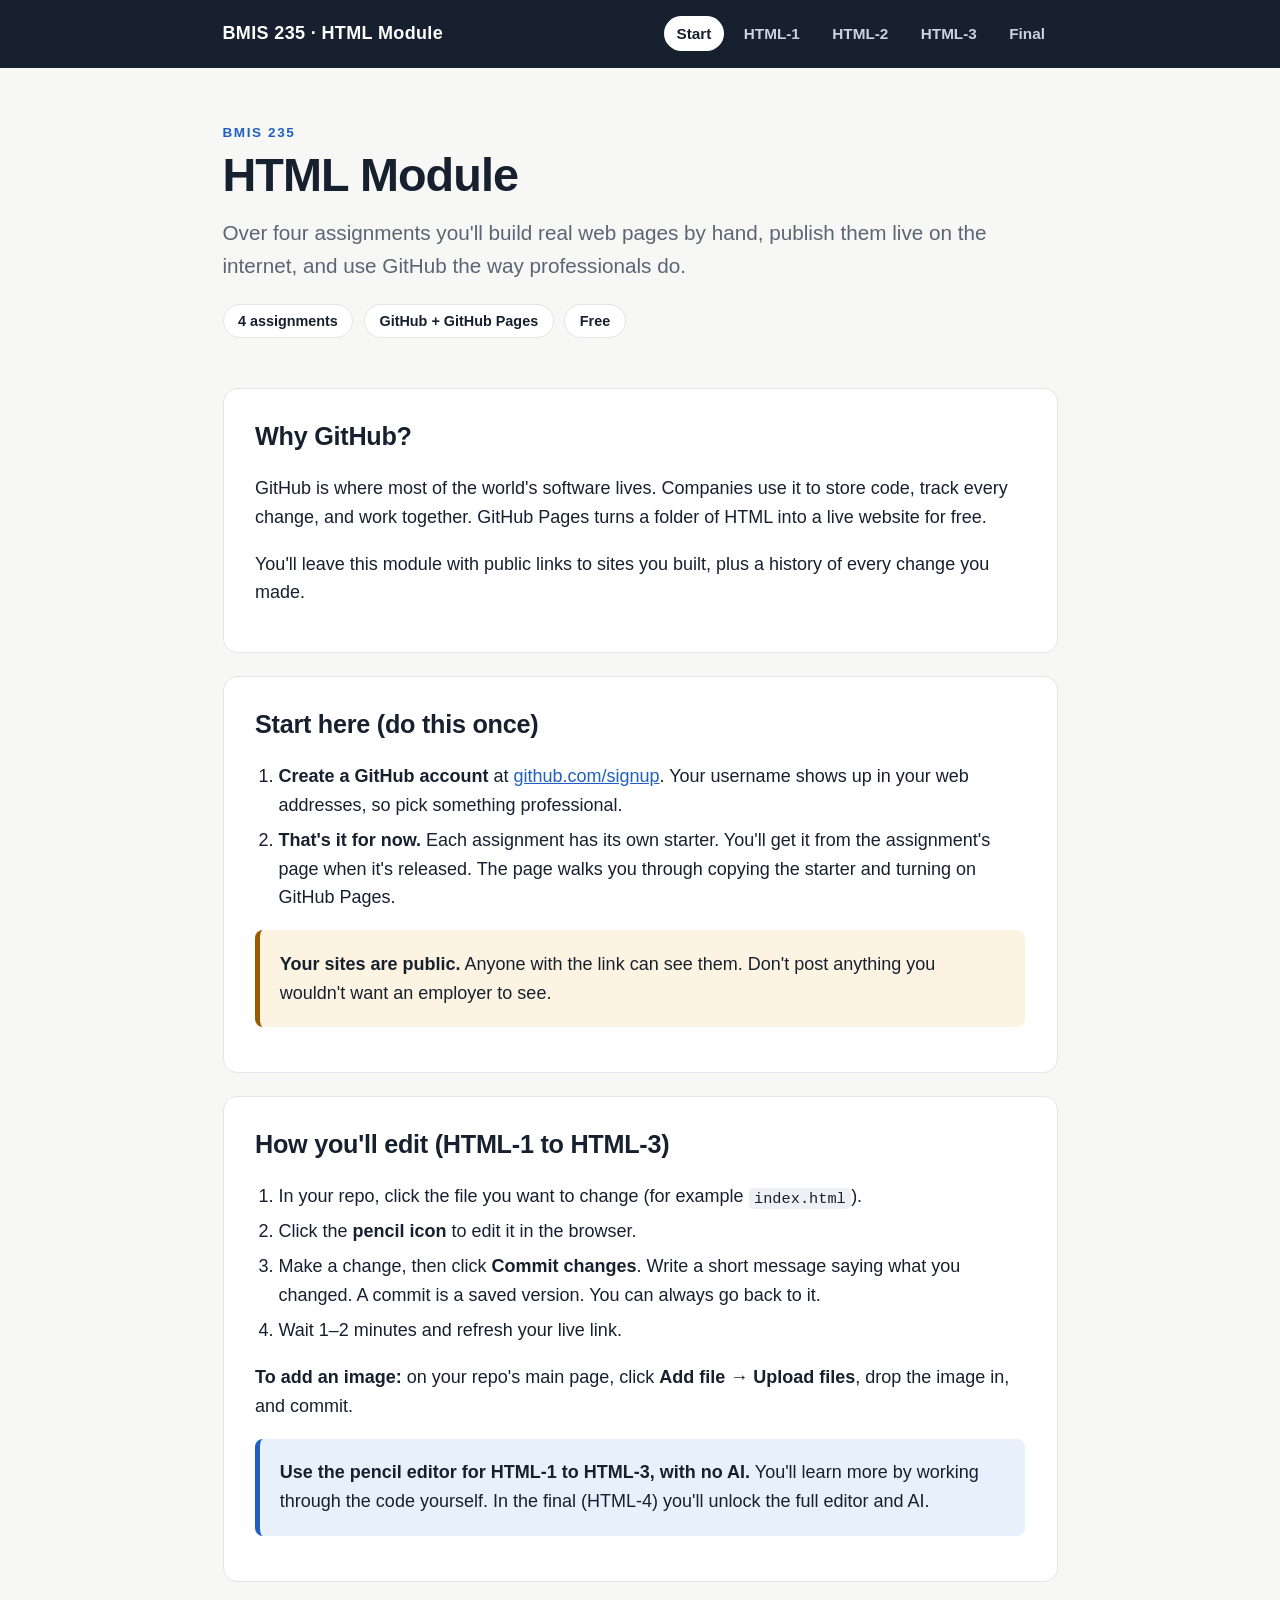
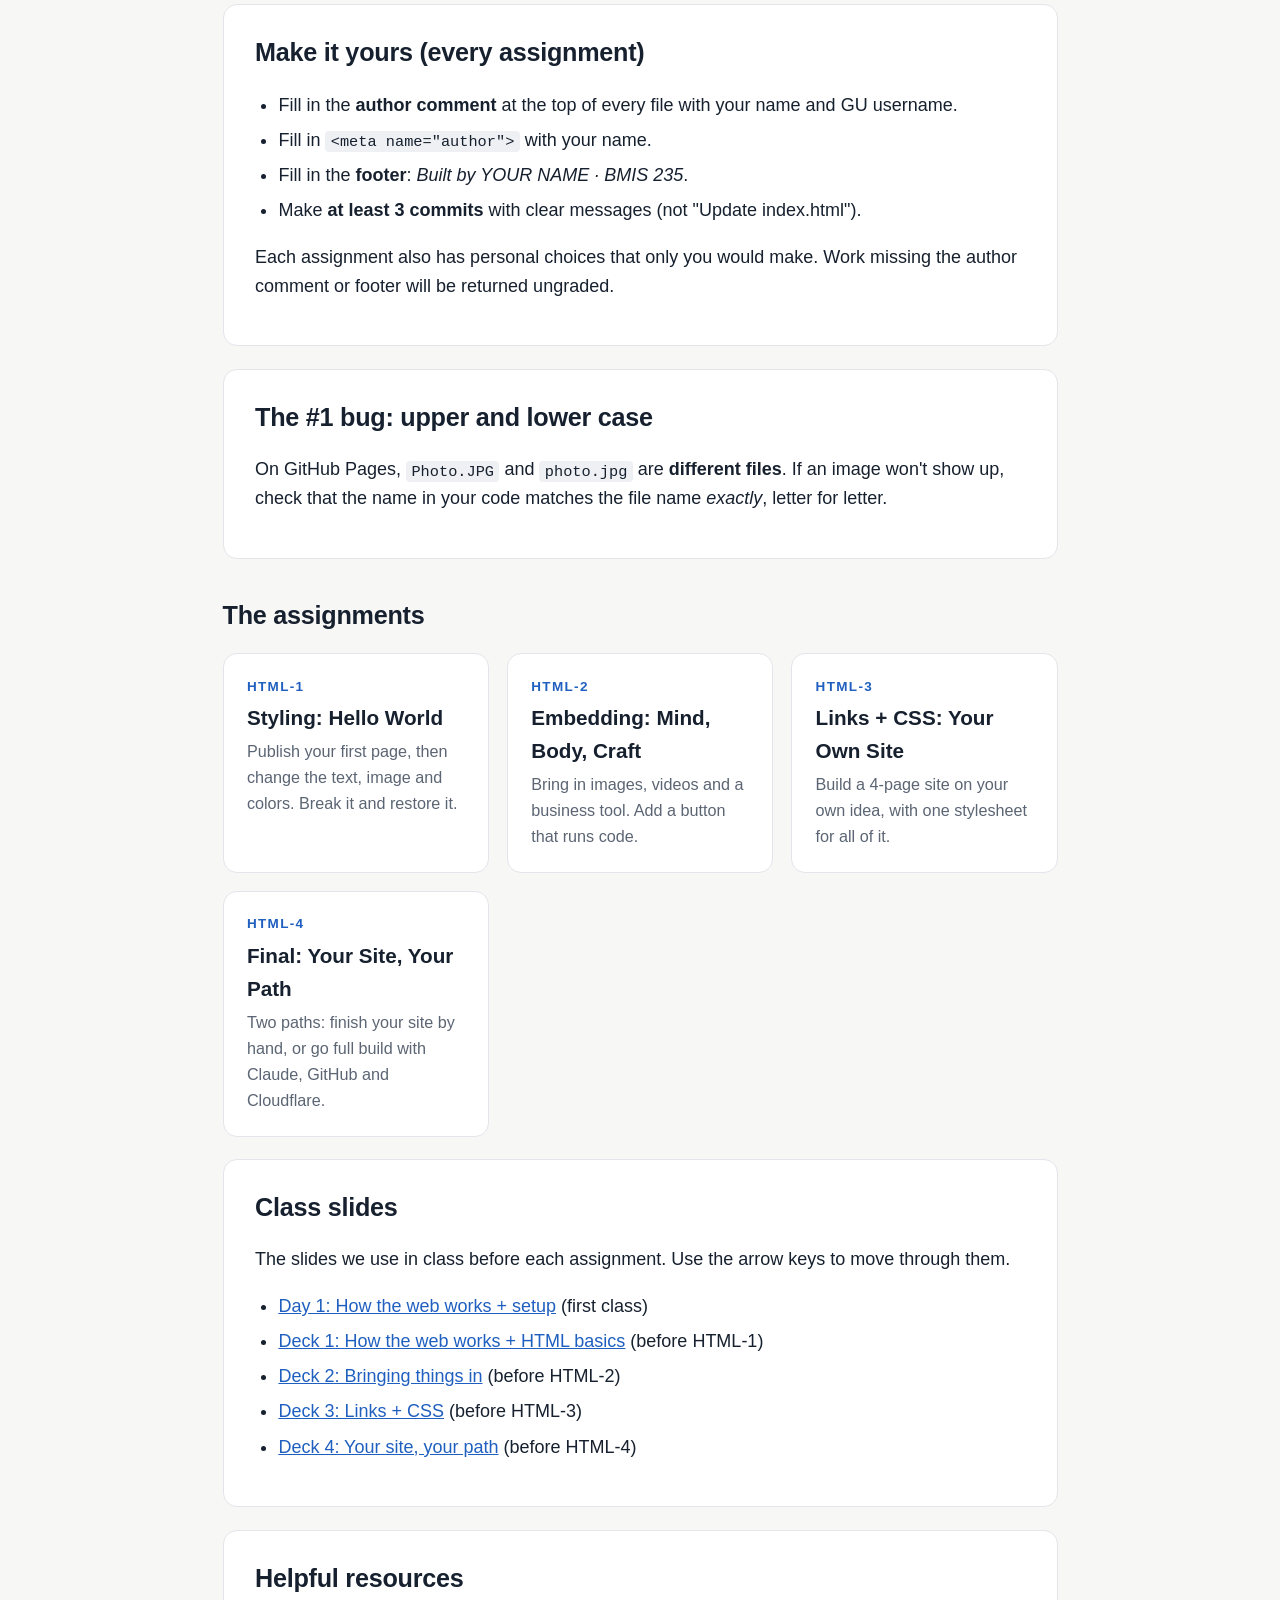
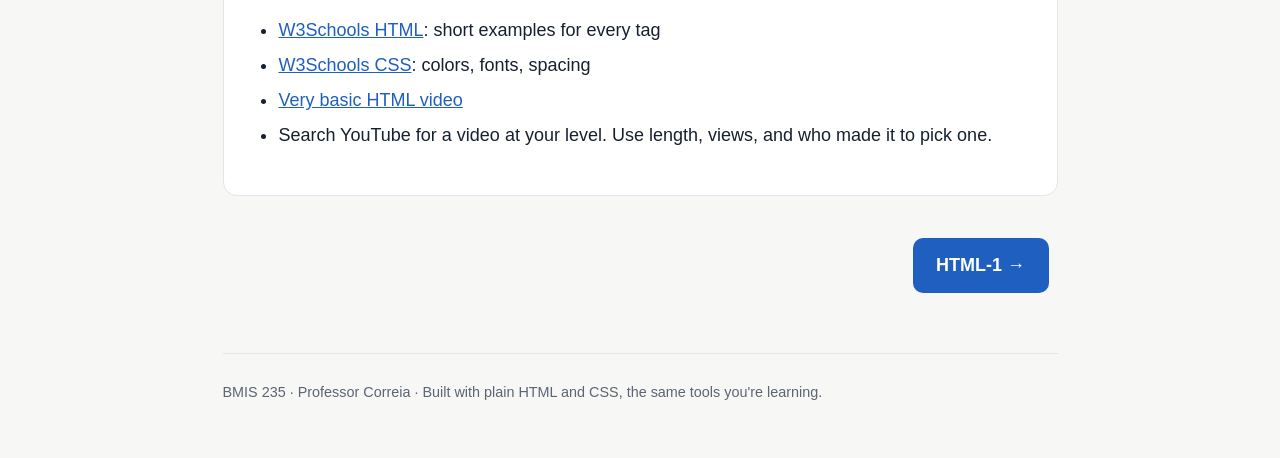
<file: index.html>
<!DOCTYPE html>
<html lang="en">
<head>
<meta charset="utf-8">
<meta name="viewport" content="width=device-width, initial-scale=1">
<meta name="author" content="John Correia">
<title>Start · BMIS 235 HTML Module</title>
<link rel="stylesheet" href="style.css">
</head>
<body>
<div class="top"><div class="wrap">
  <a class="brand" href="index.html">BMIS 235 · HTML Module</a>
  <nav class="nav"><a href="index.html" class="on">Start</a><a href="html-1.html">HTML-1</a><a href="html-2.html">HTML-2</a><a href="html-3.html">HTML-3</a><a href="html-4.html">Final</a></nav>
</div></div>
<main class="wrap">
<div class="hero">
<p class="kicker">BMIS 235</p>
<h1>HTML Module</h1>
<p class="lede">Over four assignments you'll build real web pages by hand, publish them live on the internet, and use GitHub the way professionals do.</p>
<div class="meta"><span class="pill">4 assignments</span><span class="pill">GitHub + GitHub Pages</span><span class="pill">Free</span></div>
</div><section class="block"><h2>Why GitHub?</h2><p>GitHub is where most of the world's software lives. Companies use it to store code, track every change, and work together. GitHub Pages turns a folder of HTML into a live website for free.</p>
<p>You'll leave this module with public links to sites you built, plus a history of every change you made.</p></section><section class="block"><h2>Start here (do this once)</h2><ol>
<li><strong>Create a GitHub account</strong> at <a href="https://github.com/signup">github.com/signup</a>. Your username shows up in your web addresses, so pick something professional.</li>
<li><strong>That's it for now.</strong> Each assignment has its own starter. You'll get it from the assignment's page when it's released. The page walks you through copying the starter and turning on GitHub Pages.</li>
</ol>
<div class="callout warn"><p><strong>Your sites are public.</strong> Anyone with the link can see them. Don't post anything you wouldn't want an employer to see.</p></div></section><section class="block"><h2>How you'll edit (HTML-1 to HTML-3)</h2><ol>
<li>In your repo, click the file you want to change (for example <code>index.html</code>).</li>
<li>Click the <strong>pencil icon</strong> to edit it in the browser.</li>
<li>Make a change, then click <strong>Commit changes</strong>. Write a short message saying what you changed. A commit is a saved version. You can always go back to it.</li>
<li>Wait 1–2 minutes and refresh your live link.</li>
</ol>
<p><strong>To add an image:</strong> on your repo's main page, click <strong>Add file → Upload files</strong>, drop the image in, and commit.</p>
<div class="callout"><p><strong>Use the pencil editor for HTML-1 to HTML-3, with no AI.</strong> You'll learn more by working through the code yourself. In the final (HTML-4) you'll unlock the full editor and AI.</p></div></section><section class="block"><h2>Make it yours (every assignment)</h2><ul>
<li>Fill in the <strong>author comment</strong> at the top of every file with your name and GU username.</li>
<li>Fill in <code>&lt;meta name="author"&gt;</code> with your name.</li>
<li>Fill in the <strong>footer</strong>: <em>Built by YOUR NAME · BMIS 235</em>.</li>
<li>Make <strong>at least 3 commits</strong> with clear messages (not "Update index.html").</li>
</ul><p>Each assignment also has personal choices that only you would make. Work missing the author comment or footer will be returned ungraded.</p></section><section class="block"><h2>The #1 bug: upper and lower case</h2><p>On GitHub Pages, <code>Photo.JPG</code> and <code>photo.jpg</code> are <strong>different files</strong>. If an image won't show up, check that the name in your code matches the file name <em>exactly</em>, letter for letter.</p></section><h2 style="margin-top:2rem">The assignments</h2><div class="cards"><a class="card" href="html-1.html"><div class="num">HTML-1</div><h3>Styling: Hello World</h3><p>Publish your first page, then change the text, image and colors. Break it and restore it.</p></a><a class="card" href="html-2.html"><div class="num">HTML-2</div><h3>Embedding: Mind, Body, Craft</h3><p>Bring in images, videos and a business tool. Add a button that runs code.</p></a><a class="card" href="html-3.html"><div class="num">HTML-3</div><h3>Links + CSS: Your Own Site</h3><p>Build a 4-page site on your own idea, with one stylesheet for all of it.</p></a><a class="card" href="html-4.html"><div class="num">HTML-4</div><h3>Final: Your Site, Your Path</h3><p>Two paths: finish your site by hand, or go full build with Claude, GitHub and Cloudflare.</p></a></div><section class="block"><h2>Class slides</h2><p>The slides we use in class before each assignment. Use the arrow keys to move through them.</p><ul>
<li><a href="slides/intro.html">Day 1: How the web works + setup</a> (first class)</li>
<li><a href="slides/html-1.html">Deck 1: How the web works + HTML basics</a> (before HTML-1)</li>
<li><a href="slides/html-2.html">Deck 2: Bringing things in</a> (before HTML-2)</li>
<li><a href="slides/html-3.html">Deck 3: Links + CSS</a> (before HTML-3)</li>
<li><a href="slides/html-4.html">Deck 4: Your site, your path</a> (before HTML-4)</li>
</ul></section><section class="block"><h2>Helpful resources</h2><ul>
<li><a href="https://www.w3schools.com/html/">W3Schools HTML</a>: short examples for every tag</li>
<li><a href="https://www.w3schools.com/css/">W3Schools CSS</a>: colors, fonts, spacing</li>
<li><a href="https://www.youtube.com/watch?v=it1rTvBcfRg">Very basic HTML video</a></li>
<li>Search YouTube for a video at your level. Use length, views, and who made it to pick one.</li>
</ul></section>
<div class="next"><span></span><a class="btn" href="html-1.html">HTML-1 &rarr;</a></div>
</main>
<div class="wrap"><footer>BMIS 235 · Professor Correia · Built with plain HTML and CSS, the same tools you're learning.</footer></div>
</body>
</html>
</file>
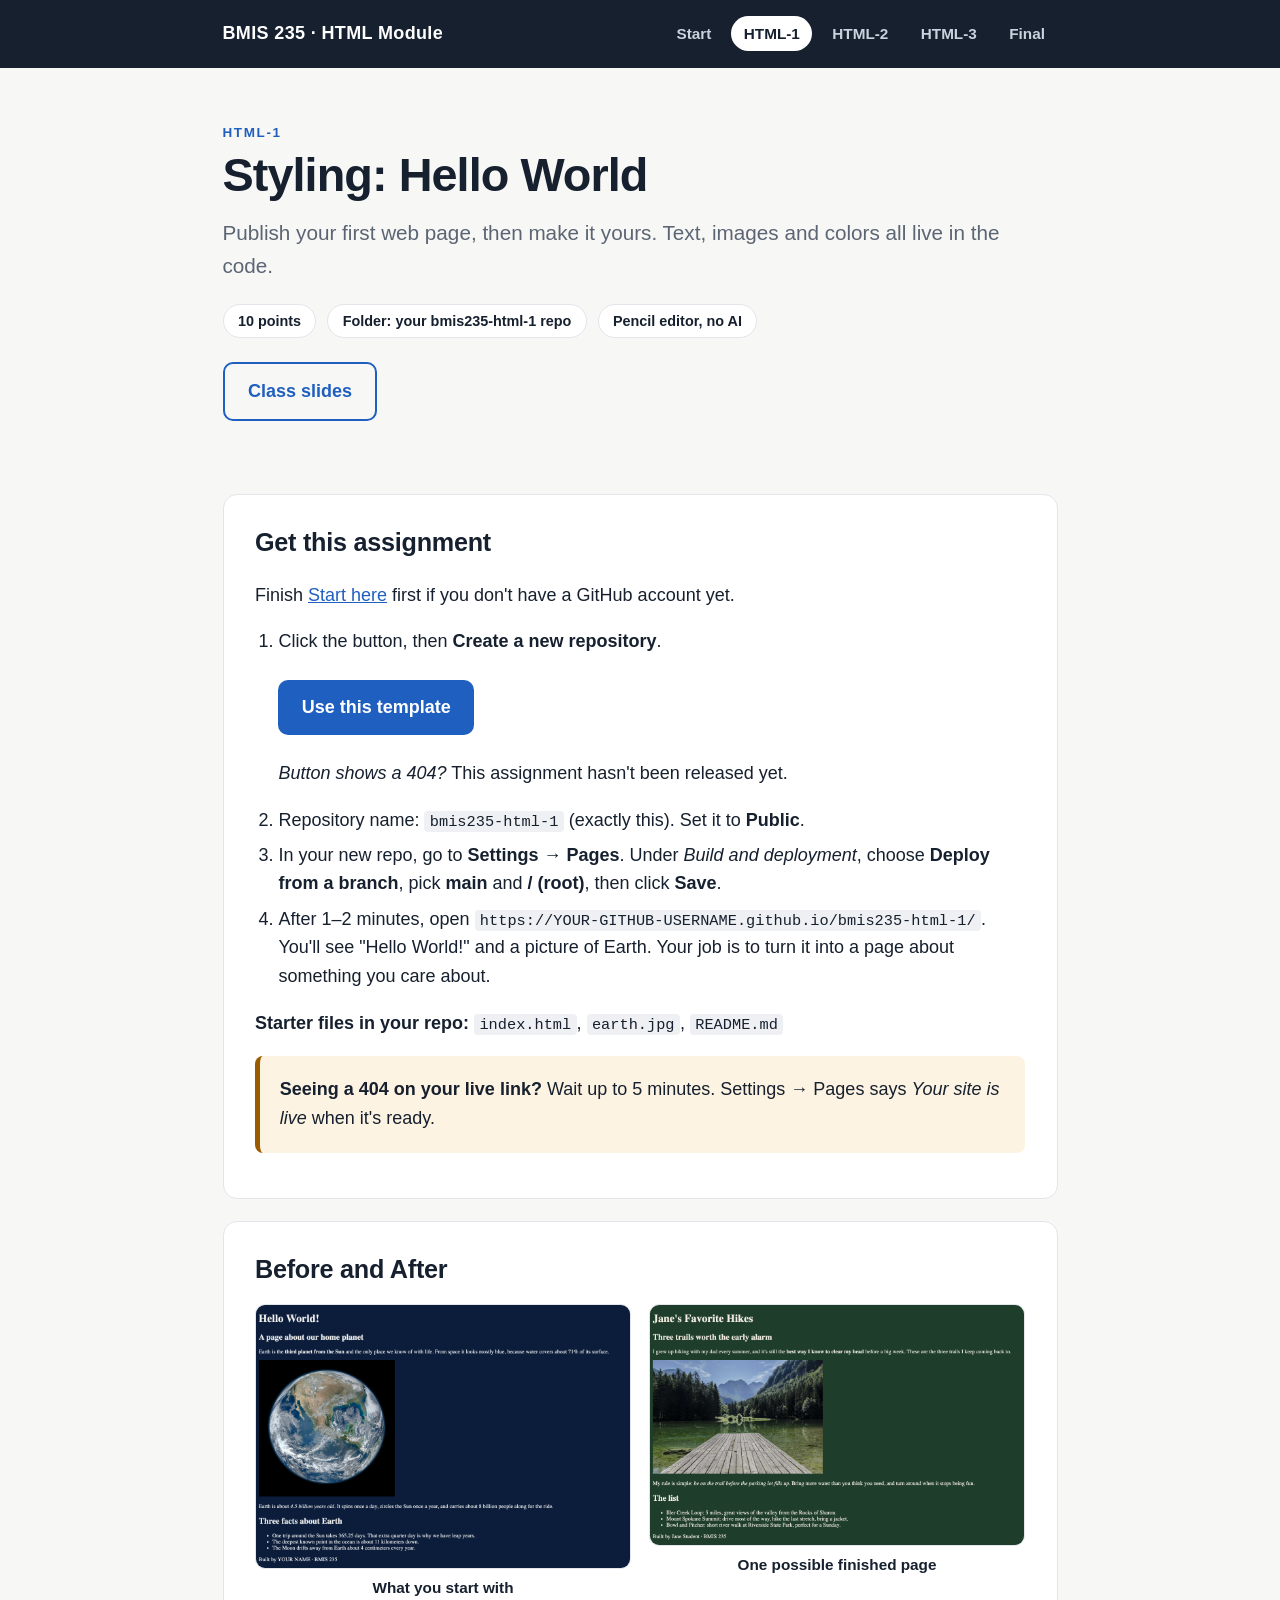
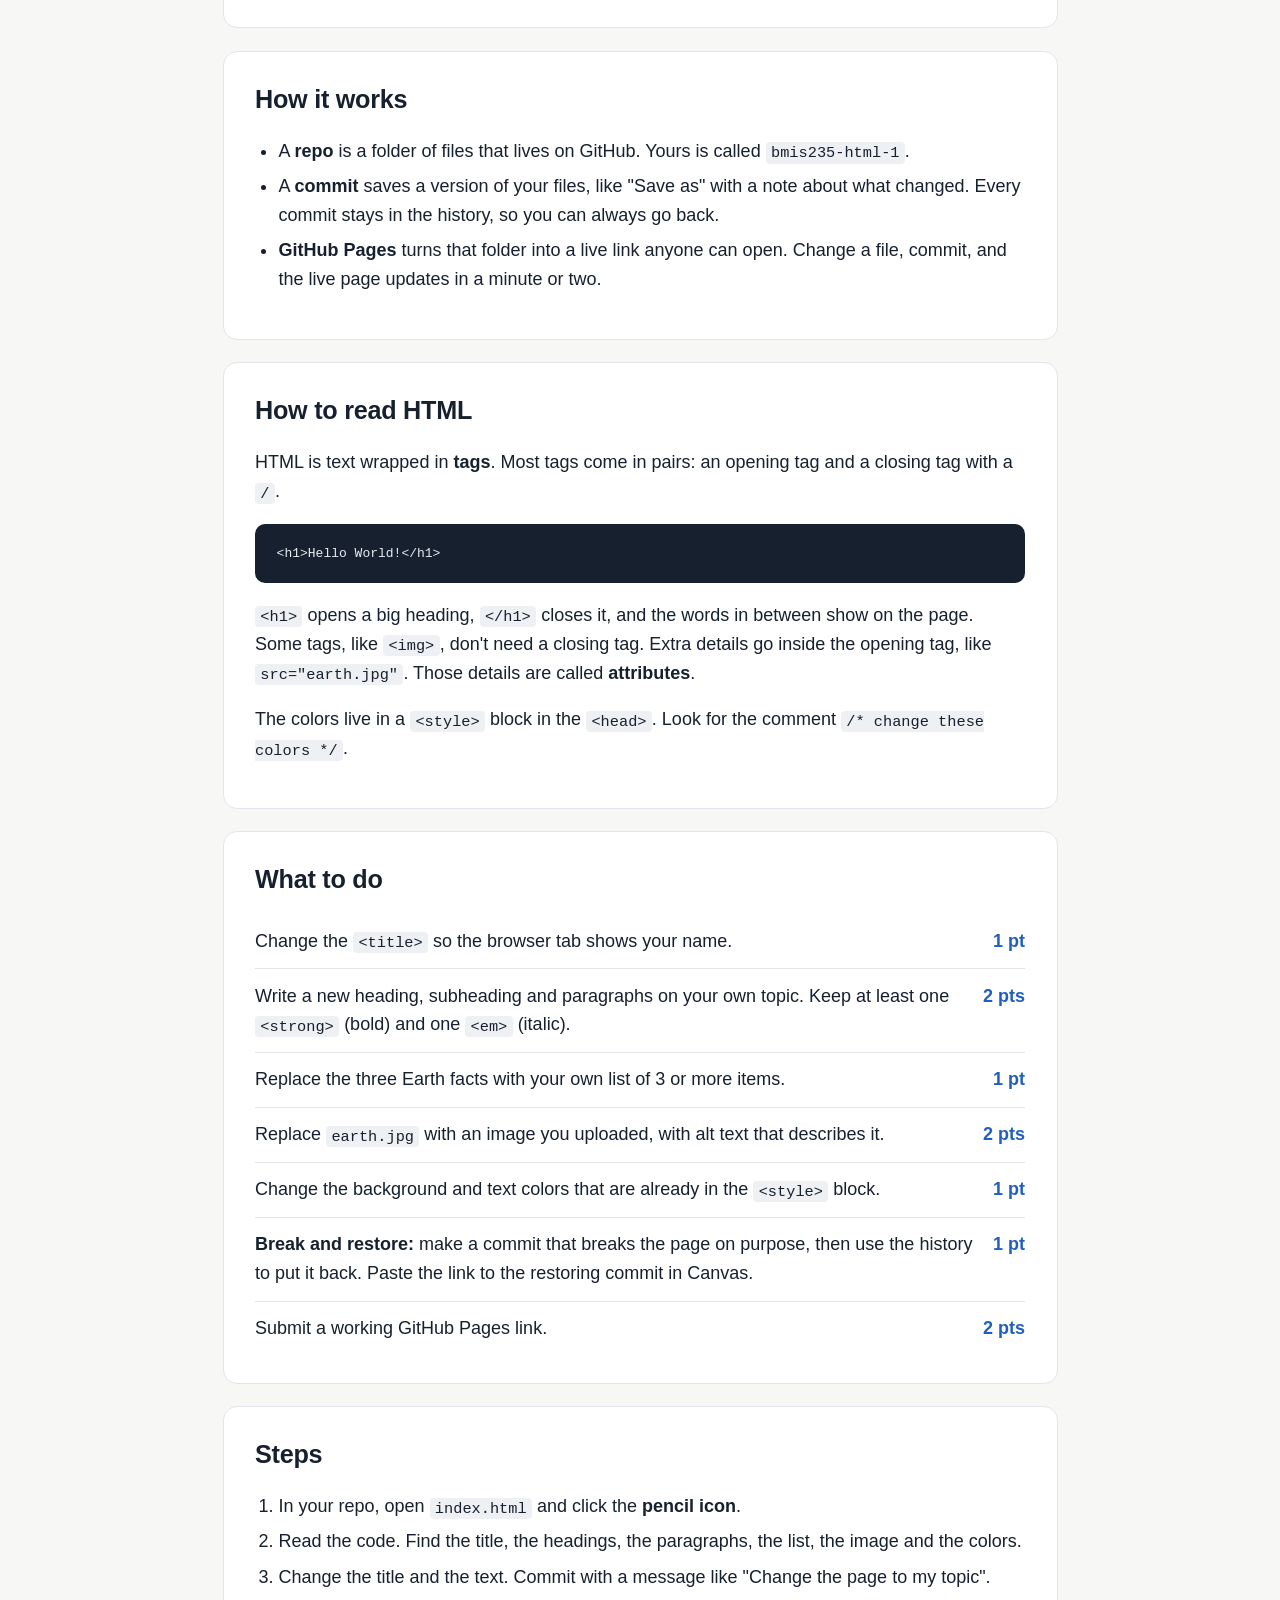
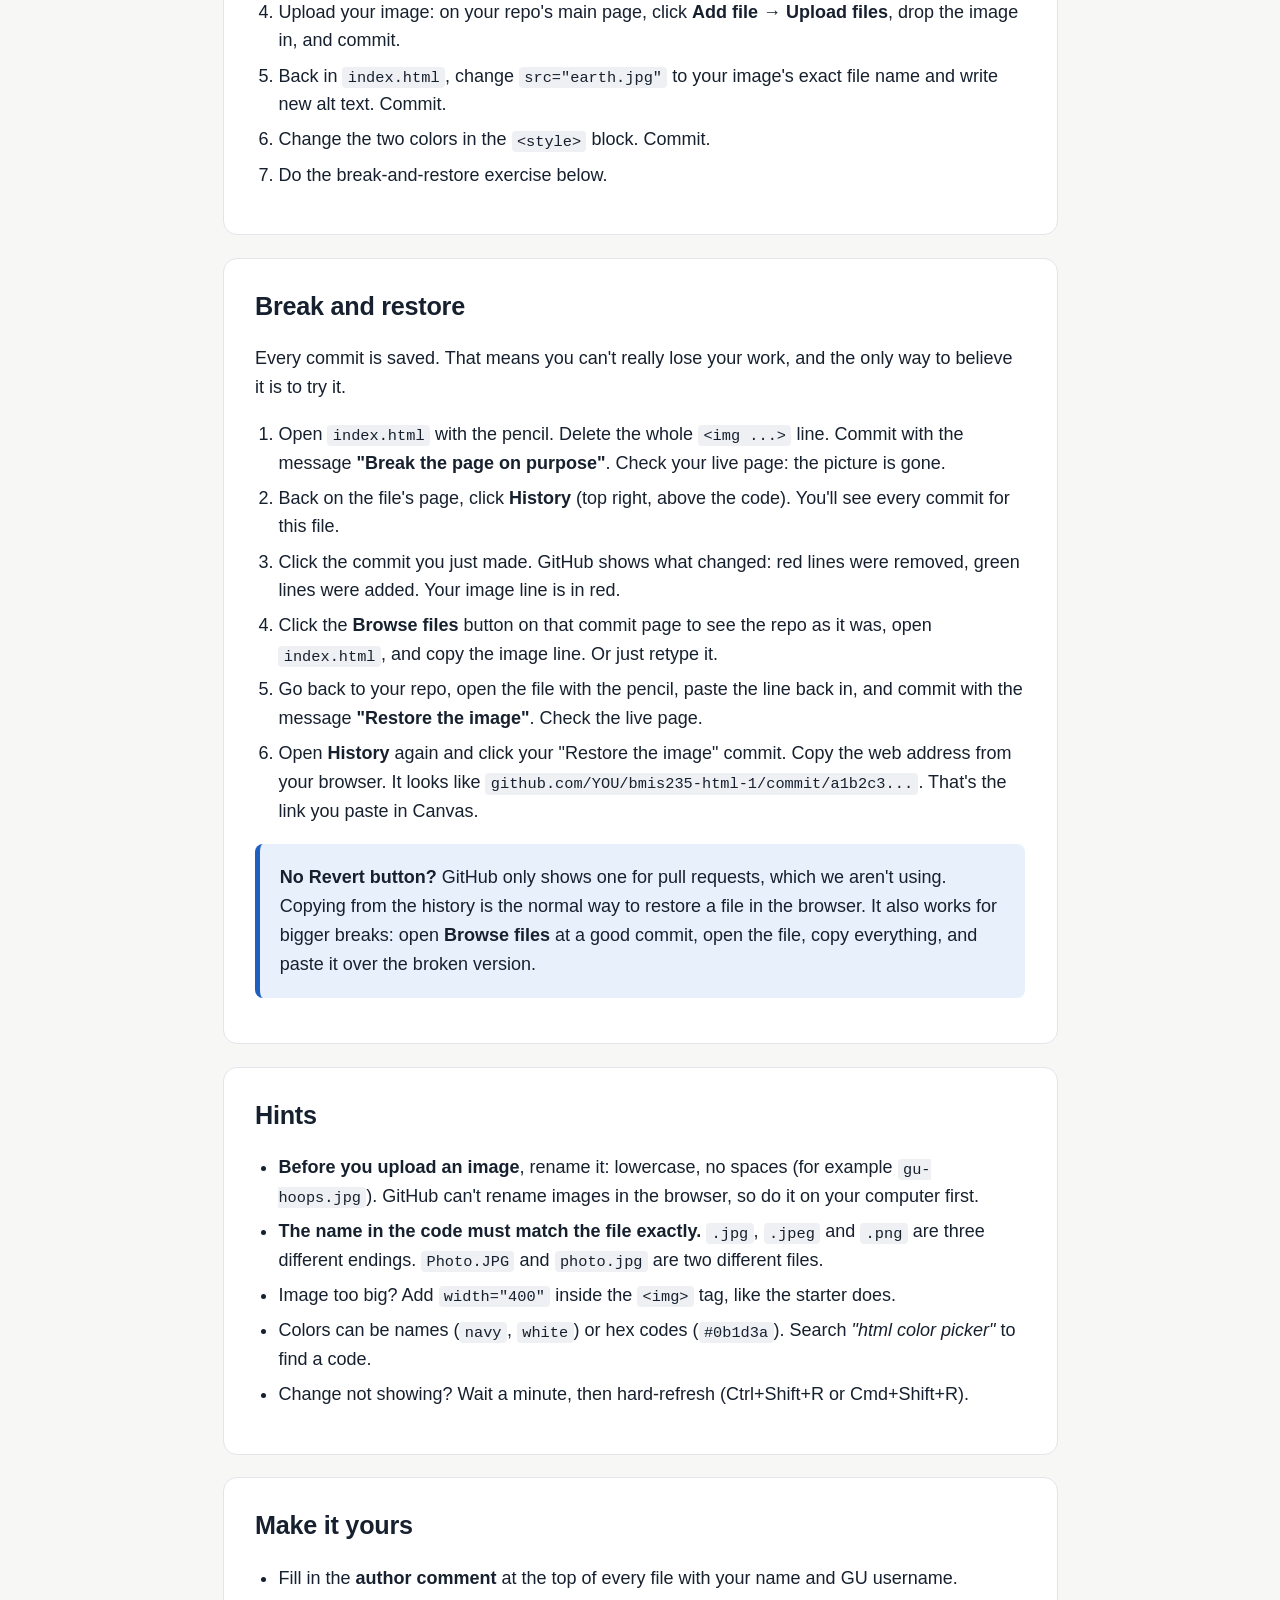
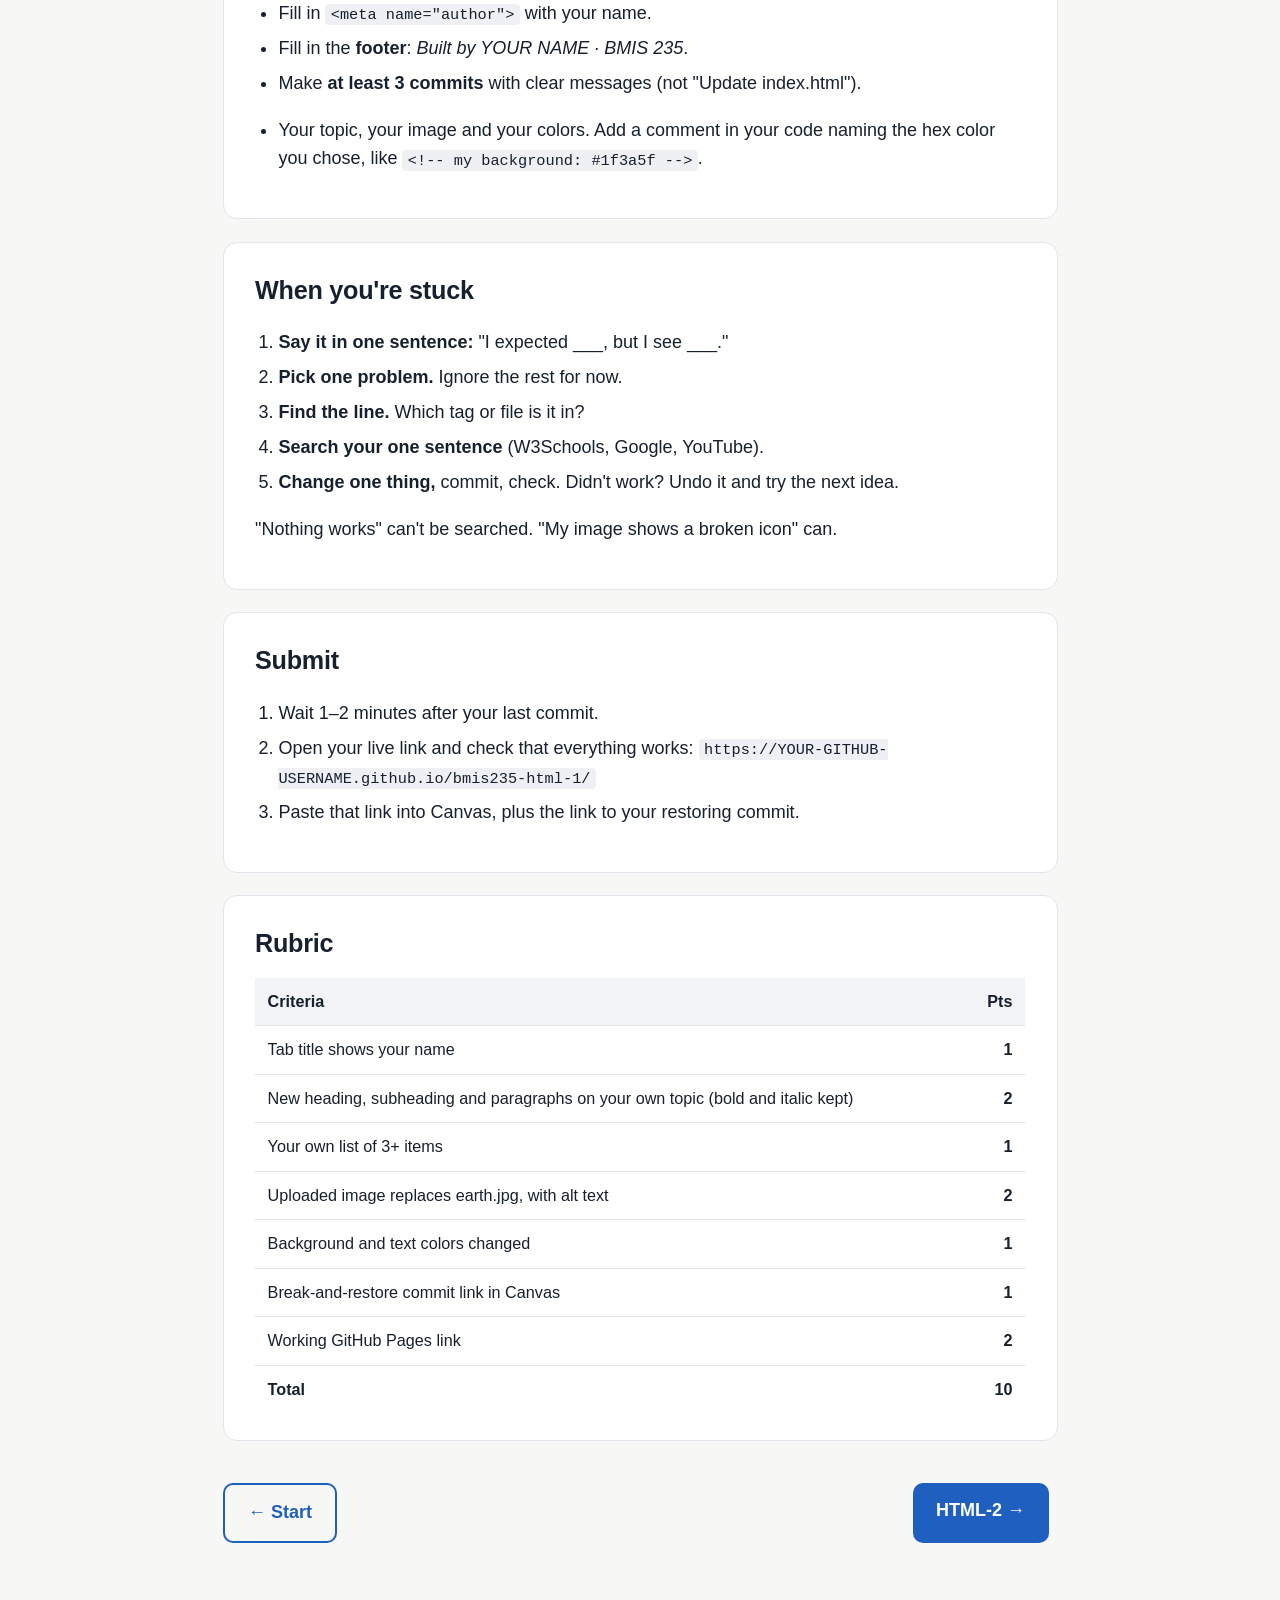
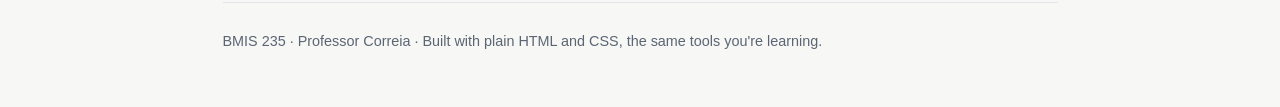
<file: html-1.html>
<!DOCTYPE html>
<html lang="en">
<head>
<meta charset="utf-8">
<meta name="viewport" content="width=device-width, initial-scale=1">
<meta name="author" content="John Correia">
<title>HTML-1 · BMIS 235 HTML Module</title>
<link rel="stylesheet" href="style.css">
</head>
<body>
<div class="top"><div class="wrap">
  <a class="brand" href="index.html">BMIS 235 · HTML Module</a>
  <nav class="nav"><a href="index.html">Start</a><a href="html-1.html" class="on">HTML-1</a><a href="html-2.html">HTML-2</a><a href="html-3.html">HTML-3</a><a href="html-4.html">Final</a></nav>
</div></div>
<main class="wrap">
<div class="hero">
<p class="kicker">HTML-1</p>
<h1>Styling: Hello World</h1>
<p class="lede">Publish your first web page, then make it yours. Text, images and colors all live in the code.</p>
<div class="meta"><span class="pill">10 points</span><span class="pill">Folder: your bmis235-html-1 repo</span><span class="pill">Pencil editor, no AI</span></div>
<p><a class="btn ghost" href="slides/intro.html">Class slides</a></p>
</div><section class="block"><h2>Get this assignment</h2><p>Finish <a href="index.html">Start here</a> first if you don't have a GitHub account yet.</p><ol>
<li>Click the button, then <strong>Create a new repository</strong>.
  <p><a class="btn" href="https://github.com/gu-27/bmis235-html-1/generate">Use this template</a></p>
  <p><em>Button shows a 404?</em> This assignment hasn't been released yet.</p></li>
<li>Repository name: <code>bmis235-html-1</code> (exactly this). Set it to <strong>Public</strong>.</li>
<li>In your new repo, go to <strong>Settings → Pages</strong>. Under <em>Build and deployment</em>, choose <strong>Deploy from a branch</strong>, pick <strong>main</strong> and <strong>/ (root)</strong>, then click <strong>Save</strong>.</li>
<li>After 1–2 minutes, open <code>https://YOUR-GITHUB-USERNAME.github.io/bmis235-html-1/</code>. You'll see "Hello World!" and a picture of Earth. Your job is to turn it into a page about something you care about.</li>
</ol>
<p><strong>Starter files in your repo:</strong> <code>index.html</code>, <code>earth.jpg</code>, <code>README.md</code></p>
<div class="callout warn"><p><strong>Seeing a 404 on your live link?</strong> Wait up to 5 minutes. Settings → Pages says <em>Your site is live</em> when it's ready.</p></div></section><section class="block"><h2>Before and After</h2><div class="ba">
<figure><a href="img/html-1-before.png" target="_blank"><img src="img/html-1-before.png" alt="The starter page: Hello World with a photo of Earth on a dark blue background"></a><figcaption>What you start with</figcaption></figure>
<figure><a href="img/html-1-after.png" target="_blank"><img src="img/html-1-after.png" alt="A finished page by a student about their favorite hikes, with their own photo, list and colors"></a><figcaption>One possible finished page</figcaption></figure>
</div></section><section class="block"><h2>How it works</h2><ul>
<li>A <strong>repo</strong> is a folder of files that lives on GitHub. Yours is called <code>bmis235-html-1</code>.</li>
<li>A <strong>commit</strong> saves a version of your files, like "Save as" with a note about what changed. Every commit stays in the history, so you can always go back.</li>
<li><strong>GitHub Pages</strong> turns that folder into a live link anyone can open. Change a file, commit, and the live page updates in a minute or two.</li>
</ul></section><section class="block"><h2>How to read HTML</h2><p>HTML is text wrapped in <strong>tags</strong>. Most tags come in pairs: an opening tag and a closing tag with a <code>/</code>.</p>
<pre><code>&lt;h1&gt;Hello World!&lt;/h1&gt;</code></pre>
<p><code>&lt;h1&gt;</code> opens a big heading, <code>&lt;/h1&gt;</code> closes it, and the words in between show on the page. Some tags, like <code>&lt;img&gt;</code>, don't need a closing tag. Extra details go inside the opening tag, like <code>src="earth.jpg"</code>. Those details are called <strong>attributes</strong>.</p>
<p>The colors live in a <code>&lt;style&gt;</code> block in the <code>&lt;head&gt;</code>. Look for the comment <code>/* change these colors */</code>.</p></section><section class="block"><h2>What to do</h2><ul class="tasks"><li><span>Change the <code>&lt;title&gt;</code> so the browser tab shows your name.</span><span class="pts">1 pt</span></li><li><span>Write a new heading, subheading and paragraphs on your own topic. Keep at least one <code>&lt;strong&gt;</code> (bold) and one <code>&lt;em&gt;</code> (italic).</span><span class="pts">2 pts</span></li><li><span>Replace the three Earth facts with your own list of 3 or more items.</span><span class="pts">1 pt</span></li><li><span>Replace <code>earth.jpg</code> with an image you uploaded, with alt text that describes it.</span><span class="pts">2 pts</span></li><li><span>Change the background and text colors that are already in the <code>&lt;style&gt;</code> block.</span><span class="pts">1 pt</span></li><li><span><strong>Break and restore:</strong> make a commit that breaks the page on purpose, then use the history to put it back. Paste the link to the restoring commit in Canvas.</span><span class="pts">1 pt</span></li><li><span>Submit a working GitHub Pages link.</span><span class="pts">2 pts</span></li></ul></section><section class="block"><h2>Steps</h2><ol>
<li>In your repo, open <code>index.html</code> and click the <strong>pencil icon</strong>.</li>
<li>Read the code. Find the title, the headings, the paragraphs, the list, the image and the colors.</li>
<li>Change the title and the text. Commit with a message like "Change the page to my topic".</li>
<li>Upload your image: on your repo's main page, click <strong>Add file → Upload files</strong>, drop the image in, and commit.</li>
<li>Back in <code>index.html</code>, change <code>src="earth.jpg"</code> to your image's exact file name and write new alt text. Commit.</li>
<li>Change the two colors in the <code>&lt;style&gt;</code> block. Commit.</li>
<li>Do the break-and-restore exercise below.</li>
</ol></section><section class="block"><h2>Break and restore</h2><p>Every commit is saved. That means you can't really lose your work, and the only way to believe it is to try it.</p>
<ol>
<li>Open <code>index.html</code> with the pencil. Delete the whole <code>&lt;img ...&gt;</code> line. Commit with the message <strong>"Break the page on purpose"</strong>. Check your live page: the picture is gone.</li>
<li>Back on the file's page, click <strong>History</strong> (top right, above the code). You'll see every commit for this file.</li>
<li>Click the commit you just made. GitHub shows what changed: red lines were removed, green lines were added. Your image line is in red.</li>
<li>Click the <strong>Browse files</strong> button on that commit page to see the repo as it was, open <code>index.html</code>, and copy the image line. Or just retype it.</li>
<li>Go back to your repo, open the file with the pencil, paste the line back in, and commit with the message <strong>"Restore the image"</strong>. Check the live page.</li>
<li>Open <strong>History</strong> again and click your "Restore the image" commit. Copy the web address from your browser. It looks like <code>github.com/YOU/bmis235-html-1/commit/a1b2c3...</code>. That's the link you paste in Canvas.</li>
</ol>
<div class="callout"><p><strong>No Revert button?</strong> GitHub only shows one for pull requests, which we aren't using. Copying from the history is the normal way to restore a file in the browser. It also works for bigger breaks: open <strong>Browse files</strong> at a good commit, open the file, copy everything, and paste it over the broken version.</p></div></section><section class="block"><h2>Hints</h2><ul>
<li><strong>Before you upload an image</strong>, rename it: lowercase, no spaces (for example <code>gu-hoops.jpg</code>). GitHub can't rename images in the browser, so do it on your computer first.</li>
<li><strong>The name in the code must match the file exactly.</strong> <code>.jpg</code>, <code>.jpeg</code> and <code>.png</code> are three different endings. <code>Photo.JPG</code> and <code>photo.jpg</code> are two different files.</li>
<li>Image too big? Add <code>width="400"</code> inside the <code>&lt;img&gt;</code> tag, like the starter does.</li>
<li>Colors can be names (<code>navy</code>, <code>white</code>) or hex codes (<code>#0b1d3a</code>). Search <em>"html color picker"</em> to find a code.</li>
<li>Change not showing? Wait a minute, then hard-refresh (Ctrl+Shift+R or Cmd+Shift+R).</li>
</ul></section><section class="block"><h2>Make it yours</h2><ul>
<li>Fill in the <strong>author comment</strong> at the top of every file with your name and GU username.</li>
<li>Fill in <code>&lt;meta name="author"&gt;</code> with your name.</li>
<li>Fill in the <strong>footer</strong>: <em>Built by YOUR NAME · BMIS 235</em>.</li>
<li>Make <strong>at least 3 commits</strong> with clear messages (not "Update index.html").</li>
</ul><ul><li>Your topic, your image and your colors. Add a comment in your code naming the hex color you chose, like <code>&lt;!-- my background: #1f3a5f --&gt;</code>.</li></ul></section><section class="block"><h2>When you're stuck</h2><ol>
<li><strong>Say it in one sentence:</strong> "I expected ___, but I see ___."</li>
<li><strong>Pick one problem.</strong> Ignore the rest for now.</li>
<li><strong>Find the line.</strong> Which tag or file is it in?</li>
<li><strong>Search your one sentence</strong> (W3Schools, Google, YouTube).</li>
<li><strong>Change one thing,</strong> commit, check. Didn't work? Undo it and try the next idea.</li>
</ol>
<p>"Nothing works" can't be searched. "My image shows a broken icon" can.</p></section><section class="block"><h2>Submit</h2><ol>
<li>Wait 1–2 minutes after your last commit.</li>
<li>Open your live link and check that everything works: <code>https://YOUR-GITHUB-USERNAME.github.io/bmis235-html-1/</code></li>
<li>Paste that link into Canvas, plus the link to your restoring commit.</li>
</ol></section><section class="block"><h2>Rubric</h2><table class="rubric"><tr><th>Criteria</th><th style="text-align:right">Pts</th></tr><tr><td>Tab title shows your name</td><td class='n'>1</td></tr><tr><td>New heading, subheading and paragraphs on your own topic (bold and italic kept)</td><td class='n'>2</td></tr><tr><td>Your own list of 3+ items</td><td class='n'>1</td></tr><tr><td>Uploaded image replaces earth.jpg, with alt text</td><td class='n'>2</td></tr><tr><td>Background and text colors changed</td><td class='n'>1</td></tr><tr><td>Break-and-restore commit link in Canvas</td><td class='n'>1</td></tr><tr><td>Working GitHub Pages link</td><td class='n'>2</td></tr><tr class="total"><td>Total</td><td class="n">10</td></tr></table></section>
<div class="next"><a class="btn ghost" href="index.html">&larr; Start</a><a class="btn" href="html-2.html">HTML-2 &rarr;</a></div>
</main>
<div class="wrap"><footer>BMIS 235 · Professor Correia · Built with plain HTML and CSS, the same tools you're learning.</footer></div>
</body>
</html>
</file>
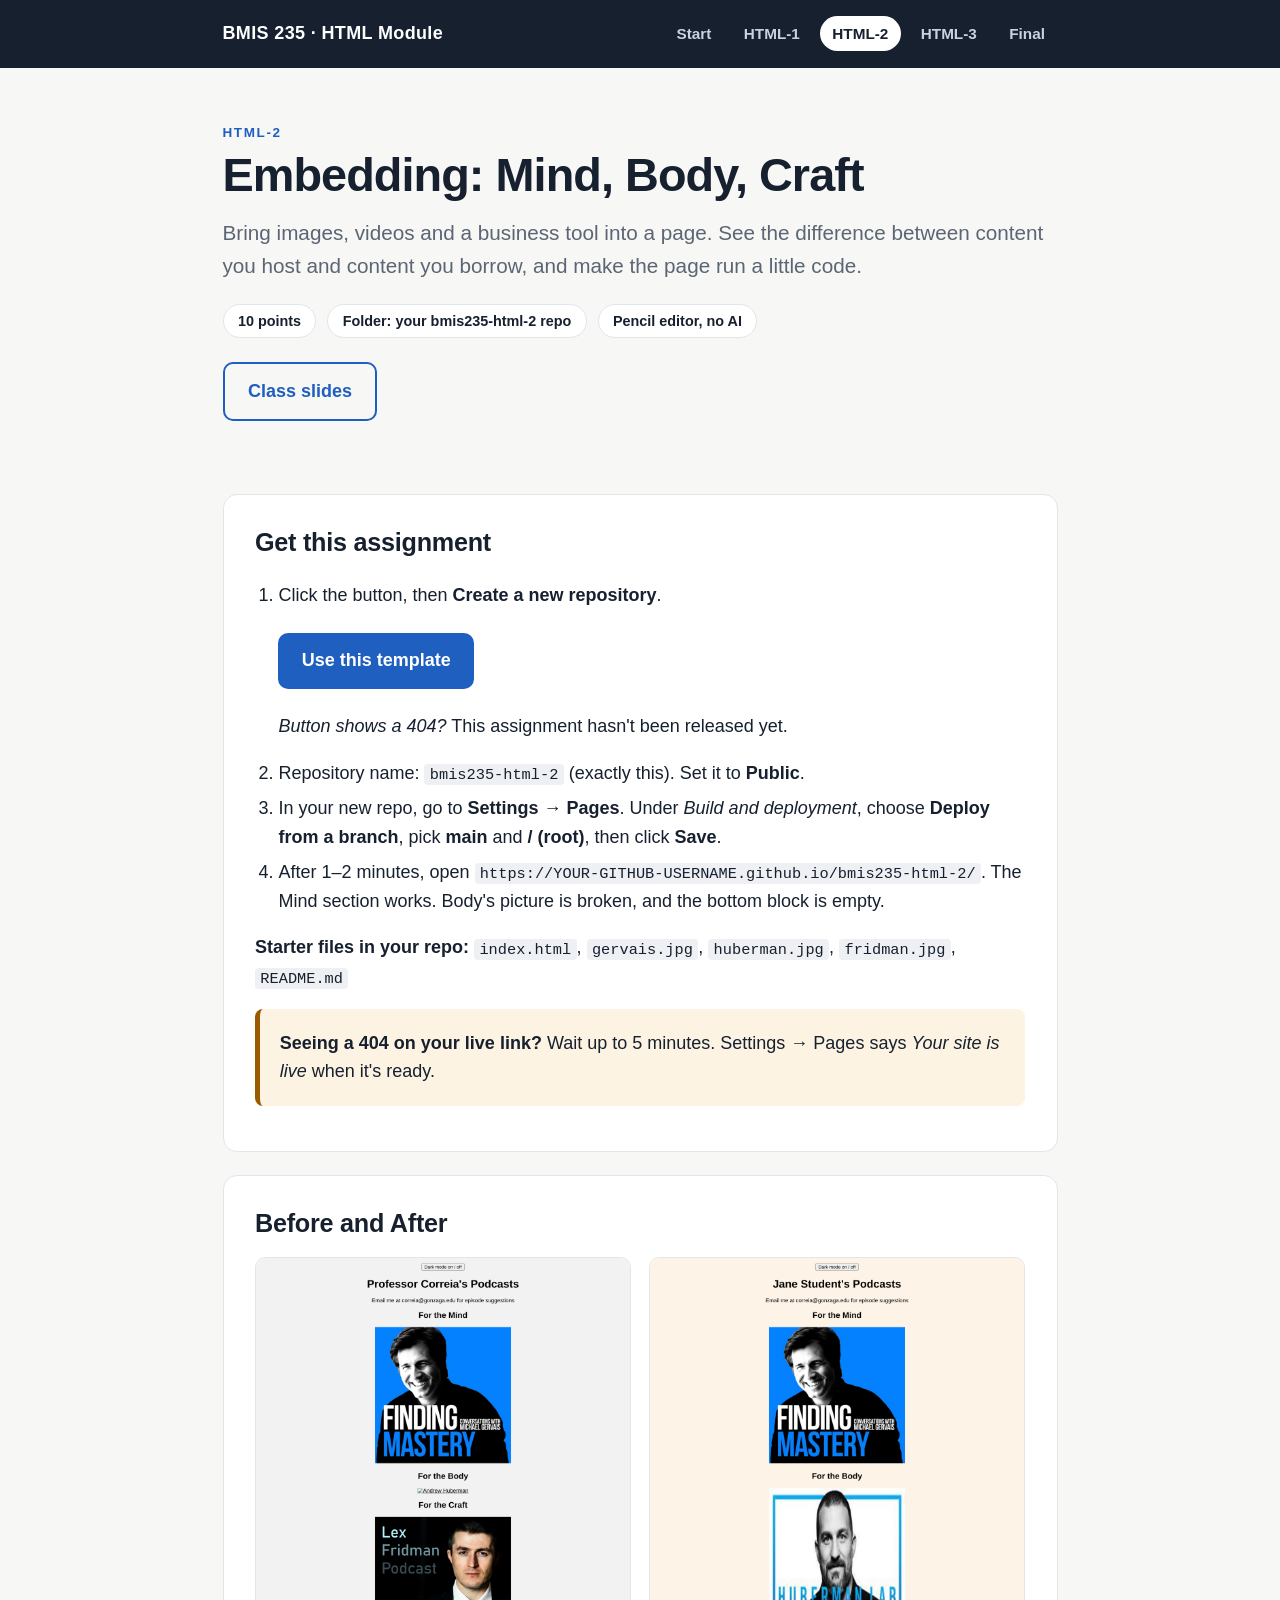
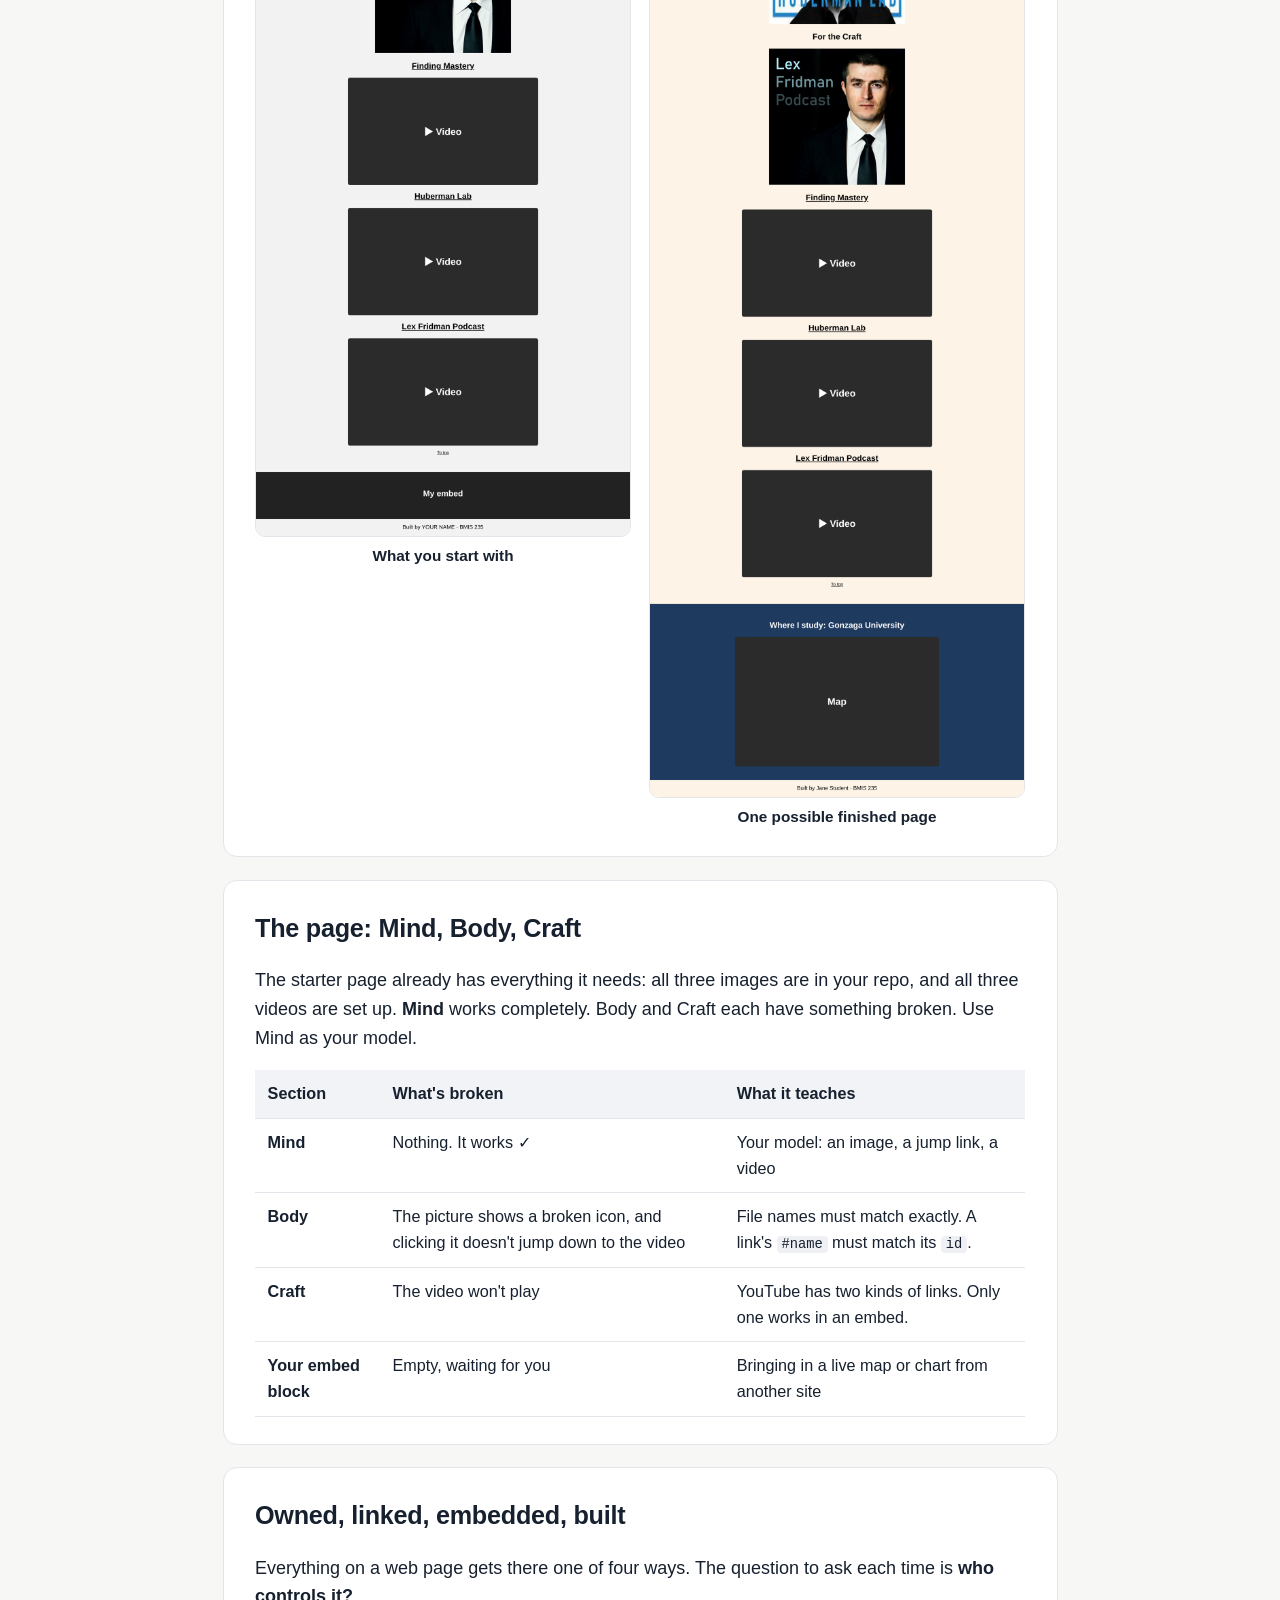
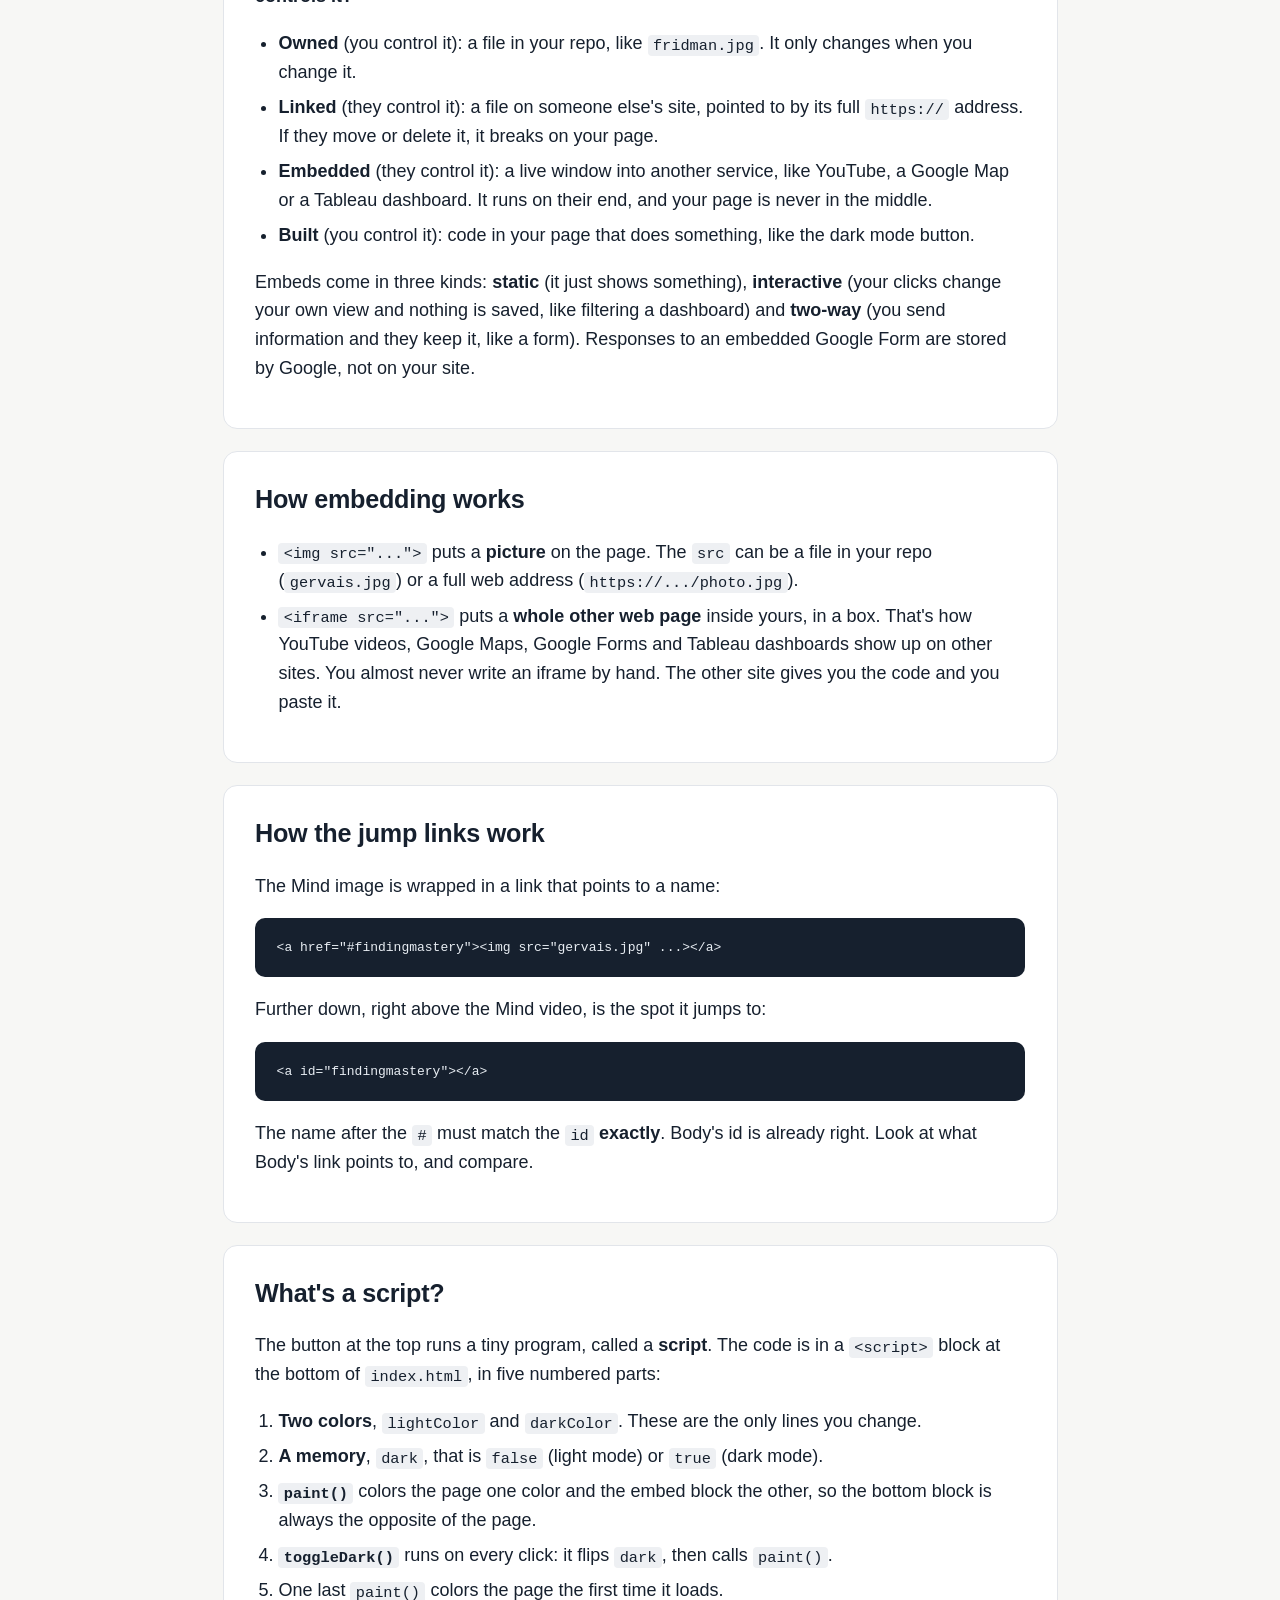
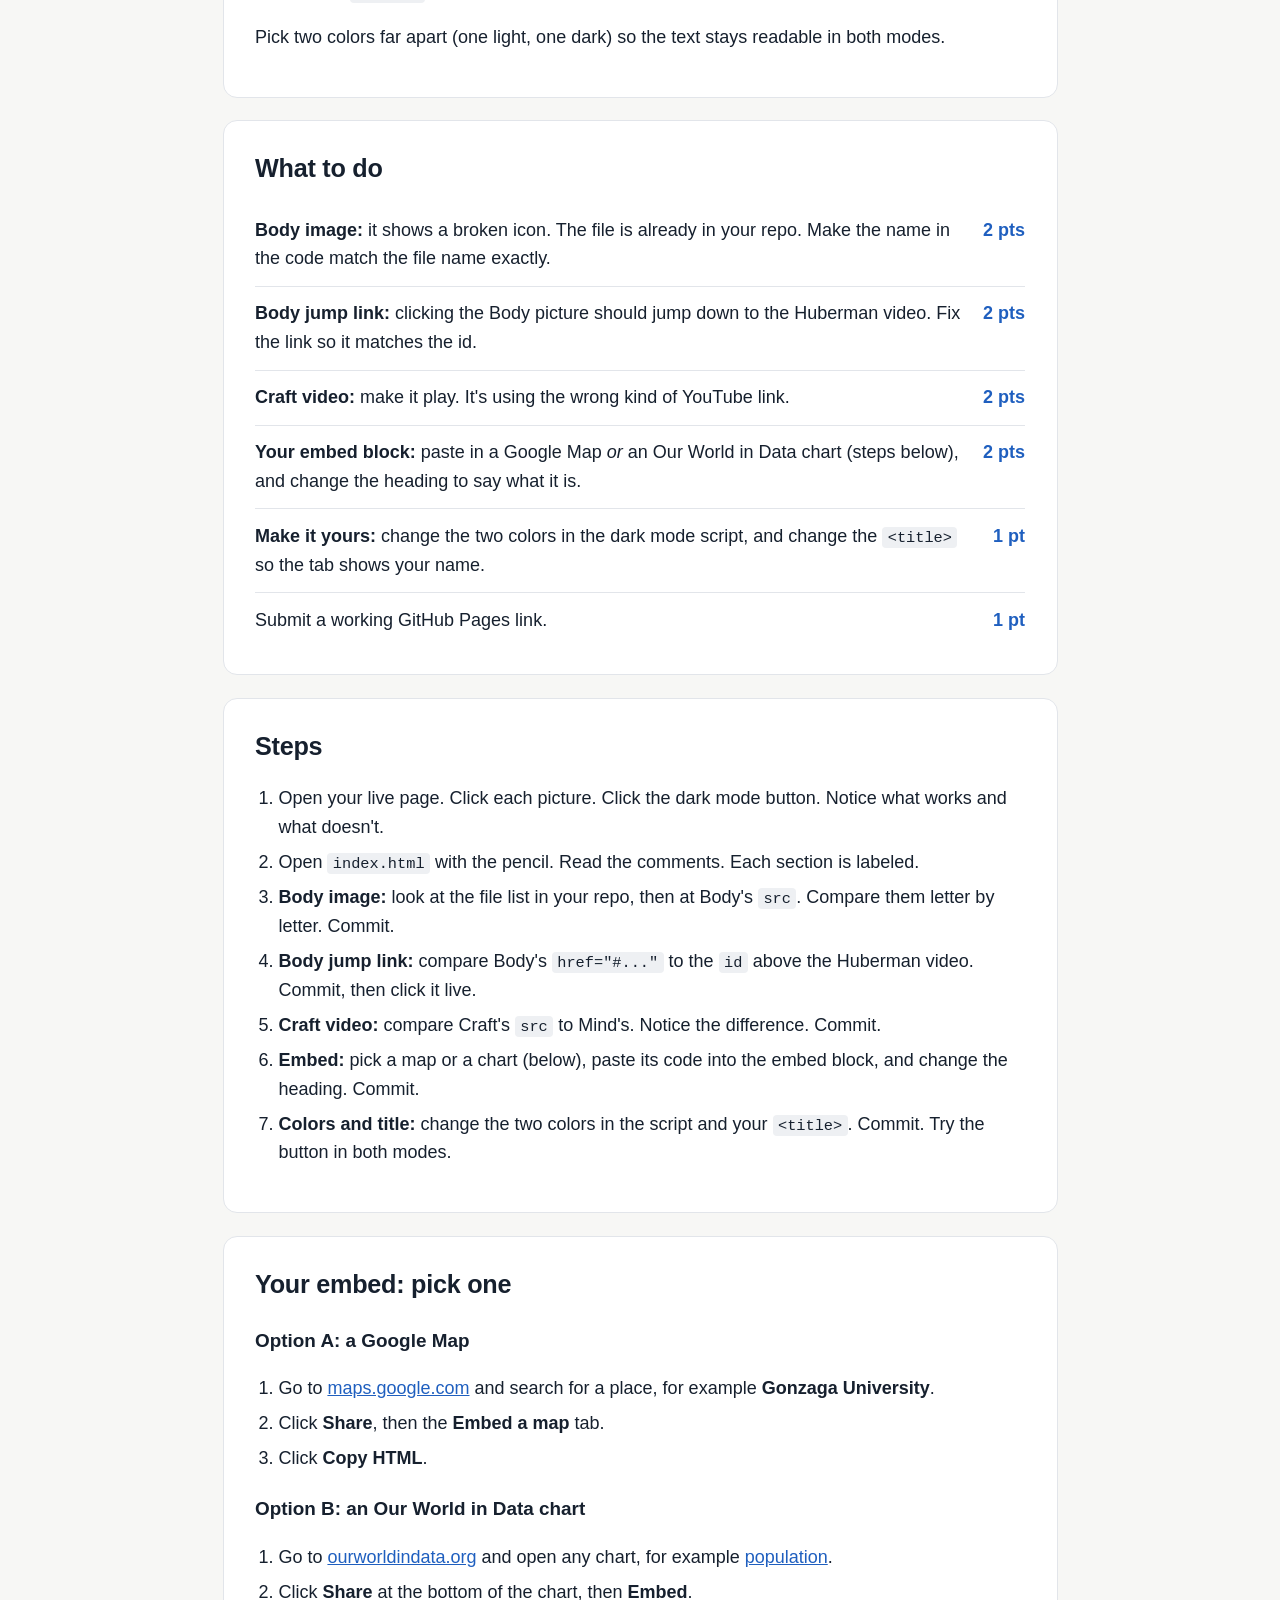
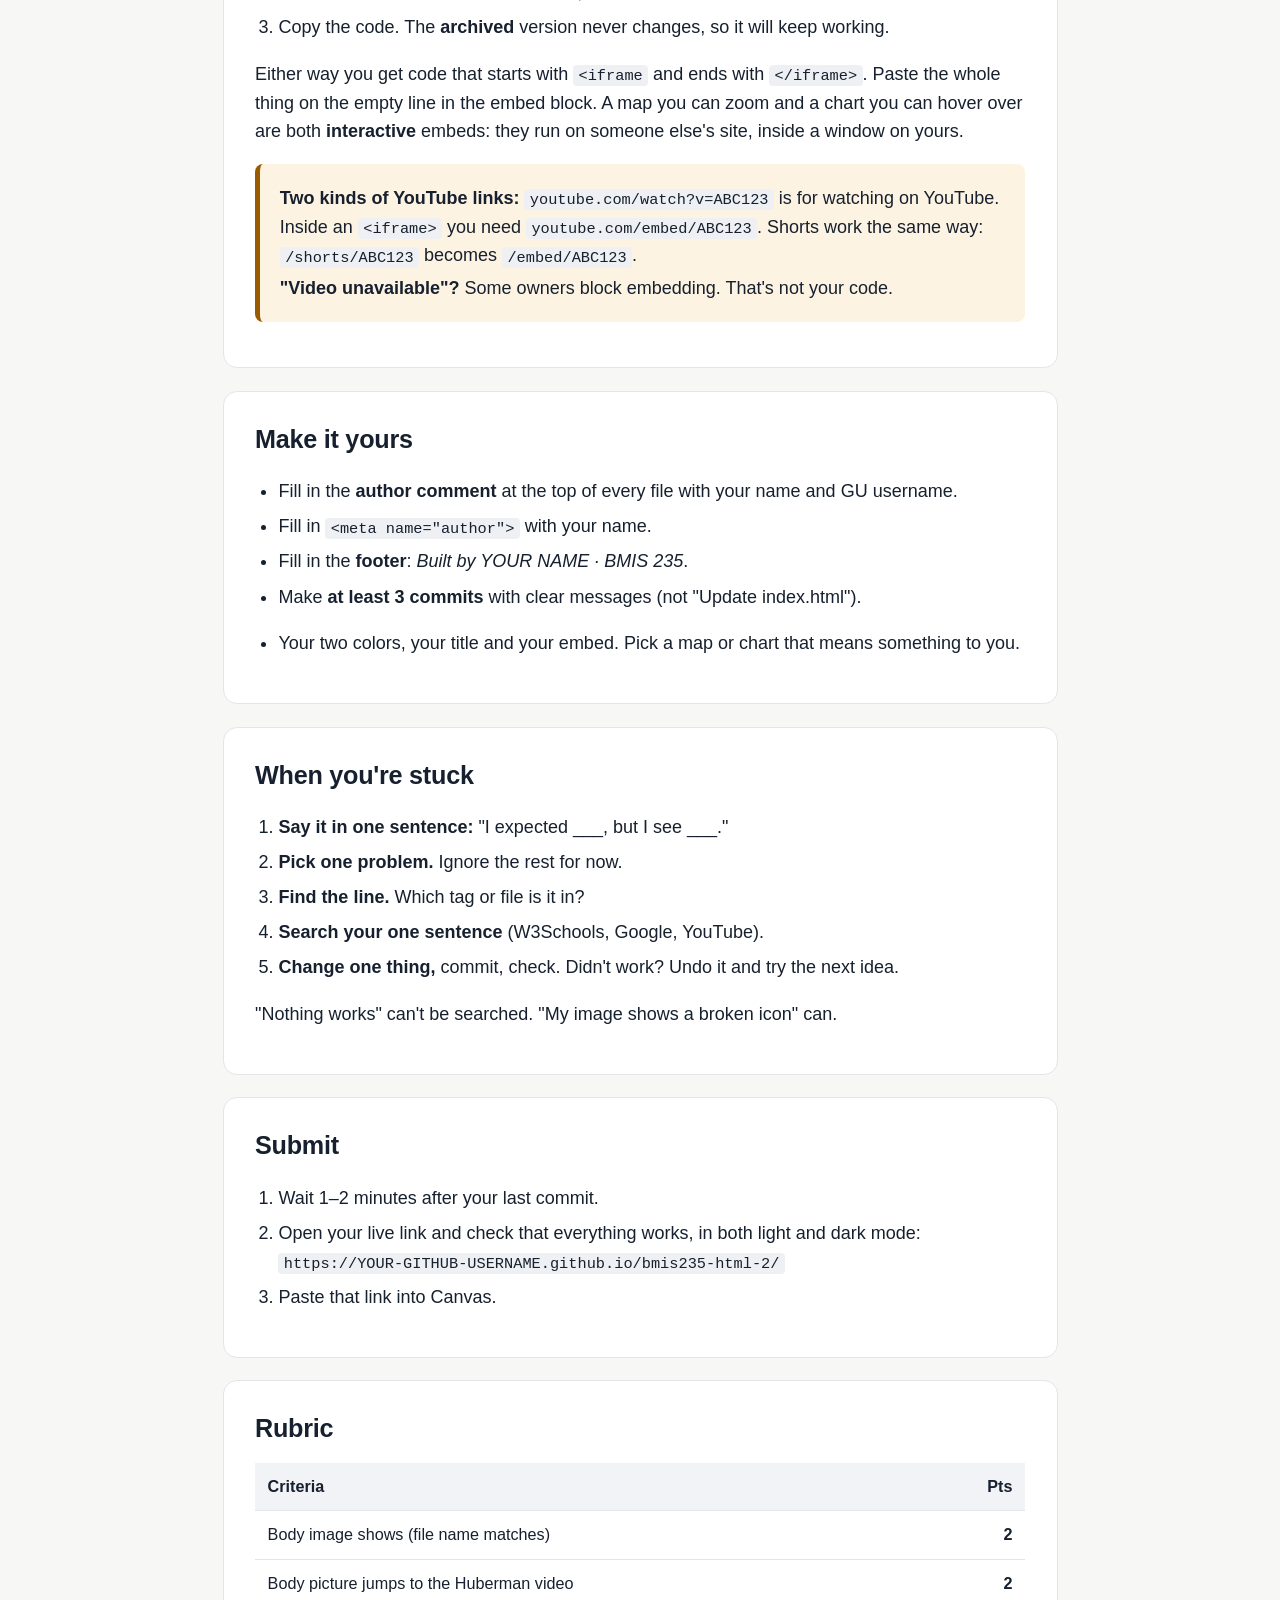
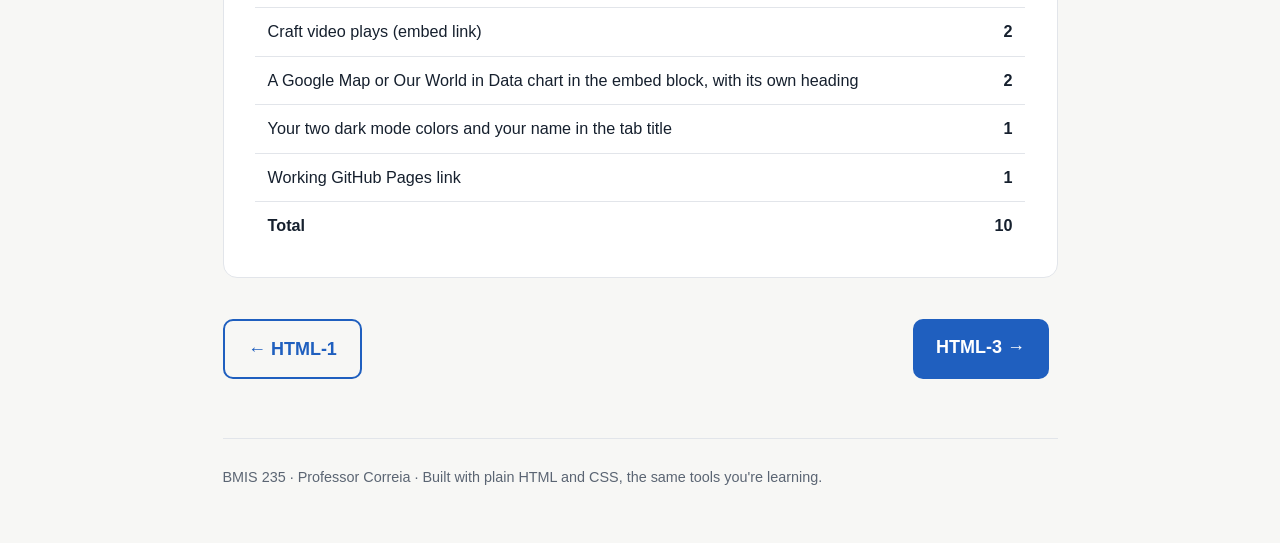
<file: html-2.html>
<!DOCTYPE html>
<html lang="en">
<head>
<meta charset="utf-8">
<meta name="viewport" content="width=device-width, initial-scale=1">
<meta name="author" content="John Correia">
<title>HTML-2 · BMIS 235 HTML Module</title>
<link rel="stylesheet" href="style.css">
</head>
<body>
<div class="top"><div class="wrap">
  <a class="brand" href="index.html">BMIS 235 · HTML Module</a>
  <nav class="nav"><a href="index.html">Start</a><a href="html-1.html">HTML-1</a><a href="html-2.html" class="on">HTML-2</a><a href="html-3.html">HTML-3</a><a href="html-4.html">Final</a></nav>
</div></div>
<main class="wrap">
<div class="hero">
<p class="kicker">HTML-2</p>
<h1>Embedding: Mind, Body, Craft</h1>
<p class="lede">Bring images, videos and a business tool into a page. See the difference between content you host and content you borrow, and make the page run a little code.</p>
<div class="meta"><span class="pill">10 points</span><span class="pill">Folder: your bmis235-html-2 repo</span><span class="pill">Pencil editor, no AI</span></div>
<p><a class="btn ghost" href="slides/html-2.html">Class slides</a></p>
</div><section class="block"><h2>Get this assignment</h2><ol>
<li>Click the button, then <strong>Create a new repository</strong>.
  <p><a class="btn" href="https://github.com/gu-27/bmis235-html-2/generate">Use this template</a></p>
  <p><em>Button shows a 404?</em> This assignment hasn't been released yet.</p></li>
<li>Repository name: <code>bmis235-html-2</code> (exactly this). Set it to <strong>Public</strong>.</li>
<li>In your new repo, go to <strong>Settings → Pages</strong>. Under <em>Build and deployment</em>, choose <strong>Deploy from a branch</strong>, pick <strong>main</strong> and <strong>/ (root)</strong>, then click <strong>Save</strong>.</li>
<li>After 1–2 minutes, open <code>https://YOUR-GITHUB-USERNAME.github.io/bmis235-html-2/</code>. The Mind section works. Body's picture is broken, and the bottom block is empty.</li>
</ol>
<p><strong>Starter files in your repo:</strong> <code>index.html</code>, <code>gervais.jpg</code>, <code>huberman.jpg</code>, <code>fridman.jpg</code>, <code>README.md</code></p>
<div class="callout warn"><p><strong>Seeing a 404 on your live link?</strong> Wait up to 5 minutes. Settings → Pages says <em>Your site is live</em> when it's ready.</p></div></section><section class="block"><h2>Before and After</h2><div class="ba">
<figure><a href="img/html-2-before.png" target="_blank"><img src="img/html-2-before.png" alt="The starter page: Mind works, Body shows a broken image, and the embed block at the bottom is empty"></a><figcaption>What you start with</figcaption></figure>
<figure><a href="img/html-2-after.png" target="_blank"><img src="img/html-2-after.png" alt="A finished page by a student with all three images working, their own colors and a map in the embed block"></a><figcaption>One possible finished page</figcaption></figure>
</div></section><section class="block"><h2>The page: Mind, Body, Craft</h2><p>The starter page already has everything it needs: all three images are in your repo, and all three videos are set up. <strong>Mind</strong> works completely. Body and Craft each have something broken. Use Mind as your model.</p>
<table class="rubric">
<tr><th>Section</th><th>What's broken</th><th>What it teaches</th></tr>
<tr><td><strong>Mind</strong></td><td>Nothing. It works ✓</td><td>Your model: an image, a jump link, a video</td></tr>
<tr><td><strong>Body</strong></td><td>The picture shows a broken icon, and clicking it doesn't jump down to the video</td><td>File names must match exactly. A link's <code>#name</code> must match its <code>id</code>.</td></tr>
<tr><td><strong>Craft</strong></td><td>The video won't play</td><td>YouTube has two kinds of links. Only one works in an embed.</td></tr>
<tr><td><strong>Your embed block</strong></td><td>Empty, waiting for you</td><td>Bringing in a live map or chart from another site</td></tr>
</table></section><section class="block"><h2>Owned, linked, embedded, built</h2><p>Everything on a web page gets there one of four ways. The question to ask each time is <strong>who controls it?</strong></p>
<ul>
<li><strong>Owned</strong> (you control it): a file in your repo, like <code>fridman.jpg</code>. It only changes when you change it.</li>
<li><strong>Linked</strong> (they control it): a file on someone else's site, pointed to by its full <code>https://</code> address. If they move or delete it, it breaks on your page.</li>
<li><strong>Embedded</strong> (they control it): a live window into another service, like YouTube, a Google Map or a Tableau dashboard. It runs on their end, and your page is never in the middle.</li>
<li><strong>Built</strong> (you control it): code in your page that does something, like the dark mode button.</li>
</ul>
<p>Embeds come in three kinds: <strong>static</strong> (it just shows something), <strong>interactive</strong> (your clicks change your own view and nothing is saved, like filtering a dashboard) and <strong>two-way</strong> (you send information and they keep it, like a form). Responses to an embedded Google Form are stored by Google, not on your site.</p></section><section class="block"><h2>How embedding works</h2><ul>
<li><code>&lt;img src="..."&gt;</code> puts a <strong>picture</strong> on the page. The <code>src</code> can be a file in your repo (<code>gervais.jpg</code>) or a full web address (<code>https://.../photo.jpg</code>).</li>
<li><code>&lt;iframe src="..."&gt;</code> puts a <strong>whole other web page</strong> inside yours, in a box. That's how YouTube videos, Google Maps, Google Forms and Tableau dashboards show up on other sites. You almost never write an iframe by hand. The other site gives you the code and you paste it.</li>
</ul></section><section class="block"><h2>How the jump links work</h2><p>The Mind image is wrapped in a link that points to a name:</p>
<pre><code>&lt;a href="#findingmastery"&gt;&lt;img src="gervais.jpg" ...&gt;&lt;/a&gt;</code></pre>
<p>Further down, right above the Mind video, is the spot it jumps to:</p>
<pre><code>&lt;a id="findingmastery"&gt;&lt;/a&gt;</code></pre>
<p>The name after the <code>#</code> must match the <code>id</code> <strong>exactly</strong>. Body's id is already right. Look at what Body's link points to, and compare.</p></section><section class="block"><h2>What's a script?</h2><p>The button at the top runs a tiny program, called a <strong>script</strong>. The code is in a <code>&lt;script&gt;</code> block at the bottom of <code>index.html</code>, in five numbered parts:</p>
<ol>
<li><strong>Two colors</strong>, <code>lightColor</code> and <code>darkColor</code>. These are the only lines you change.</li>
<li><strong>A memory</strong>, <code>dark</code>, that is <code>false</code> (light mode) or <code>true</code> (dark mode).</li>
<li><strong><code>paint()</code></strong> colors the page one color and the embed block the other, so the bottom block is always the opposite of the page.</li>
<li><strong><code>toggleDark()</code></strong> runs on every click: it flips <code>dark</code>, then calls <code>paint()</code>.</li>
<li>One last <code>paint()</code> colors the page the first time it loads.</li>
</ol>
<p>Pick two colors far apart (one light, one dark) so the text stays readable in both modes.</p></section><section class="block"><h2>What to do</h2><ul class="tasks"><li><span><strong>Body image:</strong> it shows a broken icon. The file is already in your repo. Make the name in the code match the file name exactly.</span><span class="pts">2 pts</span></li><li><span><strong>Body jump link:</strong> clicking the Body picture should jump down to the Huberman video. Fix the link so it matches the id.</span><span class="pts">2 pts</span></li><li><span><strong>Craft video:</strong> make it play. It's using the wrong kind of YouTube link.</span><span class="pts">2 pts</span></li><li><span><strong>Your embed block:</strong> paste in a Google Map <em>or</em> an Our World in Data chart (steps below), and change the heading to say what it is.</span><span class="pts">2 pts</span></li><li><span><strong>Make it yours:</strong> change the two colors in the dark mode script, and change the <code>&lt;title&gt;</code> so the tab shows your name.</span><span class="pts">1 pt</span></li><li><span>Submit a working GitHub Pages link.</span><span class="pts">1 pt</span></li></ul></section><section class="block"><h2>Steps</h2><ol>
<li>Open your live page. Click each picture. Click the dark mode button. Notice what works and what doesn't.</li>
<li>Open <code>index.html</code> with the pencil. Read the comments. Each section is labeled.</li>
<li><strong>Body image:</strong> look at the file list in your repo, then at Body's <code>src</code>. Compare them letter by letter. Commit.</li>
<li><strong>Body jump link:</strong> compare Body's <code>href="#..."</code> to the <code>id</code> above the Huberman video. Commit, then click it live.</li>
<li><strong>Craft video:</strong> compare Craft's <code>src</code> to Mind's. Notice the difference. Commit.</li>
<li><strong>Embed:</strong> pick a map or a chart (below), paste its code into the embed block, and change the heading. Commit.</li>
<li><strong>Colors and title:</strong> change the two colors in the script and your <code>&lt;title&gt;</code>. Commit. Try the button in both modes.</li>
</ol></section><section class="block"><h2>Your embed: pick one</h2>
<h3>Option A: a Google Map</h3>
<ol>
<li>Go to <a href="https://maps.google.com">maps.google.com</a> and search for a place, for example <strong>Gonzaga University</strong>.</li>
<li>Click <strong>Share</strong>, then the <strong>Embed a map</strong> tab.</li>
<li>Click <strong>Copy HTML</strong>.</li>
</ol>
<h3>Option B: an Our World in Data chart</h3>
<ol>
<li>Go to <a href="https://ourworldindata.org">ourworldindata.org</a> and open any chart, for example <a href="https://ourworldindata.org/grapher/population">population</a>.</li>
<li>Click <strong>Share</strong> at the bottom of the chart, then <strong>Embed</strong>.</li>
<li>Copy the code. The <strong>archived</strong> version never changes, so it will keep working.</li>
</ol>
<p>Either way you get code that starts with <code>&lt;iframe</code> and ends with <code>&lt;/iframe&gt;</code>. Paste the whole thing on the empty line in the embed block. A map you can zoom and a chart you can hover over are both <strong>interactive</strong> embeds: they run on someone else's site, inside a window on yours.</p>
<div class="callout warn"><p><strong>Two kinds of YouTube links:</strong> <code>youtube.com/watch?v=ABC123</code> is for watching on YouTube. Inside an <code>&lt;iframe&gt;</code> you need <code>youtube.com/embed/ABC123</code>. Shorts work the same way: <code>/shorts/ABC123</code> becomes <code>/embed/ABC123</code>.</p>
<p><strong>"Video unavailable"?</strong> Some owners block embedding. That's not your code.</p></div></section><section class="block"><h2>Make it yours</h2><ul>
<li>Fill in the <strong>author comment</strong> at the top of every file with your name and GU username.</li>
<li>Fill in <code>&lt;meta name="author"&gt;</code> with your name.</li>
<li>Fill in the <strong>footer</strong>: <em>Built by YOUR NAME · BMIS 235</em>.</li>
<li>Make <strong>at least 3 commits</strong> with clear messages (not "Update index.html").</li>
</ul><ul><li>Your two colors, your title and your embed. Pick a map or chart that means something to you.</li></ul></section><section class="block"><h2>When you're stuck</h2><ol>
<li><strong>Say it in one sentence:</strong> "I expected ___, but I see ___."</li>
<li><strong>Pick one problem.</strong> Ignore the rest for now.</li>
<li><strong>Find the line.</strong> Which tag or file is it in?</li>
<li><strong>Search your one sentence</strong> (W3Schools, Google, YouTube).</li>
<li><strong>Change one thing,</strong> commit, check. Didn't work? Undo it and try the next idea.</li>
</ol>
<p>"Nothing works" can't be searched. "My image shows a broken icon" can.</p></section><section class="block"><h2>Submit</h2><ol>
<li>Wait 1–2 minutes after your last commit.</li>
<li>Open your live link and check that everything works, in both light and dark mode: <code>https://YOUR-GITHUB-USERNAME.github.io/bmis235-html-2/</code></li>
<li>Paste that link into Canvas.</li>
</ol></section><section class="block"><h2>Rubric</h2><table class="rubric"><tr><th>Criteria</th><th style="text-align:right">Pts</th></tr><tr><td>Body image shows (file name matches)</td><td class='n'>2</td></tr><tr><td>Body picture jumps to the Huberman video</td><td class='n'>2</td></tr><tr><td>Craft video plays (embed link)</td><td class='n'>2</td></tr><tr><td>A Google Map or Our World in Data chart in the embed block, with its own heading</td><td class='n'>2</td></tr><tr><td>Your two dark mode colors and your name in the tab title</td><td class='n'>1</td></tr><tr><td>Working GitHub Pages link</td><td class='n'>1</td></tr><tr class="total"><td>Total</td><td class="n">10</td></tr></table></section>
<div class="next"><a class="btn ghost" href="html-1.html">&larr; HTML-1</a><a class="btn" href="html-3.html">HTML-3 &rarr;</a></div>
</main>
<div class="wrap"><footer>BMIS 235 · Professor Correia · Built with plain HTML and CSS, the same tools you're learning.</footer></div>
</body>
</html>
</file>
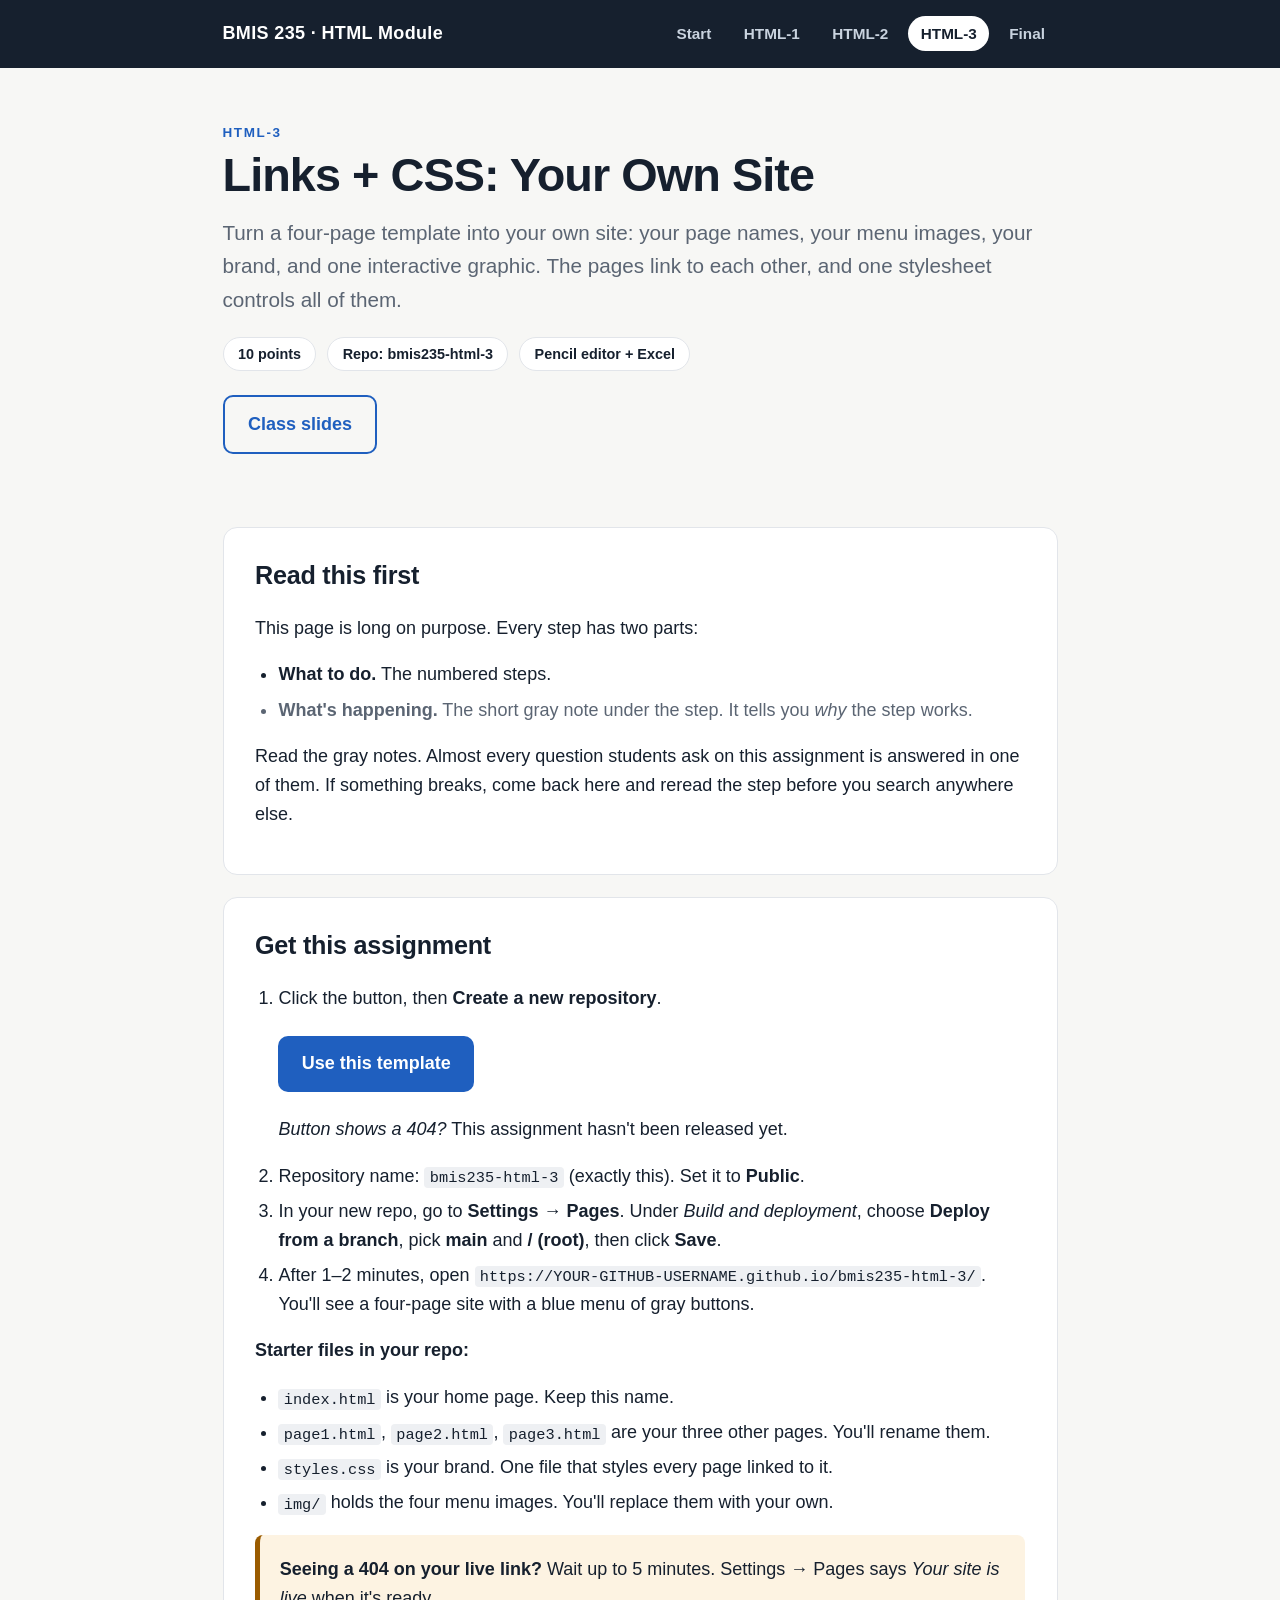
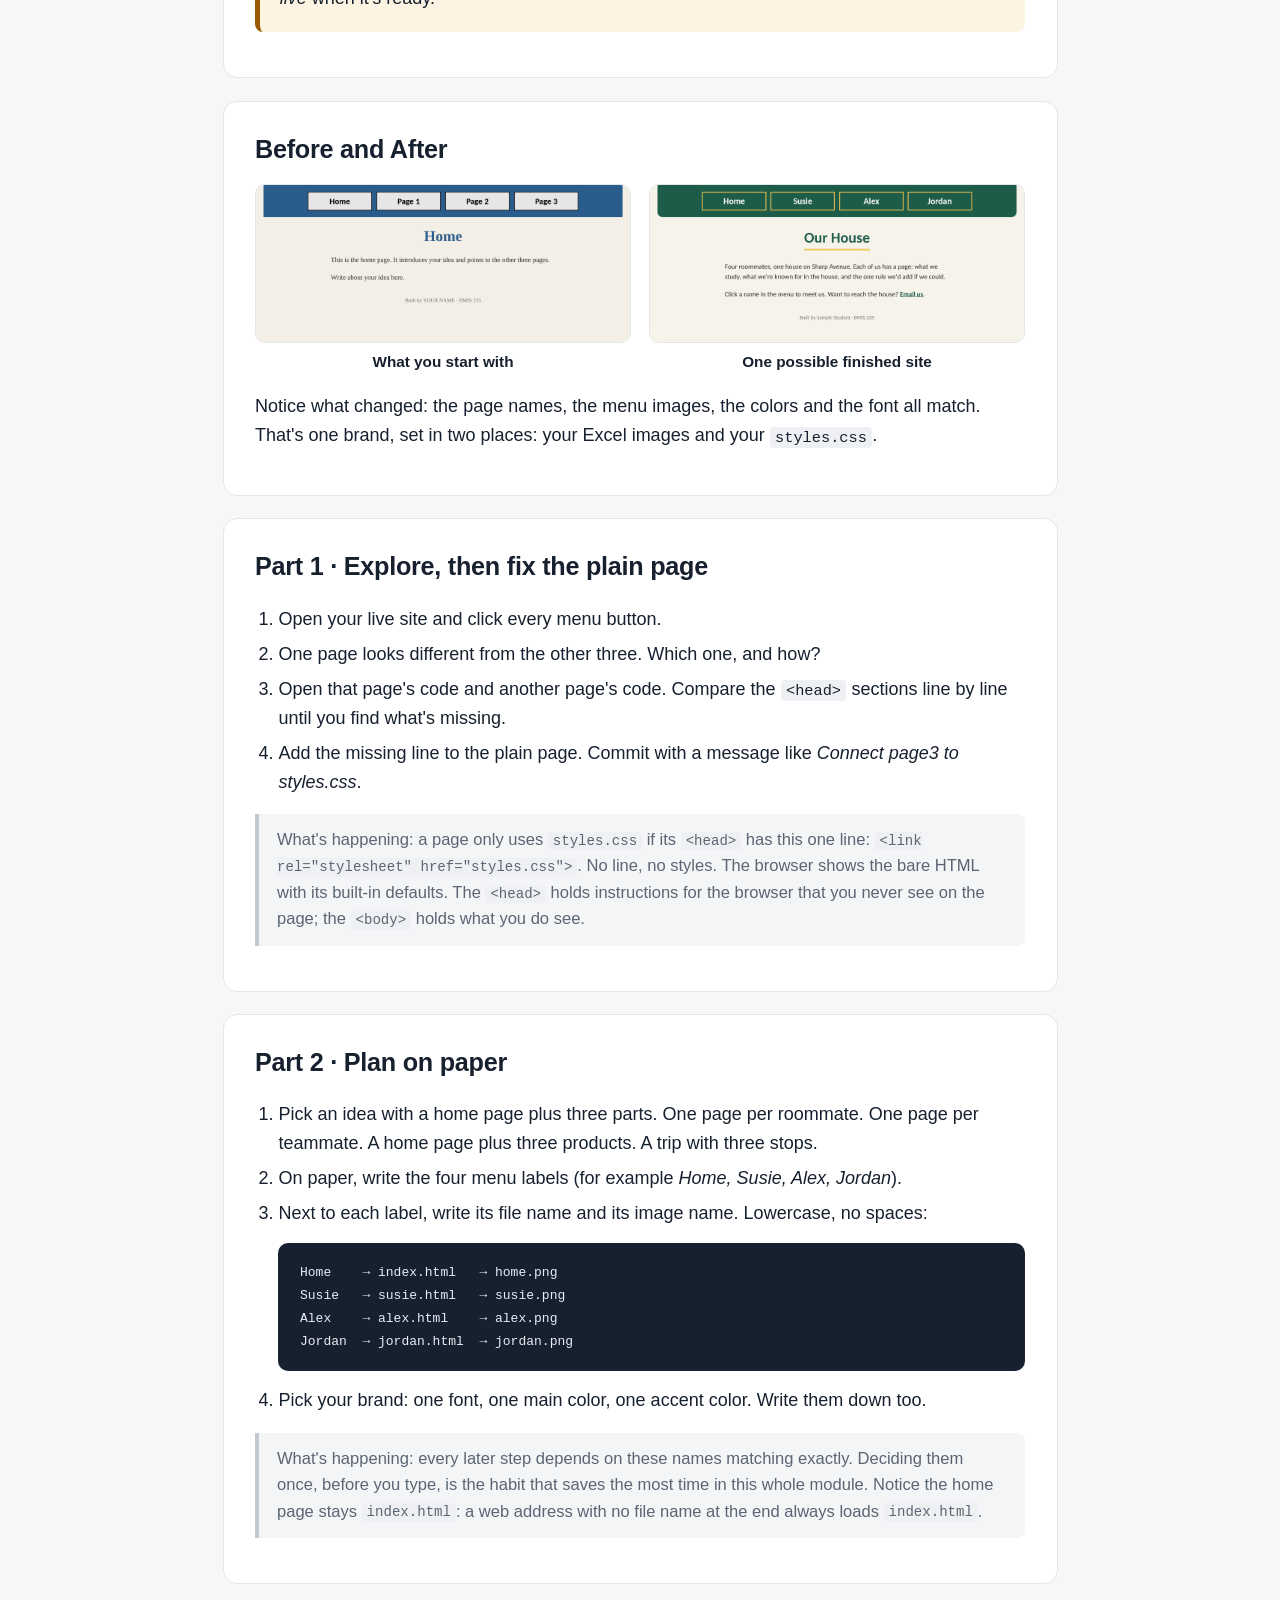
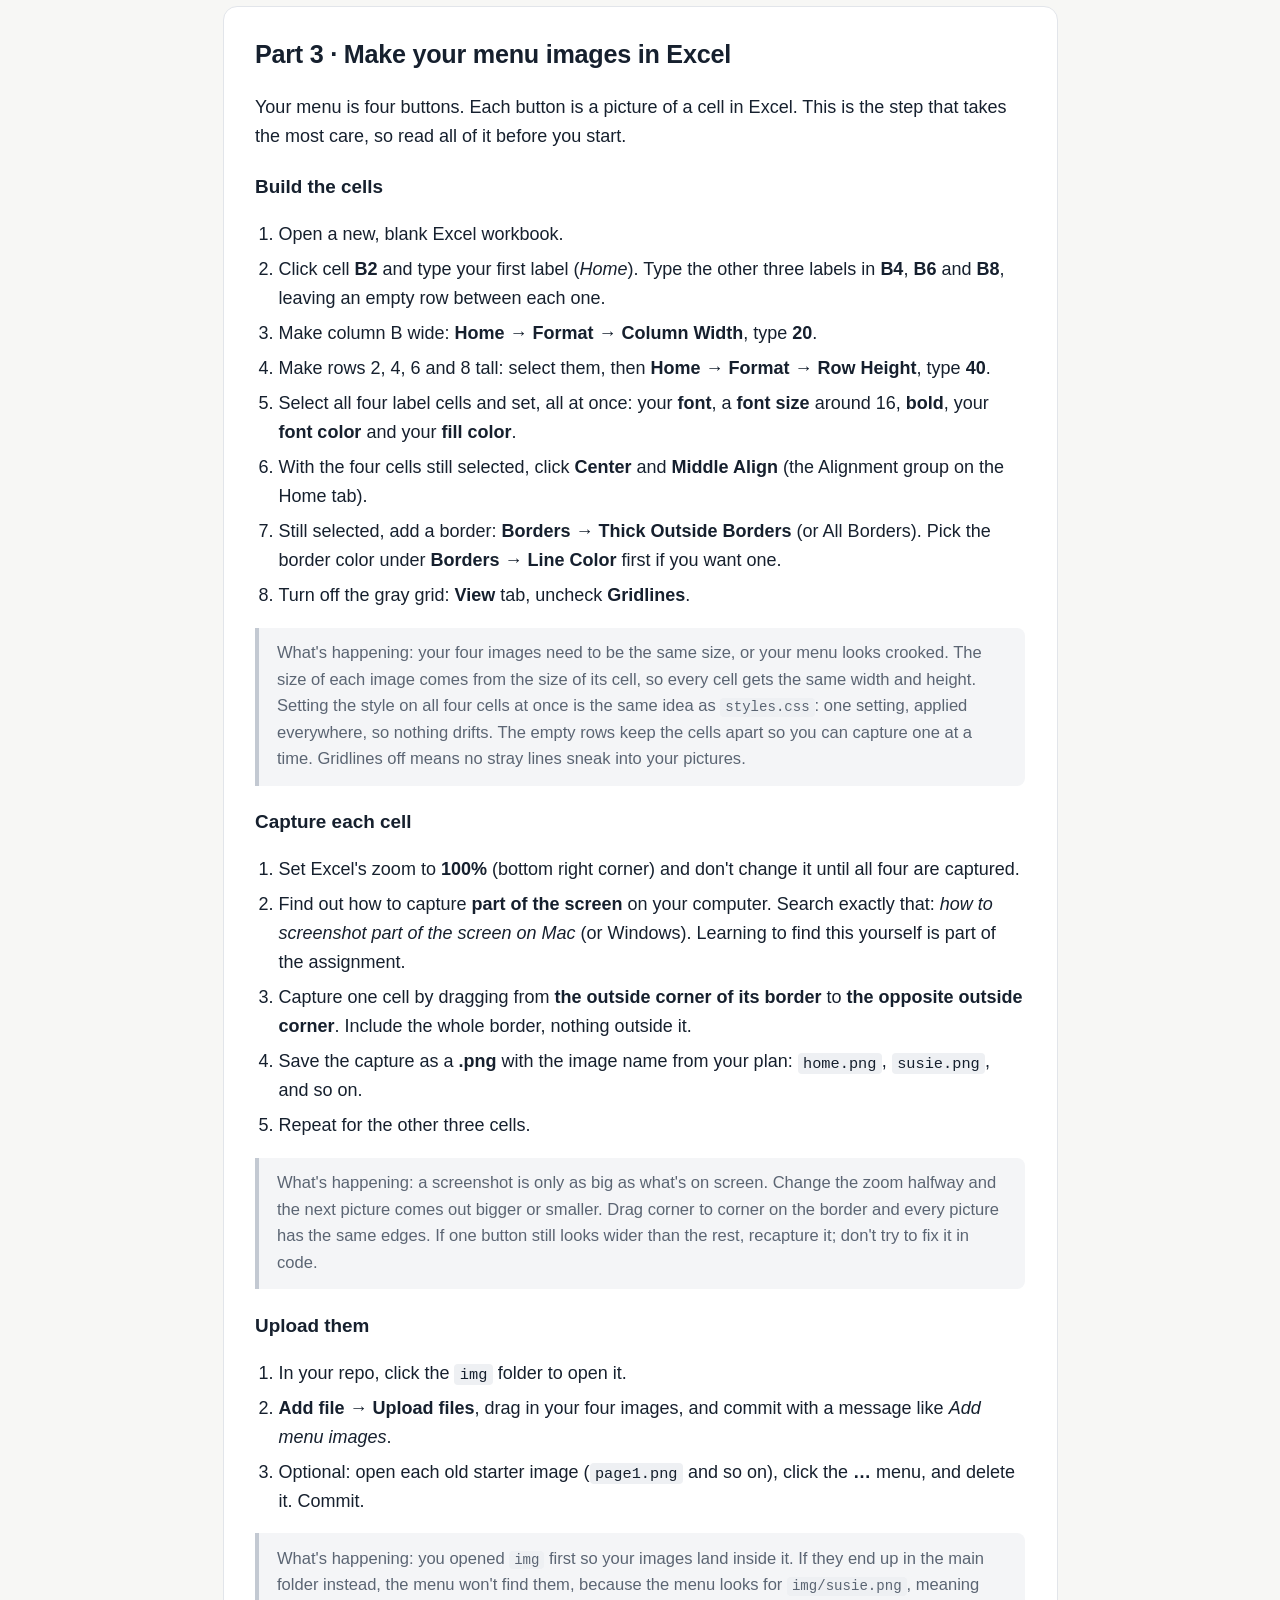
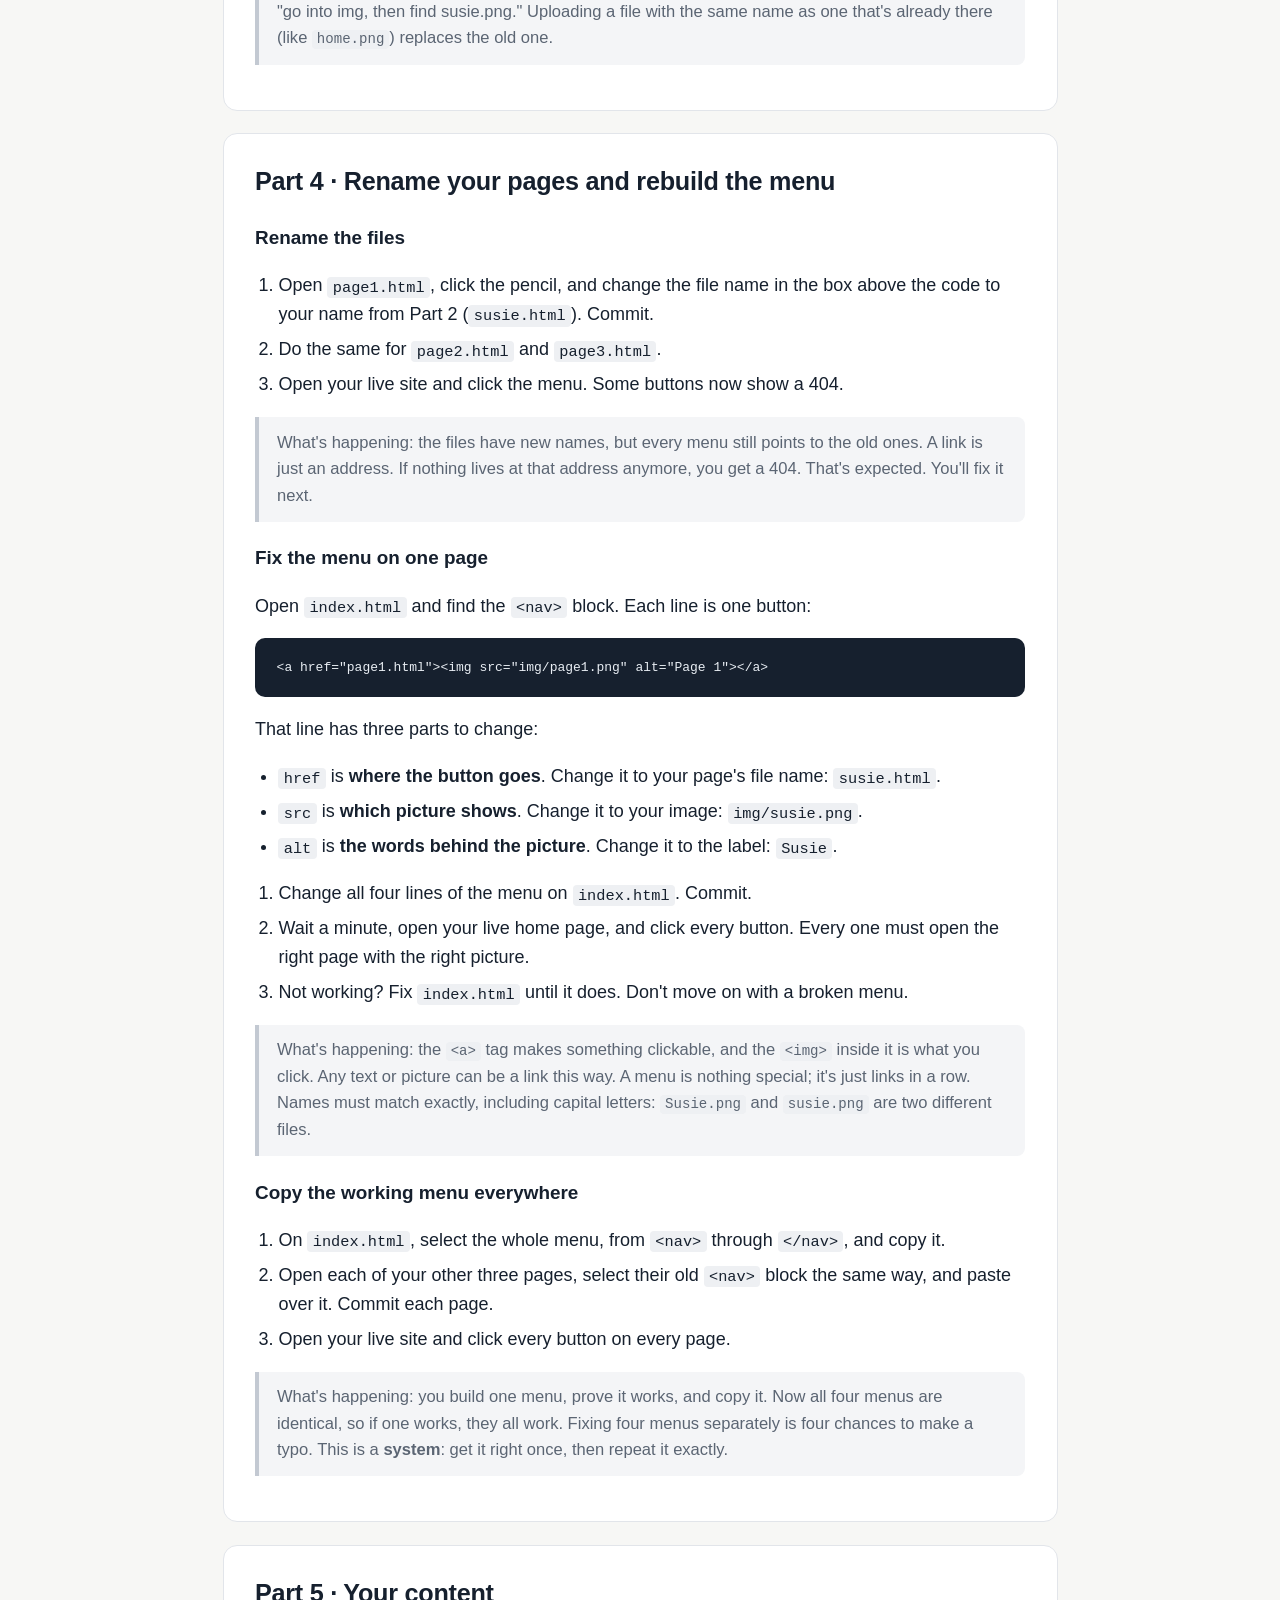
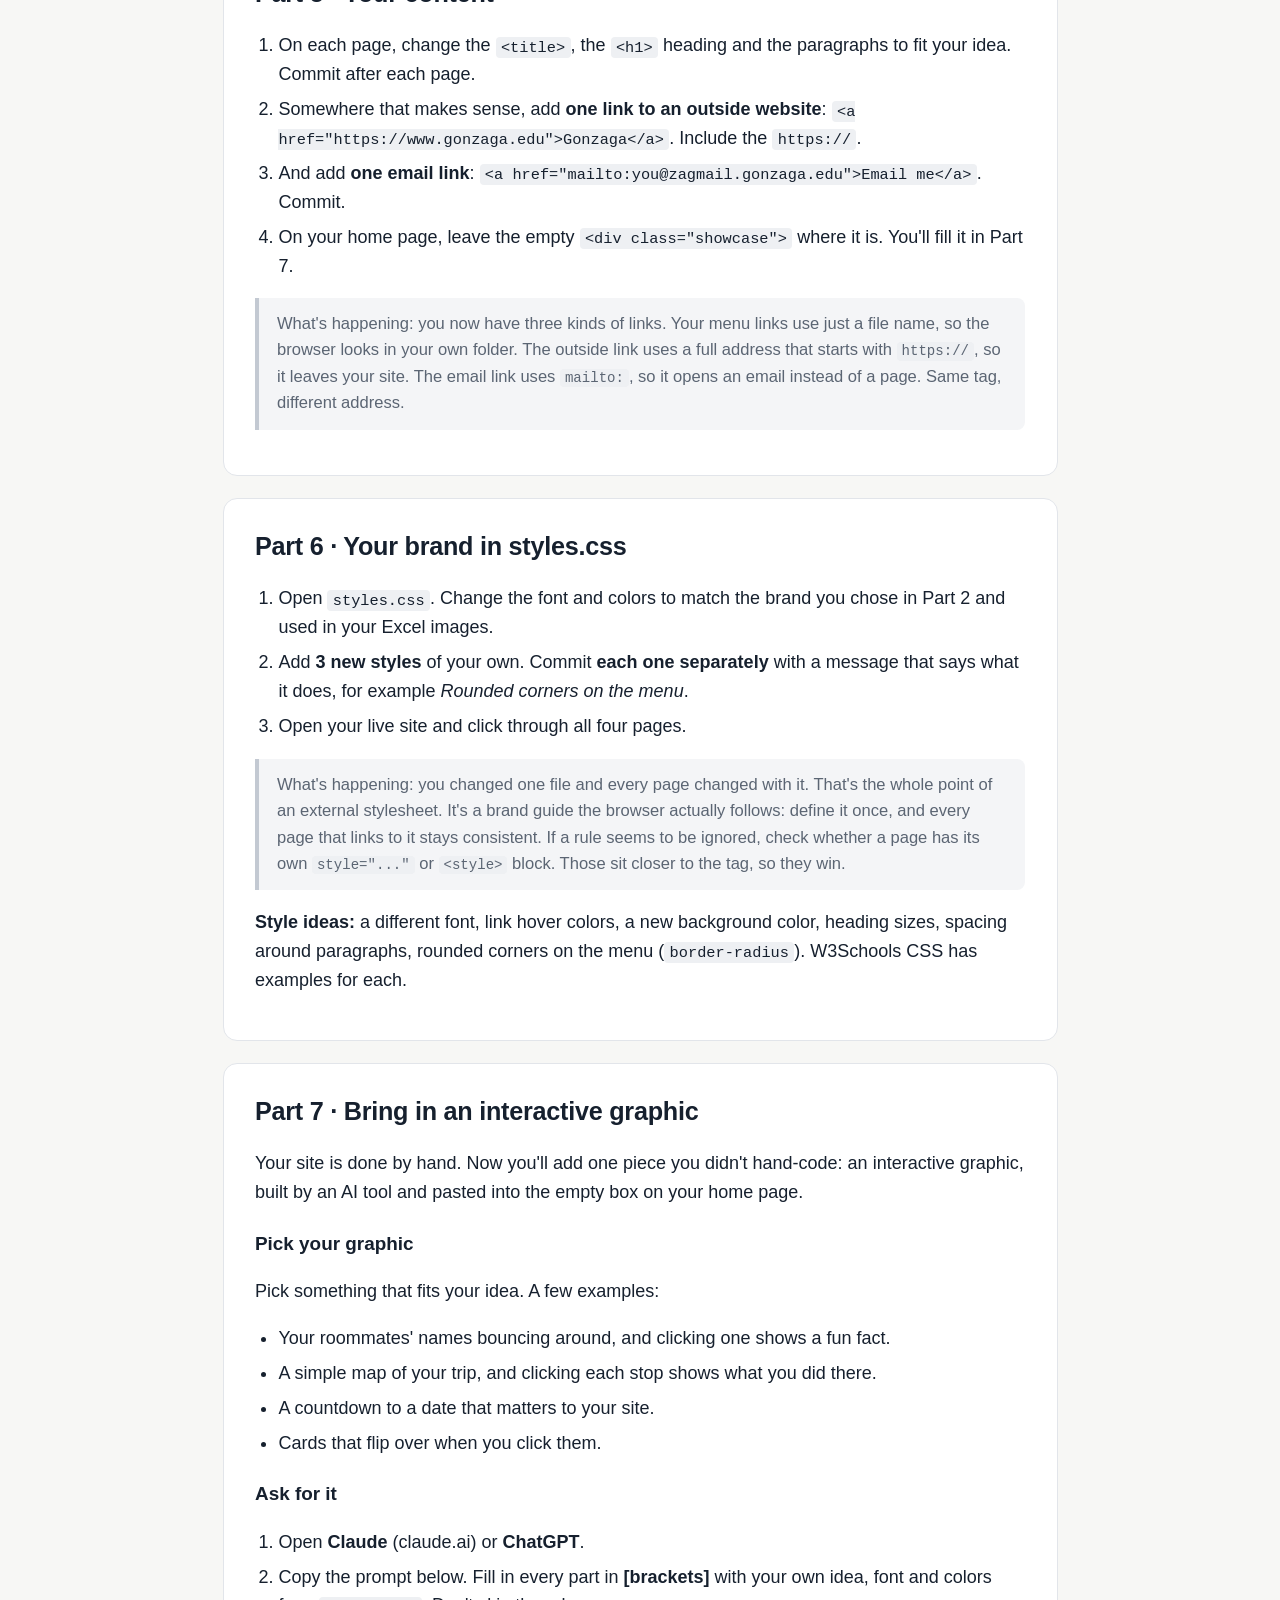
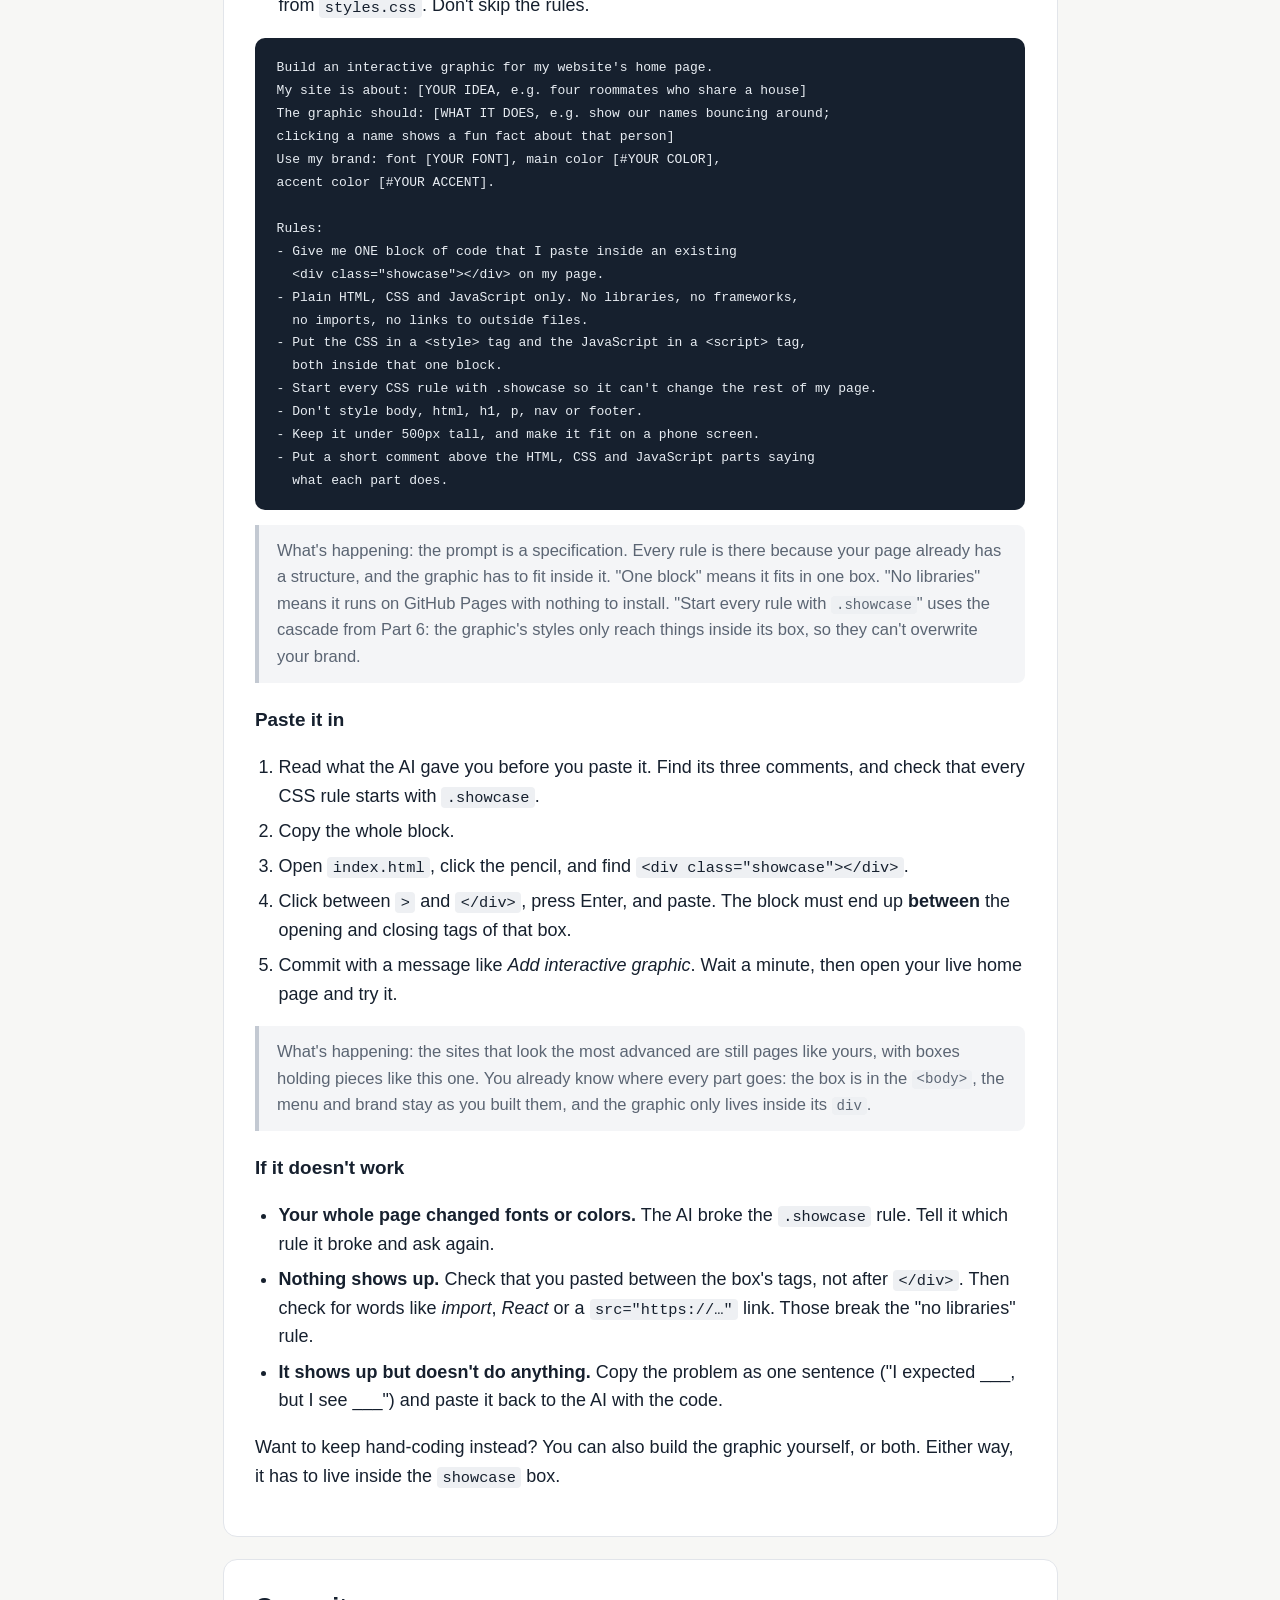
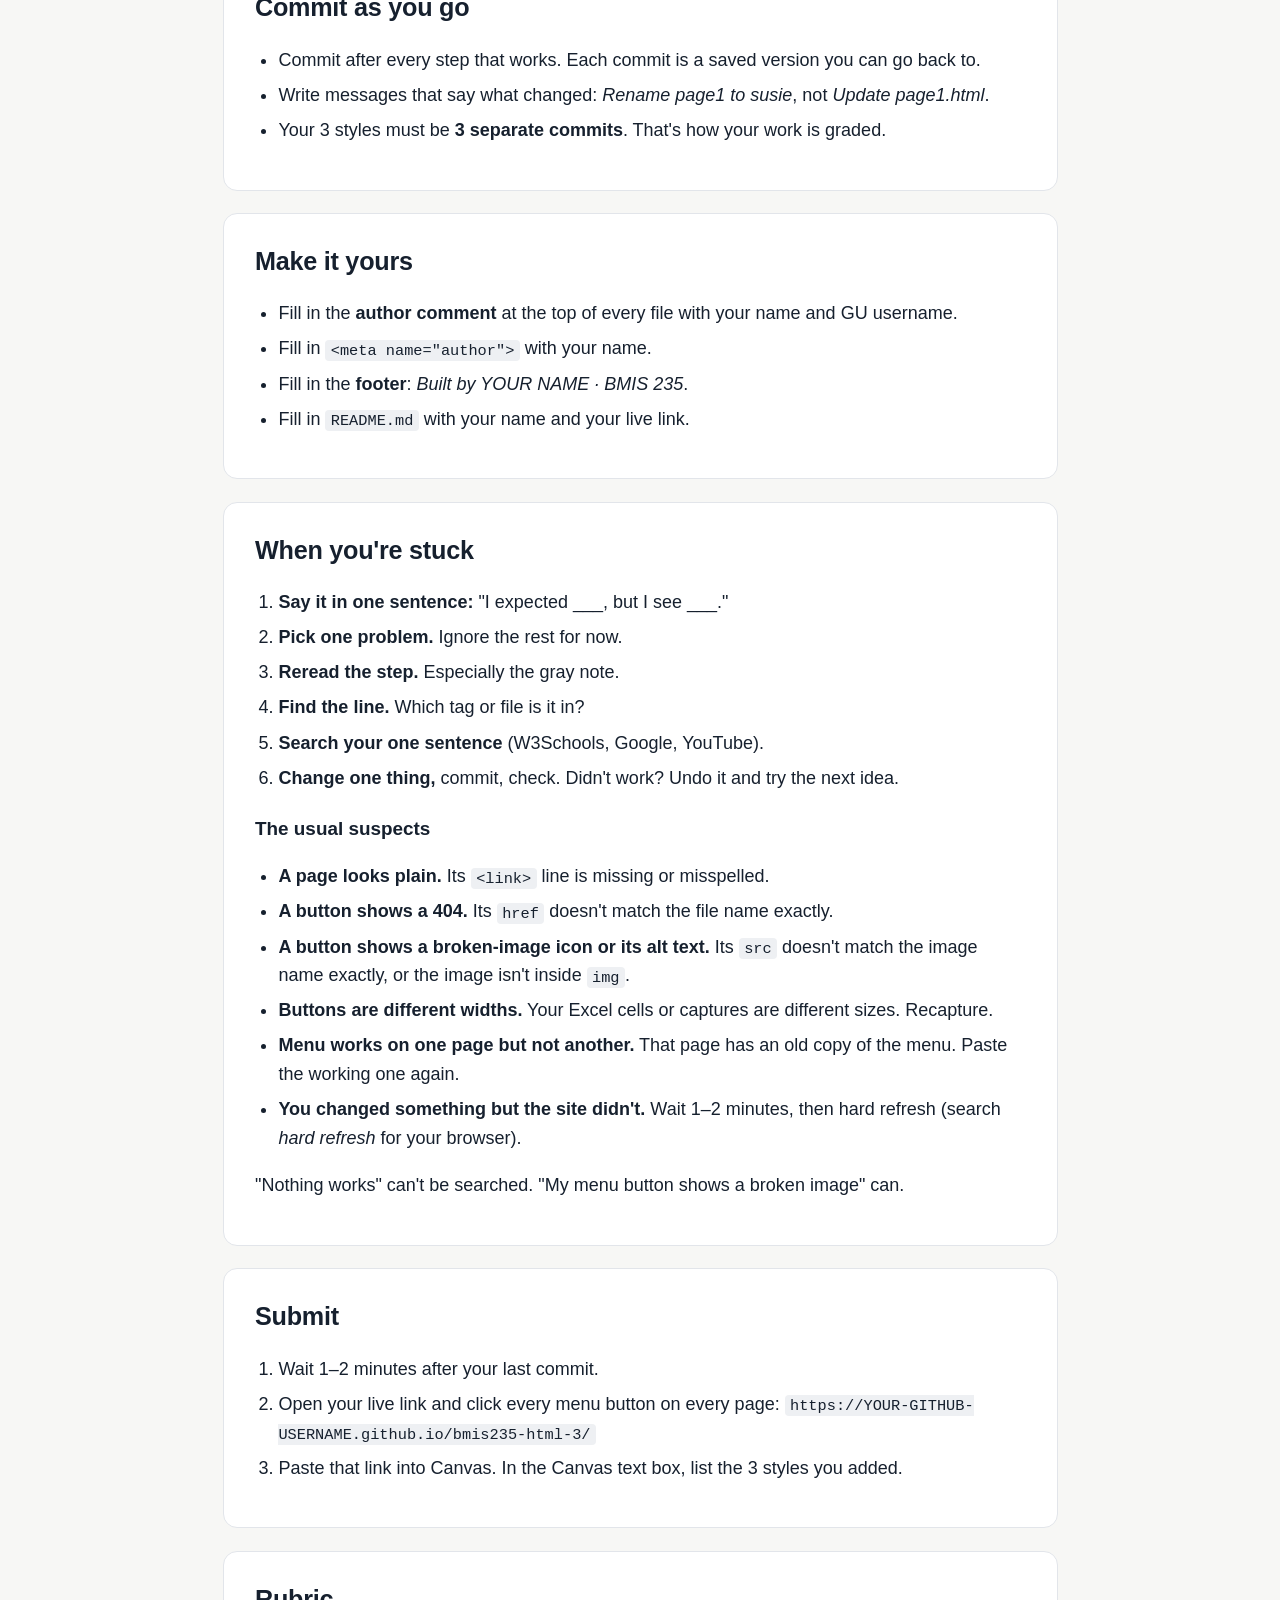
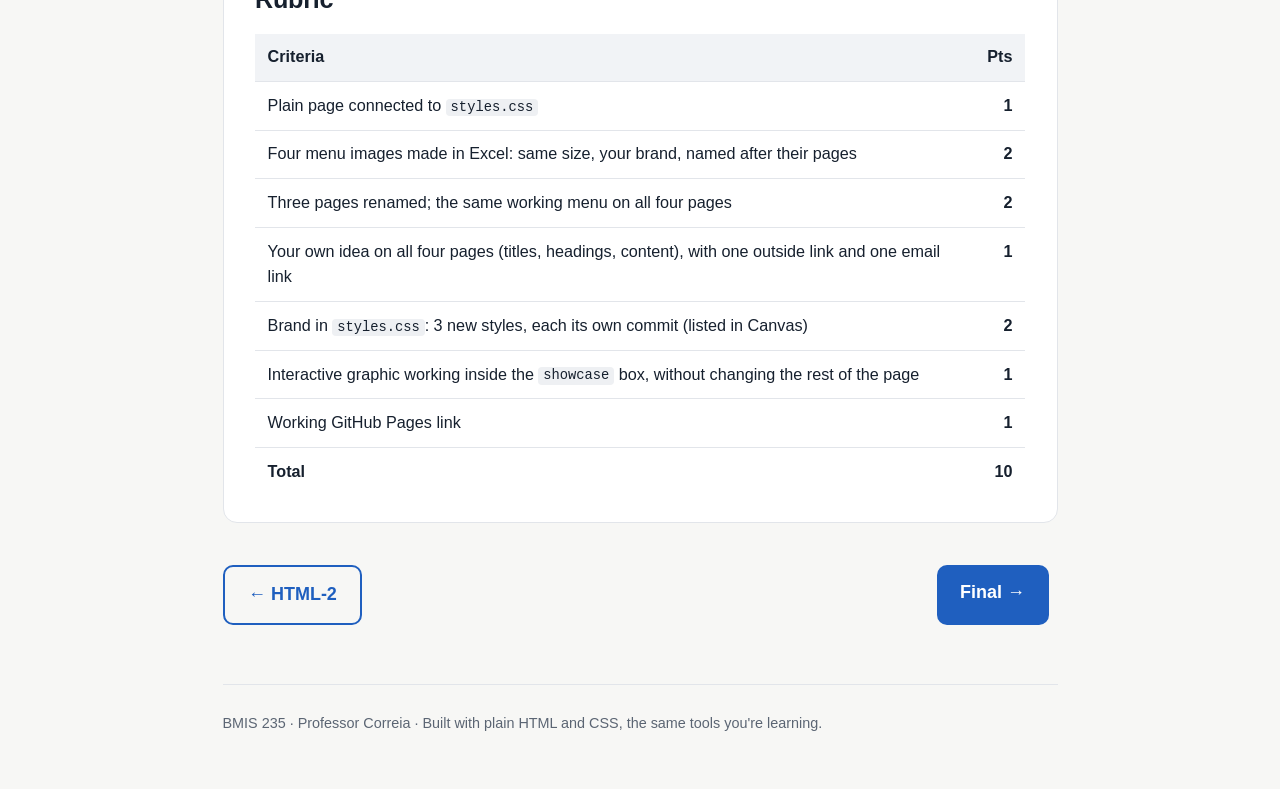
<file: html-3.html>
<!DOCTYPE html>
<html lang="en">
<head>
<meta charset="utf-8">
<meta name="viewport" content="width=device-width, initial-scale=1">
<meta name="author" content="John Correia">
<title>HTML-3 · BMIS 235 HTML Module</title>
<link rel="stylesheet" href="style.css">
</head>
<body>
<div class="top"><div class="wrap">
  <a class="brand" href="index.html">BMIS 235 · HTML Module</a>
  <nav class="nav"><a href="index.html">Start</a><a href="html-1.html">HTML-1</a><a href="html-2.html">HTML-2</a><a href="html-3.html" class="on">HTML-3</a><a href="html-4.html">Final</a></nav>
</div></div>
<main class="wrap">

<div class="hero">
<p class="kicker">HTML-3</p>
<h1>Links + CSS: Your Own Site</h1>
<p class="lede">Turn a four-page template into your own site: your page names, your menu images, your brand, and one interactive graphic. The pages link to each other, and one stylesheet controls all of them.</p>
<div class="meta"><span class="pill">10 points</span><span class="pill">Repo: bmis235-html-3</span><span class="pill">Pencil editor + Excel</span></div>
<p><a class="btn ghost" href="slides/html-3.html">Class slides</a></p>
</div>

<section class="block"><h2>Read this first</h2>
<p>This page is long on purpose. Every step has two parts:</p>
<ul>
<li><strong>What to do.</strong> The numbered steps.</li>
<li class="why-item"><strong>What's happening.</strong> The short gray note under the step. It tells you <em>why</em> the step works.</li>
</ul>
<p>Read the gray notes. Almost every question students ask on this assignment is answered in one of them. If something breaks, come back here and reread the step before you search anywhere else.</p>
</section>

<section class="block"><h2>Get this assignment</h2><ol>
<li>Click the button, then <strong>Create a new repository</strong>.
  <p><a class="btn" href="https://github.com/gu-27/bmis235-html-3/generate">Use this template</a></p>
  <p><em>Button shows a 404?</em> This assignment hasn't been released yet.</p></li>
<li>Repository name: <code>bmis235-html-3</code> (exactly this). Set it to <strong>Public</strong>.</li>
<li>In your new repo, go to <strong>Settings → Pages</strong>. Under <em>Build and deployment</em>, choose <strong>Deploy from a branch</strong>, pick <strong>main</strong> and <strong>/ (root)</strong>, then click <strong>Save</strong>.</li>
<li>After 1–2 minutes, open <code>https://YOUR-GITHUB-USERNAME.github.io/bmis235-html-3/</code>. You'll see a four-page site with a blue menu of gray buttons.</li>
</ol>
<p><strong>Starter files in your repo:</strong></p>
<ul>
<li><code>index.html</code> is your home page. Keep this name.</li>
<li><code>page1.html</code>, <code>page2.html</code>, <code>page3.html</code> are your three other pages. You'll rename them.</li>
<li><code>styles.css</code> is your brand. One file that styles every page linked to it.</li>
<li><code>img/</code> holds the four menu images. You'll replace them with your own.</li>
</ul>
<div class="callout warn"><p><strong>Seeing a 404 on your live link?</strong> Wait up to 5 minutes. Settings → Pages says <em>Your site is live</em> when it's ready.</p></div>
</section>

<section class="block"><h2>Before and After</h2><div class="ba">
<figure><a href="img/html-3-before.png" target="_blank"><img src="img/html-3-before.png" alt="The starter site: a blue menu of four gray buttons labeled Home, Page 1, Page 2 and Page 3"></a><figcaption>What you start with</figcaption></figure>
<figure><a href="img/html-3-after.png" target="_blank"><img src="img/html-3-after.png" alt="A finished site called Our House with a green menu of matching buttons: Home, Susie, Alex and Jordan"></a><figcaption>One possible finished site</figcaption></figure>
</div>
<p>Notice what changed: the page names, the menu images, the colors and the font all match. That's one brand, set in two places: your Excel images and your <code>styles.css</code>.</p>
</section>

<section class="block"><h2>Part 1 · Explore, then fix the plain page</h2><ol>
<li>Open your live site and click every menu button.</li>
<li>One page looks different from the other three. Which one, and how?</li>
<li>Open that page's code and another page's code. Compare the <code>&lt;head&gt;</code> sections line by line until you find what's missing.</li>
<li>Add the missing line to the plain page. Commit with a message like <em>Connect page3 to styles.css</em>.</li>
</ol>
<p class="why">What's happening: a page only uses <code>styles.css</code> if its <code>&lt;head&gt;</code> has this one line: <code>&lt;link rel="stylesheet" href="styles.css"&gt;</code>. No line, no styles. The browser shows the bare HTML with its built-in defaults. The <code>&lt;head&gt;</code> holds instructions for the browser that you never see on the page; the <code>&lt;body&gt;</code> holds what you do see.</p>
</section>

<section class="block"><h2>Part 2 · Plan on paper</h2><ol>
<li>Pick an idea with a home page plus three parts. One page per roommate. One page per teammate. A home page plus three products. A trip with three stops.</li>
<li>On paper, write the four menu labels (for example <em>Home, Susie, Alex, Jordan</em>).</li>
<li>Next to each label, write its file name and its image name. Lowercase, no spaces:
<pre><code>Home    → index.html   → home.png
Susie   → susie.html   → susie.png
Alex    → alex.html    → alex.png
Jordan  → jordan.html  → jordan.png</code></pre></li>
<li>Pick your brand: one font, one main color, one accent color. Write them down too.</li>
</ol>
<p class="why">What's happening: every later step depends on these names matching exactly. Deciding them once, before you type, is the habit that saves the most time in this whole module. Notice the home page stays <code>index.html</code>: a web address with no file name at the end always loads <code>index.html</code>.</p>
</section>

<section class="block"><h2>Part 3 · Make your menu images in Excel</h2>
<p>Your menu is four buttons. Each button is a picture of a cell in Excel. This is the step that takes the most care, so read all of it before you start.</p>
<h3>Build the cells</h3>
<ol>
<li>Open a new, blank Excel workbook.</li>
<li>Click cell <strong>B2</strong> and type your first label (<em>Home</em>). Type the other three labels in <strong>B4</strong>, <strong>B6</strong> and <strong>B8</strong>, leaving an empty row between each one.</li>
<li>Make column B wide: <strong>Home → Format → Column Width</strong>, type <strong>20</strong>.</li>
<li>Make rows 2, 4, 6 and 8 tall: select them, then <strong>Home → Format → Row Height</strong>, type <strong>40</strong>.</li>
<li>Select all four label cells and set, all at once: your <strong>font</strong>, a <strong>font size</strong> around 16, <strong>bold</strong>, your <strong>font color</strong> and your <strong>fill color</strong>.</li>
<li>With the four cells still selected, click <strong>Center</strong> and <strong>Middle Align</strong> (the Alignment group on the Home tab).</li>
<li>Still selected, add a border: <strong>Borders → Thick Outside Borders</strong> (or All Borders). Pick the border color under <strong>Borders → Line Color</strong> first if you want one.</li>
<li>Turn off the gray grid: <strong>View</strong> tab, uncheck <strong>Gridlines</strong>.</li>
</ol>
<p class="why">What's happening: your four images need to be the same size, or your menu looks crooked. The size of each image comes from the size of its cell, so every cell gets the same width and height. Setting the style on all four cells at once is the same idea as <code>styles.css</code>: one setting, applied everywhere, so nothing drifts. The empty rows keep the cells apart so you can capture one at a time. Gridlines off means no stray lines sneak into your pictures.</p>
<h3>Capture each cell</h3>
<ol>
<li>Set Excel's zoom to <strong>100%</strong> (bottom right corner) and don't change it until all four are captured.</li>
<li>Find out how to capture <strong>part of the screen</strong> on your computer. Search exactly that: <em>how to screenshot part of the screen on Mac</em> (or Windows). Learning to find this yourself is part of the assignment.</li>
<li>Capture one cell by dragging from <strong>the outside corner of its border</strong> to <strong>the opposite outside corner</strong>. Include the whole border, nothing outside it.</li>
<li>Save the capture as a <strong>.png</strong> with the image name from your plan: <code>home.png</code>, <code>susie.png</code>, and so on.</li>
<li>Repeat for the other three cells.</li>
</ol>
<p class="why">What's happening: a screenshot is only as big as what's on screen. Change the zoom halfway and the next picture comes out bigger or smaller. Drag corner to corner on the border and every picture has the same edges. If one button still looks wider than the rest, recapture it; don't try to fix it in code.</p>
<h3>Upload them</h3>
<ol>
<li>In your repo, click the <code>img</code> folder to open it.</li>
<li><strong>Add file → Upload files</strong>, drag in your four images, and commit with a message like <em>Add menu images</em>.</li>
<li>Optional: open each old starter image (<code>page1.png</code> and so on), click the <strong>…</strong> menu, and delete it. Commit.</li>
</ol>
<p class="why">What's happening: you opened <code>img</code> first so your images land inside it. If they end up in the main folder instead, the menu won't find them, because the menu looks for <code>img/susie.png</code>, meaning "go into img, then find susie.png." Uploading a file with the same name as one that's already there (like <code>home.png</code>) replaces the old one.</p>
</section>

<section class="block"><h2>Part 4 · Rename your pages and rebuild the menu</h2>
<h3>Rename the files</h3>
<ol>
<li>Open <code>page1.html</code>, click the pencil, and change the file name in the box above the code to your name from Part 2 (<code>susie.html</code>). Commit.</li>
<li>Do the same for <code>page2.html</code> and <code>page3.html</code>.</li>
<li>Open your live site and click the menu. Some buttons now show a 404.</li>
</ol>
<p class="why">What's happening: the files have new names, but every menu still points to the old ones. A link is just an address. If nothing lives at that address anymore, you get a 404. That's expected. You'll fix it next.</p>
<h3>Fix the menu on one page</h3>
<p>Open <code>index.html</code> and find the <code>&lt;nav&gt;</code> block. Each line is one button:</p>
<pre><code>&lt;a href="page1.html"&gt;&lt;img src="img/page1.png" alt="Page 1"&gt;&lt;/a&gt;</code></pre>
<p>That line has three parts to change:</p>
<ul>
<li><code>href</code> is <strong>where the button goes</strong>. Change it to your page's file name: <code>susie.html</code>.</li>
<li><code>src</code> is <strong>which picture shows</strong>. Change it to your image: <code>img/susie.png</code>.</li>
<li><code>alt</code> is <strong>the words behind the picture</strong>. Change it to the label: <code>Susie</code>.</li>
</ul>
<ol>
<li>Change all four lines of the menu on <code>index.html</code>. Commit.</li>
<li>Wait a minute, open your live home page, and click every button. Every one must open the right page with the right picture.</li>
<li>Not working? Fix <code>index.html</code> until it does. Don't move on with a broken menu.</li>
</ol>
<p class="why">What's happening: the <code>&lt;a&gt;</code> tag makes something clickable, and the <code>&lt;img&gt;</code> inside it is what you click. Any text or picture can be a link this way. A menu is nothing special; it's just links in a row. Names must match exactly, including capital letters: <code>Susie.png</code> and <code>susie.png</code> are two different files.</p>
<h3>Copy the working menu everywhere</h3>
<ol>
<li>On <code>index.html</code>, select the whole menu, from <code>&lt;nav&gt;</code> through <code>&lt;/nav&gt;</code>, and copy it.</li>
<li>Open each of your other three pages, select their old <code>&lt;nav&gt;</code> block the same way, and paste over it. Commit each page.</li>
<li>Open your live site and click every button on every page.</li>
</ol>
<p class="why">What's happening: you build one menu, prove it works, and copy it. Now all four menus are identical, so if one works, they all work. Fixing four menus separately is four chances to make a typo. This is a <strong>system</strong>: get it right once, then repeat it exactly.</p>
</section>

<section class="block"><h2>Part 5 · Your content</h2><ol>
<li>On each page, change the <code>&lt;title&gt;</code>, the <code>&lt;h1&gt;</code> heading and the paragraphs to fit your idea. Commit after each page.</li>
<li>Somewhere that makes sense, add <strong>one link to an outside website</strong>: <code>&lt;a href="https://www.gonzaga.edu"&gt;Gonzaga&lt;/a&gt;</code>. Include the <code>https://</code>.</li>
<li>And add <strong>one email link</strong>: <code>&lt;a href="mailto:you@zagmail.gonzaga.edu"&gt;Email me&lt;/a&gt;</code>. Commit.</li>
<li>On your home page, leave the empty <code>&lt;div class="showcase"&gt;</code> where it is. You'll fill it in Part 7.</li>
</ol>
<p class="why">What's happening: you now have three kinds of links. Your menu links use just a file name, so the browser looks in your own folder. The outside link uses a full address that starts with <code>https://</code>, so it leaves your site. The email link uses <code>mailto:</code>, so it opens an email instead of a page. Same tag, different address.</p>
</section>

<section class="block"><h2>Part 6 · Your brand in styles.css</h2><ol>
<li>Open <code>styles.css</code>. Change the font and colors to match the brand you chose in Part 2 and used in your Excel images.</li>
<li>Add <strong>3 new styles</strong> of your own. Commit <strong>each one separately</strong> with a message that says what it does, for example <em>Rounded corners on the menu</em>.</li>
<li>Open your live site and click through all four pages.</li>
</ol>
<p class="why">What's happening: you changed one file and every page changed with it. That's the whole point of an external stylesheet. It's a brand guide the browser actually follows: define it once, and every page that links to it stays consistent. If a rule seems to be ignored, check whether a page has its own <code>style="..."</code> or <code>&lt;style&gt;</code> block. Those sit closer to the tag, so they win.</p>
<p><strong>Style ideas:</strong> a different font, link hover colors, a new background color, heading sizes, spacing around paragraphs, rounded corners on the menu (<code>border-radius</code>). W3Schools CSS has examples for each.</p>
</section>

<section class="block"><h2>Part 7 · Bring in an interactive graphic</h2>
<p>Your site is done by hand. Now you'll add one piece you didn't hand-code: an interactive graphic, built by an AI tool and pasted into the empty box on your home page.</p>
<h3>Pick your graphic</h3>
<p>Pick something that fits your idea. A few examples:</p>
<ul>
<li>Your roommates' names bouncing around, and clicking one shows a fun fact.</li>
<li>A simple map of your trip, and clicking each stop shows what you did there.</li>
<li>A countdown to a date that matters to your site.</li>
<li>Cards that flip over when you click them.</li>
</ul>
<h3>Ask for it</h3>
<ol>
<li>Open <strong>Claude</strong> (claude.ai) or <strong>ChatGPT</strong>.</li>
<li>Copy the prompt below. Fill in every part in <strong>[brackets]</strong> with your own idea, font and colors from <code>styles.css</code>. Don't skip the rules.</li>
</ol>
<pre><code>Build an interactive graphic for my website's home page.
My site is about: [YOUR IDEA, e.g. four roommates who share a house]
The graphic should: [WHAT IT DOES, e.g. show our names bouncing around;
clicking a name shows a fun fact about that person]
Use my brand: font [YOUR FONT], main color [#YOUR COLOR],
accent color [#YOUR ACCENT].

Rules:
- Give me ONE block of code that I paste inside an existing
  &lt;div class="showcase"&gt;&lt;/div&gt; on my page.
- Plain HTML, CSS and JavaScript only. No libraries, no frameworks,
  no imports, no links to outside files.
- Put the CSS in a &lt;style&gt; tag and the JavaScript in a &lt;script&gt; tag,
  both inside that one block.
- Start every CSS rule with .showcase so it can't change the rest of my page.
- Don't style body, html, h1, p, nav or footer.
- Keep it under 500px tall, and make it fit on a phone screen.
- Put a short comment above the HTML, CSS and JavaScript parts saying
  what each part does.</code></pre>
<p class="why">What's happening: the prompt is a specification. Every rule is there because your page already has a structure, and the graphic has to fit inside it. "One block" means it fits in one box. "No libraries" means it runs on GitHub Pages with nothing to install. "Start every rule with <code>.showcase</code>" uses the cascade from Part 6: the graphic's styles only reach things inside its box, so they can't overwrite your brand.</p>
<h3>Paste it in</h3>
<ol>
<li>Read what the AI gave you before you paste it. Find its three comments, and check that every CSS rule starts with <code>.showcase</code>.</li>
<li>Copy the whole block.</li>
<li>Open <code>index.html</code>, click the pencil, and find <code>&lt;div class="showcase"&gt;&lt;/div&gt;</code>.</li>
<li>Click between <code>&gt;</code> and <code>&lt;/div&gt;</code>, press Enter, and paste. The block must end up <strong>between</strong> the opening and closing tags of that box.</li>
<li>Commit with a message like <em>Add interactive graphic</em>. Wait a minute, then open your live home page and try it.</li>
</ol>
<p class="why">What's happening: the sites that look the most advanced are still pages like yours, with boxes holding pieces like this one. You already know where every part goes: the box is in the <code>&lt;body&gt;</code>, the menu and brand stay as you built them, and the graphic only lives inside its <code>div</code>.</p>
<h3>If it doesn't work</h3>
<ul>
<li><strong>Your whole page changed fonts or colors.</strong> The AI broke the <code>.showcase</code> rule. Tell it which rule it broke and ask again.</li>
<li><strong>Nothing shows up.</strong> Check that you pasted between the box's tags, not after <code>&lt;/div&gt;</code>. Then check for words like <em>import</em>, <em>React</em> or a <code>src="https://…"</code> link. Those break the "no libraries" rule.</li>
<li><strong>It shows up but doesn't do anything.</strong> Copy the problem as one sentence ("I expected ___, but I see ___") and paste it back to the AI with the code.</li>
</ul>
<p>Want to keep hand-coding instead? You can also build the graphic yourself, or both. Either way, it has to live inside the <code>showcase</code> box.</p>
</section>

<section class="block"><h2>Commit as you go</h2>
<ul>
<li>Commit after every step that works. Each commit is a saved version you can go back to.</li>
<li>Write messages that say what changed: <em>Rename page1 to susie</em>, not <em>Update page1.html</em>.</li>
<li>Your 3 styles must be <strong>3 separate commits</strong>. That's how your work is graded.</li>
</ul>
</section>

<section class="block"><h2>Make it yours</h2><ul>
<li>Fill in the <strong>author comment</strong> at the top of every file with your name and GU username.</li>
<li>Fill in <code>&lt;meta name="author"&gt;</code> with your name.</li>
<li>Fill in the <strong>footer</strong>: <em>Built by YOUR NAME · BMIS 235</em>.</li>
<li>Fill in <code>README.md</code> with your name and your live link.</li>
</ul></section>

<section class="block"><h2>When you're stuck</h2><ol>
<li><strong>Say it in one sentence:</strong> "I expected ___, but I see ___."</li>
<li><strong>Pick one problem.</strong> Ignore the rest for now.</li>
<li><strong>Reread the step.</strong> Especially the gray note.</li>
<li><strong>Find the line.</strong> Which tag or file is it in?</li>
<li><strong>Search your one sentence</strong> (W3Schools, Google, YouTube).</li>
<li><strong>Change one thing,</strong> commit, check. Didn't work? Undo it and try the next idea.</li>
</ol>
<h3>The usual suspects</h3>
<ul>
<li><strong>A page looks plain.</strong> Its <code>&lt;link&gt;</code> line is missing or misspelled.</li>
<li><strong>A button shows a 404.</strong> Its <code>href</code> doesn't match the file name exactly.</li>
<li><strong>A button shows a broken-image icon or its alt text.</strong> Its <code>src</code> doesn't match the image name exactly, or the image isn't inside <code>img</code>.</li>
<li><strong>Buttons are different widths.</strong> Your Excel cells or captures are different sizes. Recapture.</li>
<li><strong>Menu works on one page but not another.</strong> That page has an old copy of the menu. Paste the working one again.</li>
<li><strong>You changed something but the site didn't.</strong> Wait 1–2 minutes, then hard refresh (search <em>hard refresh</em> for your browser).</li>
</ul>
<p>"Nothing works" can't be searched. "My menu button shows a broken image" can.</p>
</section>

<section class="block"><h2>Submit</h2><ol>
<li>Wait 1–2 minutes after your last commit.</li>
<li>Open your live link and click every menu button on every page: <code>https://YOUR-GITHUB-USERNAME.github.io/bmis235-html-3/</code></li>
<li>Paste that link into Canvas. In the Canvas text box, list the 3 styles you added.</li>
</ol></section>

<section class="block"><h2>Rubric</h2><table class="rubric">
<tr><th>Criteria</th><th style="text-align:right">Pts</th></tr>
<tr><td>Plain page connected to <code>styles.css</code></td><td class="n">1</td></tr>
<tr><td>Four menu images made in Excel: same size, your brand, named after their pages</td><td class="n">2</td></tr>
<tr><td>Three pages renamed; the same working menu on all four pages</td><td class="n">2</td></tr>
<tr><td>Your own idea on all four pages (titles, headings, content), with one outside link and one email link</td><td class="n">1</td></tr>
<tr><td>Brand in <code>styles.css</code>: 3 new styles, each its own commit (listed in Canvas)</td><td class="n">2</td></tr>
<tr><td>Interactive graphic working inside the <code>showcase</code> box, without changing the rest of the page</td><td class="n">1</td></tr>
<tr><td>Working GitHub Pages link</td><td class="n">1</td></tr>
<tr class="total"><td>Total</td><td class="n">10</td></tr>
</table></section>

<div class="next"><a class="btn ghost" href="html-2.html">&larr; HTML-2</a><a class="btn" href="html-4.html">Final &rarr;</a></div>
</main>
<div class="wrap"><footer>BMIS 235 · Professor Correia · Built with plain HTML and CSS, the same tools you're learning.</footer></div>
</body>
</html>
</file>
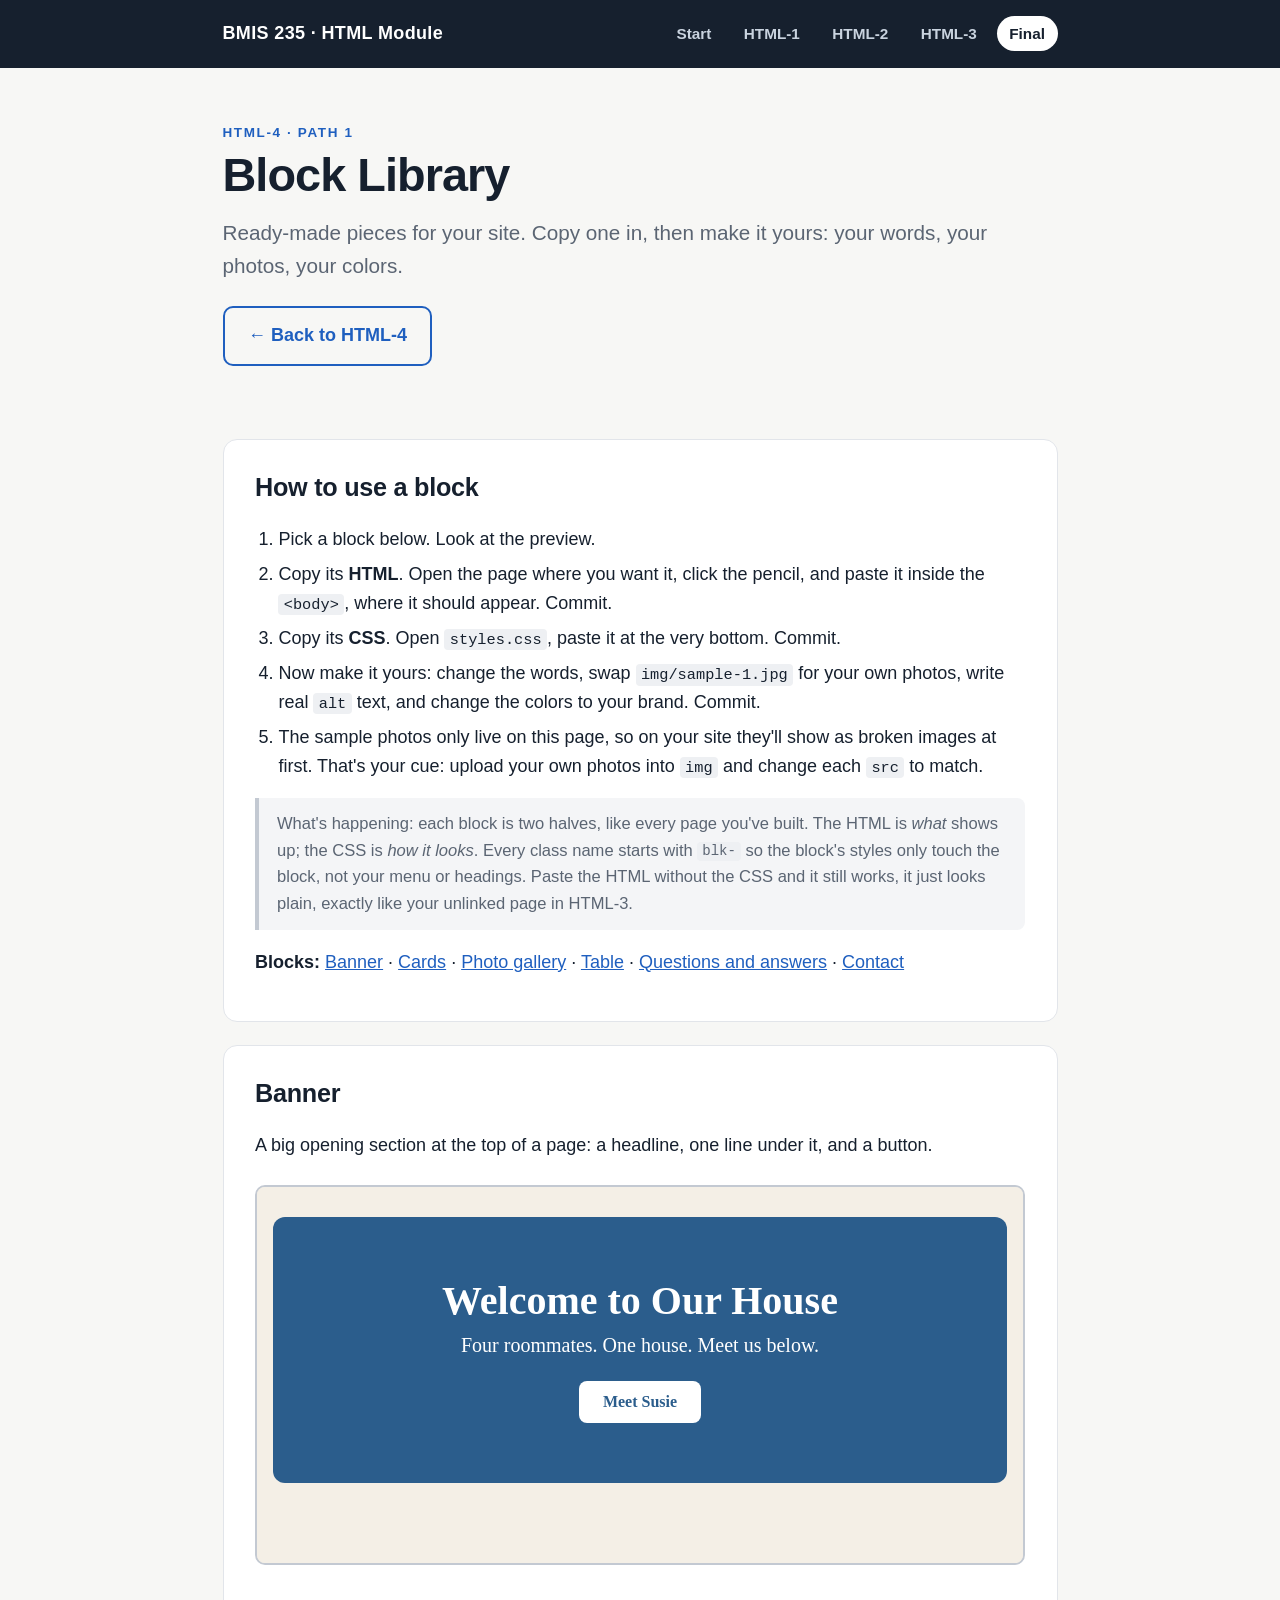
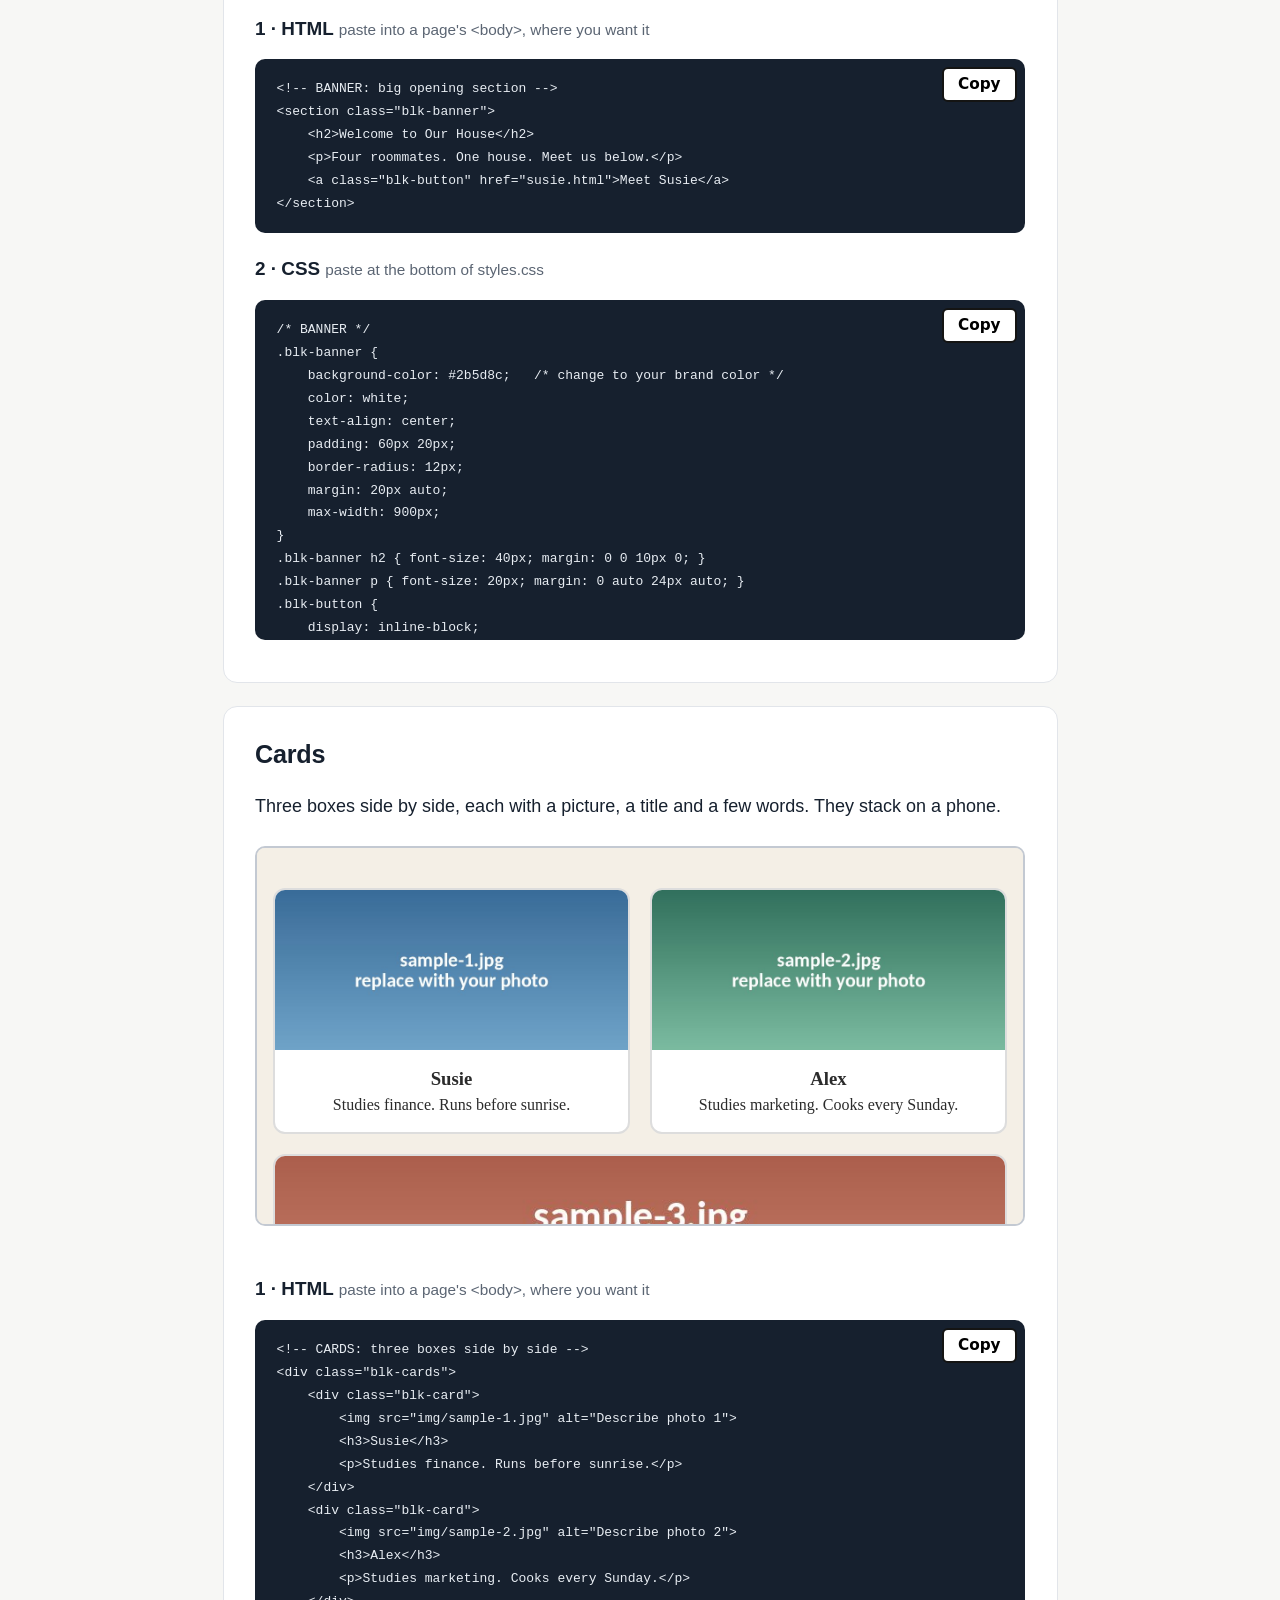
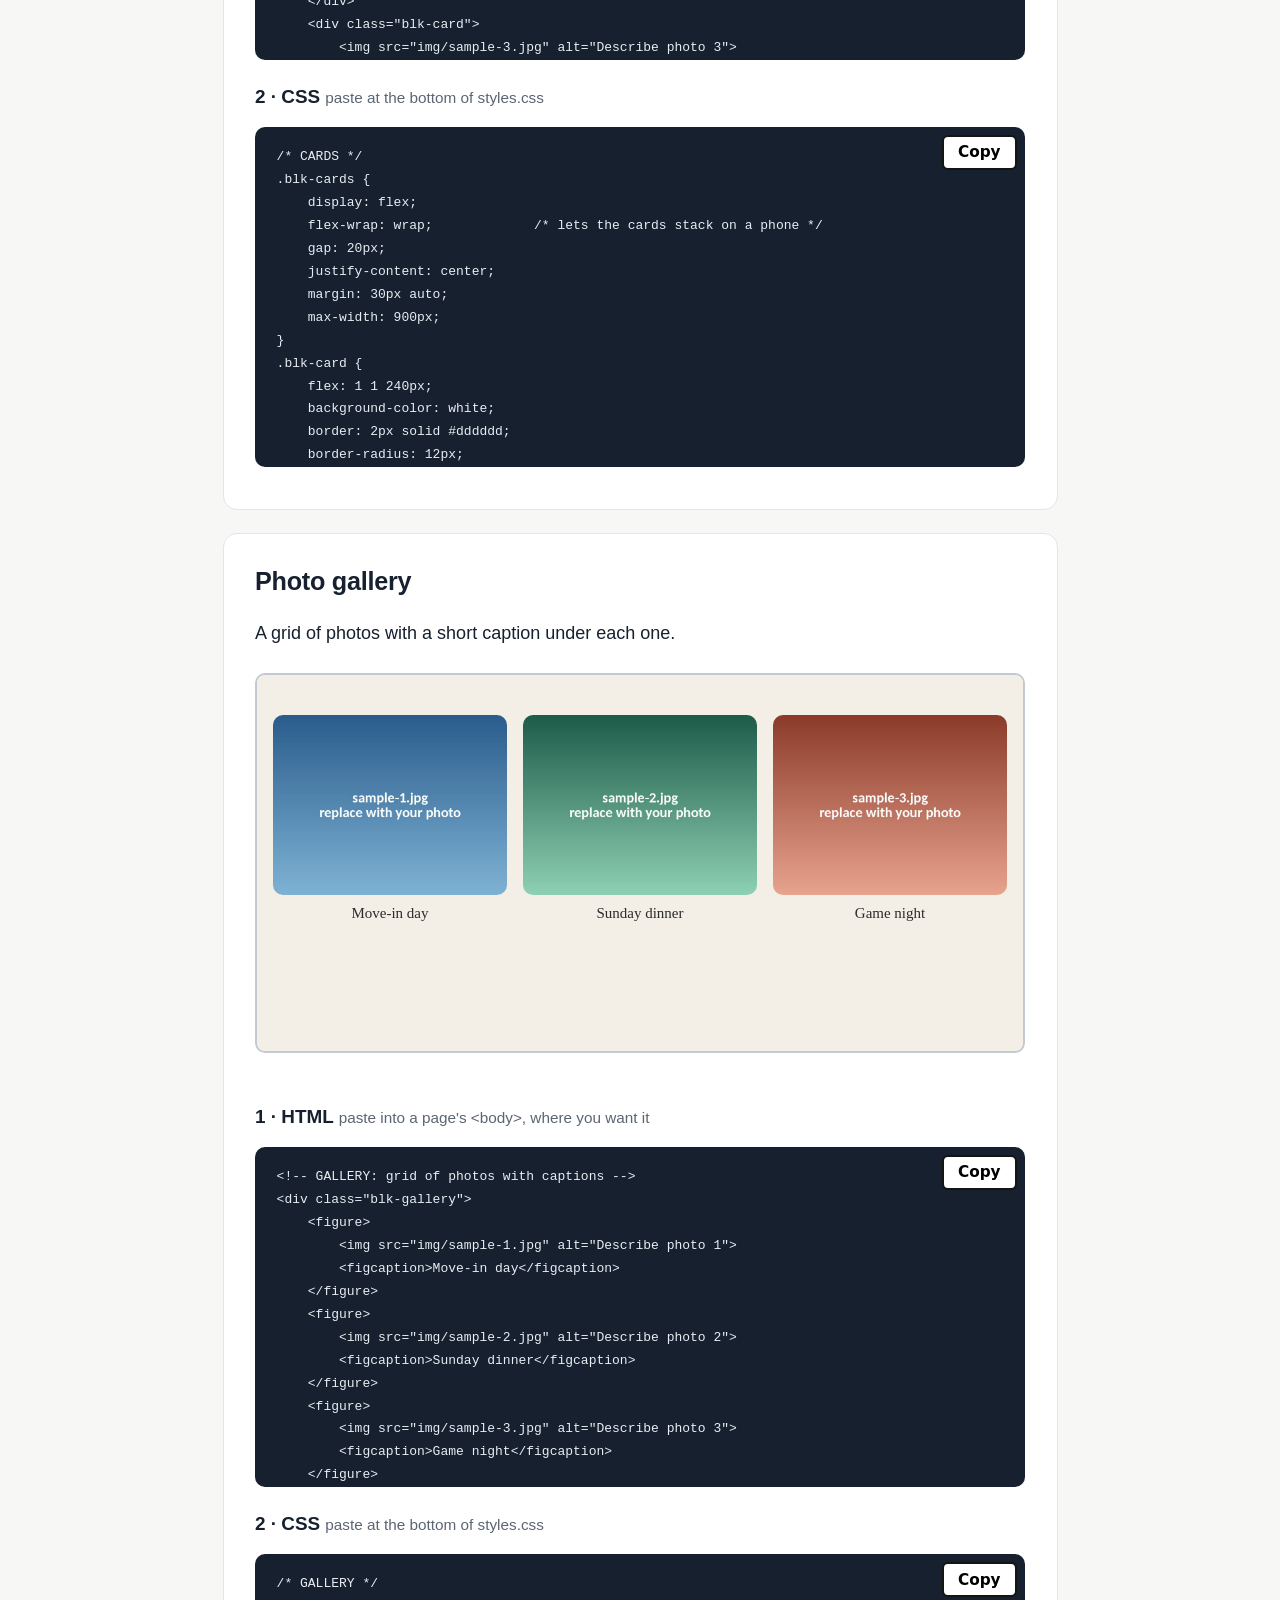
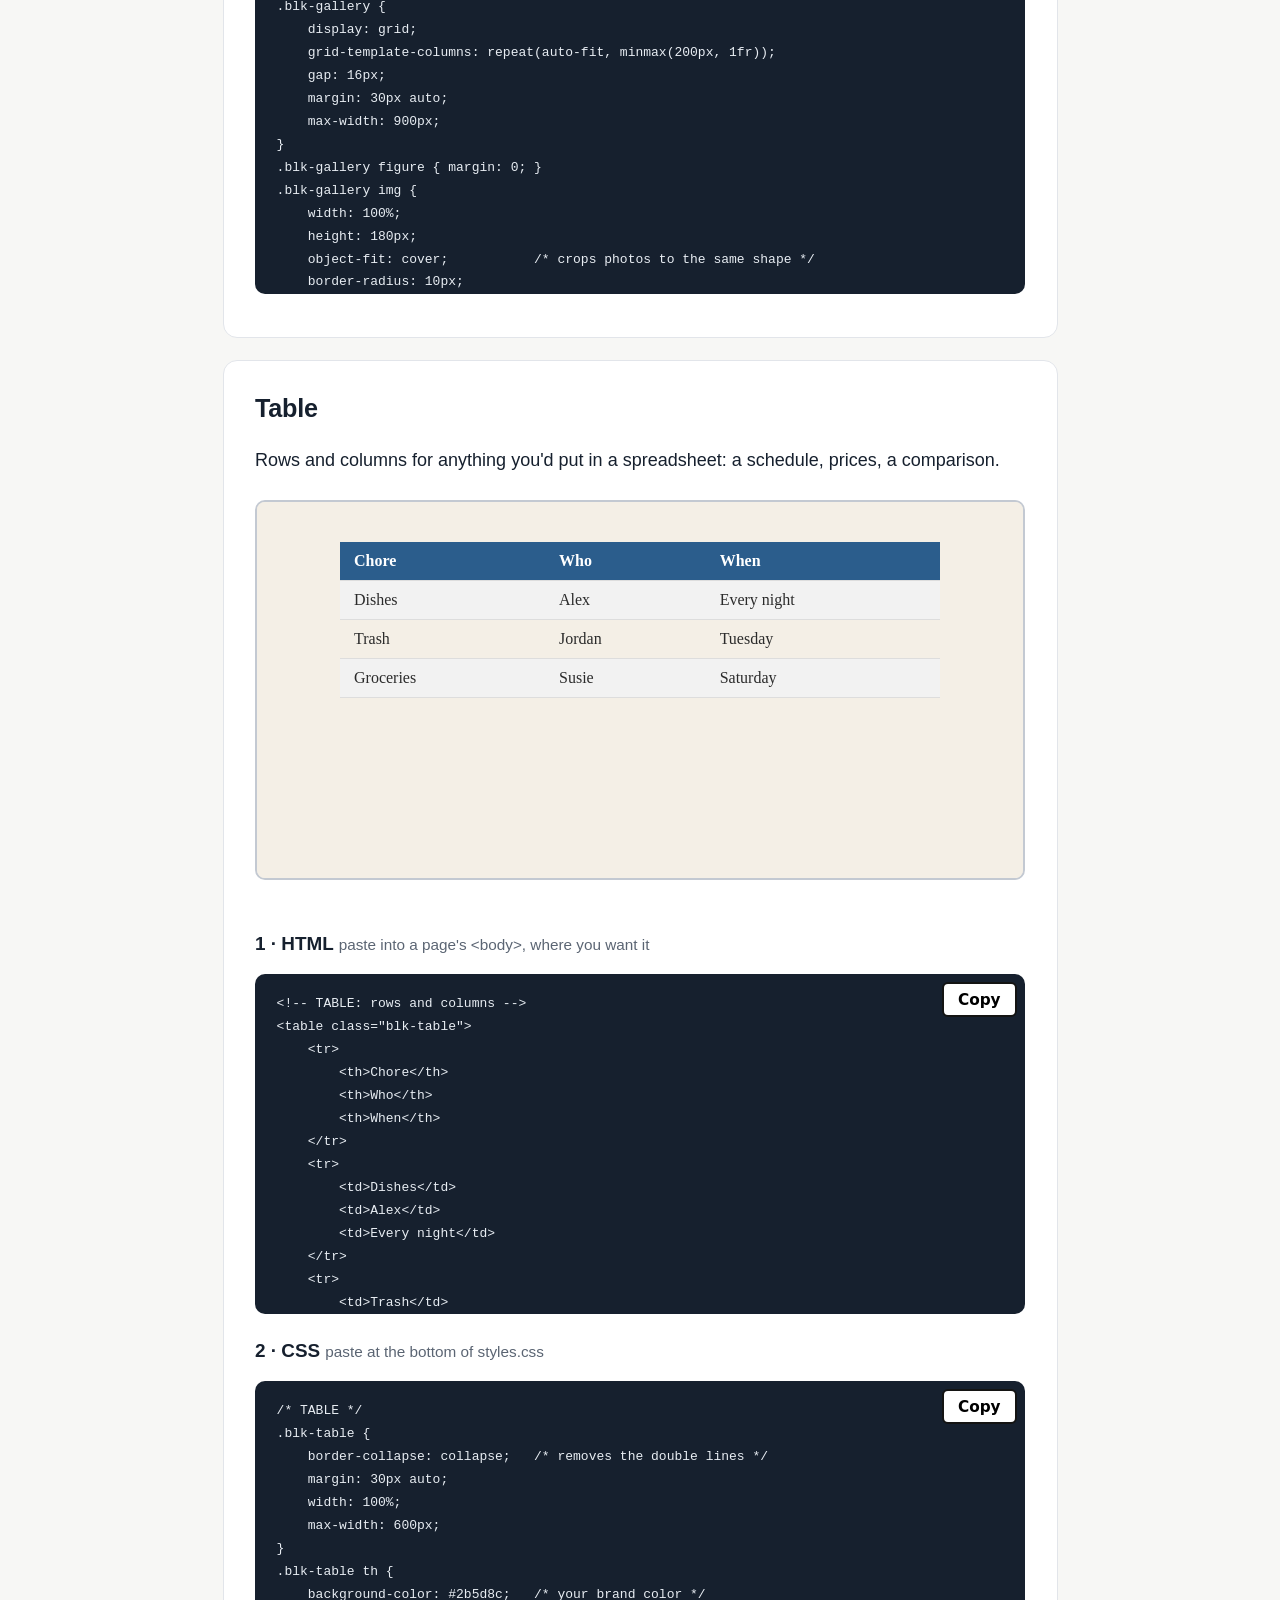
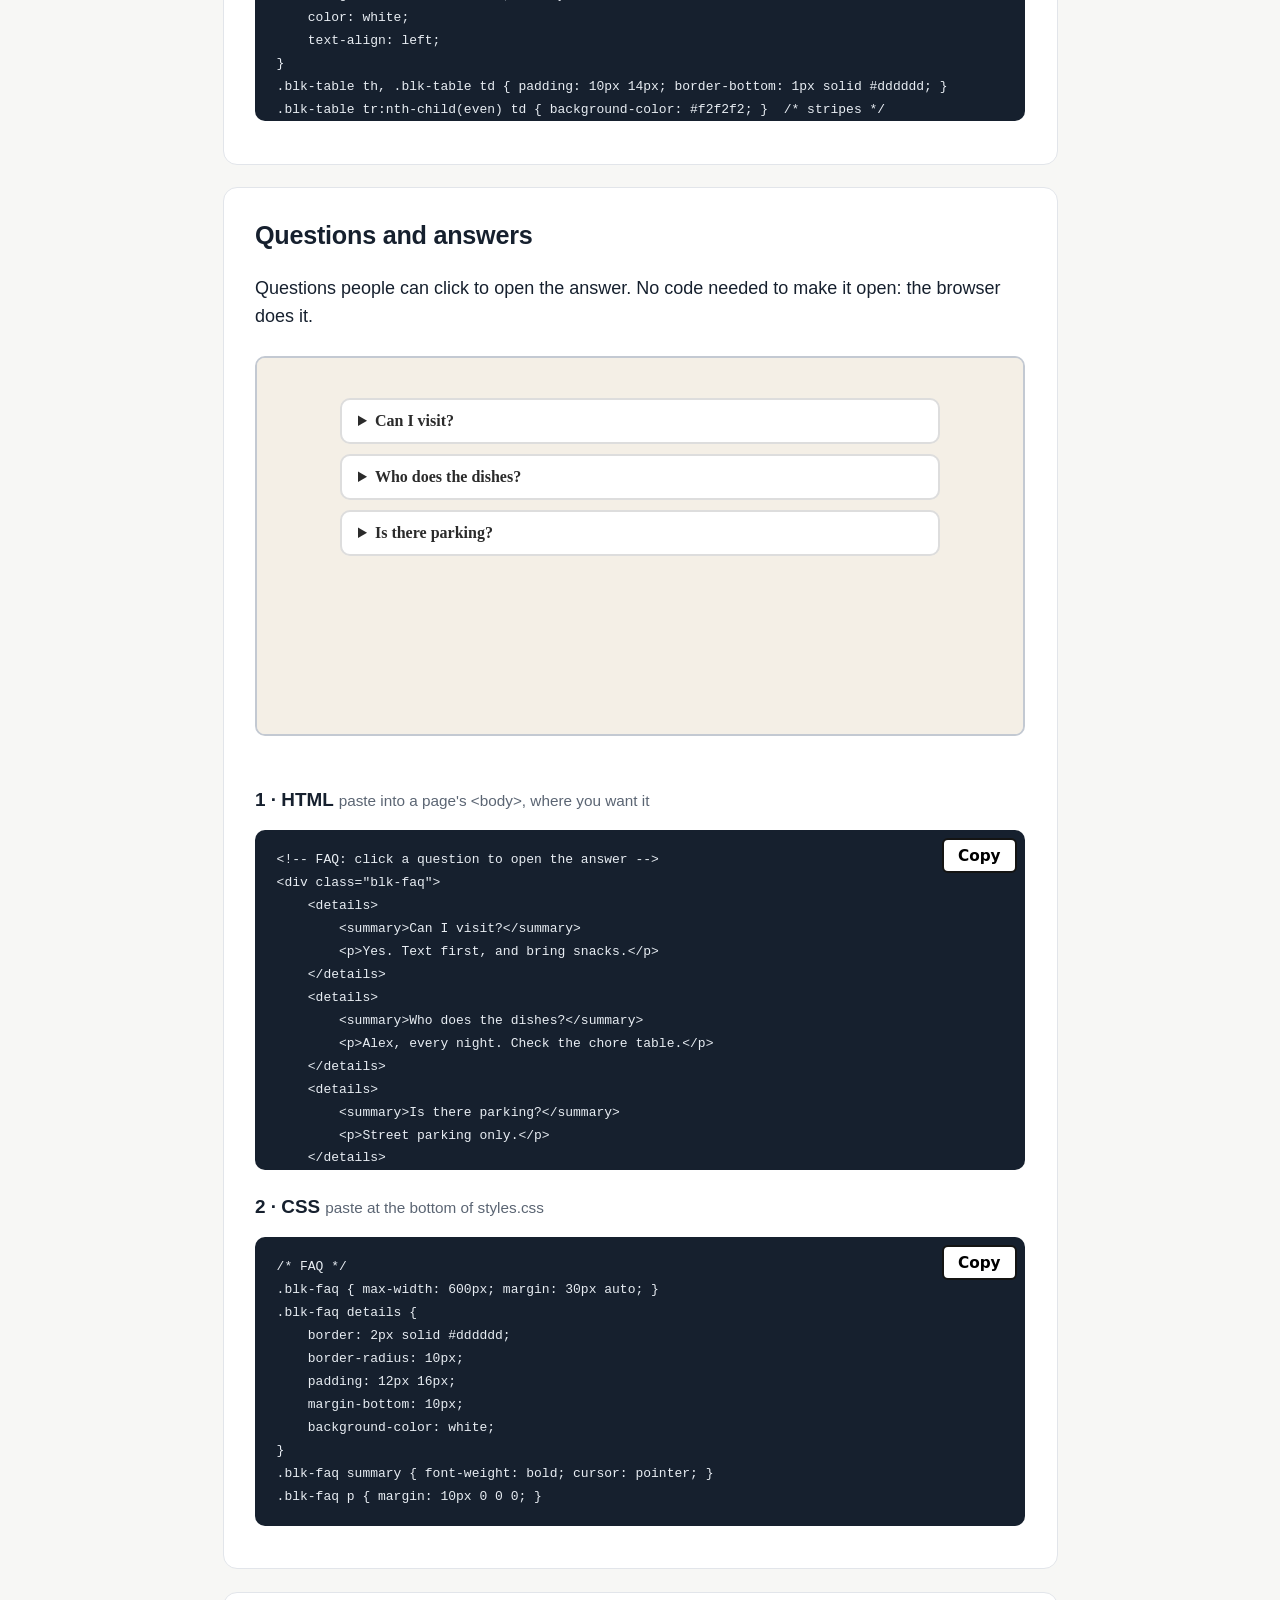
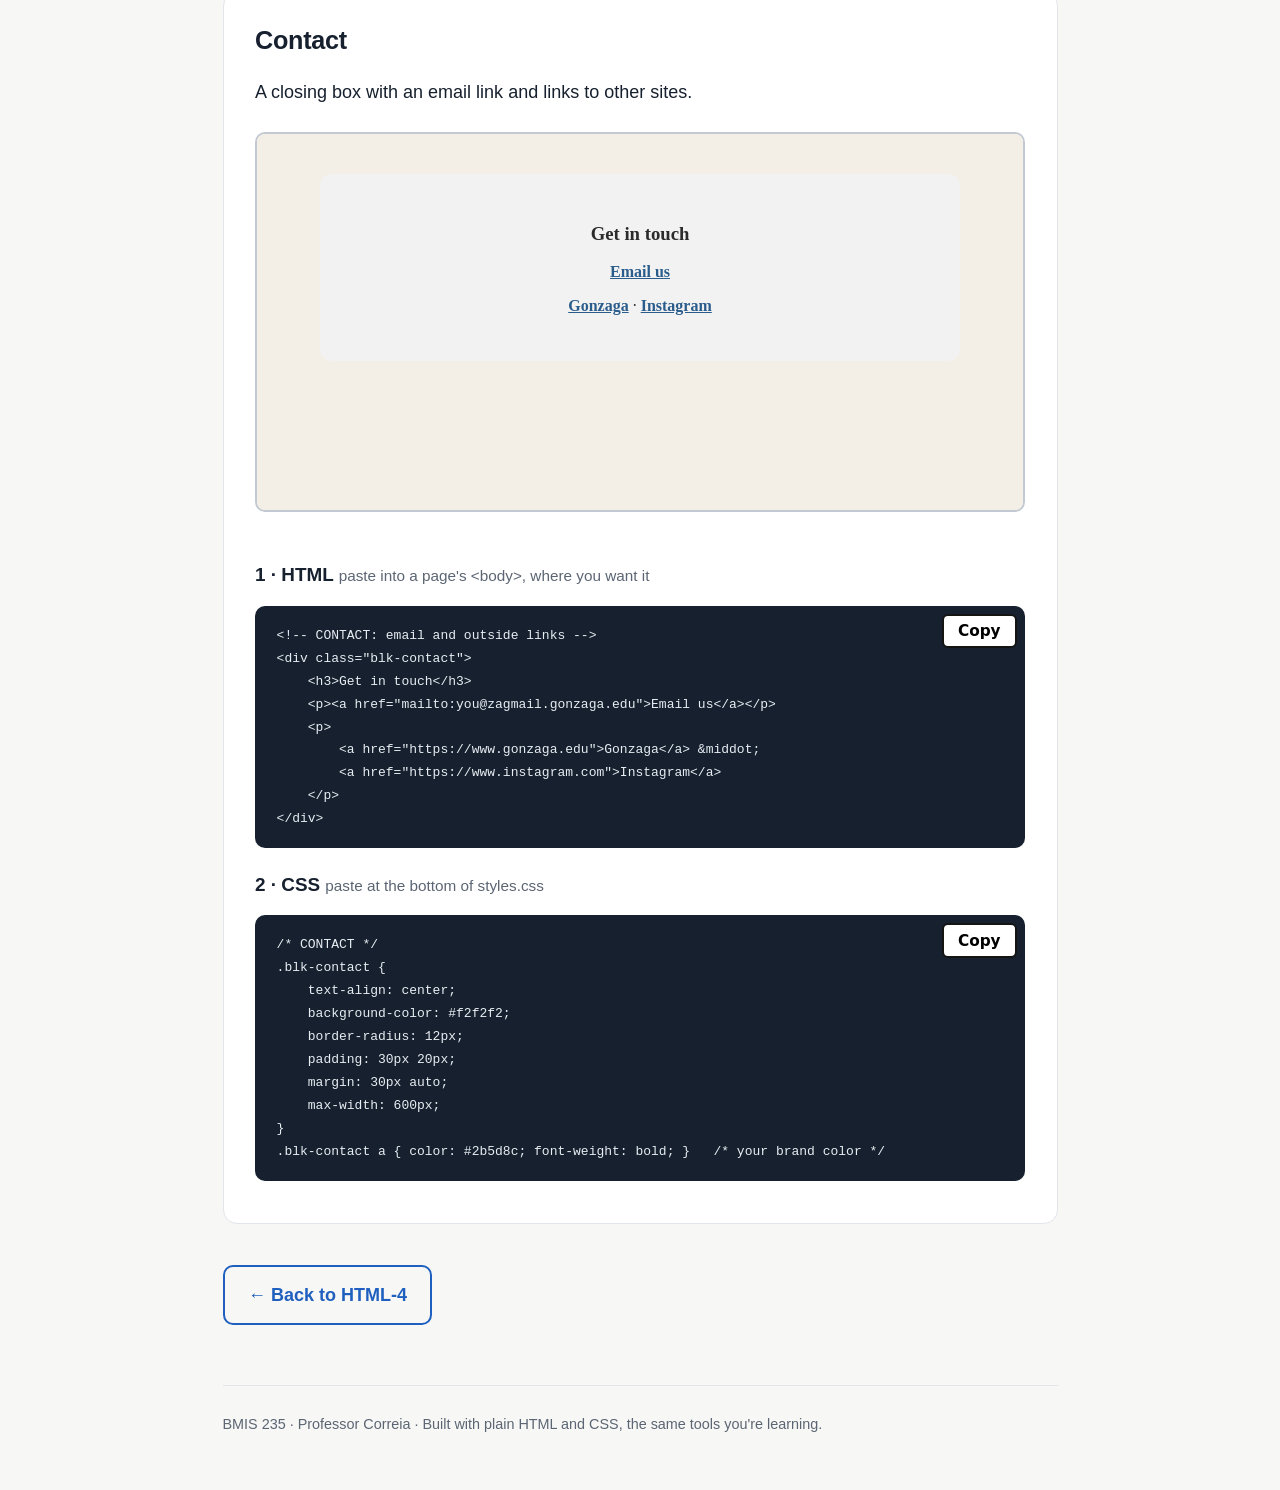
<file: html-4-blocks.html>
<!DOCTYPE html>
<html lang="en">
<head>
<meta charset="utf-8">
<meta name="viewport" content="width=device-width, initial-scale=1">
<meta name="author" content="John Correia">
<title>Block Library · BMIS 235 HTML Module</title>
<link rel="stylesheet" href="style.css">
<style>
.blkprev { width: 100%; height: 380px; border: 2px solid #c3c9d2; border-radius: 10px; background: #f4efe6; margin: .4rem 0 1rem; }
.copywrap { position: relative; }
.copy { position: absolute; top: 8px; right: 8px; font: 700 .85rem system-ui, sans-serif; padding: .35rem .8rem; border-radius: 6px; border: 2px solid #141413; background: #fff; cursor: pointer; }
.copy.done { background: #D97757; }
.dim { font-weight: 400; color: var(--muted); font-size: .85rem; }
pre { max-height: 340px; overflow: auto; }
</style>
</head>
<body>
<div class="top"><div class="wrap">
  <a class="brand" href="index.html">BMIS 235 · HTML Module</a>
  <nav class="nav"><a href="index.html">Start</a><a href="html-1.html">HTML-1</a><a href="html-2.html">HTML-2</a><a href="html-3.html">HTML-3</a><a href="html-4.html" class="on">Final</a></nav>
</div></div>
<main class="wrap">
<div class="hero">
<p class="kicker">HTML-4 · Path 1</p>
<h1>Block Library</h1>
<p class="lede">Ready-made pieces for your site. Copy one in, then make it yours: your words, your photos, your colors.</p>
<p><a class="btn ghost" href="html-4.html">&larr; Back to HTML-4</a></p>
</div>

<section class="block"><h2>How to use a block</h2><ol>
<li>Pick a block below. Look at the preview.</li>
<li>Copy its <strong>HTML</strong>. Open the page where you want it, click the pencil, and paste it inside the <code>&lt;body&gt;</code>, where it should appear. Commit.</li>
<li>Copy its <strong>CSS</strong>. Open <code>styles.css</code>, paste it at the very bottom. Commit.</li>
<li>Now make it yours: change the words, swap <code>img/sample-1.jpg</code> for your own photos, write real <code>alt</code> text, and change the colors to your brand. Commit.</li>
<li>The sample photos only live on this page, so on your site they'll show as broken images at first. That's your cue: upload your own photos into <code>img</code> and change each <code>src</code> to match.</li>
</ol>
<p class="why">What's happening: each block is two halves, like every page you've built. The HTML is <em>what</em> shows up; the CSS is <em>how it looks</em>. Every class name starts with <code>blk-</code> so the block's styles only touch the block, not your menu or headings. Paste the HTML without the CSS and it still works, it just looks plain, exactly like your unlinked page in HTML-3.</p>
<p><strong>Blocks:</strong> <a href="#banner">Banner</a> · <a href="#cards">Cards</a> · <a href="#gallery">Photo gallery</a> · <a href="#table">Table</a> · <a href="#faq">Questions and answers</a> · <a href="#contact">Contact</a></p>
</section>

<section class="block" id="banner"><h2>Banner</h2>
<p>A big opening section at the top of a page: a headline, one line under it, and a button.</p>
<iframe class="blkprev" title="Banner preview" srcdoc="&lt;!DOCTYPE html&gt;&lt;html&gt;&lt;head&gt;&lt;meta charset=&#x27;utf-8&#x27;&gt;&lt;style&gt;body{font-family:Georgia,serif;margin:0;padding:10px 16px;background:#f4efe6;color:#2b2b2b}/* BANNER */
.blk-banner {
    background-color: #2b5d8c;   /* change to your brand color */
    color: white;
    text-align: center;
    padding: 60px 20px;
    border-radius: 12px;
    margin: 20px auto;
    max-width: 900px;
}
.blk-banner h2 { font-size: 40px; margin: 0 0 10px 0; }
.blk-banner p { font-size: 20px; margin: 0 auto 24px auto; }
.blk-button {
    display: inline-block;
    background-color: white;
    color: #2b5d8c;              /* same brand color */
    padding: 12px 24px;
    border-radius: 8px;
    font-weight: bold;
    text-decoration: none;
}&lt;/style&gt;&lt;/head&gt;&lt;body&gt;&lt;!-- BANNER: big opening section --&gt;
&lt;section class=&quot;blk-banner&quot;&gt;
    &lt;h2&gt;Welcome to Our House&lt;/h2&gt;
    &lt;p&gt;Four roommates. One house. Meet us below.&lt;/p&gt;
    &lt;a class=&quot;blk-button&quot; href=&quot;susie.html&quot;&gt;Meet Susie&lt;/a&gt;
&lt;/section&gt;&lt;/body&gt;&lt;/html&gt;"></iframe>
<h3>1 · HTML <span class="dim">paste into a page's &lt;body&gt;, where you want it</span></h3>
<div class="copywrap"><button class="copy" type="button">Copy</button><pre><code>&lt;!-- BANNER: big opening section --&gt;
&lt;section class=&quot;blk-banner&quot;&gt;
    &lt;h2&gt;Welcome to Our House&lt;/h2&gt;
    &lt;p&gt;Four roommates. One house. Meet us below.&lt;/p&gt;
    &lt;a class=&quot;blk-button&quot; href=&quot;susie.html&quot;&gt;Meet Susie&lt;/a&gt;
&lt;/section&gt;</code></pre></div>
<h3>2 · CSS <span class="dim">paste at the bottom of styles.css</span></h3>
<div class="copywrap"><button class="copy" type="button">Copy</button><pre><code>/* BANNER */
.blk-banner {
    background-color: #2b5d8c;   /* change to your brand color */
    color: white;
    text-align: center;
    padding: 60px 20px;
    border-radius: 12px;
    margin: 20px auto;
    max-width: 900px;
}
.blk-banner h2 { font-size: 40px; margin: 0 0 10px 0; }
.blk-banner p { font-size: 20px; margin: 0 auto 24px auto; }
.blk-button {
    display: inline-block;
    background-color: white;
    color: #2b5d8c;              /* same brand color */
    padding: 12px 24px;
    border-radius: 8px;
    font-weight: bold;
    text-decoration: none;
}</code></pre></div>
</section>
<section class="block" id="cards"><h2>Cards</h2>
<p>Three boxes side by side, each with a picture, a title and a few words. They stack on a phone.</p>
<iframe class="blkprev" title="Cards preview" srcdoc="&lt;!DOCTYPE html&gt;&lt;html&gt;&lt;head&gt;&lt;meta charset=&#x27;utf-8&#x27;&gt;&lt;style&gt;body{font-family:Georgia,serif;margin:0;padding:10px 16px;background:#f4efe6;color:#2b2b2b}/* CARDS */
.blk-cards {
    display: flex;
    flex-wrap: wrap;             /* lets the cards stack on a phone */
    gap: 20px;
    justify-content: center;
    margin: 30px auto;
    max-width: 900px;
}
.blk-card {
    flex: 1 1 240px;
    background-color: white;
    border: 2px solid #dddddd;
    border-radius: 12px;
    overflow: hidden;
    text-align: center;
}
.blk-card img { width: 100%; height: 160px; object-fit: cover; }
.blk-card h3 { margin: 14px 0 6px 0; }
.blk-card p { margin: 0 16px 18px 16px; }&lt;/style&gt;&lt;/head&gt;&lt;body&gt;&lt;!-- CARDS: three boxes side by side --&gt;
&lt;div class=&quot;blk-cards&quot;&gt;
    &lt;div class=&quot;blk-card&quot;&gt;
        &lt;img src=&quot;img/sample-1.jpg&quot; alt=&quot;Describe photo 1&quot;&gt;
        &lt;h3&gt;Susie&lt;/h3&gt;
        &lt;p&gt;Studies finance. Runs before sunrise.&lt;/p&gt;
    &lt;/div&gt;
    &lt;div class=&quot;blk-card&quot;&gt;
        &lt;img src=&quot;img/sample-2.jpg&quot; alt=&quot;Describe photo 2&quot;&gt;
        &lt;h3&gt;Alex&lt;/h3&gt;
        &lt;p&gt;Studies marketing. Cooks every Sunday.&lt;/p&gt;
    &lt;/div&gt;
    &lt;div class=&quot;blk-card&quot;&gt;
        &lt;img src=&quot;img/sample-3.jpg&quot; alt=&quot;Describe photo 3&quot;&gt;
        &lt;h3&gt;Jordan&lt;/h3&gt;
        &lt;p&gt;Studies MIS. Owns 40 plants.&lt;/p&gt;
    &lt;/div&gt;
&lt;/div&gt;&lt;/body&gt;&lt;/html&gt;"></iframe>
<h3>1 · HTML <span class="dim">paste into a page's &lt;body&gt;, where you want it</span></h3>
<div class="copywrap"><button class="copy" type="button">Copy</button><pre><code>&lt;!-- CARDS: three boxes side by side --&gt;
&lt;div class=&quot;blk-cards&quot;&gt;
    &lt;div class=&quot;blk-card&quot;&gt;
        &lt;img src=&quot;img/sample-1.jpg&quot; alt=&quot;Describe photo 1&quot;&gt;
        &lt;h3&gt;Susie&lt;/h3&gt;
        &lt;p&gt;Studies finance. Runs before sunrise.&lt;/p&gt;
    &lt;/div&gt;
    &lt;div class=&quot;blk-card&quot;&gt;
        &lt;img src=&quot;img/sample-2.jpg&quot; alt=&quot;Describe photo 2&quot;&gt;
        &lt;h3&gt;Alex&lt;/h3&gt;
        &lt;p&gt;Studies marketing. Cooks every Sunday.&lt;/p&gt;
    &lt;/div&gt;
    &lt;div class=&quot;blk-card&quot;&gt;
        &lt;img src=&quot;img/sample-3.jpg&quot; alt=&quot;Describe photo 3&quot;&gt;
        &lt;h3&gt;Jordan&lt;/h3&gt;
        &lt;p&gt;Studies MIS. Owns 40 plants.&lt;/p&gt;
    &lt;/div&gt;
&lt;/div&gt;</code></pre></div>
<h3>2 · CSS <span class="dim">paste at the bottom of styles.css</span></h3>
<div class="copywrap"><button class="copy" type="button">Copy</button><pre><code>/* CARDS */
.blk-cards {
    display: flex;
    flex-wrap: wrap;             /* lets the cards stack on a phone */
    gap: 20px;
    justify-content: center;
    margin: 30px auto;
    max-width: 900px;
}
.blk-card {
    flex: 1 1 240px;
    background-color: white;
    border: 2px solid #dddddd;
    border-radius: 12px;
    overflow: hidden;
    text-align: center;
}
.blk-card img { width: 100%; height: 160px; object-fit: cover; }
.blk-card h3 { margin: 14px 0 6px 0; }
.blk-card p { margin: 0 16px 18px 16px; }</code></pre></div>
</section>
<section class="block" id="gallery"><h2>Photo gallery</h2>
<p>A grid of photos with a short caption under each one.</p>
<iframe class="blkprev" title="Photo gallery preview" srcdoc="&lt;!DOCTYPE html&gt;&lt;html&gt;&lt;head&gt;&lt;meta charset=&#x27;utf-8&#x27;&gt;&lt;style&gt;body{font-family:Georgia,serif;margin:0;padding:10px 16px;background:#f4efe6;color:#2b2b2b}/* GALLERY */
.blk-gallery {
    display: grid;
    grid-template-columns: repeat(auto-fit, minmax(200px, 1fr));
    gap: 16px;
    margin: 30px auto;
    max-width: 900px;
}
.blk-gallery figure { margin: 0; }
.blk-gallery img {
    width: 100%;
    height: 180px;
    object-fit: cover;           /* crops photos to the same shape */
    border-radius: 10px;
}
.blk-gallery figcaption { text-align: center; font-size: 15px; margin-top: 6px; }&lt;/style&gt;&lt;/head&gt;&lt;body&gt;&lt;!-- GALLERY: grid of photos with captions --&gt;
&lt;div class=&quot;blk-gallery&quot;&gt;
    &lt;figure&gt;
        &lt;img src=&quot;img/sample-1.jpg&quot; alt=&quot;Describe photo 1&quot;&gt;
        &lt;figcaption&gt;Move-in day&lt;/figcaption&gt;
    &lt;/figure&gt;
    &lt;figure&gt;
        &lt;img src=&quot;img/sample-2.jpg&quot; alt=&quot;Describe photo 2&quot;&gt;
        &lt;figcaption&gt;Sunday dinner&lt;/figcaption&gt;
    &lt;/figure&gt;
    &lt;figure&gt;
        &lt;img src=&quot;img/sample-3.jpg&quot; alt=&quot;Describe photo 3&quot;&gt;
        &lt;figcaption&gt;Game night&lt;/figcaption&gt;
    &lt;/figure&gt;
&lt;/div&gt;&lt;/body&gt;&lt;/html&gt;"></iframe>
<h3>1 · HTML <span class="dim">paste into a page's &lt;body&gt;, where you want it</span></h3>
<div class="copywrap"><button class="copy" type="button">Copy</button><pre><code>&lt;!-- GALLERY: grid of photos with captions --&gt;
&lt;div class=&quot;blk-gallery&quot;&gt;
    &lt;figure&gt;
        &lt;img src=&quot;img/sample-1.jpg&quot; alt=&quot;Describe photo 1&quot;&gt;
        &lt;figcaption&gt;Move-in day&lt;/figcaption&gt;
    &lt;/figure&gt;
    &lt;figure&gt;
        &lt;img src=&quot;img/sample-2.jpg&quot; alt=&quot;Describe photo 2&quot;&gt;
        &lt;figcaption&gt;Sunday dinner&lt;/figcaption&gt;
    &lt;/figure&gt;
    &lt;figure&gt;
        &lt;img src=&quot;img/sample-3.jpg&quot; alt=&quot;Describe photo 3&quot;&gt;
        &lt;figcaption&gt;Game night&lt;/figcaption&gt;
    &lt;/figure&gt;
&lt;/div&gt;</code></pre></div>
<h3>2 · CSS <span class="dim">paste at the bottom of styles.css</span></h3>
<div class="copywrap"><button class="copy" type="button">Copy</button><pre><code>/* GALLERY */
.blk-gallery {
    display: grid;
    grid-template-columns: repeat(auto-fit, minmax(200px, 1fr));
    gap: 16px;
    margin: 30px auto;
    max-width: 900px;
}
.blk-gallery figure { margin: 0; }
.blk-gallery img {
    width: 100%;
    height: 180px;
    object-fit: cover;           /* crops photos to the same shape */
    border-radius: 10px;
}
.blk-gallery figcaption { text-align: center; font-size: 15px; margin-top: 6px; }</code></pre></div>
</section>
<section class="block" id="table"><h2>Table</h2>
<p>Rows and columns for anything you'd put in a spreadsheet: a schedule, prices, a comparison.</p>
<iframe class="blkprev" title="Table preview" srcdoc="&lt;!DOCTYPE html&gt;&lt;html&gt;&lt;head&gt;&lt;meta charset=&#x27;utf-8&#x27;&gt;&lt;style&gt;body{font-family:Georgia,serif;margin:0;padding:10px 16px;background:#f4efe6;color:#2b2b2b}/* TABLE */
.blk-table {
    border-collapse: collapse;   /* removes the double lines */
    margin: 30px auto;
    width: 100%;
    max-width: 600px;
}
.blk-table th {
    background-color: #2b5d8c;   /* your brand color */
    color: white;
    text-align: left;
}
.blk-table th, .blk-table td { padding: 10px 14px; border-bottom: 1px solid #dddddd; }
.blk-table tr:nth-child(even) td { background-color: #f2f2f2; }  /* stripes */&lt;/style&gt;&lt;/head&gt;&lt;body&gt;&lt;!-- TABLE: rows and columns --&gt;
&lt;table class=&quot;blk-table&quot;&gt;
    &lt;tr&gt;
        &lt;th&gt;Chore&lt;/th&gt;
        &lt;th&gt;Who&lt;/th&gt;
        &lt;th&gt;When&lt;/th&gt;
    &lt;/tr&gt;
    &lt;tr&gt;
        &lt;td&gt;Dishes&lt;/td&gt;
        &lt;td&gt;Alex&lt;/td&gt;
        &lt;td&gt;Every night&lt;/td&gt;
    &lt;/tr&gt;
    &lt;tr&gt;
        &lt;td&gt;Trash&lt;/td&gt;
        &lt;td&gt;Jordan&lt;/td&gt;
        &lt;td&gt;Tuesday&lt;/td&gt;
    &lt;/tr&gt;
    &lt;tr&gt;
        &lt;td&gt;Groceries&lt;/td&gt;
        &lt;td&gt;Susie&lt;/td&gt;
        &lt;td&gt;Saturday&lt;/td&gt;
    &lt;/tr&gt;
&lt;/table&gt;&lt;/body&gt;&lt;/html&gt;"></iframe>
<h3>1 · HTML <span class="dim">paste into a page's &lt;body&gt;, where you want it</span></h3>
<div class="copywrap"><button class="copy" type="button">Copy</button><pre><code>&lt;!-- TABLE: rows and columns --&gt;
&lt;table class=&quot;blk-table&quot;&gt;
    &lt;tr&gt;
        &lt;th&gt;Chore&lt;/th&gt;
        &lt;th&gt;Who&lt;/th&gt;
        &lt;th&gt;When&lt;/th&gt;
    &lt;/tr&gt;
    &lt;tr&gt;
        &lt;td&gt;Dishes&lt;/td&gt;
        &lt;td&gt;Alex&lt;/td&gt;
        &lt;td&gt;Every night&lt;/td&gt;
    &lt;/tr&gt;
    &lt;tr&gt;
        &lt;td&gt;Trash&lt;/td&gt;
        &lt;td&gt;Jordan&lt;/td&gt;
        &lt;td&gt;Tuesday&lt;/td&gt;
    &lt;/tr&gt;
    &lt;tr&gt;
        &lt;td&gt;Groceries&lt;/td&gt;
        &lt;td&gt;Susie&lt;/td&gt;
        &lt;td&gt;Saturday&lt;/td&gt;
    &lt;/tr&gt;
&lt;/table&gt;</code></pre></div>
<h3>2 · CSS <span class="dim">paste at the bottom of styles.css</span></h3>
<div class="copywrap"><button class="copy" type="button">Copy</button><pre><code>/* TABLE */
.blk-table {
    border-collapse: collapse;   /* removes the double lines */
    margin: 30px auto;
    width: 100%;
    max-width: 600px;
}
.blk-table th {
    background-color: #2b5d8c;   /* your brand color */
    color: white;
    text-align: left;
}
.blk-table th, .blk-table td { padding: 10px 14px; border-bottom: 1px solid #dddddd; }
.blk-table tr:nth-child(even) td { background-color: #f2f2f2; }  /* stripes */</code></pre></div>
</section>
<section class="block" id="faq"><h2>Questions and answers</h2>
<p>Questions people can click to open the answer. No code needed to make it open: the browser does it.</p>
<iframe class="blkprev" title="Questions and answers preview" srcdoc="&lt;!DOCTYPE html&gt;&lt;html&gt;&lt;head&gt;&lt;meta charset=&#x27;utf-8&#x27;&gt;&lt;style&gt;body{font-family:Georgia,serif;margin:0;padding:10px 16px;background:#f4efe6;color:#2b2b2b}/* FAQ */
.blk-faq { max-width: 600px; margin: 30px auto; }
.blk-faq details {
    border: 2px solid #dddddd;
    border-radius: 10px;
    padding: 12px 16px;
    margin-bottom: 10px;
    background-color: white;
}
.blk-faq summary { font-weight: bold; cursor: pointer; }
.blk-faq p { margin: 10px 0 0 0; }&lt;/style&gt;&lt;/head&gt;&lt;body&gt;&lt;!-- FAQ: click a question to open the answer --&gt;
&lt;div class=&quot;blk-faq&quot;&gt;
    &lt;details&gt;
        &lt;summary&gt;Can I visit?&lt;/summary&gt;
        &lt;p&gt;Yes. Text first, and bring snacks.&lt;/p&gt;
    &lt;/details&gt;
    &lt;details&gt;
        &lt;summary&gt;Who does the dishes?&lt;/summary&gt;
        &lt;p&gt;Alex, every night. Check the chore table.&lt;/p&gt;
    &lt;/details&gt;
    &lt;details&gt;
        &lt;summary&gt;Is there parking?&lt;/summary&gt;
        &lt;p&gt;Street parking only.&lt;/p&gt;
    &lt;/details&gt;
&lt;/div&gt;&lt;/body&gt;&lt;/html&gt;"></iframe>
<h3>1 · HTML <span class="dim">paste into a page's &lt;body&gt;, where you want it</span></h3>
<div class="copywrap"><button class="copy" type="button">Copy</button><pre><code>&lt;!-- FAQ: click a question to open the answer --&gt;
&lt;div class=&quot;blk-faq&quot;&gt;
    &lt;details&gt;
        &lt;summary&gt;Can I visit?&lt;/summary&gt;
        &lt;p&gt;Yes. Text first, and bring snacks.&lt;/p&gt;
    &lt;/details&gt;
    &lt;details&gt;
        &lt;summary&gt;Who does the dishes?&lt;/summary&gt;
        &lt;p&gt;Alex, every night. Check the chore table.&lt;/p&gt;
    &lt;/details&gt;
    &lt;details&gt;
        &lt;summary&gt;Is there parking?&lt;/summary&gt;
        &lt;p&gt;Street parking only.&lt;/p&gt;
    &lt;/details&gt;
&lt;/div&gt;</code></pre></div>
<h3>2 · CSS <span class="dim">paste at the bottom of styles.css</span></h3>
<div class="copywrap"><button class="copy" type="button">Copy</button><pre><code>/* FAQ */
.blk-faq { max-width: 600px; margin: 30px auto; }
.blk-faq details {
    border: 2px solid #dddddd;
    border-radius: 10px;
    padding: 12px 16px;
    margin-bottom: 10px;
    background-color: white;
}
.blk-faq summary { font-weight: bold; cursor: pointer; }
.blk-faq p { margin: 10px 0 0 0; }</code></pre></div>
</section>
<section class="block" id="contact"><h2>Contact</h2>
<p>A closing box with an email link and links to other sites.</p>
<iframe class="blkprev" title="Contact preview" srcdoc="&lt;!DOCTYPE html&gt;&lt;html&gt;&lt;head&gt;&lt;meta charset=&#x27;utf-8&#x27;&gt;&lt;style&gt;body{font-family:Georgia,serif;margin:0;padding:10px 16px;background:#f4efe6;color:#2b2b2b}/* CONTACT */
.blk-contact {
    text-align: center;
    background-color: #f2f2f2;
    border-radius: 12px;
    padding: 30px 20px;
    margin: 30px auto;
    max-width: 600px;
}
.blk-contact a { color: #2b5d8c; font-weight: bold; }   /* your brand color */&lt;/style&gt;&lt;/head&gt;&lt;body&gt;&lt;!-- CONTACT: email and outside links --&gt;
&lt;div class=&quot;blk-contact&quot;&gt;
    &lt;h3&gt;Get in touch&lt;/h3&gt;
    &lt;p&gt;&lt;a href=&quot;mailto:you@zagmail.gonzaga.edu&quot;&gt;Email us&lt;/a&gt;&lt;/p&gt;
    &lt;p&gt;
        &lt;a href=&quot;https://www.gonzaga.edu&quot;&gt;Gonzaga&lt;/a&gt; &amp;middot;
        &lt;a href=&quot;https://www.instagram.com&quot;&gt;Instagram&lt;/a&gt;
    &lt;/p&gt;
&lt;/div&gt;&lt;/body&gt;&lt;/html&gt;"></iframe>
<h3>1 · HTML <span class="dim">paste into a page's &lt;body&gt;, where you want it</span></h3>
<div class="copywrap"><button class="copy" type="button">Copy</button><pre><code>&lt;!-- CONTACT: email and outside links --&gt;
&lt;div class=&quot;blk-contact&quot;&gt;
    &lt;h3&gt;Get in touch&lt;/h3&gt;
    &lt;p&gt;&lt;a href=&quot;mailto:you@zagmail.gonzaga.edu&quot;&gt;Email us&lt;/a&gt;&lt;/p&gt;
    &lt;p&gt;
        &lt;a href=&quot;https://www.gonzaga.edu&quot;&gt;Gonzaga&lt;/a&gt; &amp;middot;
        &lt;a href=&quot;https://www.instagram.com&quot;&gt;Instagram&lt;/a&gt;
    &lt;/p&gt;
&lt;/div&gt;</code></pre></div>
<h3>2 · CSS <span class="dim">paste at the bottom of styles.css</span></h3>
<div class="copywrap"><button class="copy" type="button">Copy</button><pre><code>/* CONTACT */
.blk-contact {
    text-align: center;
    background-color: #f2f2f2;
    border-radius: 12px;
    padding: 30px 20px;
    margin: 30px auto;
    max-width: 600px;
}
.blk-contact a { color: #2b5d8c; font-weight: bold; }   /* your brand color */</code></pre></div>
</section>
<div class="next"><a class="btn ghost" href="html-4.html">&larr; Back to HTML-4</a></div>
</main>
<div class="wrap"><footer>BMIS 235 · Professor Correia · Built with plain HTML and CSS, the same tools you're learning.</footer></div>
<script>
document.querySelectorAll(".copy").forEach(function (b) {
  b.addEventListener("click", function () {
    var t = b.parentNode.querySelector("code").textContent;
    function ok() { b.textContent = "Copied"; b.classList.add("done"); setTimeout(function () { b.textContent = "Copy"; b.classList.remove("done"); }, 1500); }
    if (navigator.clipboard) navigator.clipboard.writeText(t).then(ok, function () { b.textContent = "Select and copy"; });
  });
});
</script>
</body>
</html>
</file>
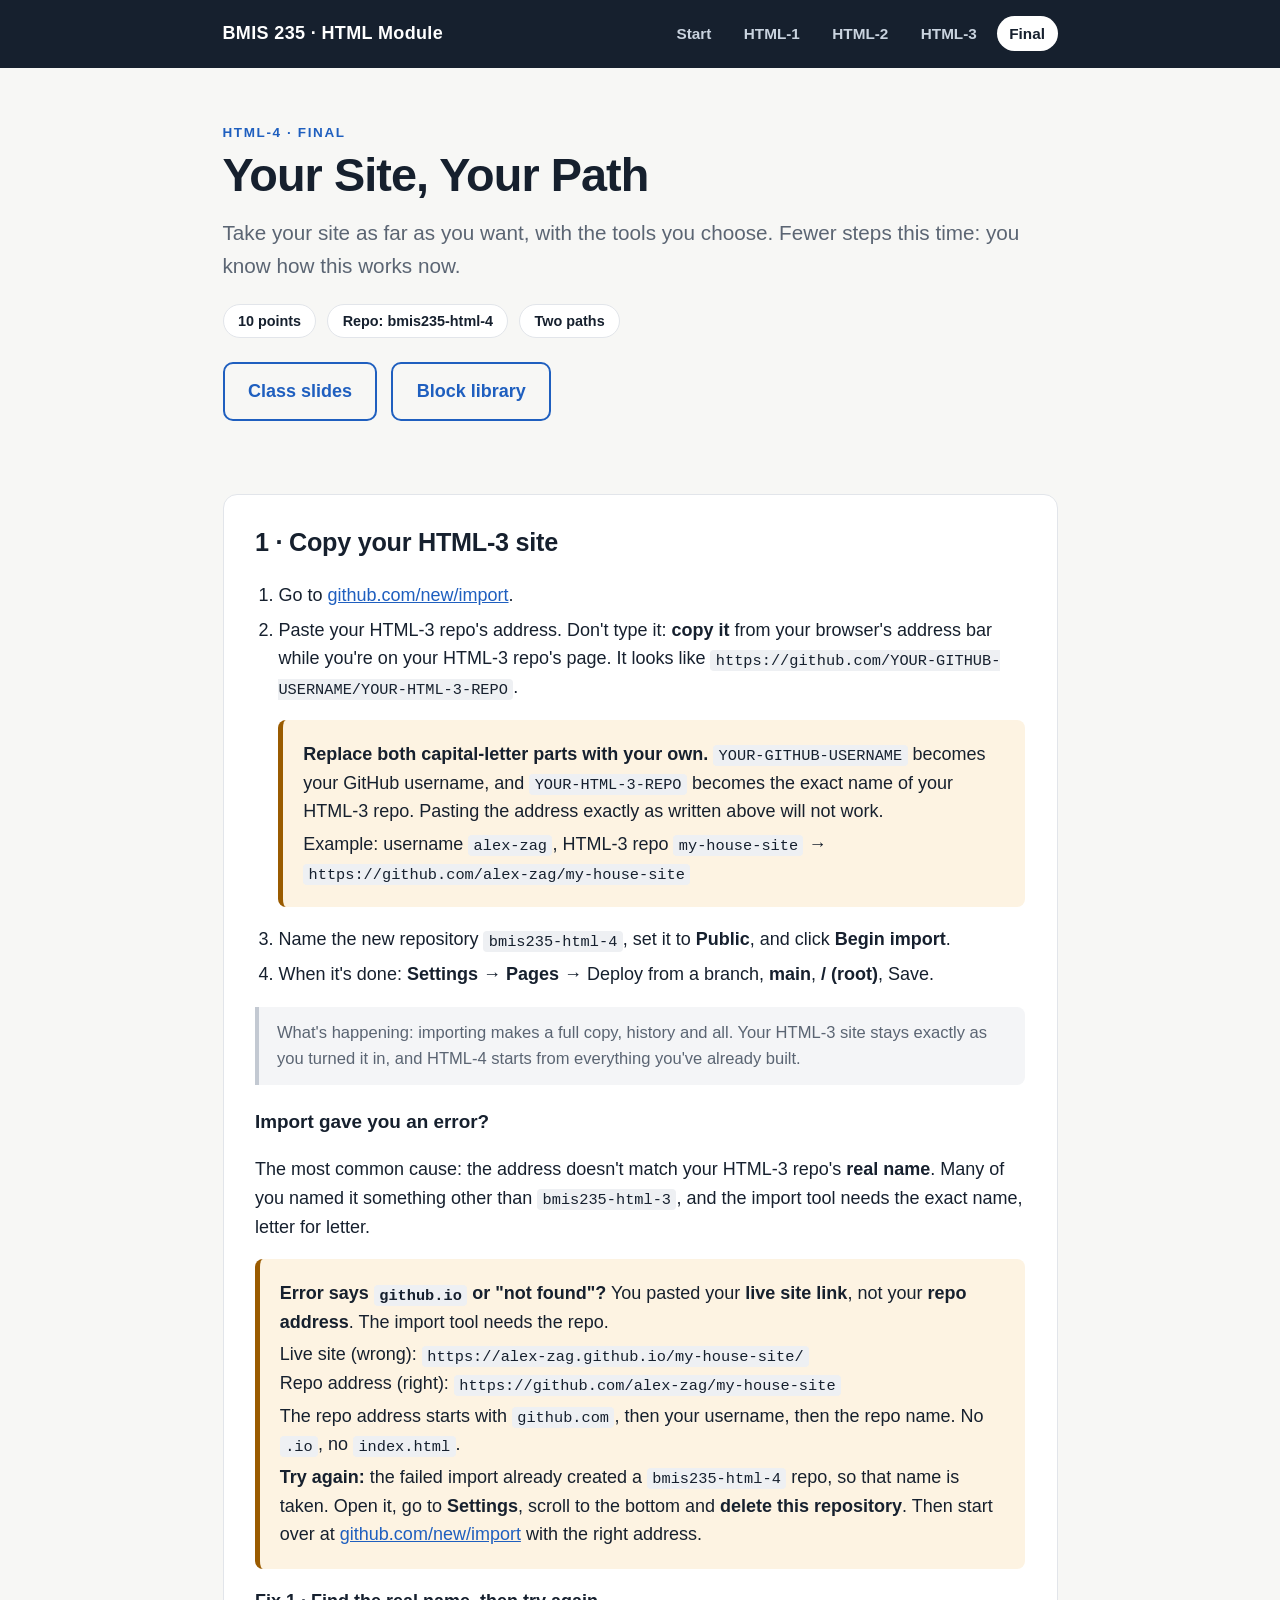
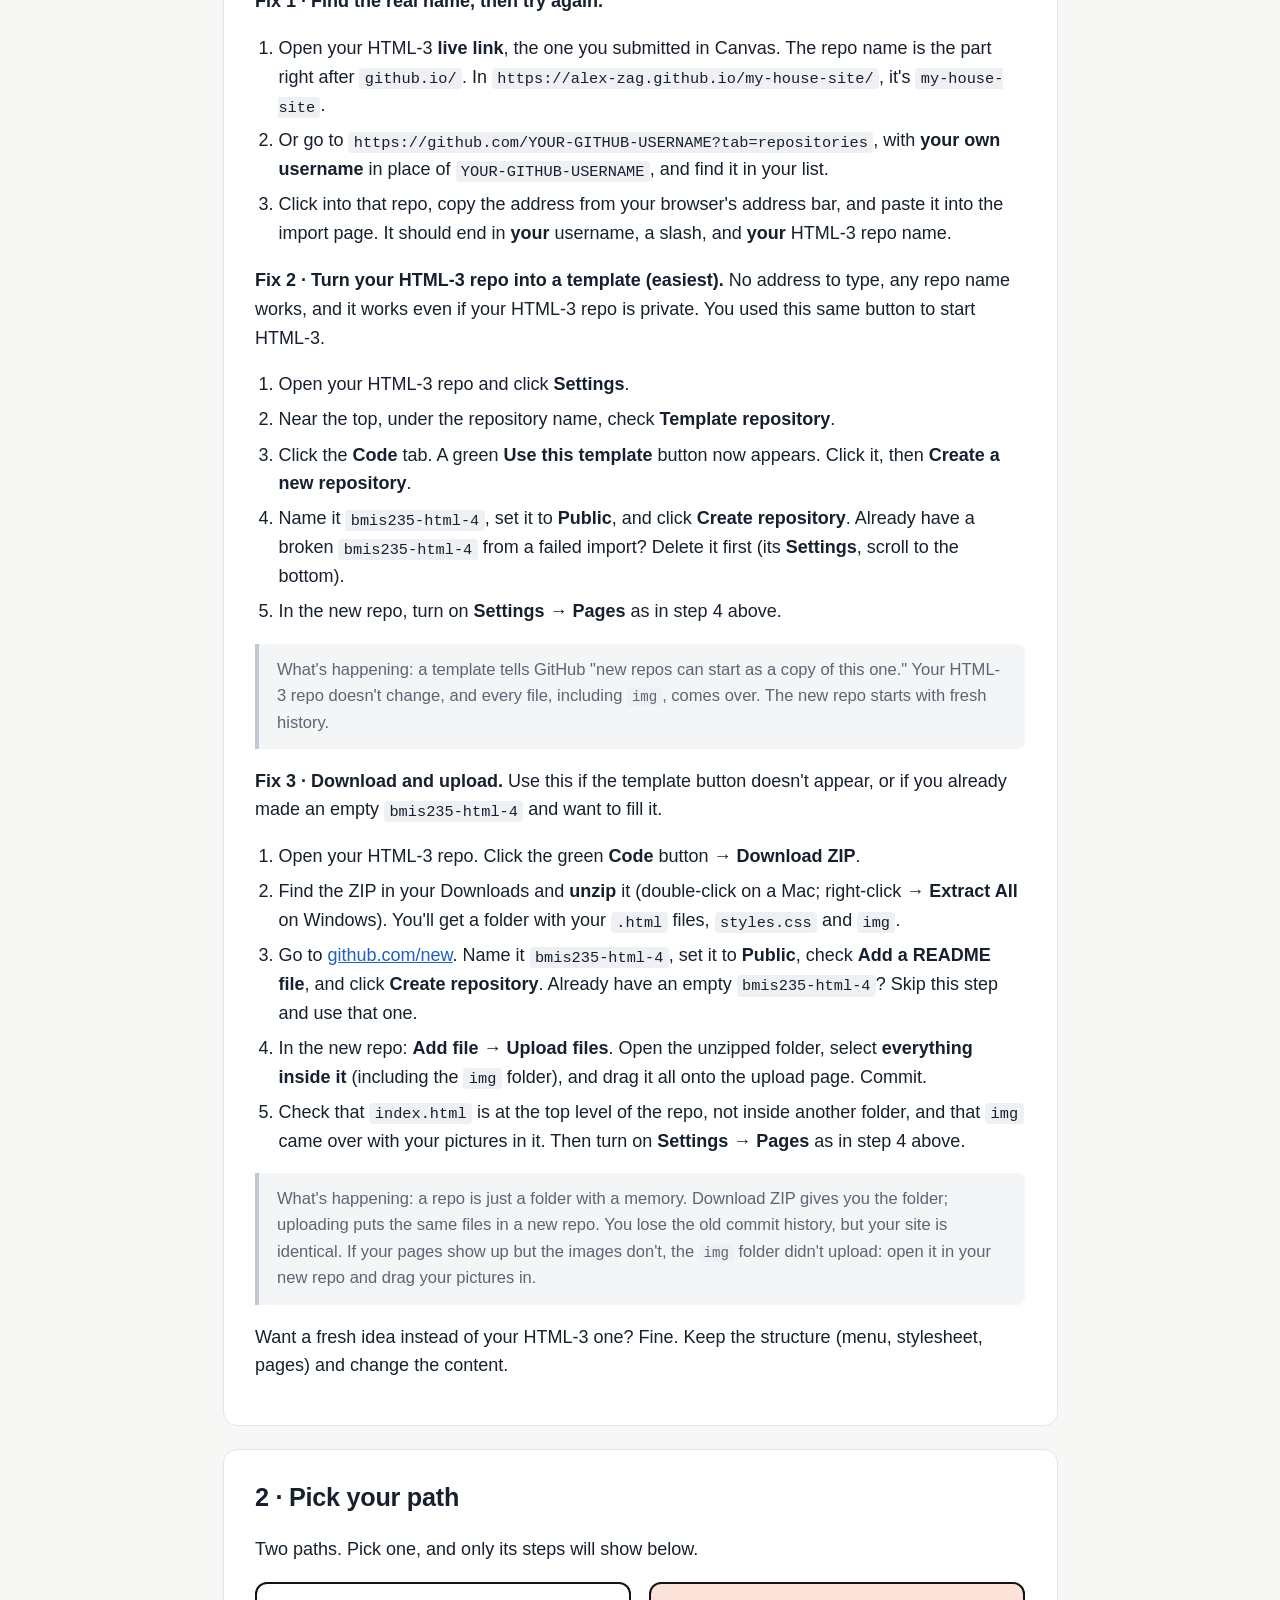
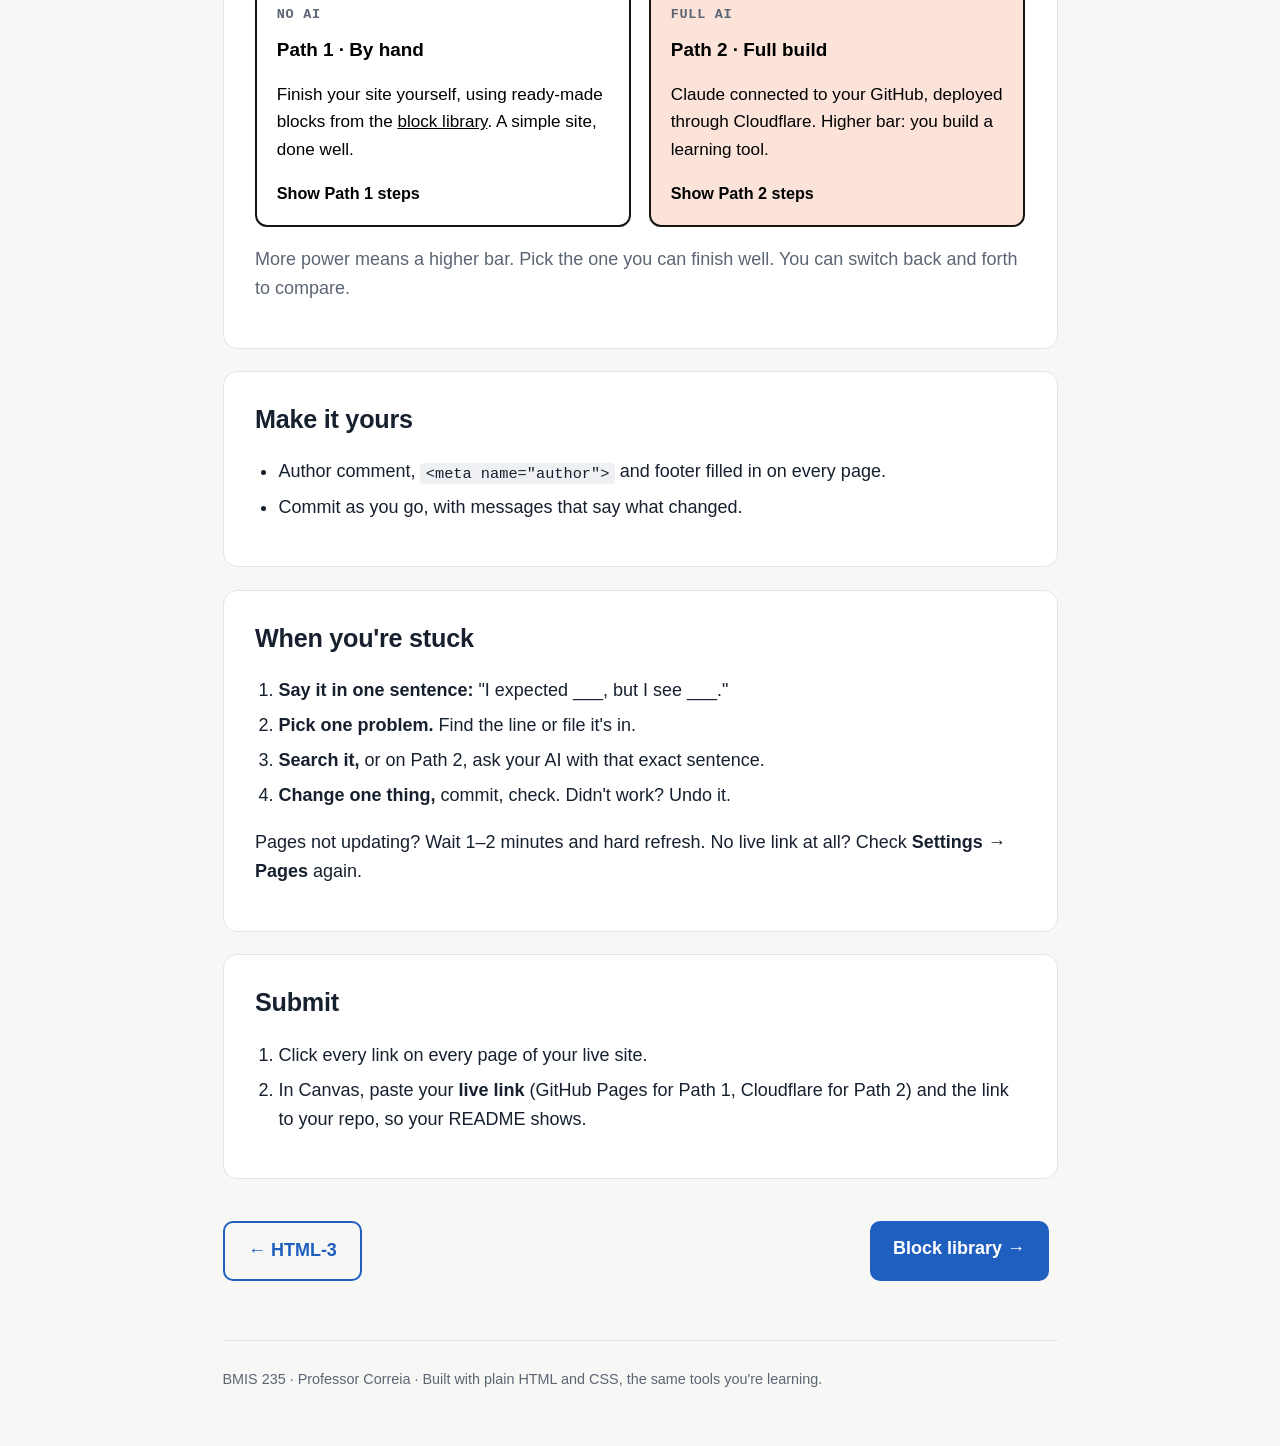
<file: html-4.html>
<!DOCTYPE html>
<html lang="en">
<head>
<meta charset="utf-8">
<meta name="viewport" content="width=device-width, initial-scale=1">
<meta name="author" content="John Correia">
<title>HTML-4 · BMIS 235 HTML Module</title>
<link rel="stylesheet" href="style.css">
<style>
.paths { display: grid; grid-template-columns: repeat(auto-fit, minmax(220px, 1fr)); gap: 1rem; margin: 1rem 0; }
.paths .p { border: 2px solid #141413; border-radius: 12px; padding: 1rem 1.1rem; background: #fff; }
.paths .p.hot { background: #fbe3d9; }
.paths .p h3 { margin: .2rem 0 .4rem; }
.paths .p p { margin: .3rem 0; font-size: .95rem; }
.paths .p .lvl { font: 700 .75rem ui-monospace, monospace; text-transform: uppercase; letter-spacing: .05em; color: var(--muted); }
.paths .p { font: inherit; text-align: left; cursor: pointer; display: flex; flex-direction: column; gap: .2rem; transition: transform .1s; }
.paths .p:hover { transform: translateY(-2px); }
.paths .p[aria-selected="true"] { outline: 4px solid #D97757; outline-offset: 3px; }
.paths .p .u { text-decoration: underline; }
.paths .p .go { margin-top: .5rem; font-weight: 700; font-size: .9rem; }
.paths .p[aria-selected="true"] .go::before { content: "✓ "; }
.js .pathpanel { display: none; }
.js .pathpanel.on { display: block; }
.pathpanel.on > .block:first-child { border-color: #D97757; }
.pickhint { color: var(--muted); }
</style>
</head>
<body>
<div class="top"><div class="wrap">
  <a class="brand" href="index.html">BMIS 235 · HTML Module</a>
  <nav class="nav"><a href="index.html">Start</a><a href="html-1.html">HTML-1</a><a href="html-2.html">HTML-2</a><a href="html-3.html">HTML-3</a><a href="html-4.html" class="on">Final</a></nav>
</div></div>
<main class="wrap">

<div class="hero">
<p class="kicker">HTML-4 · Final</p>
<h1>Your Site, Your Path</h1>
<p class="lede">Take your site as far as you want, with the tools you choose. Fewer steps this time: you know how this works now.</p>
<div class="meta"><span class="pill">10 points</span><span class="pill">Repo: bmis235-html-4</span><span class="pill">Two paths</span></div>
<p><a class="btn ghost" href="slides/html-4.html">Class slides</a> <a class="btn ghost" href="html-4-blocks.html">Block library</a></p>
</div>

<section class="block"><h2>1 · Copy your HTML-3 site</h2><ol>
<li>Go to <a href="https://github.com/new/import">github.com/new/import</a>.</li>
<li>Paste your HTML-3 repo's address. Don't type it: <strong>copy it</strong> from your browser's address bar while you're on your HTML-3 repo's page. It looks like <code>https://github.com/YOUR-GITHUB-USERNAME/YOUR-HTML-3-REPO</code>.
<div class="callout warn"><p><strong>Replace both capital-letter parts with your own.</strong> <code>YOUR-GITHUB-USERNAME</code> becomes your GitHub username, and <code>YOUR-HTML-3-REPO</code> becomes the exact name of your HTML-3 repo. Pasting the address exactly as written above will not work.</p>
<p>Example: username <code>alex-zag</code>, HTML-3 repo <code>my-house-site</code> → <code>https://github.com/alex-zag/my-house-site</code></p></div></li>
<li>Name the new repository <code>bmis235-html-4</code>, set it to <strong>Public</strong>, and click <strong>Begin import</strong>.</li>
<li>When it's done: <strong>Settings → Pages</strong> → Deploy from a branch, <strong>main</strong>, <strong>/ (root)</strong>, Save.</li>
</ol>
<p class="why">What's happening: importing makes a full copy, history and all. Your HTML-3 site stays exactly as you turned it in, and HTML-4 starts from everything you've already built.</p>

<h3>Import gave you an error?</h3>
<p>The most common cause: the address doesn't match your HTML-3 repo's <strong>real name</strong>. Many of you named it something other than <code>bmis235-html-3</code>, and the import tool needs the exact name, letter for letter.</p>
<div class="callout warn"><p><strong>Error says <code>github.io</code> or "not found"?</strong> You pasted your <strong>live site link</strong>, not your <strong>repo address</strong>. The import tool needs the repo.</p>
<p>Live site (wrong): <code>https://alex-zag.github.io/my-house-site/</code><br>
Repo address (right): <code>https://github.com/alex-zag/my-house-site</code></p>
<p>The repo address starts with <code>github.com</code>, then your username, then the repo name. No <code>.io</code>, no <code>index.html</code>.</p>
<p><strong>Try again:</strong> the failed import already created a <code>bmis235-html-4</code> repo, so that name is taken. Open it, go to <strong>Settings</strong>, scroll to the bottom and <strong>delete this repository</strong>. Then start over at <a href="https://github.com/new/import">github.com/new/import</a> with the right address.</p></div>
<p><strong>Fix 1 · Find the real name, then try again.</strong></p>
<ol>
<li>Open your HTML-3 <strong>live link</strong>, the one you submitted in Canvas. The repo name is the part right after <code>github.io/</code>. In <code>https://alex-zag.github.io/my-house-site/</code>, it's <code>my-house-site</code>.</li>
<li>Or go to <code>https://github.com/YOUR-GITHUB-USERNAME?tab=repositories</code>, with <strong>your own username</strong> in place of <code>YOUR-GITHUB-USERNAME</code>, and find it in your list.</li>
<li>Click into that repo, copy the address from your browser's address bar, and paste it into the import page. It should end in <strong>your</strong> username, a slash, and <strong>your</strong> HTML-3 repo name.</li>
</ol>
<p><strong>Fix 2 · Turn your HTML-3 repo into a template (easiest).</strong> No address to type, any repo name works, and it works even if your HTML-3 repo is private. You used this same button to start HTML-3.</p>
<ol>
<li>Open your HTML-3 repo and click <strong>Settings</strong>.</li>
<li>Near the top, under the repository name, check <strong>Template repository</strong>.</li>
<li>Click the <strong>Code</strong> tab. A green <strong>Use this template</strong> button now appears. Click it, then <strong>Create a new repository</strong>.</li>
<li>Name it <code>bmis235-html-4</code>, set it to <strong>Public</strong>, and click <strong>Create repository</strong>. Already have a broken <code>bmis235-html-4</code> from a failed import? Delete it first (its <strong>Settings</strong>, scroll to the bottom).</li>
<li>In the new repo, turn on <strong>Settings → Pages</strong> as in step 4 above.</li>
</ol>
<p class="why">What's happening: a template tells GitHub "new repos can start as a copy of this one." Your HTML-3 repo doesn't change, and every file, including <code>img</code>, comes over. The new repo starts with fresh history.</p>
<p><strong>Fix 3 · Download and upload.</strong> Use this if the template button doesn't appear, or if you already made an empty <code>bmis235-html-4</code> and want to fill it.</p>
<ol>
<li>Open your HTML-3 repo. Click the green <strong>Code</strong> button → <strong>Download ZIP</strong>.</li>
<li>Find the ZIP in your Downloads and <strong>unzip</strong> it (double-click on a Mac; right-click → <strong>Extract All</strong> on Windows). You'll get a folder with your <code>.html</code> files, <code>styles.css</code> and <code>img</code>.</li>
<li>Go to <a href="https://github.com/new">github.com/new</a>. Name it <code>bmis235-html-4</code>, set it to <strong>Public</strong>, check <strong>Add a README file</strong>, and click <strong>Create repository</strong>. Already have an empty <code>bmis235-html-4</code>? Skip this step and use that one.</li>
<li>In the new repo: <strong>Add file → Upload files</strong>. Open the unzipped folder, select <strong>everything inside it</strong> (including the <code>img</code> folder), and drag it all onto the upload page. Commit.</li>
<li>Check that <code>index.html</code> is at the top level of the repo, not inside another folder, and that <code>img</code> came over with your pictures in it. Then turn on <strong>Settings → Pages</strong> as in step 4 above.</li>
</ol>
<p class="why">What's happening: a repo is just a folder with a memory. Download ZIP gives you the folder; uploading puts the same files in a new repo. You lose the old commit history, but your site is identical. If your pages show up but the images don't, the <code>img</code> folder didn't upload: open it in your new repo and drag your pictures in.</p>
<p>Want a fresh idea instead of your HTML-3 one? Fine. Keep the structure (menu, stylesheet, pages) and change the content.</p>
</section>

<section class="block" id="pick"><h2>2 · Pick your path</h2>
<p>Two paths. Pick one, and only its steps will show below.</p>
<div class="paths" role="tablist">
<button type="button" class="p" role="tab" data-path="by-hand" aria-selected="false"><p class="lvl">No AI</p><h3>Path 1 · By hand</h3><p>Finish your site yourself, using ready-made blocks from the <span class="u">block library</span>. A simple site, done well.</p><span class="go">Show Path 1 steps</span></button>
<button type="button" class="p hot" role="tab" data-path="full-build" aria-selected="false"><p class="lvl">Full AI</p><h3>Path 2 · Full build</h3><p>Claude connected to your GitHub, deployed through Cloudflare. Higher bar: you build a learning tool.</p><span class="go">Show Path 2 steps</span></button>
</div>
<p class="pickhint">More power means a higher bar. Pick the one you can finish well. You can switch back and forth to compare.</p>
</section>

<div class="pathpanel" id="by-hand" role="tabpanel">
<section class="block"><h2>Path 1 · By hand</h2><ol>
<li>Plan your pages on paper again: at least <strong>4 pages</strong>, same menu on every one.</li>
<li>Open the <a href="html-4-blocks.html">block library</a>. Pick <strong>3 blocks</strong> that fit your idea.</li>
<li>For each block: paste its HTML into a page, paste its CSS at the bottom of <code>styles.css</code>, then change the words, photos, <code>alt</code> text and colors until it's yours.</li>
<li>Add <strong>3 new styles</strong> of your own to <code>styles.css</code>, each as its own commit.</li>
</ol></section>

<section class="block"><h2>3 · Your README</h2>
<p>Replace your <code>README.md</code> with this and fill it in:</p>
<pre><code># HTML-4: YOUR SITE NAME
**By:** YOUR NAME (YOUR-GU-USERNAME)
**Live site:** YOUR LIVE LINK

## My path
Path 1 · By hand, and why I picked it.

## By hand vs by AI
**I made:** (pages, menu, styles, the blocks you adapted…)
**AI made:** nothing
**I checked it by:** (how you tested that every page and link works)</code></pre>
</section>

<section class="block"><h2>Rubric · Path 1</h2>
<table class="rubric">
<tr><th>Criteria</th><th style="text-align:right">Pts</th></tr>
<tr><td>3 blocks from the library, made your own (words, photos, alt text, colors)</td><td class="n">3</td></tr>
<tr><td>4+ pages, the same working menu, your stylesheet on every page</td><td class="n">2</td></tr>
<tr><td>3 new styles, each its own commit</td><td class="n">2</td></tr>
<tr><td>README: your path and an honest "by hand vs by AI"</td><td class="n">2</td></tr>
<tr><td>Working live link; every link and image works</td><td class="n">1</td></tr>
<tr class="total"><td>Total</td><td class="n">10</td></tr>
</table></section>
</div>

<div class="pathpanel" id="full-build" role="tabpanel">
<section class="block"><h2>Path 2 · Full build</h2>
<p><strong>The setup:</strong> a paid AI plan (Claude Pro, or ChatGPT's equivalent) connected to your GitHub, so the AI edits and commits to your repo directly, plus Cloudflare to host it.</p>
<ol>
<li><strong>Connect Claude to GitHub.</strong> Use Claude Code, on the web at claude.ai or in VS Code, and give it access to your <code>bmis235-html-4</code> repo. From then on you describe changes in chat and it commits them. Your commit history still records every change, and you can ask it to undo one.</li>
<li><strong>Connect your repo to Cloudflare.</strong> Make a free account at <a href="https://dash.cloudflare.com/sign-up">cloudflare.com</a>, go to <strong>Workers &amp; Pages</strong>, create an application, connect your GitHub, and pick your repo. There's no build step: it's plain HTML. You'll get a free <code>.pages.dev</code> or <code>.workers.dev</code> link that updates on every push. Screens look different? Search <em>connect GitHub repo to Cloudflare Pages</em>.</li>
<li><strong>Build a learning tool.</strong> Not "a cool site." A tool that helps someone learn an HTML-1 to HTML-3 concept (tags, head vs body, links, paths, the stylesheet, the cascade), built for <strong>how you learn</strong>:
<ul>
<li><em>Listen:</em> type in a concept, get a ready-to-use NotebookLM prompt for an audio explainer.</li>
<li><em>See:</em> an animation of a link finding a file, or one stylesheet styling four pages.</li>
<li><em>Story:</em> turns a concept into a short story with characters.</li>
<li><em>Practice:</em> a quiz, a broken-menu debugger, a "find the missing link line" game.</li>
</ul></li>
<li><strong>Have a Path 1 classmate test it.</strong> Did it teach them? Make at least one change from their feedback, and write down what you changed.</li>
</ol>
<p class="why">What's happening: with the most powerful tools, building something is easy. Building something that teaches correctly is not. You have to understand the concept to know whether the AI got it right.</p>
<div class="callout"><p><strong>Setup tip:</strong> Claude in Chrome (a browser extension) can click through the GitHub and Cloudflare setup screens for you. You type your own usernames and passwords; never paste them into a chat.</p></div>
</section>

<section class="block"><h2>3 · Your README</h2>
<p>Replace your <code>README.md</code> with this and fill it in:</p>
<pre><code># HTML-4: YOUR SITE NAME
**By:** YOUR NAME (YOUR-GU-USERNAME)
**Live site:** YOUR CLOUDFLARE LINK

## My path
Path 2 · Full build, and why I picked it.

## By hand vs by AI
**I made:** (your HTML-3 site, your decisions, what you asked for…)
**AI made:** (what Claude built, and which tool)
**I checked it by:** (how you tested that it works and teaches correctly)

## My learning tool
**Concept it teaches:**
**Built for how I learn because:**
**Tested by:** (classmate's first name) **What I changed:**</code></pre>
<p class="why">Using AI isn't cheating. Hiding what made what is. "How I checked it" is the part an employer would care about most.</p>
</section>

<section class="block"><h2>Rubric · Path 2</h2>
<table class="rubric">
<tr><th>Criteria</th><th style="text-align:right">Pts</th></tr>
<tr><td>Learning tool teaches an HTML-1 to HTML-3 concept accurately</td><td class="n">3</td></tr>
<tr><td>Tested by a Path 1 classmate, with one change from their feedback</td><td class="n">2</td></tr>
<tr><td>Built for how you learn (explained in README)</td><td class="n">1</td></tr>
<tr><td>Deployed from GitHub through Cloudflare</td><td class="n">1</td></tr>
<tr><td>README: your path and an honest "by hand vs by AI"</td><td class="n">2</td></tr>
<tr><td>Working live link; everything works</td><td class="n">1</td></tr>
<tr class="total"><td>Total</td><td class="n">10</td></tr>
</table></section>
</div>

<section class="block"><h2>Make it yours</h2><ul>
<li>Author comment, <code>&lt;meta name="author"&gt;</code> and footer filled in on every page.</li>
<li>Commit as you go, with messages that say what changed.</li>
</ul></section>

<section class="block"><h2>When you're stuck</h2><ol>
<li><strong>Say it in one sentence:</strong> "I expected ___, but I see ___."</li>
<li><strong>Pick one problem.</strong> Find the line or file it's in.</li>
<li><strong>Search it,</strong> or on Path 2, ask your AI with that exact sentence.</li>
<li><strong>Change one thing,</strong> commit, check. Didn't work? Undo it.</li>
</ol>
<p>Pages not updating? Wait 1–2 minutes and hard refresh. No live link at all? Check <strong>Settings → Pages</strong> again.</p>
</section>

<section class="block"><h2>Submit</h2><ol>
<li>Click every link on every page of your live site.</li>
<li>In Canvas, paste your <strong>live link</strong> (GitHub Pages for Path 1, Cloudflare for Path 2) and the link to your repo, so your README shows.</li>
</ol></section>

<div class="next"><a class="btn ghost" href="html-3.html">&larr; HTML-3</a><a class="btn" href="html-4-blocks.html">Block library &rarr;</a></div>
</main>
<div class="wrap"><footer>BMIS 235 · Professor Correia · Built with plain HTML and CSS, the same tools you're learning.</footer></div>
<script>
document.documentElement.classList.add("js");
(function () {
  var tabs = document.querySelectorAll(".paths .p");
  function pick(id, scroll) {
    tabs.forEach(function (t) { t.setAttribute("aria-selected", t.dataset.path === id ? "true" : "false"); });
    document.querySelectorAll(".pathpanel").forEach(function (p) { p.classList.toggle("on", p.id === id); });
    if (id) { try { history.replaceState(null, "", "#" + id); } catch (e) {} }
    if (scroll) document.getElementById(id).scrollIntoView({ behavior: "smooth", block: "start" });
  }
  tabs.forEach(function (t) { t.addEventListener("click", function () { pick(t.dataset.path, true); }); });
  var h = location.hash.slice(1);
  if (h === "by-hand" || h === "full-build") pick(h, false);
})();
</script>
</body>
</html>
</file>
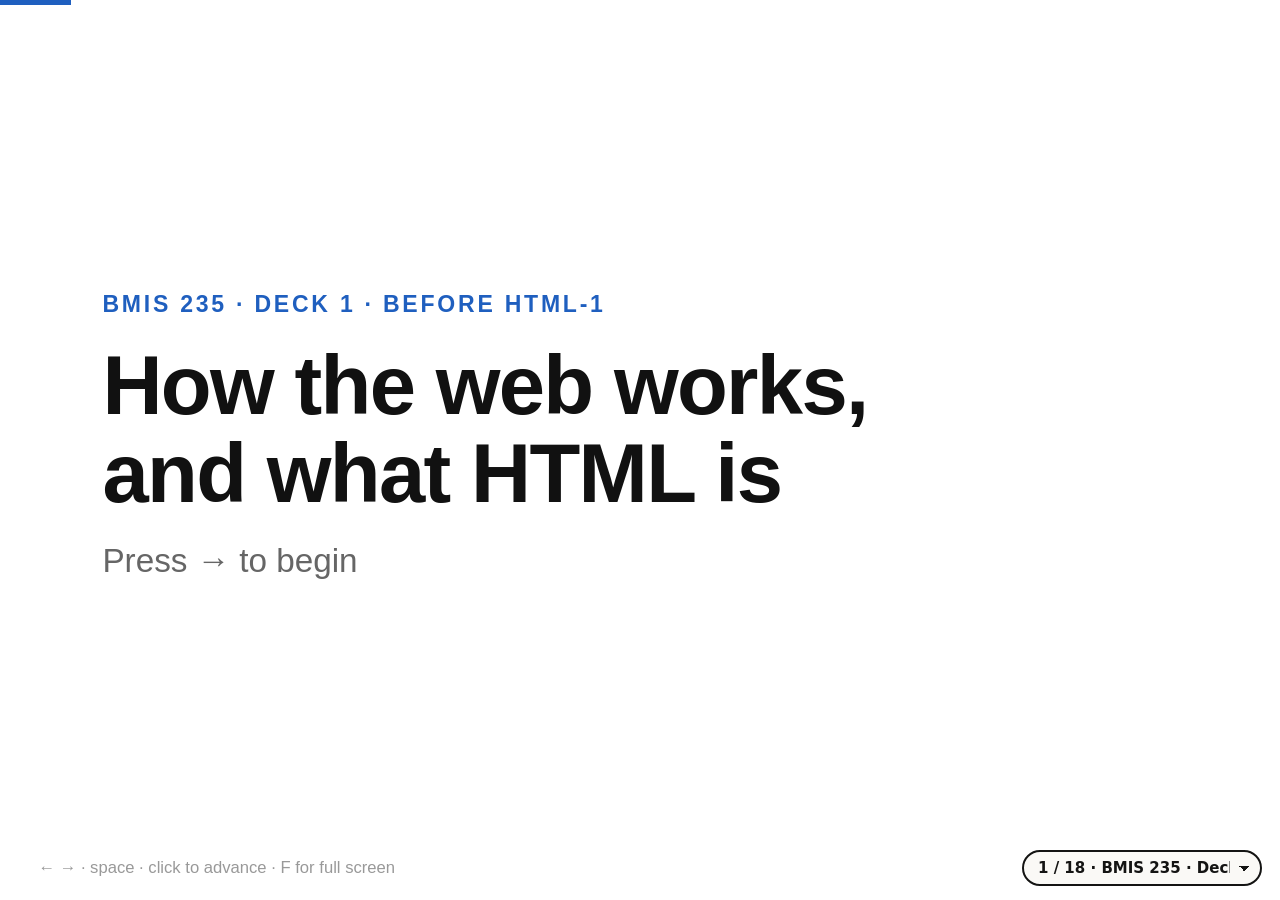
<file: slides/html-1.html>
<!DOCTYPE html>
<html lang="en">
<head>
<meta charset="utf-8">
<meta name="viewport" content="width=device-width, initial-scale=1">
<meta name="author" content="John Correia">
<title>Deck 1 · How the web works + HTML basics · BMIS 235</title>
<style>
html,body{margin:0;height:100%;background:#fff;color:#111;font-family:-apple-system,"Segoe UI",Roboto,Helvetica,Arial,sans-serif;overflow:hidden}
.slide{display:none;position:fixed;inset:0;padding:7vh 8vw 10vh;flex-direction:column;justify-content:center;gap:2.5vh;box-sizing:border-box}
.slide.on{display:flex}
.k{font-size:1.8vw;font-weight:800;letter-spacing:.12em;text-transform:uppercase;color:#1f5fbf;margin:0}
h1{font-size:6.5vw;line-height:1.05;margin:0;letter-spacing:-.02em}
h2{font-size:4.8vw;line-height:1.1;margin:0;letter-spacing:-.02em}
p,li{font-size:2.6vw;line-height:1.35;margin:0}
ul,ol{margin:0;padding-left:1.2em}
li{margin:.3em 0}
.big{font-size:3.4vw;font-weight:700}
.muted{color:#666}
pre{margin:0;background:#f3f4f6;border-radius:1vw;padding:2vw 2.5vw;font-size:2.4vw;line-height:1.5;font-family:ui-monospace,"SF Mono",Menlo,Consolas,monospace;white-space:pre-wrap}
code{font-family:ui-monospace,"SF Mono",Menlo,Consolas,monospace;background:#f3f4f6;border-radius:.3em;padding:0 .3em}
.hl{background:#ffe88a;border-radius:.3em;padding:0 .15em}
.flow{display:flex;align-items:center;gap:1.5vw;flex-wrap:wrap}
.box{border:.35vw solid #111;border-radius:1vw;padding:1.5vw 2.2vw;font-size:2.2vw;font-weight:800;text-align:center;background:#fff}
.box.blue{border-color:#1f5fbf;color:#1f5fbf}
.box.red{border-color:#c0392b;color:#c0392b}
.box small{display:block;font-weight:500;font-size:1.6vw;color:#666}
.arrow{font-size:3.5vw;color:#999}
.two{display:grid;grid-template-columns:1fr 1fr;gap:3vw;align-items:start}
.ui{position:fixed;bottom:2.5vh;left:0;right:0;display:flex;justify-content:space-between;padding:0 3vw;font-size:1.3vw;color:#999}
.bar{position:fixed;top:0;left:0;height:.6vh;background:#1f5fbf}
a{color:#1f5fbf}
</style>
</head>
<body>

<section class="slide">
<p class="k">BMIS 235 · Deck 1 · before HTML-1</p>
<h1>How the web works,<br>and what HTML is</h1>
<p class="muted">Press → to begin</p>
</section>

<section class="slide">
<p class="k">1 · What happens when you open a website</p>
<div class="flow">
<div class="box blue">Your browser<small>"send me gonzaga.edu"</small></div>
<div class="arrow">→</div>
<div class="box">A server<small>a computer that is always on</small></div>
<div class="arrow">→</div>
<div class="box blue">Your browser<small>gets the files and draws the page</small></div>
</div>
<p>You type an address. Your browser asks a server for the files. The server sends them. Your browser draws them.</p>
</section>

<section class="slide">
<p class="k">2 · A website is just files in folders</p>
<pre>my-site/
   index.html      ← the home page
   about.html      ← another page
   photo.jpg       ← an image
   styles.css      ← the look</pre>
<p>Every page is a text file. Every image is a file. The web address is the path to the folder.</p>
</section>

<section class="slide">
<p class="k">3 · Hosting</p>
<h2>Putting your folder on a computer anyone can reach</h2>
<p>Your laptop turns off. A server doesn't. Hosting means copying your folder to a server that's always on, with an address that points to it.</p>
</section>

<section class="slide">
<p class="k">4 · GitHub</p>
<ul>
<li><strong>Repo:</strong> a folder of files that lives on GitHub.</li>
<li><strong>Commit:</strong> a saved version with a note. "Save as" that never forgets.</li>
<li><strong>History:</strong> every commit, in order. Your undo button.</li>
</ul>
</section>

<section class="slide">
<p class="k">5 · GitHub Pages</p>
<div class="flow">
<div class="box">Your files</div><div class="arrow">→</div>
<div class="box">GitHub repo</div><div class="arrow">→</div>
<div class="box blue">GitHub Pages</div><div class="arrow">→</div>
<div class="box">Anyone's browser</div>
</div>
<p>Turn it on once in Settings. From then on, every commit updates the live page in about a minute.</p>
<p><code>https://YOU.github.io/bmis235-html-1/</code></p>
</section>

<section class="slide">
<p class="k">6 · Tags</p>
<pre><span class="hl">&lt;h1&gt;</span>Hello World!<span class="hl">&lt;/h1&gt;</span></pre>
<ul>
<li>Opening tag, content, closing tag.</li>
<li>The closing tag has a <code>/</code>.</li>
<li>The browser shows the content, not the tags.</li>
</ul>
</section>

<section class="slide">
<p class="k">7 · Attributes</p>
<pre>&lt;img <span class="hl">src="earth.jpg"</span> <span class="hl">alt="Earth from space"</span>&gt;</pre>
<ul>
<li>Extra details inside the opening tag.</li>
<li>Always <code>name="value"</code>, in quotes.</li>
<li><code>src</code> is where the image is. <code>alt</code> describes it.</li>
</ul>
</section>

<section class="slide">
<p class="k">8 · head and body</p>
<div class="two">
<div><h2>&lt;head&gt;</h2><p>About the page. The tab title, the colors. Nothing here shows on the page itself.</p></div>
<div><h2>&lt;body&gt;</h2><p>What people see. Headings, text, images, links.</p></div>
</div>
<pre>&lt;title&gt;<span class="hl">Jane's Page</span>&lt;/title&gt;   ← shows on the browser tab</pre>
</section>

<section class="slide">
<p class="k">9 · Headings, paragraphs, bold, italic</p>
<pre>&lt;h1&gt;Big heading&lt;/h1&gt;
&lt;h2&gt;Smaller heading&lt;/h2&gt;
&lt;p&gt;A paragraph with <span class="hl">&lt;strong&gt;bold&lt;/strong&gt;</span> and <span class="hl">&lt;em&gt;italic&lt;/em&gt;</span>.&lt;/p&gt;</pre>
</section>

<section class="slide">
<p class="k">10 · Lists</p>
<pre>&lt;ul&gt;
   &lt;li&gt;One trip around the Sun takes 365 days&lt;/li&gt;
   &lt;li&gt;The ocean is 11 km deep at its deepest&lt;/li&gt;
&lt;/ul&gt;</pre>
<p><code>ul</code> is the list. Each <code>li</code> is one bullet.</p>
</section>

<section class="slide">
<p class="k">11 · Images and the exact-name rule</p>
<div class="flow">
<div class="box">File in the repo<small>Earth.JPG</small></div>
<div class="arrow">≠</div>
<div class="box red">Code<small>src="earth.jpg"</small></div>
<div class="arrow">=</div>
<div class="box">Broken image</div>
</div>
<p>Upper and lower case matter on the web. The name in the code must match the file letter for letter, including the ending.</p>
</section>

<section class="slide">
<p class="k">12 · Colors live in code</p>
<pre>&lt;style&gt;
   /* change these colors */
   body {
      <span class="hl">background-color: #0b1d3a;</span>
      <span class="hl">color: #f2f2f2;</span>
   }
&lt;/style&gt;</pre>
<p>A color is a name (<code>navy</code>) or a hex code (<code>#0b1d3a</code>). Search "html color picker".</p>
</section>

<section class="slide">
<p class="k">HTML-1 · Styling: Hello World</p>
<ul>
<li>Copy the starter. Turn on Pages. See Earth.</li>
<li>Make it yours: title, text, list, your image, your colors.</li>
<li>Break the page on purpose. Restore it from History.</li>
<li>3+ commits with clear messages. Author comment and footer.</li>
</ul>
<p class="muted">Full instructions: <a href="../html-1.html">gu-27.github.io/html-module/html-1.html</a></p>
</section>

<section class="slide">
<p class="k">No live link on Settings → Pages?</p>
<p>When it works, the top of that page says <strong>"Your site is live at…"</strong>. No link means GitHub hasn't built your site yet. Check in order:</p>
<ol>
<li><strong>Source</strong> says <strong>Deploy from a branch</strong> (not "GitHub Actions"), with <strong>main</strong> and <strong>/ (root)</strong>. Save.</li>
<li><strong>Email verified</strong> at <code>github.com/settings/emails</code>.</li>
<li><strong>Settings → Actions → General → Allow all actions</strong>. Save.</li>
<li>Edit one word in <code>README.md</code>, commit, wait 2 minutes, refresh.</li>
<li>Still nothing? Look for a red X on the <strong>Actions</strong> tab and show your professor.</li>
</ol>
</section>

<section class="slide">
<p class="k">Save button won't save?</p>
<p>Usually the repo is <strong>empty</strong>: made with New repository, not Use this template.</p>
<ol>
<li><strong>No files?</strong> Settings → rename it <code>old-empty</code>, then Use this template.</li>
<li><strong>Branch says "None"?</strong> Pick <strong>main</strong> first, then <strong>/ (root)</strong>, then Save.</li>
<li><strong>Already main and / (root), Save is gray?</strong> It's already saved. Go to the "No live link?" checks.</li>
<li><strong>Clicking does nothing?</strong> Hard-refresh, or try another browser.</li>
<li><strong>Still stuck?</strong> Check the repo is Public and you're signed in as its owner.</li>
</ol>
</section>

<section class="slide">
<p class="k">Committed, but nothing changed?</p>
<p>Changes usually show in 1–2 minutes. Check:</p>
<ol>
<li><strong>Old copy?</strong> Hard-refresh, or open your link in a private window.</li>
<li><strong>Still building?</strong> Actions tab: yellow = wait, red = failed.</li>
<li><strong>New branch?</strong> Commit directly to <strong>main</strong>.</li>
<li><strong>Right file, right repo?</strong> You edited <code>index.html</code> in the repo whose link you're opening.</li>
</ol>
</section>

<section class="slide">
<p class="k">When you're stuck</p>
<ol>
<li>Say it in one sentence: "I expected ___, but I see ___."</li>
<li>Pick one problem.</li>
<li>Find the line.</li>
<li>Search your one sentence.</li>
<li>Change one thing. Commit. Check.</li>
</ol>
<p class="big">"Nothing works" can't be searched. "My image shows a broken icon" can.</p>
</section>

<div class="bar" id="bar"></div>
<div class="ui"><span>← → · space · click to advance · F for full screen</span><span id="counter"></span></div>
<script>
var slides=document.querySelectorAll('.slide'),i=0;
function show(n){i=Math.max(0,Math.min(slides.length-1,n));slides.forEach(function(s,k){s.classList.toggle('on',k===i)});document.getElementById('counter').textContent=(i+1)+' / '+slides.length;document.getElementById('bar').style.width=((i+1)/slides.length*100)+'%';history.replaceState(null,'','#'+(i+1))}
function next(){show(i+1)}function prev(){show(i-1)}
document.addEventListener('keydown',function(e){if(['ArrowRight','ArrowDown','PageDown',' ','Enter'].indexOf(e.key)>-1){e.preventDefault();next()}else if(['ArrowLeft','ArrowUp','PageUp','Backspace'].indexOf(e.key)>-1){e.preventDefault();prev()}else if(e.key==='Home'){show(0)}else if(e.key==='End'){show(slides.length-1)}else if(e.key==='f'||e.key==='F'){document.fullscreenElement?document.exitFullscreen():document.documentElement.requestFullscreen()}});
document.addEventListener('click',function(e){if(e.target.closest('a'))return;(e.clientX<window.innerWidth*0.15)?prev():next()});
show((parseInt(location.hash.slice(1))||1)-1);
</script>

<!-- ===== Slide picker: click the counter (bottom right) to jump to any slide,
     or type a slide number and press Enter ===== -->
<style>
#slidepick { font: 700 15px "Manrope", "Inter", system-ui, sans-serif; color: #141413; background: #FAF9F6;
  border: 2px solid #141413; border-radius: 999px; padding: 7px 30px 7px 14px; max-width: 240px; cursor: pointer;
  appearance: none; -webkit-appearance: none;
  background-image: linear-gradient(45deg, transparent 50%, #141413 50%), linear-gradient(135deg, #141413 50%, transparent 50%);
  background-position: calc(100% - 16px) 50%, calc(100% - 11px) 50%; background-size: 5px 5px; background-repeat: no-repeat; }
#slidepick:focus-visible { outline: 3px solid #D97757; outline-offset: 2px; }
#jumpWrap { position: fixed; right: 18px; bottom: 14px; z-index: 50; display: flex; gap: 8px; align-items: center; }
#jumpHint { font: 700 14px system-ui, sans-serif; color: #fff; background: #141413; border-radius: 8px; padding: 6px 10px; display: none; }
@media print { #jumpWrap { display: none; } }
</style>
<script>
(function () {
  var slides = [].slice.call(document.querySelectorAll(".slide"));
  if (!slides.length) return;
  var counter = document.getElementById("count") || document.getElementById("counter");
  var navBox = counter && counter.closest("#nav") ? counter.closest("#nav") : null;

  // build the picker from each slide's heading
  var sel = document.createElement("select");
  sel.id = "slidepick";
  sel.setAttribute("aria-label", "Jump to slide");
  slides.forEach(function (s, k) {
    var h = s.querySelector("h1, h2, .k");
    var t = (h ? h.textContent : (s.getAttribute("data-sec") || "")).replace(/\s+/g, " ").trim();
    if (t.length > 44) t = t.slice(0, 42) + "…";
    var o = document.createElement("option");
    o.value = k;
    o.textContent = (k + 1) + " / " + slides.length + " · " + t;
    sel.appendChild(o);
  });
  var hint = document.createElement("span");
  hint.id = "jumpHint";

  if (navBox) {
    counter.style.display = "none";
    navBox.insertBefore(sel, counter);
    navBox.insertBefore(hint, sel);
  } else {
    var wrap = document.createElement("div");
    wrap.id = "jumpWrap";
    wrap.appendChild(hint);
    wrap.appendChild(sel);
    document.body.appendChild(wrap);
    if (counter) counter.style.visibility = "hidden";
  }

  function current() {
    var on = slides.findIndex(function (s) { return s.classList.contains("on"); });
    return on < 0 ? 0 : on;
  }
  function go(n) {
    n = Math.max(0, Math.min(slides.length - 1, n));
    if (typeof show === "function") show(n, "end");
    sync();
  }
  function sync() { sel.value = String(current()); }

  sel.addEventListener("change", function () { go(+sel.value); sel.blur(); });
  ["click", "mousedown", "pointerdown"].forEach(function (ev) {
    sel.addEventListener(ev, function (e) { e.stopPropagation(); });
  });

  // keep the picker in step with arrow keys and buttons
  new MutationObserver(sync).observe(document.body, { subtree: true, attributes: true, attributeFilter: ["class"] });
  sync();

  // type a number, press Enter
  var buf = "", timer;
  window.addEventListener("keydown", function (e) {
    var t = e.target;
    if (t && t.closest && t.closest("textarea, input")) return;
    if (t === sel) { e.stopPropagation(); return; }
    if (/^[0-9]$/.test(e.key)) {
      buf += e.key; hint.textContent = "Go to " + buf; hint.style.display = "inline-block";
      clearTimeout(timer); timer = setTimeout(function () { buf = ""; hint.style.display = "none"; }, 2500);
      e.preventDefault(); e.stopImmediatePropagation();
    } else if (e.key === "Enter" && buf) {
      go(parseInt(buf, 10) - 1); buf = ""; hint.style.display = "none";
      e.preventDefault(); e.stopImmediatePropagation();
    } else if (e.key === "Escape" && buf) {
      buf = ""; hint.style.display = "none";
    }
  }, true);
})();
</script>

</body>
</html>
</file>
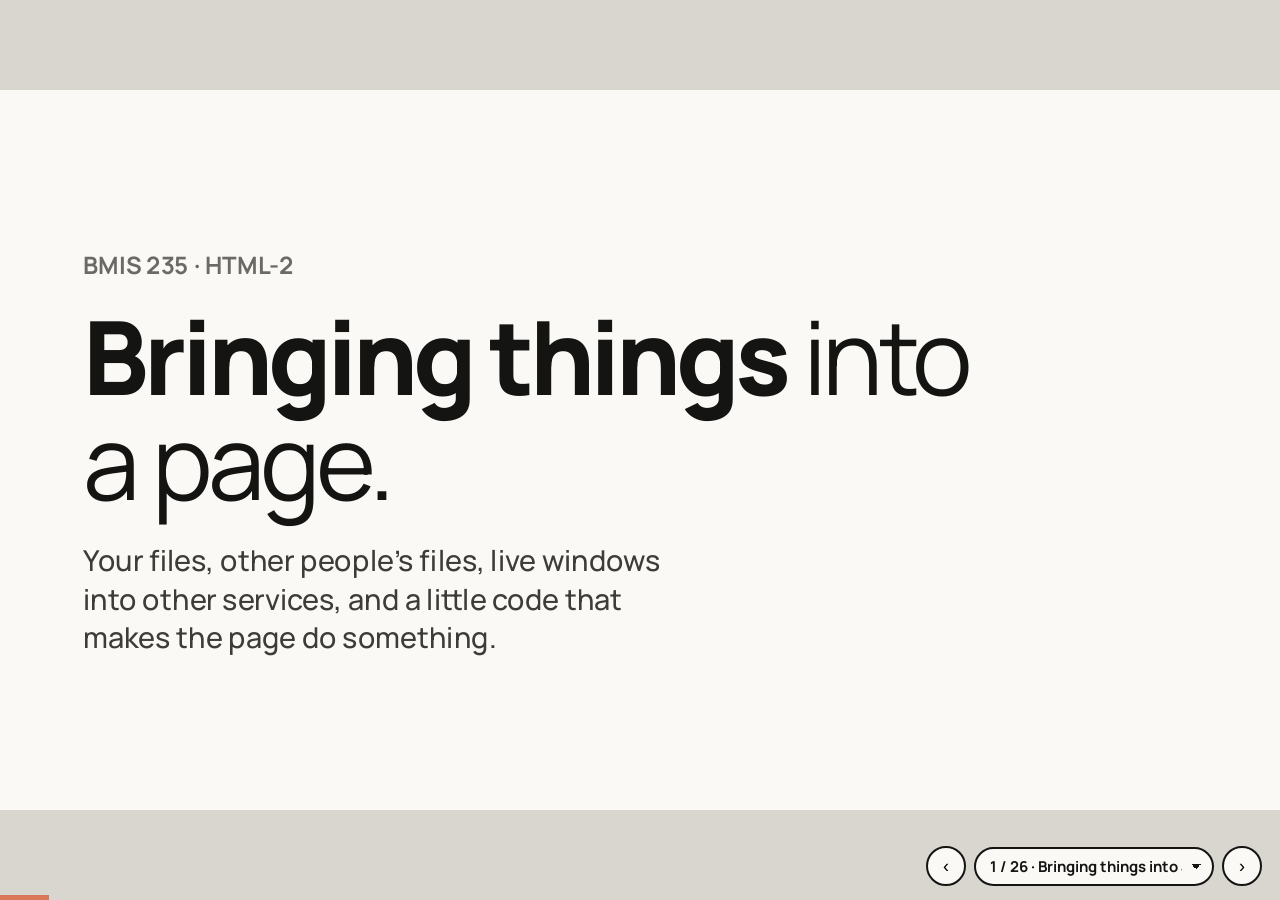
<file: slides/html-2.html>
<!DOCTYPE html>
<html lang="en">
<head>
<meta charset="utf-8">
<meta name="viewport" content="width=device-width, initial-scale=1">
<meta name="author" content="John Correia">
<title>HTML-2 · Bringing things in · BMIS 235</title>
<link rel="preconnect" href="https://fonts.googleapis.com">
<link rel="preconnect" href="https://fonts.gstatic.com" crossorigin>
<link href="https://fonts.googleapis.com/css2?family=Manrope:wght@400;500;600;700;800&family=JetBrains+Mono:wght@500;700&display=swap" rel="stylesheet">
<style>
/* Inland Custom Tech colors (BRAND.md), tuned for a faded classroom projector:
   heavy black borders, large type, orange only for big shapes and the "you" dot. */
:root {
  --black: #141413;
  --graphite: #262624;
  --orange: #D97757;
  --paper: #FAF9F6;
  --stone: #ECEAE5;
  --muted: #3D3C39;
  --soft: #6B6A65;
  --hair: #E3E0D9;
  --sans: "Manrope", "Segoe UI", system-ui, sans-serif;
  --mono: "JetBrains Mono", ui-monospace, "SF Mono", Menlo, Consolas, monospace;
}
* { box-sizing: border-box; }
html, body { margin: 0; height: 100%; background: #d9d6cf; overflow: hidden; }
body { font-family: var(--sans); color: var(--black); -webkit-font-smoothing: antialiased; }

#stage { position: absolute; width: 1600px; height: 900px; left: 50%; top: 50%; transform-origin: center; }
.slide { position: absolute; inset: 0; padding: 84px 104px 76px; display: none; flex-direction: column; background: var(--paper); }
.slide.on { display: flex; }
.slide.b { background: var(--stone); }
.slide.dark { background: var(--graphite); color: var(--paper); }

/* section title with the brand's 3px rule above */
.t { font-weight: 800; font-size: 76px; line-height: 1.02; letter-spacing: -0.045em; margin: 0 0 36px; padding-top: 26px; border-top: 3px solid currentColor; max-width: 22ch; }
.t .lite { font-weight: 400; }
.t.xl { font-size: 128px; border-top: 0; padding-top: 0; max-width: 12ch; }
.lead { font-size: 36px; line-height: 1.35; font-weight: 500; color: var(--muted); margin: 0; max-width: 34ch; }
.dark .lead { color: #d9d6cf; }
p { margin: 0; }
.mono { font-family: var(--mono); }
.dot { display: inline-block; width: .62em; height: .62em; border-radius: 50%; background: var(--orange); vertical-align: .06em; }
.where { position: absolute; left: 104px; bottom: 34px; font-size: 20px; font-weight: 600; color: var(--soft); }
.dark .where { color: #a9a69e; }

/* brand cards: 2px black border, 20px radius, no fill */
.cards { display: grid; gap: 28px; grid-auto-flow: column; grid-auto-columns: 1fr; align-items: stretch; }
.card { border: 3px solid var(--black); border-radius: 20px; padding: 32px 34px; }
.card h3 { margin: 0 0 12px; font-size: 38px; letter-spacing: -0.03em; font-weight: 800; line-height: 1.1; }
.card p { font-size: 27px; line-height: 1.4; color: var(--muted); font-weight: 500; }
.card.you { background: var(--orange); }
.card.you p { color: var(--black); }
.card.fill { background: var(--paper); }
.b .card.fill { background: var(--paper); }

/* reveal-on-arrow */
[data-step] { transition: opacity .35s ease, transform .35s ease; }
.slide:not(.static) [data-step].hide { opacity: 0; transform: translateY(14px); pointer-events: none; }

/* code */
.code { font-family: var(--mono); font-size: 30px; line-height: 1.55; background: var(--paper); border: 3px solid var(--black); border-radius: 20px; padding: 28px 34px; white-space: pre; color: var(--black); }
.b .code { background: var(--paper); }
.code .k { font-weight: 700; }
.code .a { color: var(--muted); }
.code .hl { background: var(--orange); border-radius: 6px; padding: 0 4px; margin: 0 -4px; }

/* anatomy */
.anat { display: grid; grid-template-columns: 1.25fr 1fr; gap: 44px; flex: 1; align-items: start; }
.anat .code { font-size: 25px; line-height: 1.6; padding: 24px 30px; }
.anat .code span.part { transition: background .25s; border-radius: 6px; }
.anat .code span.part.lit { background: var(--orange); }
.notes { display: flex; flex-direction: column; gap: 16px; }
.note { font-size: 30px; line-height: 1.3; padding: 18px 24px; border-left: 6px solid var(--hair); color: var(--soft); font-weight: 600; transition: all .25s; }
.note b { color: var(--black); font-weight: 800; }
.note.lit { border-color: var(--orange); color: var(--black); background: var(--paper); border-radius: 0 14px 14px 0; }

/* tag diagram */
.tagdiag { display: flex; align-items: stretch; gap: 0; font-family: var(--mono); font-size: 58px; margin: 30px 0 22px; }
.tagdiag > div { padding: 30px 26px; border: 3px solid var(--black); }
.tagdiag .open { border-radius: 20px 0 0 20px; font-weight: 700; }
.tagdiag .mid { border-left: 0; border-right: 0; background: var(--paper); font-family: var(--sans); font-weight: 600; font-size: 50px; display: flex; align-items: center; }
.tagdiag .close { border-radius: 0 20px 20px 0; font-weight: 700; }
.taglabels { display: grid; grid-template-columns: auto 1fr auto; font-size: 28px; font-weight: 700; color: var(--muted); }

/* request animation */
.req { position: relative; flex: 1; }
.win { position: absolute; border: 3px solid var(--black); border-radius: 20px; background: var(--paper); overflow: hidden; }
.win .bar { height: 54px; border-bottom: 3px solid var(--black); display: flex; align-items: center; gap: 10px; padding: 0 18px; }
.win .bar i { width: 14px; height: 14px; border-radius: 50%; border: 2.5px solid var(--black); }
.win .url { margin-left: 10px; flex: 1; border: 2.5px solid var(--black); border-radius: 999px; padding: 4px 18px; font-family: var(--mono); font-size: 20px; white-space: nowrap; overflow: hidden; }
.browser { left: 0; top: 30px; width: 520px; height: 440px; }
.server { right: 0; top: 30px; width: 420px; height: 440px; background: var(--stone); }
.server .bar { justify-content: center; font-weight: 800; font-size: 24px; }
.files { padding: 26px 30px; display: flex; flex-direction: column; gap: 14px; }
.file { border: 2.5px solid var(--black); border-radius: 12px; padding: 12px 18px; font-family: var(--mono); font-size: 24px; background: var(--paper); transition: background .3s; }
.req.s3 .file { background: var(--orange); }
.rendered { padding: 28px 30px; opacity: 0; transition: opacity .5s; }
.rendered h4 { margin: 0 0 10px; font-size: 44px; letter-spacing: -0.03em; }
.rendered p { font-size: 22px; color: var(--muted); }
.globe { width: 120px; height: 120px; border-radius: 50%; border: 3px solid var(--black); margin-top: 18px; background:
  radial-gradient(circle at 35% 40%, #9fc59a 0 18%, transparent 19%), radial-gradient(circle at 65% 65%, #9fc59a 0 14%, transparent 15%), #8fb3d9; }
.req.s5 .rendered { opacity: 1; }
.wire { position: absolute; left: 520px; right: 420px; top: 220px; height: 0; border-top: 3px dashed var(--black); }
.wire.back { top: 300px; }
.wire::after { content: ""; position: absolute; right: -2px; top: -11px; border: 10px solid transparent; border-left: 16px solid var(--black); border-right: 0; }
.wire.back::after { right: auto; left: -2px; border-left: 0; border-right: 16px solid var(--black); }
.wire span { position: absolute; left: 50%; transform: translate(-50%, -150%); font-size: 24px; font-weight: 800; white-space: nowrap; background: var(--paper); padding: 2px 12px; }
.wire.back span { transform: translate(-50%, 30%); }
.packet { position: absolute; top: 202px; left: 540px; width: 36px; height: 36px; border-radius: 50%; background: var(--black); opacity: 0; transition: left 1.1s cubic-bezier(.6,0,.3,1), opacity .2s; }
.packet.ret { top: 282px; left: auto; right: 440px; width: auto; height: 36px; border-radius: 10px; padding: 0 12px; color: var(--paper); font-family: var(--mono); font-size: 18px; line-height: 36px; transition: right 1.1s cubic-bezier(.6,0,.3,1), opacity .2s; }
.req.s2 .packet.go { opacity: 1; left: calc(100% - 476px); }
.req.s4 .packet.go { opacity: 0; }
.req.s4 .packet.ret { opacity: 1; right: calc(100% - 556px); }
.req.s5 .packet.ret { opacity: 0; }
.reqsteps { position: absolute; left: 0; right: 0; bottom: 0; display: flex; gap: 16px; }
.reqsteps div { flex: 1; font-size: 24px; font-weight: 700; color: var(--soft); border-top: 6px solid var(--hair); padding-top: 12px; transition: all .3s; }
.reqsteps div.on { color: var(--black); border-color: var(--black); }
.reqsteps div.on.cur { border-color: var(--orange); }

/* live editor */
.live { display: grid; grid-template-columns: 1fr 1fr; gap: 32px; flex: 1; min-height: 0; }
.live textarea { width: 100%; height: 100%; resize: none; font-family: var(--mono); font-size: 23px; line-height: 1.55; border: 3px solid var(--black); border-radius: 20px; padding: 22px 26px; background: var(--paper); color: var(--black); outline: none; }
.live textarea:focus { box-shadow: 0 0 0 6px var(--orange); }
.live iframe, .tri iframe { width: 100%; height: 100%; border: 3px solid var(--black); border-radius: 20px; background: #fff; }
.label { font-size: 24px; font-weight: 800; margin-bottom: 10px; display: flex; align-items: center; gap: 10px; }
.pane { display: flex; flex-direction: column; min-height: 0; }

/* HTML / CSS / JS */
.tri { display: grid; grid-template-columns: 420px 1fr; gap: 36px; flex: 1; min-height: 0; }
.tri .btns { display: flex; flex-direction: column; gap: 18px; }
.btn { font-family: var(--sans); font-size: 32px; font-weight: 800; text-align: left; border: 3px solid var(--black); background: transparent; color: var(--black); border-radius: 16px; padding: 22px 26px; cursor: pointer; letter-spacing: -0.02em; }
.btn small { display: block; font-size: 22px; font-weight: 600; color: var(--muted); margin-top: 4px; letter-spacing: 0; }
.btn[aria-pressed="true"] { background: var(--orange); }
.btn[aria-pressed="true"] small { color: var(--black); }
.btn:focus-visible { outline: 4px solid var(--black); outline-offset: 4px; }

/* diagram */
.diagram { flex: 1; min-height: 0; position: relative; }
.diagram svg { position: absolute; inset: 0; width: 100%; height: 100%; }
.diagram .node { transition: opacity .3s; }
.diagram.stepping .node.off, .diagram.stepping .edge.off { opacity: .18; }
.diagram .edge { transition: opacity .3s; }

/* setup steps */
.setup { display: grid; grid-template-columns: 220px 1fr; gap: 56px; flex: 1; align-items: start; }
.bignum { font-size: 260px; font-weight: 800; line-height: .82; letter-spacing: -0.06em; }
.bignum small { display: block; font-size: 26px; letter-spacing: 0; font-weight: 700; color: var(--soft); margin-top: 24px; }
.setup h2 { font-size: 88px; font-weight: 800; letter-spacing: -0.045em; line-height: 1.02; margin: 0 0 28px; }
.do { list-style: none; padding: 0; margin: 0 0 34px; }
.do li { font-size: 40px; line-height: 1.35; font-weight: 500; color: var(--muted); padding: 10px 0 10px 44px; position: relative; }
.do li::before { content: ""; position: absolute; left: 6px; top: 30px; width: 14px; height: 14px; border-radius: 50%; background: var(--black); }
.do b, .do .mono { color: var(--black); }
.do .mono { font-size: 34px; background: var(--paper); border: 2px solid var(--black); border-radius: 8px; padding: 0 10px; }
.check { display: inline-flex; align-items: center; gap: 18px; border: 3px solid var(--black); border-radius: 20px; padding: 22px 32px; font-size: 36px; font-weight: 700; background: var(--paper); }
.check .dot { width: 30px; height: 30px; flex: none; }
.ui { display: inline-block; font-family: var(--sans); font-weight: 800; color: var(--black); background: var(--paper); border: 2.5px solid var(--black); border-radius: 10px; padding: 0 12px; font-size: 34px; }
.ui.go { background: #2da44e; color: #fff; border-color: #1f7a3a; }

/* stuck */
.stuck { counter-reset: s; list-style: none; padding: 0; margin: 0; display: grid; gap: 18px; }
.stuck li { counter-increment: s; display: grid; grid-template-columns: 70px 1fr; align-items: baseline; font-size: 38px; line-height: 1.3; font-weight: 500; color: var(--muted); }
.stuck li::before { content: counter(s); font-weight: 800; font-size: 46px; color: var(--black); }
.stuck b { color: var(--black); font-weight: 800; }
.stuck li.you::before { content: ""; width: 34px; height: 34px; border-radius: 50%; background: var(--orange); }

/* nav */
#nav { position: fixed; right: 18px; bottom: 14px; display: flex; gap: 8px; align-items: center; font: 700 14px var(--sans); color: #55534e; }
#nav button { width: 40px; height: 40px; border-radius: 50%; border: 2px solid var(--black); background: var(--paper); font-size: 18px; cursor: pointer; }
#bar { position: fixed; left: 0; bottom: 0; height: 5px; background: var(--orange); transition: width .3s; }

@media (prefers-reduced-motion: reduce) { *, *::before, *::after { transition: none !important; animation: none !important; } }
@media print {
  html, body { overflow: visible; background: #fff; }
  #stage { position: static; transform: none !important; }
  .slide { display: flex !important; position: relative; width: 1600px; height: 900px; page-break-after: always; }
  [data-step].hide { opacity: 1 !important; transform: none !important; }
  #nav, #bar { display: none; }
}

/* ---- HTML-2 deck additions ---- */
.card .who { font-size: 22px; font-weight: 800; margin-bottom: 14px; display: flex; align-items: center; gap: 10px; color: var(--soft); }
.card.tier.mine .who { color: var(--black); }
.card .ex { font-size: 23px; font-weight: 700; color: var(--soft); }
.card.you .ex { color: var(--black); }
.pic { position: relative; height: 230px; border: 3px solid var(--black); border-radius: 16px; overflow: hidden; background: var(--stone); }
.pic .art { position: absolute; inset: 0; background:
  radial-gradient(circle at 50% 38%, #141413 0 16%, transparent 16.5%),
  radial-gradient(ellipse 34% 30% at 50% 100%, #141413 0 99%, transparent 100%),
  linear-gradient(135deg, #8fb3d9, #D97757); }
.pic .broken { position: absolute; inset: 0; background: var(--paper); display: none; align-items: center; justify-content: center; gap: 14px; font-size: 24px; font-weight: 700; color: var(--soft); border: 0; }
.pic .broken span { font-size: 40px; }
.pic.gone .art { display: none; }
.pic.gone .broken { display: flex; }
.mini { font-family: var(--sans); font-size: 22px; font-weight: 800; border: 3px solid var(--black); background: var(--orange); border-radius: 12px; padding: 6px 14px; margin-left: 10px; cursor: pointer; }
.mini:focus-visible { outline: 4px solid var(--black); outline-offset: 3px; }
.tagdiag .hlbox { background: var(--orange) !important; }
.jumpdemo { position: relative; flex: 1; min-height: 0; overflow-y: auto; border: 3px solid var(--black); border-radius: 20px; background: #fff; padding: 20px 24px; scroll-behavior: smooth; }
.jmenu { display: flex; gap: 14px; margin-bottom: 26px; }
#ed2 { font-size: 20px; line-height: 1.5; }
.jmenu button, .jtop { flex: 1; font: 800 26px var(--sans); border: 3px solid var(--black); border-radius: 14px; padding: 34px 0; cursor: pointer;
  background: linear-gradient(135deg, #8fb3d9, #ECEAE5); }
.jmenu button:nth-child(2) { background: linear-gradient(135deg, #D97757, #ECEAE5); }
.jmenu button:nth-child(3) { background: linear-gradient(135deg, #9fc59a, #ECEAE5); }
.jsec { margin: 0 0 260px; font-size: 26px; }
.jsec b { display: block; font-size: 32px; margin-bottom: 10px; letter-spacing: -0.02em; }
.jsec.flash .vid { box-shadow: 0 0 0 6px var(--orange); }
.vid { height: 200px; border-radius: 14px; background: var(--graphite); color: var(--paper); display: flex; align-items: center; justify-content: center; font-size: 28px; font-weight: 800; transition: box-shadow .3s; }
.jtop { flex: none; width: 100%; padding: 16px 0; background: var(--paper); }

.card .num { font-size: 22px; font-weight: 800; color: var(--soft); margin-bottom: 8px; }
.card.you .num { color: var(--black); }
.mini-steps { margin: 6px 0 0; padding-left: 30px; font-size: 27px; line-height: 1.45; color: var(--muted); font-weight: 500; }
.mini-steps li { margin: 6px 0; }
.mini-steps b { color: var(--black); }
#s-code .note, #s-recap .note { font-size: 26px; padding: 14px 20px; }
#s-recap .anat { grid-template-columns: 1.55fr 1fr; gap: 30px; }
#s-recap .anat .code { font-size: 20px; line-height: 1.5; padding: 18px 22px; }
#s-recap .note, #s-code .note { font-size: 23px; padding: 10px 16px; line-height: 1.3; }
#s-recap .notes, #s-code .notes { gap: 10px; }
#s-code .anat .code { font-size: 17px !important; line-height: 1.38 !important; padding: 16px 20px; }
#ed2 { font-size: 17px !important; line-height: 1.4 !important; }
.stuck.nolink li { font-size: 35px; line-height: 1.3; }
.stuck.nolink li::before { font-size: 38px; }
</style>
</head>
<body>
<div id="stage">

<section class="slide" data-sec="HTML-2">
  <div style="margin:auto 0">
    <p style="font-size:30px;font-weight:700;color:var(--soft);margin-bottom:28px">BMIS 235 · HTML-2</p>
    <h1 class="t xl" style="max-width:13ch">Bringing things <span class="lite">into a page.</span></h1>
    <p class="lead">Your files, other people's files, live windows into other services, and a little code that makes the page do something.</p>
  </div>
</section>

<!-- ============ RECAP OF HTML-1 ============ -->
<section class="slide dark" data-sec="Recap">
  <div style="margin:auto 0">
    <h2 class="t xl" style="max-width:14ch">Last class, <span class="lite">in four slides.</span></h2>
    <p class="lead">What you should walk away from HTML-1 knowing, before we build on it.</p>
  </div>
</section>

<section class="slide b" data-sec="Recap · how a page reaches you">
  <h2 class="t">How a page reaches you</h2>
  <div class="cards">
    <div class="card fill" data-step><div class="num">1</div><h3>You type an address</h3><p>like <span class="mono" style="color:var(--black)">you.github.io/bmis235-html-1</span></p></div>
    <div class="card fill" data-step><div class="num">2</div><h3>Your browser asks</h3><p>a server on GitHub for the files</p></div>
    <div class="card fill" data-step><div class="num">3</div><h3>The files come back</h3><p><span class="mono" style="color:var(--black)">index.html</span>, images, styles</p></div>
    <div class="card you" data-step><div class="num">4</div><h3>Your browser draws it</h3><p>reading the tags, top to bottom</p></div>
  </div>
</section>

<section class="slide" data-sec="Recap · Hello World, tag by tag" id="s-recap">
  <h2 class="t" style="margin-bottom:22px">Hello World, tag by tag</h2>
  <div class="anat">
<div class="code"><span class="part" data-p="1">&lt;<span class="k">head</span>&gt;
  &lt;<span class="k">title</span>&gt;Hello World&lt;/<span class="k">title</span>&gt;</span>
  <span class="part" data-p="6">&lt;<span class="k">style</span>&gt;
    body { background: navy; color: white; }
  &lt;/<span class="k">style</span>&gt;</span>
&lt;/<span class="k">head</span>&gt;
&lt;<span class="k">body</span>&gt;
  <span class="part" data-p="2">&lt;<span class="k">h1</span>&gt;Hello World!&lt;/<span class="k">h1</span>&gt;</span>
  <span class="part" data-p="3">&lt;<span class="k">p</span>&gt;Welcome to &lt;<span class="k">strong</span>&gt;Earth&lt;/<span class="k">strong</span>&gt;, an &lt;<span class="k">em</span>&gt;ocean&lt;/<span class="k">em</span>&gt; planet.&lt;/<span class="k">p</span>&gt;</span>
  <span class="part" data-p="4">&lt;<span class="k">ul</span>&gt;
    &lt;<span class="k">li</span>&gt;Third planet&lt;/<span class="k">li</span>&gt;
    &lt;<span class="k">li</span>&gt;71% water&lt;/<span class="k">li</span>&gt;
  &lt;/<span class="k">ul</span>&gt;</span>
  <span class="part" data-p="5">&lt;<span class="k">img</span> <span class="a">src=</span>"earth.jpg" <span class="a">alt=</span>"Earth"&gt;</span>
&lt;/<span class="k">body</span>&gt;</div>
    <div class="notes">
      <div class="note" data-n="1"><b>title</b> lives in the head and names the browser tab</div>
      <div class="note" data-n="2"><b>h1</b> is the biggest heading. Open it, write, close it with <b>/</b>.</div>
      <div class="note" data-n="3"><b>p</b> is a paragraph. <b>strong</b> is bold, <b>em</b> is italic.</div>
      <div class="note" data-n="4"><b>ul</b> holds the list. Every item gets its own <b>li</b>.</div>
      <div class="note" data-n="5"><b>img</b> needs no closing tag. <b>src</b> is the file, <b>alt</b> describes it.</div>
      <div class="note" data-n="6"><b>style</b> sets background and font colors for the whole page</div>
    </div>
  </div>
  <p class="where">Press → to walk through each part</p>
</section>

<section class="slide b" data-sec="Recap · color lives in code">
  <h2 class="t">Color lives in code, <span class="lite">in two places</span></h2>
  <div class="cards" style="grid-template-columns:1fr 1fr; grid-auto-flow:row">
    <div class="card fill" data-step><h3>A style block, at the top</h3><p style="margin-bottom:16px">Changes the <b style="color:var(--black)">whole page</b>.</p>
      <div class="code" style="font-size:24px;padding:16px 20px">&lt;<span class="k">style</span>&gt;
  body { background: <span class="hl">navy</span>;
         color: <span class="hl">white</span>; }
&lt;/<span class="k">style</span>&gt;</div></div>
    <div class="card fill" data-step><h3>Inline, on one tag</h3><p style="margin-bottom:16px">Changes <b style="color:var(--black)">only that tag</b>.</p>
      <div class="code" style="font-size:24px;padding:16px 20px">&lt;<span class="k">h1</span> style="color: <span class="hl">gold</span>;"&gt;
  Hello World!
&lt;/<span class="k">h1</span>&gt;</div></div>
  </div>
  <p class="lead" data-step style="margin-top:30px;font-size:28px">When both set a color, the one closest to the tag wins. In HTML-3 you'll add a third place: one file for the whole site.</p>
</section>

<section class="slide" data-sec="Recap · the loop">
  <h2 class="t">And the loop <span class="lite">you'll keep repeating</span></h2>
  <div class="cards">
    <div class="card" data-step><div class="num">1</div><h3>Edit</h3><p>Pencil icon, change one thing.</p></div>
    <div class="card you" data-step><div class="num">2</div><h3>Commit</h3><p>Look at the change, give it a clear label.</p></div>
    <div class="card" data-step><div class="num">3</div><h3>Wait, refresh</h3><p>About a minute, then hard-refresh.</p></div>
    <div class="card you" data-step><div class="num">4</div><h3>Check it</h3><p>Does it look right? If not, that's your next change.</p></div>
  </div>
</section>


<section class="slide b" data-sec="Where we are">
  <h2 class="t">Last time you wrote the page. <span class="lite">This time you fill it.</span></h2>
  <div class="cards">
    <div class="card fill" data-step><h3>HTML-1</h3><p>Words, a list, one image, colors. Everything lived in your own folder.</p></div>
    <div class="card you" data-step><h3>HTML-2</h3><p>Pull in images, videos and business tools from other sites, and add a button that runs code.</p></div>
    <div class="card fill" data-step><h3>The question to ask</h3><p>For everything on a page: <b style="color:var(--black)">who controls it?</b></p></div>
  </div>
</section>

<!-- ============ FOUR TIERS ============ -->
<section class="slide" data-sec="Four ways content gets on a page">
  <h2 class="t">Four ways content gets on a page</h2>
  <div class="cards">
    <div class="card tier mine" data-step><div class="who"><span class="dot"></span> You control it</div><h3>Owned</h3><p>A file in your folder, like <span class="mono" style="color:var(--black)">fridman.jpg</span>. It only changes when you change it.</p></div>
    <div class="card tier" data-step><div class="who">They control it</div><h3>Linked</h3><p>A file on someone else's site, pointed to by its address. They can move or delete it.</p></div>
    <div class="card tier" data-step><div class="who">They control it</div><h3>Embedded</h3><p>A live window into another service: YouTube, a map, a dashboard. It runs on their end.</p></div>
    <div class="card tier mine" data-step><div class="who"><span class="dot"></span> You control it</div><h3>Built</h3><p>Code in your page that does something, like a dark mode button.</p></div>
  </div>
  <p class="lead" data-step style="margin-top:34px;font-size:30px">Owned, linked and embedded are about what a page <b style="color:var(--black)">shows</b>. Built is about what it <b style="color:var(--black)">does</b>.</p>
</section>

<section class="slide b" data-sec="Owned vs linked" id="s-owned">
  <h2 class="t" style="margin-bottom:26px">Same picture, two ways to get it</h2>
  <div class="cards" style="grid-template-columns:1fr 1fr; grid-auto-flow:row">
    <div class="card fill">
      <h3>Owned</h3>
      <div class="code" style="font-size:24px;padding:14px 20px;margin:6px 0 18px">&lt;<span class="k">img</span> src="<b>fridman.jpg</b>"&gt;</div>
      <div class="pic"><div class="art"></div></div>
      <p style="margin-top:14px">Lives in your repo. Stays put.</p>
    </div>
    <div class="card fill">
      <h3>Linked</h3>
      <div class="code" style="font-size:24px;padding:14px 20px;margin:6px 0 18px">&lt;<span class="k">img</span> src="<b>https://their-site.com/pic.jpg</b>"&gt;</div>
      <div class="pic" id="linkedpic"><div class="art"></div><div class="broken"><span>▢</span> pic.jpg could not be loaded</div></div>
      <p style="margin-top:14px">Loads from their site every time. <button class="mini" id="breakbtn">They delete it</button></p>
    </div>
  </div>
</section>

<!-- ============ EMBEDS ============ -->
<section class="slide" data-sec="What an embed really is" id="s-embed">
  <h2 class="t" style="margin-bottom:8px">An embed is a little browser tab <span class="lite">cut into your page</span></h2>
  <div class="diagram stepping" id="embeddiag"></div>
  <p class="where">Press → to step · your page is never in the middle</p>
</section>

<section class="slide b" data-sec="Three kinds of embeds">
  <h2 class="t">Every embed is a window. <span class="lite">They differ in what you can do in it.</span></h2>
  <div class="cards">
    <div class="card fill" data-step><h3>Static</h3><p style="margin-bottom:16px">Just shows something.</p><p class="ex">A slideshow, a social post, a picture of a chart</p></div>
    <div class="card fill" data-step><h3>Interactive</h3><p style="margin-bottom:16px">Your clicks change your own view. Nothing is saved.</p><p class="ex">Play and pause a video, filter a dashboard, zoom a map</p></div>
    <div class="card you" data-step><h3>Two-way</h3><p style="margin-bottom:16px">You send information and they keep it.</p><p class="ex" style="color:var(--black)">A form, a booking calendar, a checkout button</p></div>
  </div>
  <p class="lead" data-step style="margin-top:32px;font-size:28px"><b style="color:var(--black)">Live</b> is a separate question: does it update on its own? Any of the three can be live. A dashboard can be interactive and live.</p>
</section>

<section class="slide" data-sec="Where the data goes" id="s-data">
  <h2 class="t" style="margin-bottom:8px">Where the data goes</h2>
  <div class="diagram stepping" id="datadiag"></div>
  <p class="where">Press → to step · the business point: an embedded form's responses live with Google, not with you</p>
</section>

<section class="slide b" data-sec="The cost of borrowing">
  <h2 class="t">Borrowing is easy. <span class="lite">It isn't free.</span></h2>
  <div class="cards" style="grid-template-columns:1fr 1fr; grid-auto-flow:row">
    <div class="card fill" data-step><h3>It can vanish</h3><p>If they move or delete it, a hole appears in your page.</p></div>
    <div class="card fill" data-step><h3>It's slower</h3><p>Every embed is another site loading inside yours.</p></div>
    <div class="card fill" data-step><h3>They see your visitors</h3><p>The other company knows who loaded it. That's why YouTube embeds bring cookies.</p></div>
    <div class="card fill" data-step><h3>It has a fixed size</h3><p>Embed code comes with a width and height, so on a phone it can spill off the screen.</p></div>
  </div>
</section>

<!-- ============ THE PIECES IN HTML-2 ============ -->
<section class="slide" data-sec="Images and alt text">
  <h2 class="t">Every image needs alt text</h2>
  <div class="tagdiag" style="font-size:40px">
    <div class="open">&lt;img</div><div class="mid" style="font-family:var(--mono);font-size:36px">src="fridman.jpg"</div><div class="mid hlbox" style="font-family:var(--mono);font-size:36px">alt="Lex Fridman"</div><div class="close">&gt;</div>
  </div>
  <div class="cards" style="margin-top:40px">
    <div class="card" data-step><h3>src</h3><p>Where the picture comes from: a file name (owned) or a full <span class="mono" style="color:var(--black)">https://</span> address (linked).</p></div>
    <div class="card you" data-step><h3>alt</h3><p>A short description. Screen readers read it out loud, search engines use it, and it shows if the image breaks.</p></div>
  </div>
</section>

<section class="slide b" data-sec="Jump links" data-interactive>
  <h2 class="t" style="margin-bottom:22px">Jump links: click a picture, land on its video</h2>
  <div class="live" style="grid-template-columns: 1fr 1.05fr">
    <div class="pane" style="gap:18px">
      <div class="code" style="font-size:25px;padding:20px 26px">&lt;<span class="k">a</span> href="<span class="hl">#huberman</span>"&gt;
  &lt;<span class="k">img</span> src="huberman.jpg"&gt;
&lt;/<span class="k">a</span>&gt;</div>
      <p style="font-size:26px;font-weight:600;color:var(--muted);padding-left:6px">…further down the page…</p>
      <div class="code" style="font-size:25px;padding:20px 26px">&lt;<span class="k">a</span> id="<span class="hl">huberman</span>"&gt;&lt;/<span class="k">a</span>&gt;</div>
      <p style="font-size:26px;font-weight:600;padding-left:6px">The name after <span class="mono">#</span> must match the <span class="mono">id</span> exactly.</p>
    </div>
    <div class="pane"><div class="label"><span class="dot"></span> Try it: click a picture</div>
      <div class="jumpdemo" id="jump">
        <div class="jmenu"><button data-to="j-mind">Mind</button><button data-to="j-body">Body</button><button data-to="j-craft">Craft</button></div>
        <div class="jsec" id="j-mind"><b>Mind</b><div class="vid">▶ Finding Mastery</div></div>
        <div class="jsec" id="j-body"><b>Body</b><div class="vid">▶ Huberman Lab</div></div>
        <div class="jsec" id="j-craft"><b>Craft</b><div class="vid">▶ Lex Fridman</div></div>
        <button class="jtop" data-to="j-top">↑ To top</button>
      </div>
    </div>
  </div>
</section>

<section class="slide" data-sec="Built: code that does something" data-interactive>
  <h2 class="t" style="margin-bottom:22px">Built: a few lines that make the page do something</h2>
  <div class="live">
    <div class="pane"><div class="label">The script · try changing the two colors</div>
<textarea id="ed2" spellcheck="false" aria-label="Editable dark mode script">&lt;script&gt;
  // 1. Your two colors. Change these.
  var lightColor = "#f2f2f2";
  var darkColor  = "#222222";

  // 2. Which mode the page is in
  var dark = false;

  // 3. Page one color, block the other
  function paint() {
    var pageColor  = dark ? darkColor  : lightColor;
    var blockColor = dark ? lightColor : darkColor;
    document.body.style.backgroundColor = pageColor;
    document.body.style.color = dark ? "white" : "black";
    var block = document.getElementById("embed-block");
    block.style.backgroundColor = blockColor;
    block.style.color = dark ? "black" : "white";
  }

  // 4. On click: flip, then repaint
  function toggleDark() {
    dark = !dark;
    paint();
  }

  // 5. Paint once when the page loads
  paint();
&lt;/script&gt;</textarea></div>
    <div class="pane"><div class="label"><span class="dot"></span> Click the button</div><iframe id="pv2" title="Dark mode preview"></iframe></div>
  </div>
  <p class="where">It runs in the visitor's browser and follows rules you wrote. Nothing leaves the page.</p>
</section>

<section class="slide b" data-sec="The dark mode code, line by line" id="s-code">
  <h2 class="t" style="margin-bottom:22px">The dark mode code, <span class="lite">line by line</span></h2>
  <div class="anat" style="grid-template-columns: 1.3fr 1fr">
<div class="code" style="font-size:21px;line-height:1.5"><span class="part" data-p="1"><span class="a">// 1. Your two colors</span>
var lightColor = "#f2f2f2";
var darkColor  = "#222222";</span>

<span class="part" data-p="2"><span class="a">// 2. Which mode we're in</span>
var dark = false;</span>

<span class="part" data-p="3"><span class="a">// 3. Page one color, block the other</span>
function paint() {
  var pageColor  = dark ? darkColor  : lightColor;
  var blockColor = dark ? lightColor : darkColor;
  document.body.style.backgroundColor = pageColor;
  <span class="a">…the block gets blockColor</span>
}</span>

<span class="part" data-p="4"><span class="a">// 4. On click: flip, then repaint</span>
function toggleDark() {
  dark = !dark;
  paint();
}</span>

<span class="part" data-p="5"><span class="a">// 5. Paint once at the start</span>
paint();</span></div>
    <div class="notes">
      <div class="note" data-n="1"><b>var</b> makes a labeled box that holds a value. These two are the only lines you change.</div>
      <div class="note" data-n="2"><b>dark</b> remembers the mode: <b>false</b> is light, <b>true</b> is dark.</div>
      <div class="note" data-n="3"><b>a ? b : c</b> means "if a, use b, otherwise c". The block always gets the opposite color.</div>
      <div class="note" data-n="4"><b>!dark</b> means "not dark", so each click flips it. Then it repaints.</div>
      <div class="note" data-n="5">A <b>function</b> only runs when called. This line calls it once, so the page starts colored.</div>
    </div>
  </div>
  <p class="where">Press → to walk through each part · the button's onclick="toggleDark()" is what calls part 4</p>
</section>


<section class="slide b" data-sec="Looking ahead">
  <h2 class="t">Your rules, or an AI's answer</h2>
  <div class="cards" style="grid-template-columns:1fr 1fr; grid-auto-flow:row">
    <div class="card fill" data-step><h3>Code in your page</h3><p>Runs in the visitor's browser. Follows the rules you wrote. Fast and private.</p><p class="ex" style="margin-top:14px">Dark mode, a calculator, a quiz</p></div>
    <div class="card fill" data-step><h3>Ask an AI service</h3><p>Your code sends data out to an AI through an <b style="color:var(--black)">API</b>. It processes it and sends an answer back.</p><p class="ex" style="margin-top:14px">Summarize this, answer that question</p></div>
  </div>
  <div class="card you" data-step style="margin-top:28px"><p style="font-size:30px">An API needs a <b>secret key</b>, and anyone can read a public page. So real AI calls need a small server in the middle. That's for the final.</p></div>
</section>

<!-- ============ THE ASSIGNMENT ============ -->
<section class="slide" data-sec="HTML-2: Mind, Body, Craft">
  <h2 class="t">HTML-2: <span class="lite">one thing to fix in each place</span></h2>
  <div class="cards">
    <div class="card" data-step><h3>Mind</h3><p style="margin-bottom:14px">Works. It's your model.</p><p class="ex">Compare everything to it</p></div>
    <div class="card" data-step><h3>Body</h3><p style="margin-bottom:14px">The picture is broken, and it doesn't jump to its video.</p><p class="ex">Match the file name · match the #name to the id</p></div>
    <div class="card" data-step><h3>Craft</h3><p style="margin-bottom:14px">The video won't play.</p><p class="ex">watch?v= vs /embed/</p></div>
    <div class="card you" data-step><h3>Bottom block</h3><p style="margin-bottom:14px">Empty. Paste in a map or a chart.</p><p class="ex" style="color:var(--black)">Embedded · interactive</p></div>
  </div>
  <p class="lead" data-step style="margin-top:30px;font-size:28px">Then make it yours: your two dark mode colors and your name in the tab title.</p>
</section>

<section class="slide b" data-sec="Your embed block">
  <h2 class="t">Your embed block: <span class="lite">pick one</span></h2>
  <div class="cards" style="grid-template-columns:1fr 1fr; grid-auto-flow:row">
    <div class="card fill" data-step><h3>A Google Map</h3>
      <ol class="mini-steps"><li>Search a place on <b>maps.google.com</b></li><li><b>Share</b> → <b>Embed a map</b></li><li><b>Copy HTML</b></li></ol></div>
    <div class="card fill" data-step><h3>An Our World in Data chart</h3>
      <ol class="mini-steps"><li>Open any chart on <b>ourworldindata.org</b></li><li><b>Share</b> → <b>Embed</b></li><li>Copy the <b>archived</b> one: it never changes</li></ol></div>
  </div>
  <div class="card you" data-step style="margin-top:26px"><p style="font-size:30px">Paste the whole thing, from <span class="mono">&lt;iframe</span> to <span class="mono">&lt;/iframe&gt;</span>, on the empty line in the block. Then press the dark mode button and watch the block flip.</p></div>
</section>

<section class="slide b" data-sec="Get HTML-2">
  <div class="setup"><div class="bignum">2<small>Get HTML-2</small></div><div>
    <h2>Same as last time</h2>
    <ul class="do">
      <li>Open <b>HTML-2</b> in Canvas → instructions link</li>
      <li><span class="ui go">Use this template</span> → name it <span class="mono">bmis235-html-2</span> → <b>Public</b></li>
      <li><span class="ui">Settings</span> → <span class="ui">Pages</span> → <b>main</b> / <b>root</b> → <span class="ui">Save</span></li>
      <li>Open <span class="mono">YOUR-USERNAME.github.io/bmis235-html-2/</span></li>
    </ul>
    <div class="check"><span class="dot"></span>You should see Mind working, and a broken picture under Body.</div>
  </div></div>
</section>

<section class="slide" data-sec="When you're stuck">
  <h2 class="t">HTML-2's usual suspects</h2>
  <ol class="stuck">
    <li data-step><span><b>Broken picture?</b> Compare the <span class="mono" style="font-size:32px">src</span> to the file name, letter by letter. Capitals count.</span></li>
    <li data-step><span><b>Click jumps nowhere?</b> The <span class="mono" style="font-size:32px">#name</span> must match the <span class="mono" style="font-size:32px">id</span> exactly.</span></li>
    <li data-step><span><b>"Refused to connect"?</b> Use <span class="mono" style="font-size:32px">/embed/ABC</span>, not <span class="mono" style="font-size:32px">watch?v=ABC</span>.</span></li>
    <li data-step><span><b>Embed block still empty?</b> Paste the whole code, <span class="mono" style="font-size:32px">&lt;iframe</span> to <span class="mono" style="font-size:32px">&lt;/iframe&gt;</span>.</span></li>
    <li data-step><span><b>Still stuck?</b> "I expected ___, but I see ___." Search that.</span></li>
  </ol>
</section>

<section class="slide b" data-sec="No live link?">
  <h2 class="t" style="margin-bottom:14px">No live link on <span class="lite">Settings → Pages?</span></h2>
  <p class="lead" style="font-size:29px;margin-bottom:22px;max-width:62ch">When it works, the top of that page says <b style="color:var(--black)">"Your site is live at…"</b> with your link. No link means GitHub hasn't built your site. Check in this order:</p>
  <ol class="stuck nolink" style="gap:14px">
    <li data-step><span><b>Source says "Deploy from a branch"?</b> Not "GitHub Actions". Pick <b>main</b> and <b>/ (root)</b>, then <b>Save</b>.</span></li>
    <li data-step><span><b>Email verified?</b> Go to <span class="mono" style="font-size:30px">github.com/settings/emails</span>. "Unverified" means click <b>Resend</b>, then verify.</span></li>
    <li data-step><span><b>Actions allowed?</b> <b>Settings → Actions → General → Allow all actions</b> → Save.</span></li>
    <li data-step><span><b>Kick it:</b> edit one word in <span class="mono" style="font-size:30px">README.md</span>, commit, wait 2 minutes, refresh Settings → Pages.</span></li>
    <li data-step><span><b>Still no link?</b> Check the <b>Actions</b> tab for a red X, then show me.</span></li>
  </ol>
</section>

<section class="slide b" data-sec="Save won't save?">
  <h2 class="t" style="margin-bottom:14px">Save button <span class="lite">won't save?</span></h2>
  <p class="lead" style="font-size:29px;margin-bottom:22px;max-width:62ch">Most often the repo is <b style="color:var(--black)">empty</b>: it was made with <b style="color:var(--black)">New repository</b> instead of <b style="color:var(--black)">Use this template</b>. Work down this list:</p>
  <ol class="stuck nolink" style="gap:14px">
    <li data-step><span><b>Repo has no files, or no "main" in the list?</b> It's empty. <b>Settings → rename it</b> (e.g. <span class="mono" style="font-size:30px">old-empty</span>), then go back to the assignment page and click <b>Use this template</b>.</span></li>
    <li data-step><span><b>Branch says "None"?</b> Click it, pick <b>main</b> first. Then the folder box appears: pick <b>/ (root)</b>. Now click <b>Save</b>.</span></li>
    <li data-step><span><b>Already says main and / (root), Save is gray?</b> It's already saved. Nothing to click. Go to the "No live link?" checks.</span></li>
    <li data-step><span><b>Clicking does nothing?</b> Hard-refresh (<span class="mono" style="font-size:30px">Ctrl+Shift+R</span> / <span class="mono" style="font-size:30px">Cmd+Shift+R</span>), or try a private window or another browser. Ad blockers can break GitHub's buttons.</span></li>
    <li data-step><span><b>Still stuck?</b> Check the repo is <b>Public</b> and you're signed in as its owner.</span></li>
  </ol>
</section>

<section class="slide b" data-sec="Changes not showing?">
  <h2 class="t" style="margin-bottom:14px">Committed, <span class="lite">but nothing changed?</span></h2>
  <p class="lead" style="font-size:29px;margin-bottom:22px;max-width:62ch">A change usually shows in <b style="color:var(--black)">1–2 minutes</b>. You can't speed GitHub up, but you can find what's in the way:</p>
  <ol class="stuck nolink" style="gap:14px">
    <li data-step><span><b>Old copy in your browser?</b> Hard-refresh (<span class="mono" style="font-size:30px">Ctrl+Shift+R</span> / <span class="mono" style="font-size:30px">Cmd+Shift+R</span>) or open your link in a <b>private window</b>.</span></li>
    <li data-step><span><b>Still building?</b> <b>Actions</b> tab: yellow means wait, red means it failed. Click it to see why.</span></li>
    <li data-step><span><b>Committed to a new branch?</b> Your change must be on <b>main</b>. Pick "Commit directly to the main branch".</span></li>
    <li data-step><span><b>Right file, right repo?</b> You changed <span class="mono" style="font-size:30px">index.html</span>, and the link you're opening is this repo's.</span></li>
  </ol>
  <p class="lead" data-step style="margin-top:22px;font-size:28px">Habit: always check your live site in a <b style="color:var(--black)">private window</b>.</p>
</section>

<section class="slide dark" data-sec="Next">
  <div style="margin:auto 0">
    <h2 class="t" style="max-width:20ch">Owned, linked, embedded, built. <span class="lite">Now you know what's on a page and who controls it.</span></h2>
    <p class="lead">Next, in HTML-3: links between pages, and one stylesheet that styles a whole site.</p>
  </div>
</section>

</div>

<div id="bar"></div>
<div id="nav"><button id="prev" aria-label="Previous">‹</button><span id="count"></span><button id="next" aria-label="Next">›</button></div>
<script>
/* ===================== DIAGRAMS =====================
   Boxes + arrows from a short list. kind: "step" | "you" (orange: the
   visitor / a person) | "them" (stone: someone else's server).
   node.n / edge.n = which → press lights it up.                     */
const DIAGRAMS = {
  embed: {
    w: 1400, h: 560,
    nodes: [
      { id: "gh",  x: 0,    y: 40,  w: 300, h: 130, title: "GitHub Pages", sub: "sends your page's files", n: 1 },
      { id: "you", x: 470,  y: 40,  w: 410, h: 470, title: "Visitor's browser", sub: "", kind: "frame", n: 1 },
      { id: "yt",  x: 1080, y: 320, w: 320, h: 130, title: "YouTube", sub: "sends the video", kind: "them", n: 2 }
    ],
    boxes: [
      { x: 495, y: 130, w: 360, h: 350, label: "your page", n: 1 },
      { x: 530, y: 250, w: 290, h: 190, label: "▶ embed window", dark: true, n: 2 }
    ],
    edges: [
      { start: [300, 105], end: [466, 105], n: 1, label: "your files", labelAt: [383, 105] },
      { start: [1076, 360], end: [824, 360], n: 2, label: "video", labelAt: [980, 360] },
      { start: [824, 410], end: [1076, 410], n: 3, label: "your clicks", labelAt: [980, 410] }
    ],
    notes: [
      { x: 0, y: 260, w: 400, text: ["The window asks YouTube", "directly. Your page never", "touches the video."], n: 2 },
      { x: 1080, y: 120, w: 320, text: ["Play, pause, skip:", "each click goes", "to YouTube's code."], n: 3 }
    ]
  },
  data: {
    w: 1400, h: 590,
    nodes: [
      { id: "k1", x: 0, y: 20,  w: 300, h: 150, title: "Static", sub: "a slideshow", n: 1 },
      { id: "v1", x: 360, y: 20, w: 280, h: 150, title: "Visitor", sub: "", kind: "you", n: 1 },
      { id: "s1", x: 1080, y: 20, w: 320, h: 150, title: "Their server", sub: "saves nothing", kind: "them", n: 1 },
      { id: "k2", x: 0, y: 220, w: 300, h: 150, title: "Interactive", sub: "a dashboard", n: 2 },
      { id: "v2", x: 360, y: 220, w: 280, h: 150, title: "Visitor", sub: "", kind: "you", n: 2 },
      { id: "s2", x: 1080, y: 220, w: 320, h: 150, title: "Their server", sub: "saves nothing", kind: "them", n: 2 },
      { id: "k3", x: 0, y: 420, w: 300, h: 150, title: "Two-way", sub: "a form", n: 3 },
      { id: "v3", x: 360, y: 420, w: 280, h: 150, title: "Visitor", sub: "", kind: "you", n: 3 },
      { id: "s3", x: 1080, y: 420, w: 320, h: 150, title: "Their server", sub: "keeps your answers", kind: "them", keep: true, n: 3 }
    ],
    edges: [
      { start: [1076, 95], end: [644, 95], n: 1, label: "content", labelAt: [860, 95] },
      { start: [644, 268], end: [1076, 268], n: 2, label: "your click", labelAt: [860, 268] },
      { start: [1076, 322], end: [644, 322], n: 2, label: "a new view", labelAt: [860, 322] },
      { start: [644, 468], end: [1076, 468], n: 3, label: "your name, email, answers", labelAt: [860, 468] },
      { start: [1076, 522], end: [644, 522], n: 3, label: "\"Thanks!\"", labelAt: [860, 522] }
    ]
  }
};
const K = { black: "#141413", orange: "#D97757", paper: "#FAF9F6", stone: "#ECEAE5", muted: "#3D3C39", graphite: "#262624" };
const esc = s => String(s).replace(/&/g, "&amp;").replace(/</g, "&lt;");
function render(spec, key) {
  const M = "m-" + key;
  let s = `<svg viewBox="0 0 ${spec.w} ${spec.h}" xmlns="http://www.w3.org/2000/svg" font-family="Manrope, Segoe UI, system-ui, sans-serif">
  <defs><marker id="${M}" viewBox="0 0 12 12" refX="10" refY="6" markerWidth="7" markerHeight="7" orient="auto-start-reverse"><path d="M0,0 L12,6 L0,12 z" fill="${K.black}"/></marker></defs>`;
  spec.nodes.forEach(n => {
    const you = n.kind === "you", them = n.kind === "them", frame = n.kind === "frame";
    const fill = you ? K.orange : them ? K.stone : K.paper;
    s += `<g class="node" data-n="${n.n || 0}"><rect x="${n.x}" y="${n.y}" width="${n.w}" height="${n.h}" rx="20" fill="${fill}" stroke="${K.black}" stroke-width="3"/>`;
    if (frame) s += `<text x="${n.x + 30}" y="${n.y + 56}" font-size="34" font-weight="800" letter-spacing="-1" fill="${K.black}">${esc(n.title)}</text>`;
    else {
      const ty = n.sub ? n.y + n.h / 2 - 6 : n.y + n.h / 2 + 12;
      s += `<text x="${n.x + 30}" y="${ty}" font-size="36" font-weight="800" letter-spacing="-1" fill="${K.black}">${esc(n.title)}</text>`;
      if (n.sub) s += `<text x="${n.x + 30}" y="${n.y + n.h / 2 + 32}" font-size="24" font-weight="${n.keep ? 800 : 600}" fill="${n.keep ? K.black : K.muted}">${esc(n.sub)}</text>`;
      if (n.keep) s += `<circle cx="${n.x + n.w - 30}" cy="${n.y + 30}" r="12" fill="${K.orange}" stroke="${K.black}" stroke-width="3"/>`;
    }
    s += `</g>`;
  });
  (spec.boxes || []).forEach(b => {
    s += `<g class="node" data-n="${b.n || 0}"><rect x="${b.x}" y="${b.y}" width="${b.w}" height="${b.h}" rx="16" fill="${b.dark ? K.graphite : K.stone}" stroke="${K.black}" stroke-width="3" ${b.dark ? "" : 'stroke-dasharray="0"'}/>
      <text x="${b.x + (b.dark ? b.w / 2 : 24)}" y="${b.dark ? b.y + b.h / 2 + 12 : b.y + 42}" ${b.dark ? 'text-anchor="middle"' : ""} font-size="${b.dark ? 32 : 26}" font-weight="800" fill="${b.dark ? K.paper : K.black}">${esc(b.label)}</text></g>`;
  });
  (spec.edges || []).forEach(e => {
    const d = "M" + e.start.join(",") + " L" + e.end.join(",");
    s += `<g class="edge" data-n="${e.n || 0}"><path d="${d}" fill="none" stroke="${K.black}" stroke-width="3.5" marker-end="url(#${M})"/>`;
    if (e.label) {
      const [x, y] = e.labelAt, w = e.label.length * 12.5 + 36;
      s += `<rect x="${x - w / 2}" y="${y - 21}" width="${w}" height="42" rx="21" fill="${K.paper}" stroke="${K.black}" stroke-width="3"/><text x="${x}" y="${y + 8}" text-anchor="middle" font-size="22" font-weight="800" fill="${K.black}">${esc(e.label)}</text>`;
    }
    s += `</g>`;
  });
  (spec.notes || []).forEach(nt => {
    s += `<g class="edge" data-n="${nt.n || 0}">` + nt.text.map((t, k) => `<text x="${nt.x}" y="${nt.y + k * 36}" font-size="27" font-weight="700" fill="${K.muted}">${esc(t)}</text>`).join("") + `</g>`;
  });
  return s + "</svg>";
}
document.getElementById("embeddiag").innerHTML = render(DIAGRAMS.embed, "embed");
document.getElementById("datadiag").innerHTML = render(DIAGRAMS.data, "data");

/* ===================== DEMOS ===================== */
document.getElementById("breakbtn").addEventListener("click", e => {
  const p = document.getElementById("linkedpic"); p.classList.toggle("gone");
  e.target.textContent = p.classList.contains("gone") ? "Undo" : "They delete it";
});
const jump = document.getElementById("jump");
jump.addEventListener("click", e => {
  const b = e.target.closest("[data-to]"); if (!b) return;
  if (b.dataset.to === "j-top") { jump.scrollTop = 0; return; }
  const t = document.getElementById(b.dataset.to);
  jump.scrollTop = t.offsetTop - 20;
  jump.querySelectorAll(".jsec").forEach(x => x.classList.toggle("flash", x === t));
});
const ed2 = document.getElementById("ed2"), pv2 = document.getElementById("pv2");
const base2 = `<style>html,body{margin:0}body{font-family:Manrope,system-ui,sans-serif;font-size:26px}main{padding:18px 26px}button{font:800 26px Manrope,system-ui,sans-serif;padding:14px 22px;border:3px solid #141413;border-radius:14px;background:#D97757;cursor:pointer}#embed-block{padding:24px 26px;margin-top:10px}</style><main><button onclick="toggleDark()">Dark mode on / off</button><h1 style="font-size:50px;letter-spacing:-.03em;margin:16px 0 8px">My Podcasts</h1><p>Mind, Body, Craft…</p></main><section id="embed-block"><b style="font-size:30px">My embed</b><p style="margin:6px 0 0">Always the opposite color.</p></section>`;
const draw2 = () => { pv2.srcdoc = base2 + ed2.value; };
ed2.addEventListener("input", draw2); draw2();

/* ===================== STEPPING ===================== */
const custom = {
  "s-embed": { count: 3, set(k) { document.querySelectorAll("#embeddiag .node, #embeddiag .edge").forEach(g => g.classList.toggle("off", +g.dataset.n > k)); } },
  "s-data":  { count: 3, set(k) { document.querySelectorAll("#datadiag .node, #datadiag .edge").forEach(g => g.classList.toggle("off", +g.dataset.n > k)); } },
  "s-owned": { count: 0, set() {} },
  "s-recap": { count: 6, set(k) { const sl = document.getElementById("s-recap"); sl.querySelectorAll(".part").forEach(p => p.classList.toggle("lit", +p.dataset.p === k)); sl.querySelectorAll(".note").forEach(n => n.classList.toggle("lit", +n.dataset.n === k)); } },
  "s-code":  { count: 5, set(k) { const sl = document.getElementById("s-code"); sl.querySelectorAll(".part").forEach(p => p.classList.toggle("lit", +p.dataset.p === k)); sl.querySelectorAll(".note").forEach(n => n.classList.toggle("lit", +n.dataset.n === k)); } }
};
const slides = [...document.querySelectorAll(".slide")];
function stepsOf(sl) { return custom[sl.id] ? custom[sl.id].count : sl.querySelectorAll("[data-step]").length; }
function applyStep(sl, k) {
  if (custom[sl.id]) return custom[sl.id].set(k);
  sl.querySelectorAll("[data-step]").forEach((el, idx) => el.classList.toggle("hide", idx >= k));
}
let i = 0, step = 0;
function show(n, st) {
  i = Math.max(0, Math.min(slides.length - 1, n));
  const sl = slides[i];
  step = st === "end" ? stepsOf(sl) : (st || 0);
  slides.forEach((s, k) => s.classList.toggle("on", k === i));
  applyStep(sl, step);
  document.getElementById("count").textContent = (i + 1) + " / " + slides.length;
  document.getElementById("bar").style.width = ((i + 1) / slides.length * 100) + "%";
  history.replaceState(null, "", "#" + (i + 1));
}
function next() { const sl = slides[i]; if (step < stepsOf(sl)) { step++; applyStep(sl, step); } else if (i < slides.length - 1) show(i + 1, 0); }
function prev() { const sl = slides[i]; if (step > 0) { step--; applyStep(sl, step); } else if (i > 0) show(i - 1, "end"); }
function fit() { const sc = Math.min(innerWidth / 1600, innerHeight / 900); document.getElementById("stage").style.transform = `translate(-50%, -50%) scale(${sc})`; }
addEventListener("resize", fit);
addEventListener("keydown", e => {
  if (e.target.closest("textarea, input")) { if (e.key === "Escape") e.target.blur(); return; }
  if (["ArrowRight", "ArrowDown", " ", "PageDown"].includes(e.key)) { e.preventDefault(); next(); }
  else if (["ArrowLeft", "ArrowUp", "PageUp"].includes(e.key)) { e.preventDefault(); prev(); }
  else if (e.key === "Home") show(0);
  else if (e.key === "End") show(slides.length - 1, "end");
});
document.getElementById("next").onclick = next;
document.getElementById("prev").onclick = prev;
const start = (parseInt(location.hash.slice(1)) || 1) - 1;
addEventListener("hashchange", () => { const n = (parseInt(location.hash.slice(1)) || 1) - 1; if (n !== i) show(n, "end"); });
fit(); show(start, location.hash ? "end" : 0);

</script>
<!-- ===== Slide picker: click the counter (bottom right) to jump to any slide,
     or type a slide number and press Enter ===== -->
<style>
#slidepick { font: 700 15px "Manrope", "Inter", system-ui, sans-serif; color: #141413; background: #FAF9F6;
  border: 2px solid #141413; border-radius: 999px; padding: 7px 30px 7px 14px; max-width: 240px; cursor: pointer;
  appearance: none; -webkit-appearance: none;
  background-image: linear-gradient(45deg, transparent 50%, #141413 50%), linear-gradient(135deg, #141413 50%, transparent 50%);
  background-position: calc(100% - 16px) 50%, calc(100% - 11px) 50%; background-size: 5px 5px; background-repeat: no-repeat; }
#slidepick:focus-visible { outline: 3px solid #D97757; outline-offset: 2px; }
#jumpWrap { position: fixed; right: 18px; bottom: 14px; z-index: 50; display: flex; gap: 8px; align-items: center; }
#jumpHint { font: 700 14px system-ui, sans-serif; color: #fff; background: #141413; border-radius: 8px; padding: 6px 10px; display: none; }
@media print { #jumpWrap { display: none; } }
</style>
<script>
(function () {
  var slides = [].slice.call(document.querySelectorAll(".slide"));
  if (!slides.length) return;
  var counter = document.getElementById("count") || document.getElementById("counter");
  var navBox = counter && counter.closest("#nav") ? counter.closest("#nav") : null;

  // build the picker from each slide's heading
  var sel = document.createElement("select");
  sel.id = "slidepick";
  sel.setAttribute("aria-label", "Jump to slide");
  slides.forEach(function (s, k) {
    var h = s.querySelector("h1, h2, .k");
    var t = (h ? h.textContent : (s.getAttribute("data-sec") || "")).replace(/\s+/g, " ").trim();
    if (t.length > 44) t = t.slice(0, 42) + "…";
    var o = document.createElement("option");
    o.value = k;
    o.textContent = (k + 1) + " / " + slides.length + " · " + t;
    sel.appendChild(o);
  });
  var hint = document.createElement("span");
  hint.id = "jumpHint";

  if (navBox) {
    counter.style.display = "none";
    navBox.insertBefore(sel, counter);
    navBox.insertBefore(hint, sel);
  } else {
    var wrap = document.createElement("div");
    wrap.id = "jumpWrap";
    wrap.appendChild(hint);
    wrap.appendChild(sel);
    document.body.appendChild(wrap);
    if (counter) counter.style.visibility = "hidden";
  }

  function current() {
    var on = slides.findIndex(function (s) { return s.classList.contains("on"); });
    return on < 0 ? 0 : on;
  }
  function go(n) {
    n = Math.max(0, Math.min(slides.length - 1, n));
    if (typeof show === "function") show(n, "end");
    sync();
  }
  function sync() { sel.value = String(current()); }

  sel.addEventListener("change", function () { go(+sel.value); sel.blur(); });
  ["click", "mousedown", "pointerdown"].forEach(function (ev) {
    sel.addEventListener(ev, function (e) { e.stopPropagation(); });
  });

  // keep the picker in step with arrow keys and buttons
  new MutationObserver(sync).observe(document.body, { subtree: true, attributes: true, attributeFilter: ["class"] });
  sync();

  // type a number, press Enter
  var buf = "", timer;
  window.addEventListener("keydown", function (e) {
    var t = e.target;
    if (t && t.closest && t.closest("textarea, input")) return;
    if (t === sel) { e.stopPropagation(); return; }
    if (/^[0-9]$/.test(e.key)) {
      buf += e.key; hint.textContent = "Go to " + buf; hint.style.display = "inline-block";
      clearTimeout(timer); timer = setTimeout(function () { buf = ""; hint.style.display = "none"; }, 2500);
      e.preventDefault(); e.stopImmediatePropagation();
    } else if (e.key === "Enter" && buf) {
      go(parseInt(buf, 10) - 1); buf = ""; hint.style.display = "none";
      e.preventDefault(); e.stopImmediatePropagation();
    } else if (e.key === "Escape" && buf) {
      buf = ""; hint.style.display = "none";
    }
  }, true);
})();
</script>

</body>
</html>
</file>
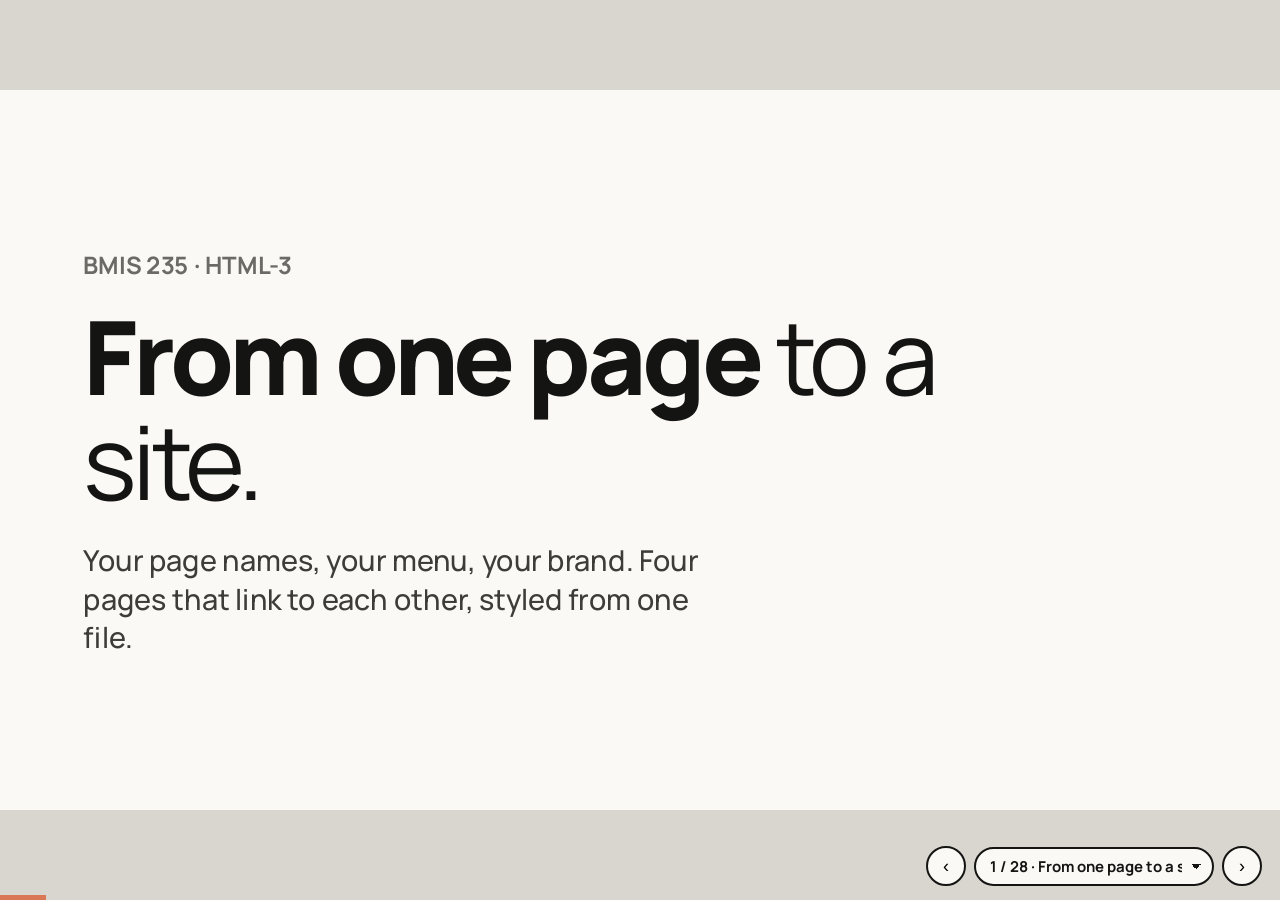
<file: slides/html-3.html>
<!DOCTYPE html>
<html lang="en">
<head>
<meta charset="utf-8">
<meta name="viewport" content="width=device-width, initial-scale=1">
<meta name="author" content="John Correia">
<title>HTML-3 · Links + CSS · BMIS 235</title>
<link rel="preconnect" href="https://fonts.googleapis.com">
<link rel="preconnect" href="https://fonts.gstatic.com" crossorigin>
<link href="https://fonts.googleapis.com/css2?family=Manrope:wght@400;500;600;700;800&family=JetBrains+Mono:wght@500;700&display=swap" rel="stylesheet">
<style>
/* Inland Custom Tech colors (BRAND.md), tuned for a faded classroom projector:
   heavy black borders, large type, orange only for big shapes and the "you" dot. */
:root {
  --black: #141413;
  --graphite: #262624;
  --orange: #D97757;
  --paper: #FAF9F6;
  --stone: #ECEAE5;
  --muted: #3D3C39;
  --soft: #6B6A65;
  --hair: #E3E0D9;
  --sans: "Manrope", "Segoe UI", system-ui, sans-serif;
  --mono: "JetBrains Mono", ui-monospace, "SF Mono", Menlo, Consolas, monospace;
}
* { box-sizing: border-box; }
html, body { margin: 0; height: 100%; background: #d9d6cf; overflow: hidden; }
body { font-family: var(--sans); color: var(--black); -webkit-font-smoothing: antialiased; }

#stage { position: absolute; width: 1600px; height: 900px; left: 50%; top: 50%; transform-origin: center; }
.slide { position: absolute; inset: 0; padding: 84px 104px 76px; display: none; flex-direction: column; background: var(--paper); }
.slide.on { display: flex; }
.slide.b { background: var(--stone); }
.slide.dark { background: var(--graphite); color: var(--paper); }

/* section title with the brand's 3px rule above */
.t { font-weight: 800; font-size: 76px; line-height: 1.02; letter-spacing: -0.045em; margin: 0 0 36px; padding-top: 26px; border-top: 3px solid currentColor; max-width: 22ch; }
.t .lite { font-weight: 400; }
.t.xl { font-size: 128px; border-top: 0; padding-top: 0; max-width: 12ch; }
.lead { font-size: 36px; line-height: 1.35; font-weight: 500; color: var(--muted); margin: 0; max-width: 34ch; }
.dark .lead { color: #d9d6cf; }
p { margin: 0; }
.mono { font-family: var(--mono); }
.dot { display: inline-block; width: .62em; height: .62em; border-radius: 50%; background: var(--orange); vertical-align: .06em; }
.where { position: absolute; left: 104px; bottom: 34px; font-size: 20px; font-weight: 600; color: var(--soft); }
.dark .where { color: #a9a69e; }

/* brand cards: 2px black border, 20px radius, no fill */
.cards { display: grid; gap: 28px; grid-auto-flow: column; grid-auto-columns: 1fr; align-items: stretch; }
.card { border: 3px solid var(--black); border-radius: 20px; padding: 32px 34px; }
.card h3 { margin: 0 0 12px; font-size: 38px; letter-spacing: -0.03em; font-weight: 800; line-height: 1.1; }
.card p { font-size: 27px; line-height: 1.4; color: var(--muted); font-weight: 500; }
.card.you { background: var(--orange); }
.card.you p { color: var(--black); }
.card.fill { background: var(--paper); }
.b .card.fill { background: var(--paper); }

/* reveal-on-arrow */
[data-step] { transition: opacity .35s ease, transform .35s ease; }
.slide:not(.static) [data-step].hide { opacity: 0; transform: translateY(14px); pointer-events: none; }

/* code */
.code { font-family: var(--mono); font-size: 30px; line-height: 1.55; background: var(--paper); border: 3px solid var(--black); border-radius: 20px; padding: 28px 34px; white-space: pre; color: var(--black); }
.b .code { background: var(--paper); }
.code .k { font-weight: 700; }
.code .a { color: var(--muted); }
.code .hl { background: var(--orange); border-radius: 6px; padding: 0 4px; margin: 0 -4px; }

/* anatomy */
.anat { display: grid; grid-template-columns: 1.25fr 1fr; gap: 44px; flex: 1; align-items: start; }
.anat .code { font-size: 25px; line-height: 1.6; padding: 24px 30px; }
.anat .code span.part { transition: background .25s; border-radius: 6px; }
.anat .code span.part.lit { background: var(--orange); }
.notes { display: flex; flex-direction: column; gap: 16px; }
.note { font-size: 30px; line-height: 1.3; padding: 18px 24px; border-left: 6px solid var(--hair); color: var(--soft); font-weight: 600; transition: all .25s; }
.note b { color: var(--black); font-weight: 800; }
.note.lit { border-color: var(--orange); color: var(--black); background: var(--paper); border-radius: 0 14px 14px 0; }

/* tag diagram */
.tagdiag { display: flex; align-items: stretch; gap: 0; font-family: var(--mono); font-size: 58px; margin: 30px 0 22px; }
.tagdiag > div { padding: 30px 26px; border: 3px solid var(--black); }
.tagdiag .open { border-radius: 20px 0 0 20px; font-weight: 700; }
.tagdiag .mid { border-left: 0; border-right: 0; background: var(--paper); font-family: var(--sans); font-weight: 600; font-size: 50px; display: flex; align-items: center; }
.tagdiag .close { border-radius: 0 20px 20px 0; font-weight: 700; }
.taglabels { display: grid; grid-template-columns: auto 1fr auto; font-size: 28px; font-weight: 700; color: var(--muted); }

/* request animation */
.req { position: relative; flex: 1; }
.win { position: absolute; border: 3px solid var(--black); border-radius: 20px; background: var(--paper); overflow: hidden; }
.win .bar { height: 54px; border-bottom: 3px solid var(--black); display: flex; align-items: center; gap: 10px; padding: 0 18px; }
.win .bar i { width: 14px; height: 14px; border-radius: 50%; border: 2.5px solid var(--black); }
.win .url { margin-left: 10px; flex: 1; border: 2.5px solid var(--black); border-radius: 999px; padding: 4px 18px; font-family: var(--mono); font-size: 20px; white-space: nowrap; overflow: hidden; }
.browser { left: 0; top: 30px; width: 520px; height: 440px; }
.server { right: 0; top: 30px; width: 420px; height: 440px; background: var(--stone); }
.server .bar { justify-content: center; font-weight: 800; font-size: 24px; }
.files { padding: 26px 30px; display: flex; flex-direction: column; gap: 14px; }
.file { border: 2.5px solid var(--black); border-radius: 12px; padding: 12px 18px; font-family: var(--mono); font-size: 24px; background: var(--paper); transition: background .3s; }
.req.s3 .file { background: var(--orange); }
.rendered { padding: 28px 30px; opacity: 0; transition: opacity .5s; }
.rendered h4 { margin: 0 0 10px; font-size: 44px; letter-spacing: -0.03em; }
.rendered p { font-size: 22px; color: var(--muted); }
.globe { width: 120px; height: 120px; border-radius: 50%; border: 3px solid var(--black); margin-top: 18px; background:
  radial-gradient(circle at 35% 40%, #9fc59a 0 18%, transparent 19%), radial-gradient(circle at 65% 65%, #9fc59a 0 14%, transparent 15%), #8fb3d9; }
.req.s5 .rendered { opacity: 1; }
.wire { position: absolute; left: 520px; right: 420px; top: 220px; height: 0; border-top: 3px dashed var(--black); }
.wire.back { top: 300px; }
.wire::after { content: ""; position: absolute; right: -2px; top: -11px; border: 10px solid transparent; border-left: 16px solid var(--black); border-right: 0; }
.wire.back::after { right: auto; left: -2px; border-left: 0; border-right: 16px solid var(--black); }
.wire span { position: absolute; left: 50%; transform: translate(-50%, -150%); font-size: 24px; font-weight: 800; white-space: nowrap; background: var(--paper); padding: 2px 12px; }
.wire.back span { transform: translate(-50%, 30%); }
.packet { position: absolute; top: 202px; left: 540px; width: 36px; height: 36px; border-radius: 50%; background: var(--black); opacity: 0; transition: left 1.1s cubic-bezier(.6,0,.3,1), opacity .2s; }
.packet.ret { top: 282px; left: auto; right: 440px; width: auto; height: 36px; border-radius: 10px; padding: 0 12px; color: var(--paper); font-family: var(--mono); font-size: 18px; line-height: 36px; transition: right 1.1s cubic-bezier(.6,0,.3,1), opacity .2s; }
.req.s2 .packet.go { opacity: 1; left: calc(100% - 476px); }
.req.s4 .packet.go { opacity: 0; }
.req.s4 .packet.ret { opacity: 1; right: calc(100% - 556px); }
.req.s5 .packet.ret { opacity: 0; }
.reqsteps { position: absolute; left: 0; right: 0; bottom: 0; display: flex; gap: 16px; }
.reqsteps div { flex: 1; font-size: 24px; font-weight: 700; color: var(--soft); border-top: 6px solid var(--hair); padding-top: 12px; transition: all .3s; }
.reqsteps div.on { color: var(--black); border-color: var(--black); }
.reqsteps div.on.cur { border-color: var(--orange); }

/* live editor */
.live { display: grid; grid-template-columns: 1fr 1fr; gap: 32px; flex: 1; min-height: 0; }
.live textarea { width: 100%; height: 100%; resize: none; font-family: var(--mono); font-size: 23px; line-height: 1.55; border: 3px solid var(--black); border-radius: 20px; padding: 22px 26px; background: var(--paper); color: var(--black); outline: none; }
.live textarea:focus { box-shadow: 0 0 0 6px var(--orange); }
.live iframe, .tri iframe { width: 100%; height: 100%; border: 3px solid var(--black); border-radius: 20px; background: #fff; }
.label { font-size: 24px; font-weight: 800; margin-bottom: 10px; display: flex; align-items: center; gap: 10px; }
.pane { display: flex; flex-direction: column; min-height: 0; }

/* HTML / CSS / JS */
.tri { display: grid; grid-template-columns: 420px 1fr; gap: 36px; flex: 1; min-height: 0; }
.tri .btns { display: flex; flex-direction: column; gap: 18px; }
.btn { font-family: var(--sans); font-size: 32px; font-weight: 800; text-align: left; border: 3px solid var(--black); background: transparent; color: var(--black); border-radius: 16px; padding: 22px 26px; cursor: pointer; letter-spacing: -0.02em; }
.btn small { display: block; font-size: 22px; font-weight: 600; color: var(--muted); margin-top: 4px; letter-spacing: 0; }
.btn[aria-pressed="true"] { background: var(--orange); }
.btn[aria-pressed="true"] small { color: var(--black); }
.btn:focus-visible { outline: 4px solid var(--black); outline-offset: 4px; }

/* diagram */
.diagram { flex: 1; min-height: 0; position: relative; }
.diagram svg { position: absolute; inset: 0; width: 100%; height: 100%; }
.diagram .node { transition: opacity .3s; }
.diagram.stepping .node.off, .diagram.stepping .edge.off { opacity: .18; }
.diagram .edge { transition: opacity .3s; }

/* setup steps */
.setup { display: grid; grid-template-columns: 220px 1fr; gap: 56px; flex: 1; align-items: start; }
.bignum { font-size: 260px; font-weight: 800; line-height: .82; letter-spacing: -0.06em; }
.bignum small { display: block; font-size: 26px; letter-spacing: 0; font-weight: 700; color: var(--soft); margin-top: 24px; }
.setup h2 { font-size: 88px; font-weight: 800; letter-spacing: -0.045em; line-height: 1.02; margin: 0 0 28px; }
.do { list-style: none; padding: 0; margin: 0 0 34px; }
.do li { font-size: 40px; line-height: 1.35; font-weight: 500; color: var(--muted); padding: 10px 0 10px 44px; position: relative; }
.do li::before { content: ""; position: absolute; left: 6px; top: 30px; width: 14px; height: 14px; border-radius: 50%; background: var(--black); }
.do b, .do .mono { color: var(--black); }
.do .mono { font-size: 34px; background: var(--paper); border: 2px solid var(--black); border-radius: 8px; padding: 0 10px; }
.check { display: inline-flex; align-items: center; gap: 18px; border: 3px solid var(--black); border-radius: 20px; padding: 22px 32px; font-size: 36px; font-weight: 700; background: var(--paper); }
.check .dot { width: 30px; height: 30px; flex: none; }
.ui { display: inline-block; font-family: var(--sans); font-weight: 800; color: var(--black); background: var(--paper); border: 2.5px solid var(--black); border-radius: 10px; padding: 0 12px; font-size: 34px; }
.ui.go { background: #2da44e; color: #fff; border-color: #1f7a3a; }

/* stuck */
.stuck { counter-reset: s; list-style: none; padding: 0; margin: 0; display: grid; gap: 18px; }
.stuck li { counter-increment: s; display: grid; grid-template-columns: 70px 1fr; align-items: baseline; font-size: 38px; line-height: 1.3; font-weight: 500; color: var(--muted); }
.stuck li::before { content: counter(s); font-weight: 800; font-size: 46px; color: var(--black); }
.stuck b { color: var(--black); font-weight: 800; }
.stuck li.you::before { content: ""; width: 34px; height: 34px; border-radius: 50%; background: var(--orange); }

/* nav */
#nav { position: fixed; right: 18px; bottom: 14px; display: flex; gap: 8px; align-items: center; font: 700 14px var(--sans); color: #55534e; }
#nav button { width: 40px; height: 40px; border-radius: 50%; border: 2px solid var(--black); background: var(--paper); font-size: 18px; cursor: pointer; }
#bar { position: fixed; left: 0; bottom: 0; height: 5px; background: var(--orange); transition: width .3s; }

@media (prefers-reduced-motion: reduce) { *, *::before, *::after { transition: none !important; animation: none !important; } }
@media print {
  html, body { overflow: visible; background: #fff; }
  #stage { position: static; transform: none !important; }
  .slide { display: flex !important; position: relative; width: 1600px; height: 900px; page-break-after: always; }
  [data-step].hide { opacity: 1 !important; transform: none !important; }
  #nav, #bar { display: none; }
}

/* ---- HTML-3 deck additions ---- */
.code.sm { font-size: 22px; padding: 14px 18px; line-height: 1.5; }
.card .ex { font-size: 23px; font-weight: 700; color: var(--soft); }
.tagdiag .hlbox { background: var(--orange) !important; }
.mini { font-family: var(--sans); font-size: 22px; font-weight: 800; border: 3px solid var(--black); background: var(--orange); color: var(--black); border-radius: 12px; padding: 10px 16px; cursor: pointer; text-align: left; }
.mini.ghost { background: var(--paper); }
.mini:disabled { opacity: .35; cursor: default; }
.mini:focus-visible, .sw:focus-visible { outline: 4px solid var(--black); outline-offset: 3px; }

/* site demo */
.sitedemo { display: grid; grid-template-columns: 380px 1fr; gap: 32px; flex: 1; min-height: 0; margin-bottom: 26px; }
.folder { display: flex; flex-direction: column; gap: 10px; min-height: 0; border: 3px solid var(--black); border-radius: 20px; padding: 24px; background: var(--stone); }
.folder ul { list-style: none; margin: 0 0 4px; padding: 0; display: flex; flex-direction: column; gap: 8px; }
.folder li { font-family: var(--mono); font-size: 22px; background: var(--paper); border: 2.5px solid var(--black); border-radius: 10px; padding: 5px 14px; transition: background .3s; }
.folder li.new { background: var(--orange); }
.win.site { position: relative; left: auto; top: auto; display: flex; flex-direction: column; height: 100%; }
.snav { background: #2b5d8c; display: flex; justify-content: center; gap: 10px; padding: 14px; }
.snav button { font: 700 22px Carlito, Calibri, Arial, sans-serif; color: #000; background: #e7e6e6; border: 2px solid #000; width: 150px; padding: 8px 0; cursor: pointer; }
.snav button.cur { outline: 3px solid var(--orange); outline-offset: 2px; }
.sbody { flex: 1; background: #f4efe6; padding: 30px 40px; font-family: Georgia, serif; color: #2b2b2b; }
.sbody h4 { color: #2b5d8c; font-size: 46px; margin: 0 0 14px; text-align: center; }
.sbody p { font-size: 24px; text-align: center; }
.sbody.e404 { background: #fff; font-family: var(--sans); }
.sbody.e404 h4 { color: var(--black); font-family: var(--sans); font-size: 120px; letter-spacing: -.05em; margin: 10px 0 0; }

/* css demo */
.cssdemo { display: grid; grid-template-columns: 420px 1fr; gap: 32px; flex: 1; min-height: 0; margin-bottom: 30px; }
.sheet { display: flex; flex-direction: column; gap: 14px; }
.swatches { display: flex; gap: 12px; align-items: center; flex-wrap: wrap; }
.sw { width: 54px; height: 54px; border-radius: 50%; border: 3px solid var(--black); cursor: pointer; }
.sw[aria-pressed="true"] { box-shadow: 0 0 0 4px var(--paper), 0 0 0 7px var(--black); }
.pages { display: grid; grid-template-columns: 1fr 1fr; grid-template-rows: 1fr 1fr; gap: 20px; min-height: 0; --c: #2b5d8c; --f: Georgia, serif; }
.pg { border: 3px solid var(--black); border-radius: 16px; overflow: hidden; background: #fff; position: relative; font-family: "Times New Roman", serif; }
.pg .pn { height: 34px; background: #fff; border-bottom: 1px solid #ccc; }
.pg h4 { margin: 14px 18px 4px; font-size: 34px; color: #000; font-weight: 700; }
.pg p { margin: 0 18px 16px; font-size: 20px; color: #333; font-family: var(--mono); }
.pg.linked { background: #f4efe6; font-family: var(--f); }
.pg.linked .pn { background: var(--c); border-bottom: 0; }
.pg.linked h4 { color: var(--c); font-family: var(--f); text-align: center; }
.pg.linked p { text-align: center; }
.pg .lk { position: absolute; top: 4px; right: 8px; font: 800 16px var(--sans); color: #fff; }
.pg .lk.miss { color: #c0392b; }
#pg4:not(.linked) { border-style: dashed; border-color: #c0392b; }
.pg, .pg * { transition: background .35s, color .35s, font-family .1s; }

/* task list */
.tasklist { display: flex; flex-direction: column; gap: 14px; }
.tasklist div { padding-top: 12px !important; padding-bottom: 12px !important; }
.tasklist div { display: flex; justify-content: space-between; align-items: center; gap: 30px; border: 3px solid var(--black); border-radius: 16px; padding: 16px 26px; font-size: 32px; font-weight: 600; background: var(--paper); }
.tasklist div.big { background: var(--orange); }
.tasklist b { font-size: 40px; font-weight: 800; flex: none; }
.tasklist .mono { font-size: 28px; }
#s-excel .do { margin-bottom: 16px; }
#s-excel .do li { font-size: 34px; padding: 6px 0 6px 44px; }
#s-excel .do li::before { top: 24px; }
.stuck.nolink li { font-size: 35px; line-height: 1.3; }
.stuck.nolink li::before { font-size: 38px; }
</style>
</head>
<body>
<div id="stage">

<section class="slide" data-sec="HTML-3">
  <div style="margin:auto 0">
    <p style="font-size:30px;font-weight:700;color:var(--soft);margin-bottom:28px">BMIS 235 · HTML-3</p>
    <h1 class="t xl" style="max-width:13ch">From one page <span class="lite">to a site.</span></h1>
    <p class="lead">Your page names, your menu, your brand. Four pages that link to each other, styled from one file.</p>
  </div>
</section>

<section class="slide dark" data-sec="Growth">
  <h2 class="t" style="max-width:20ch">Why we build it <span class="lite">the hard way</span></h2>
  <div class="cards" style="margin-top:10px">
    <div class="card" data-step style="border-color:var(--paper)"><h3>Errors are information</h3><p style="color:#d9d6cf">A broken link isn't failure. It tells you exactly where to look next.</p></div>
    <div class="card" data-step style="border-color:var(--paper)"><h3>Read before you click</h3><p style="color:#d9d6cf">Every step comes with a note on what's happening. The answer is usually already there.</p></div>
    <div class="card you" data-step><h3>Simplify first</h3><p>Plan on paper. One problem at a time. One change, then check.</p></div>
  </div>
  <p class="lead" data-step style="margin-top:34px;font-size:30px">You grow from the struggle, not from the shortcut.</p>
</section>

<section class="slide b" data-sec="Where we are">
  <h2 class="t">You've built a page. <span class="lite">Now build a site.</span></h2>
  <div class="cards">
    <div class="card fill" data-step><h3>HTML-1</h3><p>One page. Words, a list, an image, colors.</p></div>
    <div class="card fill" data-step><h3>HTML-2</h3><p>One page that pulls in images, videos and tools, and runs a little code.</p></div>
    <div class="card you" data-step><h3>HTML-3</h3><p>Four pages about your own idea, a menu you made, styled from one file.</p></div>
  </div>
</section>

<section class="slide b" data-sec="Concept vs system">
  <h2 class="t">Define it once. <span class="lite">Use it everywhere.</span></h2>
  <p class="lead" data-step style="margin-bottom:34px">That's the concept. Today you'll build three systems that run on it:</p>
  <div class="cards">
    <div class="card fill" data-step><h3>One stylesheet</h3><p>Your brand lives in <span class="mono" style="color:var(--black)">styles.css</span>. Change one color, every page changes.</p></div>
    <div class="card fill" data-step><h3>One menu</h3><p>Build it on one page, prove it works, copy it to the rest.</p></div>
    <div class="card you" data-step><h3>One cell size</h3><p>Same-size cells in Excel give you same-size buttons.</p></div>
  </div>
</section>

<section class="slide" data-sec="Head vs body">
  <h2 class="t">Every page has <span class="lite">two halves</span></h2>
  <div class="setup" style="grid-template-columns: 1.15fr 1fr; gap: 48px">
    <div class="code" style="font-size:25px;line-height:1.6">&lt;<span class="k">html</span>&gt;
&lt;<span class="k">head</span>&gt;
  &lt;title&gt;Susie&lt;/title&gt;
  <span class="hl">&lt;link rel="stylesheet" href="styles.css"&gt;</span>
&lt;/<span class="k">head</span>&gt;
&lt;<span class="k">body</span>&gt;
  &lt;nav&gt;…menu…&lt;/nav&gt;
  &lt;h1&gt;Susie&lt;/h1&gt;
  &lt;p&gt;Susie studies…&lt;/p&gt;
&lt;/<span class="k">body</span>&gt;
&lt;/<span class="k">html</span>&gt;</div>
    <div class="notes">
      <div class="note lit" data-step><b>head</b> = instructions for the browser. You never see them on the page.</div>
      <div class="note lit" data-step><b>body</b> = everything you see: menu, headings, words, pictures.</div>
      <div class="note lit" data-step>The stylesheet link lives in the <b>head</b>. No link, no styles.</div>
    </div>
  </div>
</section>

<section class="slide b" data-sec="Folders and paths">
  <h2 class="t">A link is an address <span class="lite">inside your folder</span></h2>
  <div class="setup" style="grid-template-columns: 1fr 1.25fr; gap: 48px">
    <div class="code" style="font-size:28px;line-height:1.65">bmis235-html-3/
  index.html
  susie.html
  alex.html
  jordan.html
  styles.css
  <span class="hl">img/</span>
    home.png
    <span class="hl">susie.png</span></div>
    <div class="notes">
      <div class="note lit" data-step><span class="mono" style="color:var(--black)">href="susie.html"</span><br>"Find susie.html right here, next to me."</div>
      <div class="note lit" data-step><span class="mono" style="color:var(--black)">src="img/susie.png"</span><br>"Go into img, then find susie.png."</div>
      <div class="note lit" data-step>Wrong folder, wrong spelling, or a capital letter, and the browser can't find it. <b>Susie.png ≠ susie.png</b></div>
    </div>
  </div>
</section>

<section class="slide" data-sec="Three kinds of links">
  <h2 class="t">Three kinds of links</h2>
  <div class="cards">
    <div class="card" data-step><h3>Within a page</h3><p style="margin-bottom:18px">Jump down to a spot. You did this in HTML-2.</p><div class="code sm">href="#huberman"</div></div>
    <div class="card you" data-step><h3>Between your pages</h3><p style="margin-bottom:18px">Go to another file in your folder. This is what makes a site.</p><div class="code sm">href="alex.html"</div></div>
    <div class="card" data-step><h3>Out to the world</h3><p style="margin-bottom:18px">Another website, or an email.</p><div class="code sm">href="https://gonzaga.edu"
href="mailto:you@…"</div></div>
  </div>
</section>

<section class="slide b" data-sec="Anatomy of a link">
  <h2 class="t">Every link has two parts</h2>
  <div class="tagdiag" style="font-size:44px">
    <div class="open">&lt;a href="</div><div class="mid hlbox" style="font-family:var(--mono);font-size:44px">alex.html</div><div class="mid" style="font-family:var(--mono);font-size:44px;border-left:3px solid var(--black)">"&gt;</div><div class="mid" style="font-size:44px">Alex's page</div><div class="close">&lt;/a&gt;</div>
  </div>
  <div class="cards" style="margin-top:44px">
    <div class="card you" data-step><h3>href: where it goes</h3><p>A file name in your folder, a full <span class="mono" style="color:var(--black)">https://</span> address, or <span class="mono" style="color:var(--black)">mailto:</span>.</p></div>
    <div class="card fill" data-step><h3>The text: what you click</h3><p>Anything you want. "Alex's page", "Email me", "Gonzaga".</p></div>
  </div>
  <p class="lead" data-step style="margin-top:30px;font-size:30px">The file name must match <b style="color:var(--black)">exactly</b>. <span class="mono" style="color:var(--black)">Alex.html</span> is not <span class="mono" style="color:var(--black)">alex.html</span>.</p>
</section>

<section class="slide b" data-sec="A menu is just links">
  <h2 class="t">A menu is just links <span class="lite">wrapped around pictures</span></h2>
  <div class="code" style="font-size:34px;margin-bottom:34px">&lt;<span class="k">a</span> href="<span class="hl">susie.html</span>"&gt;&lt;<span class="k">img</span> src="<span class="hl">img/susie.png</span>" alt="<span class="hl">Susie</span>"&gt;&lt;/<span class="k">a</span>&gt;</div>
  <div class="cards">
    <div class="card fill" data-step><h3>href</h3><p>Where the button goes. Your page's file name.</p></div>
    <div class="card fill" data-step><h3>src</h3><p>Which picture shows. Your Excel image.</p></div>
    <div class="card you" data-step><h3>alt</h3><p>The words behind the picture. Screen readers read it out loud, search engines index it, and it shows if the image breaks.</p></div>
  </div>
</section>

<section class="slide" data-sec="Try it: click around a site" data-interactive id="s-site">
  <h2 class="t" style="margin-bottom:22px">Rename a page, watch the link break</h2>
  <div class="sitedemo">
    <div class="folder">
      <div class="label">Your folder</div>
      <ul id="files"></ul>
      <button class="mini" id="renameBtn">Rename page1 → susie</button>
      <button class="mini ghost" id="fixBtn" disabled>Fix the menu</button>
      <button class="mini ghost" id="resetBtn">Start over</button>
    </div>
    <div class="win site">
      <div class="bar"><i></i><i></i><i></i><div class="url" id="url"></div></div>
      <nav class="snav" id="snav"></nav>
      <div class="sbody" id="sbody"></div>
    </div>
  </div>
  <p class="where">Click the menu, then rename a page and click the menu again</p>
</section>

<section class="slide b" data-sec="What CSS looks like">
  <h2 class="t">CSS is a list of rules</h2>
  <div class="tagdiag" style="font-size:48px">
    <div class="open" style="font-family:var(--mono)">h1</div><div class="mid" style="font-family:var(--mono);font-size:48px">{ color:</div><div class="mid hlbox" style="font-family:var(--mono);font-size:48px">navy</div><div class="close" style="font-family:var(--mono)">; }</div>
  </div>
  <div class="taglabels" style="grid-template-columns:auto 1fr auto"><span>what to style</span><span style="text-align:center">what to change, and to what</span><span>end the rule</span></div>
  <div class="cards" style="margin-top:44px">
    <div class="card fill" data-step><h3>Selector</h3><p>Which tags: <span class="mono" style="color:var(--black)">h1</span>, <span class="mono" style="color:var(--black)">p</span>, <span class="mono" style="color:var(--black)">nav a</span>.</p></div>
    <div class="card fill" data-step><h3>Property: value</h3><p>What to change: <span class="mono" style="color:var(--black)">color</span>, <span class="mono" style="color:var(--black)">font-size</span>, <span class="mono" style="color:var(--black)">background-color</span>.</p></div>
    <div class="card you" data-step><h3>One typo breaks it</h3><p>A missing <span class="mono">;</span> or <span class="mono">}</span> can switch off every rule after it.</p></div>
  </div>
</section>

<section class="slide" data-sec="Three ways to add CSS">
  <h2 class="t">Three places a rule can live</h2>
  <div class="cards">
    <div class="card you" data-step><h3>External</h3><p style="margin-bottom:16px">One <span class="mono" style="color:var(--black)">styles.css</span> file. Every page that links to it gets the same look.</p><p class="ex" style="color:var(--black)">HTML-3. Change once, every page changes.</p></div>
    <div class="card" data-step><h3>Internal</h3><p style="margin-bottom:16px">A <span class="mono" style="color:var(--black)">&lt;style&gt;</span> block at the top of one page.</p><p class="ex">HTML-1 and HTML-2. Only that page.</p></div>
    <div class="card" data-step><h3>Inline</h3><p style="margin-bottom:16px">A <span class="mono" style="color:var(--black)">style="…"</span> on one tag.</p><p class="ex">Only that one tag.</p></div>
  </div>
  <p class="lead" data-step style="margin-top:32px;font-size:28px">When they disagree, the closest one wins: <b style="color:var(--black)">inline beats internal beats external</b>.</p>
</section>

<section class="slide b" data-sec="One file styles every page" data-interactive id="s-css">
  <h2 class="t" style="margin-bottom:22px">One file styles every page</h2>
  <div class="cssdemo">
    <div class="sheet">
      <div class="label">styles.css</div>
      <div class="code" id="sheetcode" style="font-size:22px;padding:18px 22px"></div>
      <div class="swatches">
        <button class="sw" data-c="#2b5d8c" style="background:#2b5d8c" aria-label="Blue"></button>
        <button class="sw" data-c="#D97757" style="background:#D97757" aria-label="Orange"></button>
        <button class="sw" data-c="#2f7a4f" style="background:#2f7a4f" aria-label="Green"></button>
        <button class="sw" data-c="#6A4FC4" style="background:#6A4FC4" aria-label="Purple"></button>
        <button class="mini ghost" id="fontBtn">Change font</button>
      </div>
      <button class="mini" id="linkBtn" style="margin-top:6px">Add the link line to page 3</button>
    </div>
    <div class="pages" id="pages">
      <div class="pg linked"><div class="lk">&lt;link&gt; ✓</div><div class="pn"></div><h4>Home</h4><p>index.html</p></div>
      <div class="pg linked"><div class="lk">&lt;link&gt; ✓</div><div class="pn"></div><h4>Page 1</h4><p>page1.html</p></div>
      <div class="pg linked"><div class="lk">&lt;link&gt; ✓</div><div class="pn"></div><h4>Page 2</h4><p>page2.html</p></div>
      <div class="pg" id="pg4"><div class="lk miss">no &lt;link&gt;</div><div class="pn"></div><h4>Page 3</h4><p>page3.html</p></div>
    </div>
  </div>
  <p class="where">Page 3 is missing <span class="mono">&lt;link rel="stylesheet" href="styles.css"&gt;</span> in its head</p>
</section>

<section class="slide" data-sec="Explore first">
  <h2 class="t">Your first fix: <span class="lite">find the plain page</span></h2>
  <ol class="stuck">
    <li data-step><span><b>Click every menu link</b> on your live site.</span></li>
    <li data-step><span><b>One page looks plain.</b> Which one?</span></li>
    <li data-step><span><b>Open its code and another page's code.</b> Compare the <span class="mono" style="font-size:32px">&lt;head&gt;</span> line by line.</span></li>
    <li data-step><span><b>One line is missing.</b> Add it, commit, check.</span></li>
  </ol>
  <p class="lead" data-step style="margin-top:30px;font-size:28px">Comparing something broken to something that works is how most bugs get found.</p>
</section>

<section class="slide b" data-sec="Plan on paper first">
  <h2 class="t">Plan on paper <span class="lite">before you type</span></h2>
  <div class="diagram" id="mapdiag" style="flex:0 0 330px"></div>
  <div class="cards" style="margin-top:22px">
    <div class="card fill" data-step><h3>A home page plus three parts</h3><p>Roommates, teammates, three products, a trip with three stops.</p></div>
    <div class="card you" data-step><h3>Name every file and image now</h3><p>Lowercase, no spaces. <span class="mono">susie.html</span> gets <span class="mono">susie.png</span>. Home stays <span class="mono">index.html</span>.</p></div>
  </div>
</section>

<section class="slide" data-sec="Menu images in Excel" id="s-excel">
  <h2 class="t">Make your buttons <span class="lite">in Excel</span></h2>
  <div class="setup" style="grid-template-columns: 1fr 1fr; gap: 48px">
    <ul class="do">
      <li data-step><b>Same width, same height</b> for every cell</li>
      <li data-step><b>Style all four at once:</b> font, colors, border</li>
      <li data-step><b>Center</b> and <b>middle</b> the words</li>
      <li data-step>Gridlines off, zoom at <b>100%</b></li>
    </ul>
    <ul class="do">
      <li data-step>Screenshot <b>corner to corner</b> on the border</li>
      <li data-step>Don't know how? <b>Search it</b> for your computer</li>
      <li data-step>Save as <span class="mono">susie.png</span>, matching the page</li>
      <li data-step>Upload into the <span class="mono">img</span> folder</li>
    </ul>
  </div>
  <div class="check" data-step style="align-self:flex-start"><span class="dot"></span>Same cells in, same buttons out. Different sizes? Recapture, don't code around it.</div>
</section>

<section class="slide" data-sec="Renaming safely">
  <h2 class="t">Rename a file, <span class="lite">then fix every link to it</span></h2>
  <div class="setup" style="grid-template-columns: 1fr 1.25fr; gap: 40px">
    <div>
      <ul class="do">
        <li>Open the file, click the <b>pencil</b></li>
        <li>Change the name above the code → commit</li>
        <li>Every link to the old name is now <b>broken</b></li>
        <li>That's expected. Fix it next.</li>
      </ul>
    </div>
    <div class="code" style="font-size:22px;line-height:1.75">&lt;<span class="k">nav</span>&gt;
  &lt;a href="index.html"&gt;&lt;img src="img/home.png"&gt;&lt;/a&gt;
  &lt;a href="<span class="hl">susie.html</span>"&gt;&lt;img src="<span class="hl">img/susie.png</span>"&gt;&lt;/a&gt;
  &lt;a href="<span class="hl">alex.html</span>"&gt;&lt;img src="<span class="hl">img/alex.png</span>"&gt;&lt;/a&gt;
  &lt;a href="<span class="hl">jordan.html</span>"&gt;&lt;img src="<span class="hl">img/jordan.png</span>"&gt;&lt;/a&gt;
&lt;/<span class="k">nav</span>&gt;</div>
  </div>
</section>

<section class="slide b" data-sec="Build once, copy everywhere">
  <h2 class="t">Build one menu. <span class="lite">Then copy it.</span></h2>
  <ol class="stuck">
    <li data-step><span><b>Fix the menu on index.html</b> only.</span></li>
    <li data-step><span><b>Click every button live.</b> Fix until all four work.</span></li>
    <li data-step><span><b>Copy</b> from <span class="mono" style="font-size:32px">&lt;nav&gt;</span> to <span class="mono" style="font-size:32px">&lt;/nav&gt;</span>.</span></li>
    <li data-step><span><b>Paste over</b> the old menu on the other three pages.</span></li>
  </ol>
  <p class="lead" data-step style="margin-top:30px;font-size:28px">Four identical menus: if one works, they all work. Fixing four separately is four chances for a typo.</p>
</section>

<section class="slide b" data-sec="Three new styles">
  <h2 class="t">Your stylesheet is your brand. <span class="lite">Add three styles.</span></h2>
  <div class="cards">
    <div class="card fill" data-step><h3>A new font</h3><div class="code sm" style="margin-top:12px">body {
  font-family: Arial;
}</div></div>
    <div class="card fill" data-step><h3>A hover color</h3><div class="code sm" style="margin-top:12px">nav a:hover {
  color: gold;
}</div></div>
    <div class="card fill" data-step><h3>Rounded menu</h3><div class="code sm" style="margin-top:12px">nav {
  border-radius: 12px;
}</div></div>
  </div>
  <p class="lead" data-step style="margin-top:30px;font-size:28px">Commit message says what it does: <span class="mono" style="color:var(--black)">"Added gold hover color to menu links"</span>. One commit per style. Match the font and colors you used in Excel.</p>
</section>

<section class="slide b" data-sec="One empty box">
  <h2 class="t">Your home page has <span class="lite">one empty box</span></h2>
  <div class="setup" style="grid-template-columns: 1.1fr 1fr; gap: 48px">
    <div class="code" style="font-size:26px;line-height:1.7">&lt;<span class="k">body</span>&gt;
  &lt;nav&gt;…your menu…&lt;/nav&gt;
  &lt;h1&gt;Our House&lt;/h1&gt;
  &lt;p&gt;Four roommates…&lt;/p&gt;
  <span class="hl">&lt;div class="showcase"&gt;</span>
     <span class="a">← paste the graphic here</span>
  <span class="hl">&lt;/div&gt;</span>
&lt;/<span class="k">body</span>&gt;</div>
    <div class="notes">
      <div class="note lit" data-step>The fanciest sites are still pages like yours, with <b>boxes</b> full of pieces.</div>
      <div class="note lit" data-step>You'll ask Claude or ChatGPT to build <b>one piece</b> that fits your box.</div>
      <div class="note lit" data-step>Your menu, your pages and your brand stay exactly as <b>you</b> built them.</div>
    </div>
  </div>
</section>

<section class="slide" data-sec="The prompt is the spec">
  <h2 class="t">The prompt is the spec: <span class="lite">it has to fit</span></h2>
  <div class="cards">
    <div class="card fill" data-step><h3>One block</h3><p>Pasted inside <span class="mono" style="color:var(--black)">.showcase</span>. One box, one piece.</p></div>
    <div class="card fill" data-step><h3>No libraries</h3><p>Plain HTML, CSS, JavaScript. Nothing to install, runs on GitHub Pages.</p></div>
    <div class="card you" data-step><h3>Scoped styles</h3><p>Every rule starts with <span class="mono">.showcase</span>, so it can't overwrite your brand.</p></div>
  </div>
  <p class="lead" data-step style="margin-top:30px;font-size:28px">Read it before you paste it. Whole page changed? The AI broke a rule. Tell it which one.</p>
</section>

<section class="slide" data-sec="HTML-3: your own site">
  <h2 class="t">HTML-3: your own four-page site</h2>
  <div class="tasklist">
    <div data-step><span>Connect the plain page to <span class="mono">styles.css</span></span><b>1</b></div>
    <div data-step class="big"><span>Four Excel menu images: same size, your brand, named after the pages</span><b>2</b></div>
    <div data-step class="big"><span>Three pages renamed, the same working menu on all four</span><b>2</b></div>
    <div data-step><span>Your own idea on every page, plus one outside link and one email link</span><b>1</b></div>
    <div data-step><span>3 new styles in your brand, one commit each, listed in Canvas</span><b>2</b></div>
    <div data-step class="big"><span>An interactive graphic inside the <span class="mono">showcase</span> box</span><b>1</b></div>
    <div data-step><span>A working GitHub Pages link</span><b>1</b></div>
  </div>
</section>

<section class="slide b" data-sec="Get HTML-3">
  <div class="setup"><div class="bignum">3<small>Get HTML-3</small></div><div>
    <h2>Same as last time</h2>
    <ul class="do">
      <li>Open <b>HTML-3</b> in Canvas → instructions link</li>
      <li><span class="ui go">Use this template</span> → name it <span class="mono">bmis235-html-3</span> → <b>Public</b></li>
      <li><span class="ui">Settings</span> → <span class="ui">Pages</span> → <b>main</b> / <b>root</b> → <span class="ui">Save</span></li>
      <li>Open <span class="mono">YOUR-USERNAME.github.io/bmis235-html-3/</span></li>
    </ul>
    <div class="check"><span class="dot"></span>You should see a four-page site with gray menu buttons.</div>
  </div></div>
</section>

<section class="slide" data-sec="When you're stuck">
  <h2 class="t">HTML-3's usual suspects</h2>
  <ol class="stuck nolink">
    <li data-step><span><b>A page looks plain?</b> Its <span class="mono" style="font-size:32px">&lt;link&gt;</span> line is missing or misspelled.</span></li>
    <li data-step><span><b>A button shows a 404?</b> The <span class="mono" style="font-size:32px">href</span> doesn't match the file name exactly.</span></li>
    <li data-step><span><b>A broken image or just words?</b> The <span class="mono" style="font-size:32px">src</span> doesn't match, or the image isn't in <span class="mono" style="font-size:32px">img</span>.</span></li>
    <li data-step><span><b>Buttons different widths?</b> Different-size cells or captures. Recapture.</span></li>
    <li data-step><span><b>Works on one page, not another?</b> Paste the working menu again.</span></li>
    <li data-step><span><b>Still stuck?</b> Reread the step. Then search "I expected ___, but I see ___."</span></li>
  </ol>
</section>

<section class="slide b" data-sec="No live link?">
  <h2 class="t" style="margin-bottom:14px">No live link on <span class="lite">Settings → Pages?</span></h2>
  <p class="lead" style="font-size:29px;margin-bottom:22px;max-width:62ch">When it works, the top of that page says <b style="color:var(--black)">"Your site is live at…"</b> with your link. No link means GitHub hasn't built your site. Check in this order:</p>
  <ol class="stuck nolink" style="gap:14px">
    <li data-step><span><b>Source says "Deploy from a branch"?</b> Not "GitHub Actions". Pick <b>main</b> and <b>/ (root)</b>, then <b>Save</b>.</span></li>
    <li data-step><span><b>Email verified?</b> Go to <span class="mono" style="font-size:30px">github.com/settings/emails</span>. "Unverified" means click <b>Resend</b>, then verify.</span></li>
    <li data-step><span><b>Actions allowed?</b> <b>Settings → Actions → General → Allow all actions</b> → Save.</span></li>
    <li data-step><span><b>Kick it:</b> edit one word in <span class="mono" style="font-size:30px">README.md</span>, commit, wait 2 minutes, refresh Settings → Pages.</span></li>
    <li data-step><span><b>Still no link?</b> Check the <b>Actions</b> tab for a red X, then show me.</span></li>
  </ol>
</section>

<section class="slide b" data-sec="Save won't save?">
  <h2 class="t" style="margin-bottom:14px">Save button <span class="lite">won't save?</span></h2>
  <p class="lead" style="font-size:29px;margin-bottom:22px;max-width:62ch">Most often the repo is <b style="color:var(--black)">empty</b>: it was made with <b style="color:var(--black)">New repository</b> instead of <b style="color:var(--black)">Use this template</b>. Work down this list:</p>
  <ol class="stuck nolink" style="gap:14px">
    <li data-step><span><b>Repo has no files, or no "main" in the list?</b> It's empty. <b>Settings → rename it</b> (e.g. <span class="mono" style="font-size:30px">old-empty</span>), then go back to the assignment page and click <b>Use this template</b>.</span></li>
    <li data-step><span><b>Branch says "None"?</b> Click it, pick <b>main</b> first. Then the folder box appears: pick <b>/ (root)</b>. Now click <b>Save</b>.</span></li>
    <li data-step><span><b>Already says main and / (root), Save is gray?</b> It's already saved. Nothing to click. Go to the "No live link?" checks.</span></li>
    <li data-step><span><b>Clicking does nothing?</b> Hard-refresh (<span class="mono" style="font-size:30px">Ctrl+Shift+R</span> / <span class="mono" style="font-size:30px">Cmd+Shift+R</span>), or try a private window or another browser. Ad blockers can break GitHub's buttons.</span></li>
    <li data-step><span><b>Still stuck?</b> Check the repo is <b>Public</b> and you're signed in as its owner.</span></li>
  </ol>
</section>

<section class="slide b" data-sec="Changes not showing?">
  <h2 class="t" style="margin-bottom:14px">Committed, <span class="lite">but nothing changed?</span></h2>
  <p class="lead" style="font-size:29px;margin-bottom:22px;max-width:62ch">A change usually shows in <b style="color:var(--black)">1–2 minutes</b>. You can't speed GitHub up, but you can find what's in the way:</p>
  <ol class="stuck nolink" style="gap:14px">
    <li data-step><span><b>Old copy in your browser?</b> Hard-refresh (<span class="mono" style="font-size:30px">Ctrl+Shift+R</span> / <span class="mono" style="font-size:30px">Cmd+Shift+R</span>) or open your link in a <b>private window</b>.</span></li>
    <li data-step><span><b>Still building?</b> <b>Actions</b> tab: yellow means wait, red means it failed. Click it to see why.</span></li>
    <li data-step><span><b>Committed to a new branch?</b> Your change must be on <b>main</b>. Pick "Commit directly to the main branch".</span></li>
    <li data-step><span><b>Right file, right repo?</b> You changed <span class="mono" style="font-size:30px">index.html</span>, and the link you're opening is this repo's.</span></li>
  </ol>
  <p class="lead" data-step style="margin-top:22px;font-size:28px">Habit: always check your live site in a <b style="color:var(--black)">private window</b>.</p>
</section>

<section class="slide dark" data-sec="Next">
  <div style="margin:auto 0">
    <h2 class="t" style="max-width:20ch">You built a website. <span class="lite">By hand, from files, live on the internet.</span></h2>
    <p class="lead">Your own pages, your own menu, your own brand, built by hand. Then one piece you specified and dropped in. You know where every part goes.</p>
  </div>
</section>

</div>

<div id="bar"></div>
<div id="nav"><button id="prev" aria-label="Previous">‹</button><span id="count"></span><button id="next" aria-label="Next">›</button></div>
<script>
/* ===================== SITE MAP DIAGRAM =====================
   Same box-and-arrow builder as the other decks.                 */
const K = { black: "#141413", orange: "#D97757", paper: "#FAF9F6", stone: "#ECEAE5", muted: "#3D3C39" };
const esc = s => String(s).replace(/&/g, "&amp;").replace(/</g, "&lt;");
function render(spec, key) {
  const M = "m-" + key;
  let s = `<svg viewBox="0 0 ${spec.w} ${spec.h}" xmlns="http://www.w3.org/2000/svg" font-family="Manrope, Segoe UI, system-ui, sans-serif">
  <defs><marker id="${M}" viewBox="0 0 12 12" refX="10" refY="6" markerWidth="7" markerHeight="7" orient="auto-start-reverse"><path d="M0,0 L12,6 L0,12 z" fill="${K.black}"/></marker></defs>`;
  spec.edges.forEach(e => {
    const d = [e.start, ...(e.via || []), e.end].map((p, i) => (i ? "L" : "M") + p.join(",")).join(" ");
    s += `<path d="${d}" fill="none" stroke="${K.black}" stroke-width="3.5" stroke-linejoin="round" ${e.dashed ? 'stroke-dasharray="12 9"' : ""} marker-end="url(#${M})"/>`;
  });
  spec.nodes.forEach(n => {
    const you = n.kind === "you";
    s += `<rect x="${n.x}" y="${n.y}" width="${n.w}" height="${n.h}" rx="20" fill="${you ? K.orange : K.paper}" stroke="${K.black}" stroke-width="3"/>
      <text x="${n.x + n.w / 2}" y="${n.y + n.h / 2 - 4}" text-anchor="middle" font-size="34" font-weight="800" letter-spacing="-1" fill="${K.black}">${esc(n.title)}</text>
      <text x="${n.x + n.w / 2}" y="${n.y + n.h / 2 + 30}" text-anchor="middle" font-size="22" font-weight="600" font-family="JetBrains Mono, ui-monospace, monospace" fill="${K.muted}">${esc(n.sub)}</text>`;
  });
  return s + "</svg>";
}
document.getElementById("mapdiag").innerHTML = render({
  w: 1400, h: 330,
  nodes: [
    { id: "home", x: 520, y: 0, w: 360, h: 110, title: "Our House", sub: "index.html", kind: "you" },
    { id: "a", x: 40,   y: 210, w: 360, h: 110, title: "Susie", sub: "susie.html · .png" },
    { id: "b", x: 520,  y: 210, w: 360, h: 110, title: "Alex", sub: "alex.html · .png" },
    { id: "c", x: 1000, y: 210, w: 360, h: 110, title: "Jordan", sub: "jordan.html · .png" }
  ],
  edges: [
    { start: [700, 110], via: [[700, 160], [220, 160]], end: [220, 206] },
    { start: [700, 110], end: [700, 206] },
    { start: [700, 110], via: [[700, 160], [1180, 160]], end: [1180, 206] }
  ]
}, "map");

/* ===================== SITE DEMO: links + rename ===================== */
const site = {
  files: ["index.html", "page1.html", "page2.html", "page3.html", "styles.css", "img/"],
  menu: [["Home", "index.html"], ["Page 1", "page1.html"], ["Page 2", "page2.html"], ["Page 3", "page3.html"]],
  cur: "index.html", renamed: false, fixed: false
};
const TEXT = { "index.html": ["Home", "The home page introduces the idea."], "page1.html": ["Page 1", "The first page."], "susie.html": ["Susie", "Susie's page. Same file, new name."], "page2.html": ["Page 2", "The second page."], "page3.html": ["Page 3", "The third page."] };
function drawSite() {
  document.getElementById("files").innerHTML = site.files.map(f => `<li class="${f === "susie.html" ? "new" : ""}">${f}</li>`).join("");
  document.getElementById("snav").innerHTML = site.menu.map(([t, h]) => `<button data-h="${h}" class="${h === site.cur ? "cur" : ""}">${t}</button>`).join("");
  document.getElementById("url").textContent = "you.github.io/bmis235-html-3/" + site.cur;
  const body = document.getElementById("sbody");
  if (site.files.includes(site.cur)) { const [h, p] = TEXT[site.cur]; body.className = "sbody"; body.innerHTML = `<h4>${h}</h4><p>${p}</p>`; }
  else { body.className = "sbody e404"; body.innerHTML = `<h4>404</h4><p style="font-size:30px;font-weight:700">There isn't a GitHub Pages site here.</p><p>The menu still points to <b>${site.cur}</b>, but that file is gone.</p>`; }
  document.getElementById("renameBtn").disabled = site.renamed;
  document.getElementById("fixBtn").disabled = !site.renamed || site.fixed;
}
document.getElementById("snav").addEventListener("click", e => { const b = e.target.closest("[data-h]"); if (b) { site.cur = b.dataset.h; drawSite(); } });
document.getElementById("renameBtn").onclick = () => { site.files[1] = "susie.html"; site.renamed = true; drawSite(); };
document.getElementById("fixBtn").onclick = () => { site.menu[1] = ["Susie", "susie.html"]; site.fixed = true; if (site.cur === "page1.html") site.cur = "susie.html"; drawSite(); };
document.getElementById("resetBtn").onclick = () => { Object.assign(site, { files: ["index.html", "page1.html", "page2.html", "page3.html", "styles.css", "img/"], menu: [["Home", "index.html"], ["Page 1", "page1.html"], ["Page 2", "page2.html"], ["Page 3", "page3.html"]], cur: "index.html", renamed: false, fixed: false }); drawSite(); };
drawSite();

/* ===================== CSS DEMO ===================== */
const css = { c: "#2b5d8c", serif: true };
const pages = document.getElementById("pages");
function drawCss() {
  pages.style.setProperty("--c", css.c);
  pages.style.setProperty("--f", css.serif ? 'Georgia, serif' : 'Manrope, system-ui, sans-serif');
  document.getElementById("sheetcode").innerHTML =
`<span class="k">nav</span> {
  background-color: <span class="hl">${css.c}</span>;
}
<span class="k">h1</span> {
  color: <span class="hl">${css.c}</span>;
}
<span class="k">body</span> {
  font-family: <span class="hl">${css.serif ? "Georgia" : "Manrope"}</span>;
}`;
  document.querySelectorAll(".sw").forEach(b => b.setAttribute("aria-pressed", String(b.dataset.c === css.c)));
}
document.querySelectorAll(".sw").forEach(b => b.onclick = () => { css.c = b.dataset.c; drawCss(); });
document.getElementById("fontBtn").onclick = () => { css.serif = !css.serif; drawCss(); };
document.getElementById("linkBtn").onclick = e => {
  const p4 = document.getElementById("pg4"); const on = !p4.classList.contains("linked");
  p4.classList.toggle("linked", on);
  p4.querySelector(".lk").className = on ? "lk" : "lk miss";
  p4.querySelector(".lk").innerHTML = on ? "&lt;link&gt; ✓" : "no &lt;link&gt;";
  e.target.textContent = on ? "Remove the link line" : "Add the link line to page 3";
};
drawCss();

/* ===================== STEPPING + NAV ===================== */
const custom = { "s-site": { count: 0, set() {} }, "s-css": { count: 0, set() {} } };
const slides = [...document.querySelectorAll(".slide")];
function stepsOf(sl) { return custom[sl.id] ? custom[sl.id].count : sl.querySelectorAll("[data-step]").length; }
function applyStep(sl, k) {
  if (custom[sl.id]) return custom[sl.id].set(k);
  sl.querySelectorAll("[data-step]").forEach((el, idx) => el.classList.toggle("hide", idx >= k));
}
let i = 0, step = 0;
function show(n, st) {
  i = Math.max(0, Math.min(slides.length - 1, n));
  const sl = slides[i];
  step = st === "end" ? stepsOf(sl) : (st || 0);
  slides.forEach((s, k) => s.classList.toggle("on", k === i));
  applyStep(sl, step);
  document.getElementById("count").textContent = (i + 1) + " / " + slides.length;
  document.getElementById("bar").style.width = ((i + 1) / slides.length * 100) + "%";
  history.replaceState(null, "", "#" + (i + 1));
}
function next() { const sl = slides[i]; if (step < stepsOf(sl)) { step++; applyStep(sl, step); } else if (i < slides.length - 1) show(i + 1, 0); }
function prev() { const sl = slides[i]; if (step > 0) { step--; applyStep(sl, step); } else if (i > 0) show(i - 1, "end"); }
function fit() { const sc = Math.min(innerWidth / 1600, innerHeight / 900); document.getElementById("stage").style.transform = `translate(-50%, -50%) scale(${sc})`; }
addEventListener("resize", fit);
addEventListener("keydown", e => {
  if (e.target.closest("textarea, input")) { if (e.key === "Escape") e.target.blur(); return; }
  if (["ArrowRight", "ArrowDown", " ", "PageDown"].includes(e.key)) { e.preventDefault(); next(); }
  else if (["ArrowLeft", "ArrowUp", "PageUp"].includes(e.key)) { e.preventDefault(); prev(); }
  else if (e.key === "Home") show(0);
  else if (e.key === "End") show(slides.length - 1, "end");
});
document.getElementById("next").onclick = next;
document.getElementById("prev").onclick = prev;
const start = (parseInt(location.hash.slice(1)) || 1) - 1;
addEventListener("hashchange", () => { const n = (parseInt(location.hash.slice(1)) || 1) - 1; if (n !== i) show(n, "end"); });
fit(); show(start, location.hash ? "end" : 0);

</script>

<!-- ===== Slide picker: click the counter (bottom right) to jump to any slide,
     or type a slide number and press Enter ===== -->
<style>
#slidepick { font: 700 15px "Manrope", "Inter", system-ui, sans-serif; color: #141413; background: #FAF9F6;
  border: 2px solid #141413; border-radius: 999px; padding: 7px 30px 7px 14px; max-width: 240px; cursor: pointer;
  appearance: none; -webkit-appearance: none;
  background-image: linear-gradient(45deg, transparent 50%, #141413 50%), linear-gradient(135deg, #141413 50%, transparent 50%);
  background-position: calc(100% - 16px) 50%, calc(100% - 11px) 50%; background-size: 5px 5px; background-repeat: no-repeat; }
#slidepick:focus-visible { outline: 3px solid #D97757; outline-offset: 2px; }
#jumpWrap { position: fixed; right: 18px; bottom: 14px; z-index: 50; display: flex; gap: 8px; align-items: center; }
#jumpHint { font: 700 14px system-ui, sans-serif; color: #fff; background: #141413; border-radius: 8px; padding: 6px 10px; display: none; }
@media print { #jumpWrap { display: none; } }
</style>
<script>
(function () {
  var slides = [].slice.call(document.querySelectorAll(".slide"));
  if (!slides.length) return;
  var counter = document.getElementById("count") || document.getElementById("counter");
  var navBox = counter && counter.closest("#nav") ? counter.closest("#nav") : null;

  // build the picker from each slide's heading
  var sel = document.createElement("select");
  sel.id = "slidepick";
  sel.setAttribute("aria-label", "Jump to slide");
  slides.forEach(function (s, k) {
    var h = s.querySelector("h1, h2, .k");
    var t = (h ? h.textContent : (s.getAttribute("data-sec") || "")).replace(/\s+/g, " ").trim();
    if (t.length > 44) t = t.slice(0, 42) + "…";
    var o = document.createElement("option");
    o.value = k;
    o.textContent = (k + 1) + " / " + slides.length + " · " + t;
    sel.appendChild(o);
  });
  var hint = document.createElement("span");
  hint.id = "jumpHint";

  if (navBox) {
    counter.style.display = "none";
    navBox.insertBefore(sel, counter);
    navBox.insertBefore(hint, sel);
  } else {
    var wrap = document.createElement("div");
    wrap.id = "jumpWrap";
    wrap.appendChild(hint);
    wrap.appendChild(sel);
    document.body.appendChild(wrap);
    if (counter) counter.style.visibility = "hidden";
  }

  function current() {
    var on = slides.findIndex(function (s) { return s.classList.contains("on"); });
    return on < 0 ? 0 : on;
  }
  function go(n) {
    n = Math.max(0, Math.min(slides.length - 1, n));
    if (typeof show === "function") show(n, "end");
    sync();
  }
  function sync() { sel.value = String(current()); }

  sel.addEventListener("change", function () { go(+sel.value); sel.blur(); });
  ["click", "mousedown", "pointerdown"].forEach(function (ev) {
    sel.addEventListener(ev, function (e) { e.stopPropagation(); });
  });

  // keep the picker in step with arrow keys and buttons
  new MutationObserver(sync).observe(document.body, { subtree: true, attributes: true, attributeFilter: ["class"] });
  sync();

  // type a number, press Enter
  var buf = "", timer;
  window.addEventListener("keydown", function (e) {
    var t = e.target;
    if (t && t.closest && t.closest("textarea, input")) return;
    if (t === sel) { e.stopPropagation(); return; }
    if (/^[0-9]$/.test(e.key)) {
      buf += e.key; hint.textContent = "Go to " + buf; hint.style.display = "inline-block";
      clearTimeout(timer); timer = setTimeout(function () { buf = ""; hint.style.display = "none"; }, 2500);
      e.preventDefault(); e.stopImmediatePropagation();
    } else if (e.key === "Enter" && buf) {
      go(parseInt(buf, 10) - 1); buf = ""; hint.style.display = "none";
      e.preventDefault(); e.stopImmediatePropagation();
    } else if (e.key === "Escape" && buf) {
      buf = ""; hint.style.display = "none";
    }
  }, true);
})();
</script>

</body>
</html>
</file>
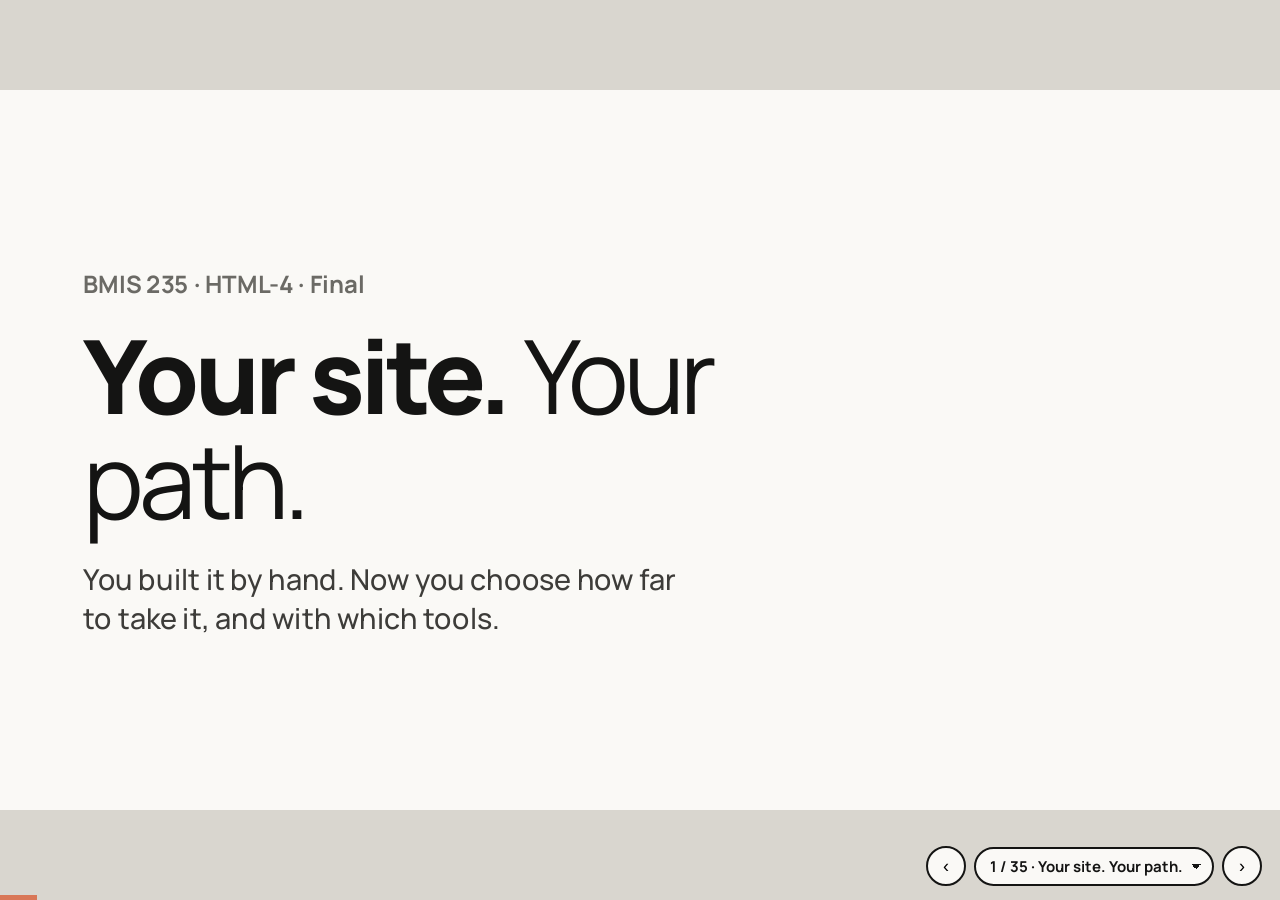
<file: slides/html-4.html>
<!DOCTYPE html>
<html lang="en">
<head>
<meta charset="utf-8">
<meta name="viewport" content="width=device-width, initial-scale=1">
<meta name="author" content="John Correia">
<title>HTML-4 · Your Final · BMIS 235</title>
<link rel="preconnect" href="https://fonts.googleapis.com">
<link rel="preconnect" href="https://fonts.gstatic.com" crossorigin>
<link href="https://fonts.googleapis.com/css2?family=Manrope:wght@400;500;600;700;800&family=JetBrains+Mono:wght@500;700&display=swap" rel="stylesheet">
<style>
/* Inland Custom Tech colors (BRAND.md), tuned for a faded classroom projector:
   heavy black borders, large type, orange only for big shapes and the "you" dot. */
:root {
  --black: #141413;
  --graphite: #262624;
  --orange: #D97757;
  --paper: #FAF9F6;
  --stone: #ECEAE5;
  --muted: #3D3C39;
  --soft: #6B6A65;
  --hair: #E3E0D9;
  --sans: "Manrope", "Segoe UI", system-ui, sans-serif;
  --mono: "JetBrains Mono", ui-monospace, "SF Mono", Menlo, Consolas, monospace;
}
* { box-sizing: border-box; }
html, body { margin: 0; height: 100%; background: #d9d6cf; overflow: hidden; }
body { font-family: var(--sans); color: var(--black); -webkit-font-smoothing: antialiased; }

#stage { position: absolute; width: 1600px; height: 900px; left: 50%; top: 50%; transform-origin: center; }
.slide { position: absolute; inset: 0; padding: 84px 104px 76px; display: none; flex-direction: column; background: var(--paper); }
.slide.on { display: flex; }
.slide.b { background: var(--stone); }
.slide.dark { background: var(--graphite); color: var(--paper); }

/* section title with the brand's 3px rule above */
.t { font-weight: 800; font-size: 76px; line-height: 1.02; letter-spacing: -0.045em; margin: 0 0 36px; padding-top: 26px; border-top: 3px solid currentColor; max-width: 22ch; }
.t .lite { font-weight: 400; }
.t.xl { font-size: 128px; border-top: 0; padding-top: 0; max-width: 12ch; }
.lead { font-size: 36px; line-height: 1.35; font-weight: 500; color: var(--muted); margin: 0; max-width: 34ch; }
.dark .lead { color: #d9d6cf; }
p { margin: 0; }
.mono { font-family: var(--mono); }
.dot { display: inline-block; width: .62em; height: .62em; border-radius: 50%; background: var(--orange); vertical-align: .06em; }
.where { position: absolute; left: 104px; bottom: 34px; font-size: 20px; font-weight: 600; color: var(--soft); }
.dark .where { color: #a9a69e; }

/* brand cards: 2px black border, 20px radius, no fill */
.cards { display: grid; gap: 28px; grid-auto-flow: column; grid-auto-columns: 1fr; align-items: stretch; }
.card { border: 3px solid var(--black); border-radius: 20px; padding: 32px 34px; }
.card h3 { margin: 0 0 12px; font-size: 38px; letter-spacing: -0.03em; font-weight: 800; line-height: 1.1; }
.card p { font-size: 27px; line-height: 1.4; color: var(--muted); font-weight: 500; }
.card.you { background: var(--orange); }
.card.you p { color: var(--black); }
.card.fill { background: var(--paper); }
.b .card.fill { background: var(--paper); }

/* reveal-on-arrow */
[data-step] { transition: opacity .35s ease, transform .35s ease; }
.slide:not(.static) [data-step].hide { opacity: 0; transform: translateY(14px); pointer-events: none; }

/* code */
.code { font-family: var(--mono); font-size: 30px; line-height: 1.55; background: var(--paper); border: 3px solid var(--black); border-radius: 20px; padding: 28px 34px; white-space: pre; color: var(--black); }
.b .code { background: var(--paper); }
.code .k { font-weight: 700; }
.code .a { color: var(--muted); }
.code .hl { background: var(--orange); border-radius: 6px; padding: 0 4px; margin: 0 -4px; }

/* anatomy */
.anat { display: grid; grid-template-columns: 1.25fr 1fr; gap: 44px; flex: 1; align-items: start; }
.anat .code { font-size: 25px; line-height: 1.6; padding: 24px 30px; }
.anat .code span.part { transition: background .25s; border-radius: 6px; }
.anat .code span.part.lit { background: var(--orange); }
.notes { display: flex; flex-direction: column; gap: 16px; }
.note { font-size: 30px; line-height: 1.3; padding: 18px 24px; border-left: 6px solid var(--hair); color: var(--soft); font-weight: 600; transition: all .25s; }
.note b { color: var(--black); font-weight: 800; }
.note.lit { border-color: var(--orange); color: var(--black); background: var(--paper); border-radius: 0 14px 14px 0; }

/* tag diagram */
.tagdiag { display: flex; align-items: stretch; gap: 0; font-family: var(--mono); font-size: 58px; margin: 30px 0 22px; }
.tagdiag > div { padding: 30px 26px; border: 3px solid var(--black); }
.tagdiag .open { border-radius: 20px 0 0 20px; font-weight: 700; }
.tagdiag .mid { border-left: 0; border-right: 0; background: var(--paper); font-family: var(--sans); font-weight: 600; font-size: 50px; display: flex; align-items: center; }
.tagdiag .close { border-radius: 0 20px 20px 0; font-weight: 700; }
.taglabels { display: grid; grid-template-columns: auto 1fr auto; font-size: 28px; font-weight: 700; color: var(--muted); }

/* request animation */
.req { position: relative; flex: 1; }
.win { position: absolute; border: 3px solid var(--black); border-radius: 20px; background: var(--paper); overflow: hidden; }
.win .bar { height: 54px; border-bottom: 3px solid var(--black); display: flex; align-items: center; gap: 10px; padding: 0 18px; }
.win .bar i { width: 14px; height: 14px; border-radius: 50%; border: 2.5px solid var(--black); }
.win .url { margin-left: 10px; flex: 1; border: 2.5px solid var(--black); border-radius: 999px; padding: 4px 18px; font-family: var(--mono); font-size: 20px; white-space: nowrap; overflow: hidden; }
.browser { left: 0; top: 30px; width: 520px; height: 440px; }
.server { right: 0; top: 30px; width: 420px; height: 440px; background: var(--stone); }
.server .bar { justify-content: center; font-weight: 800; font-size: 24px; }
.files { padding: 26px 30px; display: flex; flex-direction: column; gap: 14px; }
.file { border: 2.5px solid var(--black); border-radius: 12px; padding: 12px 18px; font-family: var(--mono); font-size: 24px; background: var(--paper); transition: background .3s; }
.req.s3 .file { background: var(--orange); }
.rendered { padding: 28px 30px; opacity: 0; transition: opacity .5s; }
.rendered h4 { margin: 0 0 10px; font-size: 44px; letter-spacing: -0.03em; }
.rendered p { font-size: 22px; color: var(--muted); }
.globe { width: 120px; height: 120px; border-radius: 50%; border: 3px solid var(--black); margin-top: 18px; background:
  radial-gradient(circle at 35% 40%, #9fc59a 0 18%, transparent 19%), radial-gradient(circle at 65% 65%, #9fc59a 0 14%, transparent 15%), #8fb3d9; }
.req.s5 .rendered { opacity: 1; }
.wire { position: absolute; left: 520px; right: 420px; top: 220px; height: 0; border-top: 3px dashed var(--black); }
.wire.back { top: 300px; }
.wire::after { content: ""; position: absolute; right: -2px; top: -11px; border: 10px solid transparent; border-left: 16px solid var(--black); border-right: 0; }
.wire.back::after { right: auto; left: -2px; border-left: 0; border-right: 16px solid var(--black); }
.wire span { position: absolute; left: 50%; transform: translate(-50%, -150%); font-size: 24px; font-weight: 800; white-space: nowrap; background: var(--paper); padding: 2px 12px; }
.wire.back span { transform: translate(-50%, 30%); }
.packet { position: absolute; top: 202px; left: 540px; width: 36px; height: 36px; border-radius: 50%; background: var(--black); opacity: 0; transition: left 1.1s cubic-bezier(.6,0,.3,1), opacity .2s; }
.packet.ret { top: 282px; left: auto; right: 440px; width: auto; height: 36px; border-radius: 10px; padding: 0 12px; color: var(--paper); font-family: var(--mono); font-size: 18px; line-height: 36px; transition: right 1.1s cubic-bezier(.6,0,.3,1), opacity .2s; }
.req.s2 .packet.go { opacity: 1; left: calc(100% - 476px); }
.req.s4 .packet.go { opacity: 0; }
.req.s4 .packet.ret { opacity: 1; right: calc(100% - 556px); }
.req.s5 .packet.ret { opacity: 0; }
.reqsteps { position: absolute; left: 0; right: 0; bottom: 0; display: flex; gap: 16px; }
.reqsteps div { flex: 1; font-size: 24px; font-weight: 700; color: var(--soft); border-top: 6px solid var(--hair); padding-top: 12px; transition: all .3s; }
.reqsteps div.on { color: var(--black); border-color: var(--black); }
.reqsteps div.on.cur { border-color: var(--orange); }

/* live editor */
.live { display: grid; grid-template-columns: 1fr 1fr; gap: 32px; flex: 1; min-height: 0; }
.live textarea { width: 100%; height: 100%; resize: none; font-family: var(--mono); font-size: 23px; line-height: 1.55; border: 3px solid var(--black); border-radius: 20px; padding: 22px 26px; background: var(--paper); color: var(--black); outline: none; }
.live textarea:focus { box-shadow: 0 0 0 6px var(--orange); }
.live iframe, .tri iframe { width: 100%; height: 100%; border: 3px solid var(--black); border-radius: 20px; background: #fff; }
.label { font-size: 24px; font-weight: 800; margin-bottom: 10px; display: flex; align-items: center; gap: 10px; }
.pane { display: flex; flex-direction: column; min-height: 0; }

/* HTML / CSS / JS */
.tri { display: grid; grid-template-columns: 420px 1fr; gap: 36px; flex: 1; min-height: 0; }
.tri .btns { display: flex; flex-direction: column; gap: 18px; }
.btn { font-family: var(--sans); font-size: 32px; font-weight: 800; text-align: left; border: 3px solid var(--black); background: transparent; color: var(--black); border-radius: 16px; padding: 22px 26px; cursor: pointer; letter-spacing: -0.02em; }
.btn small { display: block; font-size: 22px; font-weight: 600; color: var(--muted); margin-top: 4px; letter-spacing: 0; }
.btn[aria-pressed="true"] { background: var(--orange); }
.btn[aria-pressed="true"] small { color: var(--black); }
.btn:focus-visible { outline: 4px solid var(--black); outline-offset: 4px; }

/* diagram */
.diagram { flex: 1; min-height: 0; position: relative; }
.diagram svg { position: absolute; inset: 0; width: 100%; height: 100%; }
.diagram .node { transition: opacity .3s; }
.diagram.stepping .node.off, .diagram.stepping .edge.off { opacity: .18; }
.diagram .edge { transition: opacity .3s; }

/* setup steps */
.setup { display: grid; grid-template-columns: 220px 1fr; gap: 56px; flex: 1; align-items: start; }
.bignum { font-size: 260px; font-weight: 800; line-height: .82; letter-spacing: -0.06em; }
.bignum small { display: block; font-size: 26px; letter-spacing: 0; font-weight: 700; color: var(--soft); margin-top: 24px; }
.setup h2 { font-size: 88px; font-weight: 800; letter-spacing: -0.045em; line-height: 1.02; margin: 0 0 28px; }
.do { list-style: none; padding: 0; margin: 0 0 34px; }
.do li { font-size: 40px; line-height: 1.35; font-weight: 500; color: var(--muted); padding: 10px 0 10px 44px; position: relative; }
.do li::before { content: ""; position: absolute; left: 6px; top: 30px; width: 14px; height: 14px; border-radius: 50%; background: var(--black); }
.do b, .do .mono { color: var(--black); }
.do .mono { font-size: 34px; background: var(--paper); border: 2px solid var(--black); border-radius: 8px; padding: 0 10px; }
.check { display: inline-flex; align-items: center; gap: 18px; border: 3px solid var(--black); border-radius: 20px; padding: 22px 32px; font-size: 36px; font-weight: 700; background: var(--paper); }
.check .dot { width: 30px; height: 30px; flex: none; }
.ui { display: inline-block; font-family: var(--sans); font-weight: 800; color: var(--black); background: var(--paper); border: 2.5px solid var(--black); border-radius: 10px; padding: 0 12px; font-size: 34px; }
.ui.go { background: #2da44e; color: #fff; border-color: #1f7a3a; }

/* stuck */
.stuck { counter-reset: s; list-style: none; padding: 0; margin: 0; display: grid; gap: 18px; }
.stuck li { counter-increment: s; display: grid; grid-template-columns: 70px 1fr; align-items: baseline; font-size: 38px; line-height: 1.3; font-weight: 500; color: var(--muted); }
.stuck li::before { content: counter(s); font-weight: 800; font-size: 46px; color: var(--black); }
.stuck b { color: var(--black); font-weight: 800; }
.stuck li.you::before { content: ""; width: 34px; height: 34px; border-radius: 50%; background: var(--orange); }

/* nav */
#nav { position: fixed; right: 18px; bottom: 14px; display: flex; gap: 8px; align-items: center; font: 700 14px var(--sans); color: #55534e; }
#nav button { width: 40px; height: 40px; border-radius: 50%; border: 2px solid var(--black); background: var(--paper); font-size: 18px; cursor: pointer; }
#bar { position: fixed; left: 0; bottom: 0; height: 5px; background: var(--orange); transition: width .3s; }

@media (prefers-reduced-motion: reduce) { *, *::before, *::after { transition: none !important; animation: none !important; } }
@media print {
  html, body { overflow: visible; background: #fff; }
  #stage { position: static; transform: none !important; }
  .slide { display: flex !important; position: relative; width: 1600px; height: 900px; page-break-after: always; }
  [data-step].hide { opacity: 1 !important; transform: none !important; }
  #nav, #bar { display: none; }
}

/* ---- HTML-3 deck additions ---- */
.code.sm { font-size: 22px; padding: 14px 18px; line-height: 1.5; }
.card .ex { font-size: 23px; font-weight: 700; color: var(--soft); }
.tagdiag .hlbox { background: var(--orange) !important; }
.mini { font-family: var(--sans); font-size: 22px; font-weight: 800; border: 3px solid var(--black); background: var(--orange); color: var(--black); border-radius: 12px; padding: 10px 16px; cursor: pointer; text-align: left; }
.mini.ghost { background: var(--paper); }
.mini:disabled { opacity: .35; cursor: default; }
.mini:focus-visible, .sw:focus-visible { outline: 4px solid var(--black); outline-offset: 3px; }

/* site demo */
.sitedemo { display: grid; grid-template-columns: 380px 1fr; gap: 32px; flex: 1; min-height: 0; margin-bottom: 26px; }
.folder { display: flex; flex-direction: column; gap: 10px; min-height: 0; border: 3px solid var(--black); border-radius: 20px; padding: 24px; background: var(--stone); }
.folder ul { list-style: none; margin: 0 0 4px; padding: 0; display: flex; flex-direction: column; gap: 8px; }
.folder li { font-family: var(--mono); font-size: 22px; background: var(--paper); border: 2.5px solid var(--black); border-radius: 10px; padding: 5px 14px; transition: background .3s; }
.folder li.new { background: var(--orange); }
.win.site { position: relative; left: auto; top: auto; display: flex; flex-direction: column; height: 100%; }
.snav { background: #2b5d8c; display: flex; justify-content: center; gap: 10px; padding: 14px; }
.snav button { font: 700 22px Carlito, Calibri, Arial, sans-serif; color: #000; background: #e7e6e6; border: 2px solid #000; width: 150px; padding: 8px 0; cursor: pointer; }
.snav button.cur { outline: 3px solid var(--orange); outline-offset: 2px; }
.sbody { flex: 1; background: #f4efe6; padding: 30px 40px; font-family: Georgia, serif; color: #2b2b2b; }
.sbody h4 { color: #2b5d8c; font-size: 46px; margin: 0 0 14px; text-align: center; }
.sbody p { font-size: 24px; text-align: center; }
.sbody.e404 { background: #fff; font-family: var(--sans); }
.sbody.e404 h4 { color: var(--black); font-family: var(--sans); font-size: 120px; letter-spacing: -.05em; margin: 10px 0 0; }

/* css demo */
.cssdemo { display: grid; grid-template-columns: 420px 1fr; gap: 32px; flex: 1; min-height: 0; margin-bottom: 30px; }
.sheet { display: flex; flex-direction: column; gap: 14px; }
.swatches { display: flex; gap: 12px; align-items: center; flex-wrap: wrap; }
.sw { width: 54px; height: 54px; border-radius: 50%; border: 3px solid var(--black); cursor: pointer; }
.sw[aria-pressed="true"] { box-shadow: 0 0 0 4px var(--paper), 0 0 0 7px var(--black); }
.pages { display: grid; grid-template-columns: 1fr 1fr; grid-template-rows: 1fr 1fr; gap: 20px; min-height: 0; --c: #2b5d8c; --f: Georgia, serif; }
.pg { border: 3px solid var(--black); border-radius: 16px; overflow: hidden; background: #fff; position: relative; font-family: "Times New Roman", serif; }
.pg .pn { height: 34px; background: #fff; border-bottom: 1px solid #ccc; }
.pg h4 { margin: 14px 18px 4px; font-size: 34px; color: #000; font-weight: 700; }
.pg p { margin: 0 18px 16px; font-size: 20px; color: #333; font-family: var(--mono); }
.pg.linked { background: #f4efe6; font-family: var(--f); }
.pg.linked .pn { background: var(--c); border-bottom: 0; }
.pg.linked h4 { color: var(--c); font-family: var(--f); text-align: center; }
.pg.linked p { text-align: center; }
.pg .lk { position: absolute; top: 4px; right: 8px; font: 800 16px var(--sans); color: #fff; }
.pg .lk.miss { color: #c0392b; }
#pg4:not(.linked) { border-style: dashed; border-color: #c0392b; }
.pg, .pg * { transition: background .35s, color .35s, font-family .1s; }

/* task list */
.tasklist { display: flex; flex-direction: column; gap: 14px; }
.tasklist div { padding-top: 12px !important; padding-bottom: 12px !important; }
.tasklist div { display: flex; justify-content: space-between; align-items: center; gap: 30px; border: 3px solid var(--black); border-radius: 16px; padding: 16px 26px; font-size: 32px; font-weight: 600; background: var(--paper); }
.tasklist div.big { background: var(--orange); }
.tasklist b { font-size: 40px; font-weight: 800; flex: none; }
.tasklist .mono { font-size: 28px; }
#s-excel .do { margin-bottom: 16px; }
#s-excel .do li { font-size: 34px; padding: 6px 0 6px 44px; }
#s-excel .do li::before { top: 24px; }
.stuck.nolink li { font-size: 35px; line-height: 1.3; }
.stuck.nolink li::before { font-size: 38px; }
.benefits { display: grid; grid-template-columns: repeat(3, 1fr); gap: 22px; }
.benefits .card { padding: 24px 28px; }
.benefits .card h3 { font-size: 32px; }
.benefits .card p { font-size: 24px; }
.three { display: grid; grid-template-columns: repeat(3, 1fr); gap: 26px; }
.three .card h3 { font-size: 34px; }
.three .card p { font-size: 24px; margin: 0 0 8px; }
.three .card .tag { display: inline-block; font: 700 20px var(--mono); border: 2px solid var(--black); border-radius: 999px; padding: 2px 12px; margin-bottom: 14px; background: var(--paper); }
/* ---- fill the frame: content grows into the slide ---- */
.slide:not(.dark) > .cards, .slide > .three, .slide > .benefits, .slide > .layers { flex: 1 1 auto; max-height: 540px; margin-top: 10px; }
.slide.dark > .cards { flex: 1 1 auto; max-height: 460px; }
.slide > .cards .card, .slide > .three .card, .slide > .benefits .card, .slide > .layers .card { display: flex; flex-direction: column; justify-content: center; }
.slide > .cards .card h3 { font-size: 50px; margin-bottom: 18px; }
.slide > .cards .card p { font-size: 31px; line-height: 1.4; }
.slide > .three .card h3 { font-size: 42px; }
.slide > .three .card p { font-size: 28px; }
.slide > .three .card .tag { align-self: flex-start; font-size: 22px; }
.slide > .benefits .card h3 { font-size: 40px; }
.slide > .benefits .card p { font-size: 28px; }
.slide > .layers .card { justify-content: flex-start; padding: 28px 26px; }
.slide > .layers .card h3 { font-size: 40px; }
.slide > .layers .card p { font-size: 24px; }
.slide .do li { font-size: 40px; padding: 12px 0 12px 44px; }
.slide .do li::before { top: 32px; }
.slide .punch { font-size: 36px; padding: 24px 32px; }
.slide .tasklist div { font-size: 30px; }
.diagram.d4 { height: 280px !important; }
.notes .note { font-size: 30px; }
.slide > .three[style*="repeat(2"] { flex: none; max-height: none; }
.slide > .three[style*="repeat(2"] .card { padding: 26px 32px; }
.slide .setup .code { font-size: 30px !important; line-height: 1.75 !important; }
.slide .setup .notes .note { font-size: 34px; padding: 26px 28px; }
.slide .stuck { gap: 26px; }
.slide .stuck li { font-size: 40px; }
.slide .stuck > p, .slide > p.sub { font-size: 30px; }

#s-know .cards { flex: 1; max-height: 520px; margin-top: 10px; }
#s-know .card { padding: 44px 40px; display: flex; flex-direction: column; justify-content: center; }
#s-know .card h3 { font-size: 56px; margin-bottom: 22px; }
#s-know .card p { font-size: 33px; line-height: 1.4; }
#s-know .lead { margin-top: 34px !important; font-size: 36px !important; color: var(--black); font-weight: 700; }
.layers { display: grid; grid-template-columns: repeat(4, 1fr); gap: 20px; }
.layers .card { padding: 22px 24px; display: flex; flex-direction: column; gap: 8px; }
.layers .card h3 { font-size: 34px; margin: 0; }
.layers .card .tag { align-self: flex-start; font: 700 18px var(--mono); border: 2px solid var(--black); border-radius: 999px; padding: 2px 12px; background: var(--paper); }
.layers .card p { font-size: 21px; line-height: 1.35; margin: 0; }
.layers .card p b { color: var(--black); }
.layers .card .lim { margin-top: auto; padding-top: 10px; border-top: 2px dashed var(--black); }
.punch { margin-top: 24px; border: 3px solid var(--black); border-radius: 18px; padding: 18px 28px; font-size: 32px; font-weight: 800; background: var(--orange); }
.punch span { font-weight: 500; }
.diagram.d4 { height: 250px; flex: none; margin-top: 10px; }
.bands { display: flex; flex-direction: column; gap: 16px; flex: 1 1 auto; max-height: 600px; }
.band { flex: 1; display: grid; grid-template-columns: 250px repeat(3, 1fr); gap: 16px; align-items: stretch; border: 3px solid var(--black); border-radius: 18px; padding: 14px; background: #fbe3d9; }
.band.two { grid-template-columns: 250px 1fr 1fr; }
.band .lbl { display: flex; flex-direction: column; justify-content: center; padding-left: 8px; }
.band .lbl b { font-size: 30px; }
.band .lbl span { font: 600 18px var(--mono); text-transform: uppercase; letter-spacing: .04em; color: var(--soft); }
.band .bx { background: var(--paper); border: 2px solid var(--black); border-radius: 12px; display: flex; flex-direction: column; justify-content: center; align-items: center; text-align: center; padding: 8px 12px; }
.band .bx b { font-size: 30px; }
.band .bx span { font-size: 22px; color: var(--soft); }
.stages { display: grid; grid-template-columns: repeat(5, 1fr); gap: 34px; flex: 1 1 auto; max-height: 440px; margin-top: 10px; }
.stage { position: relative; border: 3px solid var(--black); border-radius: 16px; padding: 22px 20px; display: flex; flex-direction: column; justify-content: center; background: var(--paper); }
.stage.you { background: var(--orange); }
.stage .st { font: 700 18px var(--mono); letter-spacing: .06em; color: var(--soft); margin-bottom: 10px; }
.stage.you .st { color: var(--black); }
.stage h3 { font-size: 34px; margin: 0 0 8px; }
.stage p { font-size: 23px; margin: 0; line-height: 1.35; }
.stage:not(:last-child)::after { content: "→"; position: absolute; right: -32px; top: 50%; transform: translateY(-50%); font-size: 34px; font-weight: 800; }
#grade2 .card h3 { font-size: 50px; }
#grade2 .card p { font-size: 32px; margin-bottom: 14px; }
.figrow { display: grid; grid-template-columns: auto 1fr; gap: 44px; flex: 1 1 auto; min-height: 0; align-items: center; margin-top: 6px; }
.figcard { background: #fff; border: 3px solid var(--black); border-radius: 18px; padding: 14px; height: 640px; display: flex; align-items: center; justify-content: center; }
.figcard img { max-height: 100%; max-width: 100%; display: block; }
.figwide { background: #fff; border: 3px solid var(--black); border-radius: 18px; padding: 18px 24px; display: flex; justify-content: center; margin-top: 6px; }
.figwide img { max-height: 460px; width: auto; max-width: 100%; display: block; }
.figrow .notes .note { font-size: 29px; }
.typing-stack { position: relative; }
.typing-stack .lyr { position: absolute; inset: 0; transition: opacity .6s ease; }
.typing-stack .lyr svg { width: 100%; height: 100%; display: block; }
.figdiag { width: 790px; height: 630px; }
.figdiag svg { width: 100%; height: 100%; }
</style>
</head>
<body>
<div id="stage">

<section class="slide" data-sec="HTML-4">
  <div style="margin:auto 0">
    <p style="font-size:30px;font-weight:700;color:var(--soft);margin-bottom:28px">BMIS 235 · HTML-4 · Final</p>
    <h1 class="t xl" style="max-width:12ch">Your site. <span class="lite">Your path.</span></h1>
    <p class="lead">You built it by hand. Now you choose how far to take it, and with which tools.</p>
  </div>
</section>

<section class="slide b" data-sec="What you know now" id="s-know">
  <h2 class="t">What you know now</h2>
  <div class="cards">
    <div class="card fill" data-step><h3>HTML-1</h3><p>Tags, head and body, styling text and color. Publishing a live page. Commits as your undo button.</p></div>
    <div class="card fill" data-step><h3>HTML-2</h3><p>Bringing things in: images, video, outside tools. A button that runs code.</p></div>
    <div class="card you" data-step><h3>HTML-3</h3><p>Links and menus. One stylesheet as your brand. Build it once, then copy it. One box for a component.</p></div>
  </div>
  <p class="lead" data-step style="margin-top:30px;font-size:30px;max-width:none">That's the foundation. Everything today sits on top of it.</p>
</section>

<section class="slide" data-sec="What is a website?">
  <h2 class="t">What is a website, <span class="lite">really?</span></h2>
  <div class="cards">
    <div class="card fill" data-step><h3>A way to communicate</h3><p>Formatted text that can do what a Word doc can't: link, expand, nest, show video. Built around the person reading it.</p></div>
    <div class="card you" data-step><h3>A way to give people a tool</h3><p>Something that does work for you: calculates, saves, logs you in, teaches.</p></div>
  </div>
  <p class="lead" data-step style="margin-top:30px;font-size:30px;max-width:none">HTML-1 to HTML-3 were mostly communication. Today: what it takes for a site to <b style="color:var(--black)">do</b> things.</p>
</section>

<section class="slide b" data-sec="Build it up">
  <h2 class="t">Same code, <span class="lite">four layers</span></h2>
  <div class="layers">
    <div class="card fill" data-step><span class="tag">1 · HTML</span><h3>A document</h3><p><b>Adds:</b> formatted text, links, menus, video.</p><p><b>Runs:</b> the browser handles the built-in stuff.</p><p class="lim"><b>Limit:</b> only does what's built in.</p></div>
    <div class="card fill" data-step><span class="tag">2 · GitHub</span><h3>Published</h3><p><b>Adds:</b> a link anyone in the world can open.</p><p><b>Runs:</b> nothing. GitHub Pages only hands out files.</p><p class="lim"><b>Limit:</b> just files, no processing.</p></div>
    <div class="card fill" data-step><span class="tag">3 · JavaScript</span><h3>Interactive</h3><p><b>Adds:</b> logic, graphics, games, tools.</p><p><b>Runs:</b> on each visitor's own computer, in their browser.</p><p class="lim"><b>Limit:</b> anything saved stays in that one browser.</p></div>
    <div class="card you" data-step><span class="tag">4 · Cloudflare</span><h3>An app</h3><p><b>Adds:</b> logins, saved data, data shared between people.</p><p><b>Runs:</b> on Cloudflare's servers, with a database.</p><p class="lim"><b>Now:</b> it remembers, on any device.</p></div>
  </div>
  <div class="punch" data-step>Same HTML. Same JavaScript. <span>What changes is where it's stored and where it runs.</span></div>
</section>

<section class="slide" data-sec="HTML: built in">
  <h2 class="t">Layer 1 · HTML: <span class="lite">the browser already knows how</span></h2>
  <div class="cards">
    <div class="card fill" data-step><h3>Links + menus</h3><p>Click a word, go to another page. No code needed.</p></div>
    <div class="card fill" data-step><h3>Colors + hover</h3><p>CSS changes how things look, even when your mouse moves over them.</p></div>
    <div class="card fill" data-step><h3>Click to open</h3><p>The FAQ block opens and closes on its own. Still no code.</p></div>
  </div>
  <p class="lead" data-step style="margin-top:28px;font-size:32px;max-width:none;color:var(--black);font-weight:700">HTML and CSS say <u>what</u>. The browser already knows <u>how</u>. That's powerful, and it's also the limit.</p>
</section>

<section class="slide b" data-sec="What is a repo?">
  <h2 class="t">Layer 2 · A repo is <span class="lite">a folder with a memory</span></h2>
  <div class="setup" style="grid-template-columns: 1fr 1.25fr; gap: 48px">
    <div class="code" style="font-size:30px;line-height:1.7">bmis235-html-4/
  index.html
  susie.html
  styles.css
  img/
  README.md
<span class="hl">+ 23 commits</span></div>
    <div class="notes">
      <div class="note lit" data-step><b>Files:</b> what your site is made of. Nothing more.</div>
      <div class="note lit" data-step><b>Commits:</b> every saved version, with who, when and why.</div>
      <div class="note lit" data-step><b>On GitHub:</b> the official copy, online. You, a classmate or Claude can all work from it.</div>
    </div>
  </div>
</section>

<section class="slide" data-sec="A commit, up close">
  <h2 class="t">A commit, <span class="lite">up close</span></h2>
  <div class="diagram d4" id="d-commits"></div>
  <div class="setup" style="grid-template-columns: 1.1fr 1fr; gap: 40px; margin-top:6px">
    <div class="code" data-step style="font-size:26px">Rename page1 to susie
<span class="a">- &lt;a href="page1.html"&gt;</span>
<span class="hl">+ &lt;a href="susie.html"&gt;</span></div>
    <div class="notes">
      <div class="note lit" data-step>A message, plus exactly which lines changed.</div>
      <div class="note lit" data-step><b>Undo</b> = go back to any commit. You can, and so can Claude.</div>
    </div>
  </div>
</section>

<section class="slide b" data-sec="GitHub Pages: files in, site out">
  <h2 class="t">GitHub Pages: <span class="lite">files in, site out</span></h2>
  <div class="diagram d4" id="d-pages"></div>
  <div class="cards" style="max-height:300px">
    <div class="card fill" data-step><h3>Free + simple</h3><p>Every commit republishes your site.</p></div>
    <div class="card fill" data-step><h3>No processing</h3><p>It just hands out files. Nothing runs on GitHub's side.</p></div>
    <div class="card you" data-step><h3>So it can't…</h3><p>save data, check a login, or share anything between visitors.</p></div>
  </div>
</section>

<section class="slide" data-sec="Where JavaScript runs">
  <h2 class="t">Layer 3 · JavaScript <span class="lite">runs on your computer</span></h2>
  <div class="diagram d4" id="d-js"></div>
  <div class="notes" style="margin-top:20px">
    <div class="note lit" data-step>The host just sends files. Your browser has a <b>JavaScript engine</b> built in, and it runs the code on <b>your</b> processor.</div>
    <div class="note lit" data-step>Heavy page? Your fan spins up. Close the tab and it stops.</div>
  </div>
</section>

<section class="slide b" data-sec="Why JavaScript, not Python?">
  <h2 class="t">Why JavaScript, <span class="lite">not Python?</span></h2>
  <div class="cards">
    <div class="card you" data-step><h3>In the browser</h3><p>HTML, CSS and JavaScript. JavaScript is the only language every browser runs.</p></div>
    <div class="card fill" data-step><h3>On a server</h3><p>JavaScript, Python and almost anything else.</p></div>
    <div class="card fill" data-step><h3>Python in a browser?</h3><p>Possible with add-ons, but heavy and slow to load. So Python usually lives on a server or your own machine.</p></div>
  </div>
</section>

<section class="slide b" data-sec="Where data lives">
  <h2 class="t">Three places <span class="lite">data can live</span></h2>
  <div class="cards">
    <div class="card fill" data-step><h3>Cache</h3><p>A temporary copy of the site's files, so it loads faster. The thing a hard refresh clears.</p></div>
    <div class="card fill" data-step><h3>Local storage</h3><p>A page saves your stuff, like a to-do list or settings. Survives closing the tab, but only in <b>this browser on this computer</b>.</p></div>
    <div class="card you" data-step><h3>Database</h3><p>Saved on a server. Follows you to any device, and can be shared with other people. Needs a host like Cloudflare.</p></div>
  </div>
</section>

<section class="slide" data-sec="Two ways to publish">
  <h2 class="t">One repo. <span class="lite">Two ways to publish.</span></h2>
  <div class="diagram" id="d-publish" style="height:470px;flex:none;margin-top:6px"></div>
  <div class="notes" style="margin-top:22px">
    <div class="note lit" data-step>Same files on <b>main</b>. Pages is built in; Cloudflare <b>watches the repo</b>.</div>
  </div>
</section>

<section class="slide" data-sec="What is Cloudflare?">
  <h2 class="t">Layer 4 · Cloudflare <span class="lite">is everywhere</span></h2>
  <div class="diagram" id="d-cfnet" style="height:350px;flex:none"></div>
  <div class="notes" style="margin-top:14px">
    <div class="note lit" data-step>A network of servers in hundreds of cities. It watches your repo and copies your site out on every push.</div>
    <div class="note lit" data-step>Each visitor gets the <b>closest copy</b>, so it's fast everywhere.</div>
  </div>
</section>

<section class="slide b" data-sec="Inside Cloudflare">
  <h2 class="t">Inside Cloudflare: <span class="lite">a building</span></h2>
  <div class="bands">
    <div class="band" data-step><div class="lbl"><span>Front door</span><b>At the edge</b></div>
      <div class="bx"><b>DNS</b><span>points your domain</span></div>
      <div class="bx"><b>Global network</b><span>fast copies worldwide</span></div>
      <div class="bx"><b>Access</b><span>login or password gate</span></div></div>
    <div class="band two" data-step><div class="lbl"><span>The building</span><b>Runs your site</b></div>
      <div class="bx"><b>Pages</b><span>your site, built from your GitHub repo</span></div>
      <div class="bx"><b>Workers</b><span>small pieces of server code</span></div></div>
    <div class="band" data-step><div class="lbl"><span>Storage room</span><b>Keeps your data</b></div>
      <div class="bx"><b>D1</b><span>a database</span></div>
      <div class="bx"><b>R2</b><span>files and media</span></div>
      <div class="bx"><b>KV</b><span>quick lookups</span></div></div>
  </div>
</section>

<section class="slide b" data-sec="Files vs code">
  <h2 class="t">Two kinds of hosting: <span class="lite">files or code</span></h2>
  <div class="cards">
    <div class="card fill" data-step><h3>Hands out files</h3><p><b>GitHub Pages.</b> Everyone gets the same file. Anything saved stays in that visitor's browser.</p></div>
    <div class="card you" data-step><h3>Runs code</h3><p><b>Cloudflare Workers.</b> Builds an answer for each visitor: checks a login, saves to a database, sends back their data.</p></div>
  </div>
  <p class="lead" data-step style="margin-top:28px;font-size:32px;max-width:none;color:var(--black);font-weight:700">Same HTML and JavaScript on the page. The difference is what's behind it.</p>
</section>

<section class="slide" data-sec="Click Save: where it goes">
  <h2 class="t">You click Save. <span class="lite">Where does it go?</span></h2>
  <div class="diagram d4" id="d-request"></div>
  <ol class="stuck" style="margin-top:14px">
    <li data-step><span>Your browser sends it to a <b>Worker</b>, a small piece of code on Cloudflare.</span></li>
    <li data-step><span>The Worker checks <b>who you are</b> and saves it to a <b>database</b>.</span></li>
    <li data-step><span>Open the site on your phone: the Worker sends <b>the same data</b> back.</span></li>
  </ol>
</section>

<section class="slide" data-sec="Why Cloudflare">
  <h2 class="t">Why real sites <span class="lite">use a host like this</span></h2>
  <div class="benefits">
    <div class="card fill" data-step><h3>Your own domain</h3><p>yourname.com, with the security certificate handled for you.</p></div>
    <div class="card fill" data-step><h3>Fast everywhere</h3><p>Copies of your site sit on servers around the world.</p></div>
    <div class="card fill" data-step><h3>Preview links</h3><p>Check a change on its own link before it goes live.</p></div>
    <div class="card fill" data-step><h3>Private code</h3><p>Your repo can stay private. Only the site is public.</p></div>
    <div class="card you" data-step style="grid-column: span 2"><h3>Sites become apps</h3><p>Small bits of server code and a database on the back end: forms, saved data, logins.</p></div>
  </div>
</section>

<section class="slide dark" data-sec="So what can a website do?">
  <h2 class="t" style="max-width:22ch">So what can a website do? <span class="lite">Now you know.</span></h2>
  <div class="cards" style="margin-top:6px">
    <div class="card" data-step style="border-color:var(--paper)"><h3>Communicate</h3><p style="color:#d9d6cf">Everything you've built: text, images, menus, video, one brand.</p></div>
    <div class="card" data-step style="border-color:var(--paper)"><h3>Do</h3><p style="color:#d9d6cf">Run logic, save data, log people in, teach. The list doesn't end.</p></div>
    <div class="card you" data-step><h3>Your job</h3><p>Decide what's worth building. The tools will build almost anything you can describe.</p></div>
  </div>
</section>

<section class="slide" data-sec="Who's typing?" id="s-typing">
  <h2 class="t">Same repo. <span class="lite">Who's typing?</span></h2>
  <div class="diagram typing-stack" id="d-typing" style="height:400px;flex:none"></div>
  <div class="notes" style="margin-top:14px">
    <div class="note lit" data-step>Only the middle box changes. The repo, the commits and the host stay the same.</div>
    <div class="note lit" data-step>Claude Code writes the code and <b>commits</b> it. Every change is still in the history, and it can undo too.</div>
  </div>
</section>

<section class="slide b" data-sec="Three ways Claude Code works">
  <h2 class="t">Where Claude Code <span class="lite">works</span></h2>
  <div class="figrow">
    <div class="diagram figdiag" id="d-routes"></div>
    <div class="notes">
      <div class="note lit" data-step><b>Chat</b> thinks and hands off. Same model everywhere.</div>
      <div class="note lit" data-step><b>Local:</b> Claude Code works in a copy on your computer: VS Code or the desktop app.</div>
      <div class="note lit" data-step><b>Cloud:</b> a fresh copy on a virtual machine. Nothing to install.</div>
      <div class="note lit" data-step>Every route ends the same way: a <b>branch</b> and a <b>pull request</b> you review.</div>
    </div>
  </div>
</section>

<section class="slide b" data-sec="Branch, then pull request">
  <h2 class="t">Claude proposes. <span class="lite">You approve.</span></h2>
  <div class="diagram d4" id="d-pr"></div>
  <div class="notes" style="margin-top:20px">
    <div class="note lit" data-step>In the pencil editor, you commit <b>straight to main</b>: it's live in a minute.</div>
    <div class="note lit" data-step>Claude Code usually works on a <b>branch</b>, a side copy, and opens a <b>pull request</b>: every change, side by side.</div>
    <div class="note lit" data-step>Nothing reaches main, or your live site, until <b>you</b> approve it.</div>
  </div>
</section>

<section class="slide" data-sec="How a change travels">
  <h2 class="t">How a change <span class="lite">travels</span></h2>
  <div class="figrow">
    <div class="diagram figdiag" id="d-loop"></div>
    <div class="notes">
      <div class="note lit" data-step><b>Clone or pull:</b> a copy of main comes down to you.</div>
      <div class="note lit" data-step><b>Edit, then commit:</b> save a labeled snapshot.</div>
      <div class="note lit" data-step><b>Push to a branch,</b> review the pull request, merge to <b>main</b>.</div>
      <div class="note lit" data-step>Main publishes. The next change starts from the <b>new</b> main.</div>
    </div>
  </div>
</section>

<section class="slide b" data-sec="You in the middle">
  <h2 class="t">You're in the middle</h2>
  <div class="diagram d4" id="d-middle"></div>
  <div class="notes" style="margin-top:20px">
    <div class="note lit" data-step><b>Chat</b> is for thinking: ideas, questions, plans. Talk or type, back and forth.</div>
    <div class="note lit" data-step><b>Claude Code</b> is for building. Back and forth until it's right. Only Claude Code touches the repo.</div>
    <div class="note lit" data-step><b>You</b> decide what's worth building. The judgment never leaves the middle box.</div>
  </div>
</section>

<section class="slide" data-sec="The whole loop">
  <h2 class="t">The whole loop, <span class="lite">start to live</span></h2>
  <div class="figrow">
    <div class="diagram figdiag" id="d-big"></div>
    <div class="notes">
      <div class="note lit" data-step><b>Think</b> in chat. <b>Hand off</b> to wherever Claude Code runs.</div>
      <div class="note lit" data-step><b>Write:</b> it writes and tests in its own copy.</div>
      <div class="note lit" data-step><b>Review:</b> you approve the pull request. <b>Ship:</b> main goes live.</div>
      <div class="note lit" data-step><b>Path 1:</b> you do the writing. <b>Path 2:</b> Claude Code writes, you decide and review.</div>
    </div>
  </div>
</section>

<section class="slide b" data-sec="Two paths, one pipeline">
  <h2 class="t">Two paths. <span class="lite">One pipeline.</span></h2>
  <div class="diagram" id="d-paths" style="height:560px;flex:none"></div>
  <p class="lead" data-step style="font-size:28px;max-width:none;margin-top:10px">Pick the path. Everyone lands in a repo, a commit history and a live link.</p>
</section>

<section class="slide" data-sec="Path 1: By hand">
  <h2 class="t">Path 1: <span class="lite">By hand</span></h2>
  <ul class="do">
    <li data-step>Keep building your site, <b>no AI</b></li>
    <li data-step>Pull ready-made <b>blocks</b> from the block library: banner, cards, gallery, table, FAQ, contact</li>
    <li data-step>Paste them in, then <b>make them yours</b>: words, images, your brand</li>
    <li data-step>Any idea you want. A simple site, done well.</li>
  </ul>
  <div class="check" data-step style="align-self:flex-start"><span class="dot" style="background:var(--black);border-radius:50%"></span>You can say you hand-coded every line.</div>
</section>

<section class="slide dark" data-sec="Path 2: Full build">
  <h2 class="t" style="max-width:22ch">Path 2: Full build. <span class="lite">More power, higher bar.</span></h2>
  <div class="cards" style="margin-top:6px">
    <div class="card" data-step style="border-color:var(--paper)"><h3>The setup</h3><p style="color:#d9d6cf">Claude Pro (or ChatGPT) connected to your GitHub, deployed through Cloudflare.</p></div>
    <div class="card" data-step style="border-color:var(--paper)"><h3>The catch</h3><p style="color:#d9d6cf">You don't build "a cool site." You build a <b style="color:#fff">learning tool</b> that teaches Path 1 concepts.</p></div>
    <div class="card you" data-step><h3>Why</h3><p>To build a tool that teaches it, you have to understand it. The AI can't do that part for you.</p></div>
  </div>
</section>

<section class="slide" data-sec="Path 2: build for how you learn">
  <h2 class="t">Build it for <span class="lite">how you learn</span></h2>
  <div class="three" style="grid-template-columns:repeat(2,1fr)">
    <div class="card fill" data-step><span class="tag">listen</span><h3>Audio</h3><p>Type in a concept, get a ready-to-use NotebookLM prompt for a podcast-style explainer.</p></div>
    <div class="card fill" data-step><span class="tag">see</span><h3>Visual</h3><p>An animation that shows how a link finds a file, or how one stylesheet reaches every page.</p></div>
    <div class="card fill" data-step><span class="tag">story</span><h3>Story</h3><p>Turns "head vs body" or "the cascade" into a short story with characters.</p></div>
    <div class="card you" data-step><span class="tag">do</span><h3>Practice</h3><p>A quiz, a broken-menu debugger, a "spot the missing link line" game.</p></div>
  </div>
  <p class="lead" data-step style="font-size:28px;max-width:none;margin-top:22px">Then a Path 1 classmate tests it. If it doesn't teach them, you fix it.</p>
</section>

<section class="slide b" data-sec="Everyone: by hand vs by AI">
  <h2 class="t">Everyone writes: <span class="lite">by hand vs by AI</span></h2>
  <div class="setup" style="grid-template-columns: 1.15fr 1fr; gap: 48px">
    <div class="code" style="font-size:24px;line-height:1.7"><span class="k">## My path</span>
Path 2: Full build

<span class="k">## By hand vs by AI</span>
<span class="hl">I made:</span>  menu, 4 pages, styles.css
<span class="hl">AI made:</span>  concept quiz (Claude Code)
<span class="hl">I checked it by:</span> reading every
  line, testing on my phone</div>
    <div class="notes">
      <div class="note lit" data-step>Goes in your <b>README.md</b>, on every path.</div>
      <div class="note lit" data-step>No path is "cheating." Hiding what made what is.</div>
      <div class="note lit" data-step>"How I checked it" is the part employers care about.</div>
    </div>
  </div>
</section>

<section class="slide" data-sec="Get started">
  <h2 class="t">Get started: <span class="lite">copy your HTML-3 site</span></h2>
  <ol class="stuck">
    <li data-step><span>Go to <b>github.com/new/import</b></span></li>
    <li data-step><span><b>Copy</b> your HTML-3 repo's address from the address bar: <span class="mono" style="font-size:28px">github.com/<b>your-username</b>/<b>your-html-3-name</b></span>. Name the new one <span class="mono" style="font-size:32px">bmis235-html-4</span>, Public.</span></li>
    <li data-step><span><b>Settings → Pages:</b> Deploy from a branch, main, / (root), Save.</span></li>
    <li data-step><span>Pick your path. Build. <b>Commit as you go.</b></span></li>
  </ol>
  <p class="lead" data-step style="margin-top:28px;font-size:30px;max-width:none"><b style="color:var(--black)">Import error?</b> Your HTML-3 repo probably has a different name. Next slide: three fixes.</p>
</section>

<section class="slide b" data-sec="Import error? Three fixes">
  <h2 class="t">Import error? <span class="lite">Three fixes</span></h2>
  <div class="cards">
    <div class="card fill" data-step><h3>1 · Real address</h3><p>Use your <b>repo</b>, not your live site: <span class="mono" style="font-size:24px">github.com/you/repo</span>, never <span class="mono" style="font-size:24px">.github.io</span>. Copy it from the address bar.</p></div>
    <div class="card you" data-step><h3>2 · Make it a template</h3><p><b>Easiest.</b> HTML-3 repo → Settings → check <b>Template repository</b> → <b>Use this template</b> → name it <span class="mono" style="font-size:24px">bmis235-html-4</span>.</p></div>
    <div class="card fill" data-step><h3>3 · Download + upload</h3><p><b>Code → Download ZIP</b>, unzip, then <b>Add file → Upload files</b> into your HTML-4 repo. Bring the <span class="mono" style="font-size:24px">img</span> folder too.</p></div>
  </div>
  <p class="lead" data-step style="margin-top:26px;font-size:30px;max-width:none;color:var(--black);font-weight:700">A failed import already made a broken <span class="mono" style="font-size:28px">bmis235-html-4</span>. Delete it first: its Settings, bottom of the page.</p>
</section>

<section class="slide b" data-sec="How it's graded">
  <h2 class="t">How it's graded</h2>
  <div class="three" id="grade2" style="grid-template-columns:1fr 1fr">
    <div class="card fill" data-step><span class="tag">Path 1</span><h3>By hand</h3><p>3 blocks, made yours · 3</p><p>4+ pages, one menu, your stylesheet · 2</p><p>3 new styles, one commit each · 2</p></div>
    <div class="card you" data-step><span class="tag">Path 2</span><h3>Full build</h3><p>Teaches an HTML-1–3 idea, accurately · 3</p><p>Classmate test + one fix · 2</p><p>Built for how you learn · 1 · On Cloudflare · 1</p></div>
  </div>
  <div class="tasklist" style="margin-top:22px">
    <div data-step class="big"><span>Everyone: working live link (1) · README with your path and "by hand vs by AI" (2)</span><b>+3</b></div>
  </div>
</section>

<section class="slide b" data-sec="No live link?">
  <h2 class="t" style="margin-bottom:14px">No live link on <span class="lite">Settings → Pages?</span></h2>
  <p class="lead" style="font-size:29px;margin-bottom:22px;max-width:62ch">When it works, the top of that page says <b style="color:var(--black)">"Your site is live at…"</b> with your link. No link means GitHub hasn't built your site. Check in this order:</p>
  <ol class="stuck nolink" style="gap:14px">
    <li data-step><span><b>Source says "Deploy from a branch"?</b> Not "GitHub Actions". Pick <b>main</b> and <b>/ (root)</b>, then <b>Save</b>.</span></li>
    <li data-step><span><b>Email verified?</b> Go to <span class="mono" style="font-size:30px">github.com/settings/emails</span>. "Unverified" means click <b>Resend</b>, then verify.</span></li>
    <li data-step><span><b>Actions allowed?</b> <b>Settings → Actions → General → Allow all actions</b> → Save.</span></li>
    <li data-step><span><b>Kick it:</b> edit one word in <span class="mono" style="font-size:30px">README.md</span>, commit, wait 2 minutes, refresh Settings → Pages.</span></li>
    <li data-step><span><b>Still no link?</b> Check the <b>Actions</b> tab for a red X, then show me.</span></li>
  </ol>
</section>

<section class="slide b" data-sec="Changes not showing?">
  <h2 class="t" style="margin-bottom:14px">Committed, <span class="lite">but nothing changed?</span></h2>
  <p class="lead" style="font-size:29px;margin-bottom:22px;max-width:62ch">A change usually shows in <b style="color:var(--black)">1–2 minutes</b>. You can't speed GitHub up, but you can find what's in the way:</p>
  <ol class="stuck nolink" style="gap:14px">
    <li data-step><span><b>Old copy in your browser?</b> Hard-refresh (<span class="mono" style="font-size:30px">Ctrl+Shift+R</span> / <span class="mono" style="font-size:30px">Cmd+Shift+R</span>) or open your link in a <b>private window</b>.</span></li>
    <li data-step><span><b>Still building?</b> <b>Actions</b> tab: yellow means wait, red means it failed. Click it to see why.</span></li>
    <li data-step><span><b>Committed to a new branch?</b> Your change must be on <b>main</b>. Pick "Commit directly to the main branch".</span></li>
    <li data-step><span><b>Right file, right repo?</b> You changed <span class="mono" style="font-size:30px">index.html</span>, and the link you're opening is this repo's.</span></li>
  </ol>
  <p class="lead" data-step style="margin-top:22px;font-size:28px">Habit: always check your live site in a <b style="color:var(--black)">private window</b>.</p>
</section>

<section class="slide dark" data-sec="Go">
  <div style="margin:auto 0">
    <h2 class="t" style="max-width:20ch">You know how it works. <span class="lite">Now pick how you build.</span></h2>
    <p class="lead">By hand or full build: same repo, same commits, same live link. The difference is how much you can explain.</p>
  </div>
</section>

</div>

<div id="bar"></div>
<div id="nav"><button id="prev" aria-label="Previous">‹</button><span id="count"></span><button id="next" aria-label="Next">›</button></div>
<script>
const K = { black: "#141413", orange: "#D97757", paper: "#FAF9F6", stone: "#ECEAE5", muted: "#3D3C39" };
const esc = s => String(s).replace(/&/g, "&amp;").replace(/</g, "&lt;");
function render(spec, key) {
  const M = "m-" + key;
  let s = `<svg viewBox="0 0 ${spec.w} ${spec.h}" xmlns="http://www.w3.org/2000/svg" font-family="Manrope, Segoe UI, system-ui, sans-serif">
  <defs><marker id="${M}" viewBox="0 0 12 12" refX="10" refY="6" markerWidth="7" markerHeight="7" orient="auto-start-reverse"><path d="M0,0 L12,6 L0,12 z" fill="${K.black}"/></marker></defs>`;
  (spec.groups || []).forEach(g => {
    s += `<rect x="${g.x}" y="${g.y}" width="${g.w}" height="${g.h}" rx="26" fill="${K.stone}" stroke="${K.black}" stroke-width="3"/>
      <text x="${g.x + g.w / 2}" y="${g.y + 44}" text-anchor="middle" font-size="${g.fs || 32}" font-weight="800" letter-spacing="-0.5" fill="${K.black}">${esc(g.title)}</text>`;
  });
  (spec.labels || []).forEach(l => {
    s += `<text x="${l.x}" y="${l.y}" font-size="${l.fs || 24}" font-weight="700" letter-spacing="3" font-family="JetBrains Mono, ui-monospace, monospace" fill="${K.muted}">${esc(l.text)}</text>`;
  });
  spec.edges.forEach(e => {
    const d = [e.start, ...(e.via || []), e.end].map((p, i) => (i ? "L" : "M") + p.join(",")).join(" ");
    s += `<path d="${d}" fill="none" stroke="${K.black}" stroke-width="3.5" stroke-linejoin="round" ${e.dashed ? 'stroke-dasharray="12 9"' : ""} marker-end="url(#${M})" ${e.both ? `marker-start="url(#${M})"` : ""}/>`;
  });
  spec.nodes.forEach(n => {
    const you = n.kind === "you";
    s += `<rect x="${n.x}" y="${n.y}" width="${n.w}" height="${n.h}" rx="20" fill="${you ? K.orange : K.paper}" stroke="${K.black}" stroke-width="3"/>
      <text x="${n.x + n.w / 2}" y="${n.y + n.h / 2 - 4}" text-anchor="middle" font-size="${n.fs || 34}" font-weight="800" letter-spacing="-1" fill="${K.black}">${esc(n.title)}</text>
      <text x="${n.x + n.w / 2}" y="${n.y + n.h / 2 + 30}" text-anchor="middle" font-size="${n.sfs || 22}" font-weight="600" font-family="JetBrains Mono, ui-monospace, monospace" fill="${K.muted}">${esc(n.sub)}</text>`;
  });
  return s + "</svg>";
}

/* ===================== DIAGRAMS ===================== */
const row = (titles, youIdx) => {
  const w = 300, gap = 66, nodes = titles.map((t, k) => ({ x: k * (w + gap) + 10, y: 40, w, h: 130, title: t[0], sub: t[1], kind: k === youIdx ? "you" : "" }));
  const edges = nodes.slice(0, -1).map((n, k) => ({ start: [n.x + n.w, 105], end: [nodes[k + 1].x - 4, 105] }));
  return { w: 1460, h: 210, nodes, edges };
};
document.getElementById("d-js").innerHTML = render(row([["The host", "sends files"], ["Your browser", "JavaScript engine"], ["Your computer", "processor + memory"], ["The page", "moves, reacts"]], 2), "js");
const five = (titles, youIdx, bothTo) => {
  const w = 250, gap = 52, nodes = titles.map((t, k) => ({ x: k * (w + gap) + 1, y: 40, w, h: 130, title: t[0], sub: t[1], kind: k === youIdx ? "you" : "" }));
  const edges = nodes.slice(0, -1).map((n, k) => ({ start: [n.x + n.w + (k < bothTo ? 4 : 0), 105], end: [nodes[k + 1].x - 4, 105], both: k < bothTo }));
  return { w: 1460, h: 210, nodes, edges };
};
document.getElementById("d-middle").innerHTML = render(five([["Claude chat", "think · ideas"], ["You", "decides"], ["Claude Code", "builds · commits"], ["GitHub repo", "official copy"], ["Cloudflare", "live + data"]], 1, 2), "middle");
(function () {
  const W = 1460, H = 360;
  const shared = render({ w: W, h: H,
    nodes: [
      { x: 760, y: 115, w: 300, h: 130, title: "GitHub repo", sub: "files + commits" },
      { x: 1140, y: 115, w: 300, h: 130, title: "Cloudflare", sub: "or GitHub Pages" }
    ],
    edges: [{ start: [1060, 180], end: [1136, 180] }] }, "typing-s");
  const before = render({ w: W, h: H,
    nodes: [
      { x: 10, y: 10, w: 300, h: 130, title: "You", sub: "keyboard + mouse" },
      { x: 376, y: 10, w: 300, h: 130, title: "Pencil editor", sub: "you write the code" }
    ],
    edges: [
      { start: [310, 75], end: [372, 75] },
      { start: [676, 75], via: [[718, 75], [718, 160]], end: [756, 160] }
    ] }, "typing-a");
  const now = render({ w: W, h: H,
    nodes: [
      { x: 10, y: 220, w: 300, h: 130, title: "You", sub: "describe it" },
      { x: 376, y: 220, w: 300, h: 130, title: "Claude Code", sub: "writes the code", kind: "you" }
    ],
    edges: [
      { start: [310, 285], end: [372, 285] },
      { start: [676, 285], via: [[718, 285], [718, 200]], end: [756, 200] }
    ] }, "typing-b");
  document.getElementById("d-typing").innerHTML =
    '<div class="lyr" id="ty-shared">' + shared + '</div><div class="lyr" id="ty-before">' + before + '</div><div class="lyr" id="ty-now">' + now + '</div>';
})();
document.getElementById("d-commits").innerHTML = render(row([["Add menu images", "Mon 10:02"], ["Rename page1", "Mon 10:14"], ["Brand colors", "Tue 9:30"], ["Now", "your live site"]], 3), "commits");
document.getElementById("d-pages").innerHTML = render(row([["You commit", "a saved version"], ["GitHub Pages", "copies the files"], ["you.github.io", "a public link"], ["Visitor's browser", "does the rest"]], 1), "pages");
document.getElementById("d-request").innerHTML = render({
  w: 1460, h: 210,
  nodes: [
    { x: 10, y: 40, w: 380, h: 130, title: "Your browser", sub: "you click Save" },
    { x: 540, y: 40, w: 380, h: 130, title: "Worker", sub: "code on Cloudflare", kind: "you" },
    { x: 1070, y: 40, w: 380, h: 130, title: "Database", sub: "the permanent record" }
  ],
  edges: [
    { start: [394, 105], end: [536, 105], both: true },
    { start: [924, 105], end: [1066, 105], both: true }
  ]
}, "request");
document.getElementById("d-cfnet").innerHTML = render({
  w: 1460, h: 390,
  nodes: [
    { x: 10, y: 130, w: 330, h: 130, title: "GitHub repo", sub: "your files" },
    { x: 470, y: 130, w: 400, h: 130, title: "Cloudflare", sub: "copies on every push", kind: "you" },
    { x: 1080, y: 0, w: 370, h: 110, title: "Visitor · Spokane", sub: "nearest copy" },
    { x: 1080, y: 140, w: 370, h: 110, title: "Visitor · London", sub: "nearest copy" },
    { x: 1080, y: 280, w: 370, h: 110, title: "Visitor · Tokyo", sub: "nearest copy" }
  ],
  edges: [
    { start: [340, 195], end: [466, 195] },
    { start: [870, 195], via: [[975, 195], [975, 55]], end: [1076, 55] },
    { start: [870, 195], end: [1076, 195] },
    { start: [870, 195], via: [[975, 195], [975, 335]], end: [1076, 335] }
  ]
}, "cfnet");
document.getElementById("d-pr").innerHTML = render(five([["Claude Code", "writes the change"], ["Branch", "a side copy"], ["Pull request", "you approve"], ["Main", "official copy"], ["Live site", "updates"]], 2, 0), "pr");
document.getElementById("d-publish").innerHTML = render({
  w: 1460, h: 470,
  nodes: [
    { x: 10, y: 170, w: 320, h: 130, title: "Main", sub: "just merged" },
    { x: 500, y: 20, w: 400, h: 130, title: "GitHub Pages", sub: "built into GitHub" },
    { x: 500, y: 320, w: 400, h: 130, title: "Cloudflare", sub: "watches repo, rebuilds", kind: "you" },
    { x: 1070, y: 20, w: 380, h: 130, title: "Live site", sub: "you.github.io" },
    { x: 1070, y: 320, w: 380, h: 130, title: "Live site", sub: "yourdomain.com" }
  ],
  edges: [
    { start: [330, 235], via: [[415, 235], [415, 85]], end: [496, 85] },
    { start: [330, 235], via: [[415, 235], [415, 385]], end: [496, 385] },
    { start: [900, 85], end: [1066, 85] },
    { start: [900, 385], end: [1066, 385] }
  ]
}, "publish");
document.getElementById("d-routes").innerHTML = render({
  w: 1000, h: 830,
  nodes: [
    { x: 250, y: 0, w: 500, h: 110, title: "Chat", sub: "claude.ai or mobile" },
    { x: 0, y: 170, w: 310, h: 100, title: "You carry it", sub: "copy it over", kind: "you", fs: 32 },
    { x: 350, y: 170, w: 300, h: 100, title: "Desktop app", sub: "hands it off", fs: 32 },
    { x: 0, y: 330, w: 650, h: 110, title: "Local: your computer", sub: "your copy: writes, tests" },
    { x: 700, y: 330, w: 300, h: 110, title: "Cloud VM", sub: "fresh copy" },
    { x: 30, y: 570, w: 290, h: 110, title: "Branch", sub: "commits pushed", sfs: 20 },
    { x: 355, y: 570, w: 290, h: 110, title: "Pull request", sub: "you review", kind: "you", fs: 31 },
    { x: 680, y: 570, w: 290, h: 110, title: "Main", sub: "merged, official", sfs: 20 },
    { x: 300, y: 730, w: 400, h: 100, title: "Publish", sub: "Pages or Cloudflare" }
  ],
  groups: [{ x: 0, y: 495, w: 1000, h: 210, title: "GitHub repo" }],
  edges: [
    { start: [420, 110], via: [[420, 140], [155, 140]], end: [155, 166] },
    { start: [500, 110], end: [500, 166] },
    { start: [580, 110], via: [[580, 140], [850, 140]], end: [850, 326] },
    { start: [155, 270], end: [155, 326] },
    { start: [500, 270], end: [500, 326] },
    { start: [325, 440], end: [325, 491] },
    { start: [850, 440], end: [850, 491] },
    { start: [320, 625], end: [351, 625] },
    { start: [645, 625], end: [676, 625] },
    { start: [825, 680], via: [[825, 715], [500, 715]], end: [500, 726] }
  ]
}, "routes");
document.getElementById("d-loop").innerHTML = render({
  w: 1060, h: 860,
  nodes: [
    { x: 70, y: 120, w: 380, h: 120, title: "Clone or pull", sub: "copy of main comes down", sfs: 20 },
    { x: 70, y: 300, w: 380, h: 120, title: "Edit files", sub: "change your copy" },
    { x: 70, y: 480, w: 380, h: 120, title: "Commit", sub: "a labeled snapshot" },
    { x: 620, y: 120, w: 380, h: 120, title: "Branch", sub: "your changes, pushed up", sfs: 20 },
    { x: 620, y: 300, w: 380, h: 120, title: "Pull request", sub: "you review + approve", kind: "you" },
    { x: 620, y: 480, w: 380, h: 120, title: "Main", sub: "the official copy" },
    { x: 590, y: 730, w: 440, h: 120, title: "Publish", sub: "site goes live" }
  ],
  groups: [
    { x: 40, y: 40, w: 440, h: 600, title: "Your computer" },
    { x: 590, y: 40, w: 440, h: 600, title: "GitHub (online)" }
  ],
  edges: [
    { start: [260, 240], end: [260, 296] },
    { start: [260, 420], end: [260, 476] },
    { start: [450, 540], via: [[535, 540], [535, 180]], end: [616, 180] },
    { start: [810, 240], end: [810, 296] },
    { start: [810, 420], end: [810, 476] },
    { start: [810, 600], end: [810, 726] },
    { start: [1000, 560], via: [[1048, 560], [1048, 4], [14, 4], [14, 180]], end: [66, 180], dashed: true }
  ],
  labels: [{ x: 312, y: 30, text: "START: MAIN COMES DOWN TO YOU", fs: 18 }]
}, "loop");
document.getElementById("d-big").innerHTML = render({
  w: 1130, h: 890,
  labels: [
    { x: 0, y: 72, text: "THINK" }, { x: 0, y: 228, text: "HAND OFF" }, { x: 0, y: 388, text: "WRITE" },
    { x: 0, y: 632, text: "REVIEW" }, { x: 0, y: 838, text: "SHIP" }
  ],
  nodes: [
    { x: 330, y: 10, w: 560, h: 110, title: "Chat", sub: "thinks, drafts, reads the repo", sfs: 20 },
    { x: 170, y: 170, w: 320, h: 100, title: "You, VS Code", sub: "you hand it off", kind: "you", fs: 31 },
    { x: 520, y: 170, w: 260, h: 100, title: "Desktop app", sub: "on your computer", fs: 30, sfs: 18 },
    { x: 810, y: 170, w: 290, h: 100, title: "Cloud", sub: "a cloud session", fs: 31 },
    { x: 170, y: 325, w: 610, h: 110, title: "Claude Code, local", sub: "writes and tests" },
    { x: 810, y: 325, w: 290, h: 110, title: "Cloud VM", sub: "writes and tests", sfs: 20 },
    { x: 195, y: 570, w: 270, h: 120, title: "Branch", sub: "proposed", fs: 32 },
    { x: 495, y: 570, w: 280, h: 120, title: "Pull request", sub: "you approve", kind: "you", fs: 30 },
    { x: 805, y: 570, w: 270, h: 120, title: "Main", sub: "official copy", fs: 32 },
    { x: 620, y: 775, w: 480, h: 110, title: "Publish", sub: "Pages or Cloudflare" }
  ],
  groups: [{ x: 170, y: 495, w: 930, h: 220, title: "GitHub" }],
  edges: [
    { start: [470, 120], via: [[470, 145], [330, 145]], end: [330, 166] },
    { start: [650, 120], end: [650, 166] },
    { start: [830, 120], via: [[830, 145], [955, 145]], end: [955, 166] },
    { start: [330, 270], end: [330, 321] },
    { start: [650, 270], end: [650, 321] },
    { start: [955, 270], end: [955, 321] },
    { start: [475, 435], end: [475, 491] },
    { start: [955, 435], end: [955, 491] },
    { start: [465, 630], end: [491, 630] },
    { start: [775, 630], end: [801, 630] },
    { start: [940, 690], end: [940, 771] },
    { start: [1100, 600], via: [[1122, 600], [1122, 65]], end: [894, 65], dashed: true }
  ]
}, "big");
document.getElementById("d-paths").innerHTML = render({
  w: 1460, h: 560,
  nodes: [
    { x: 10, y: 20, w: 470, h: 170, title: "1 · By hand", sub: "pencil editor + blocks" },
    { x: 10, y: 370, w: 470, h: 170, title: "2 · Full build", sub: "Claude Code", kind: "you" },
    { x: 600, y: 195, w: 400, h: 170, title: "GitHub repo", sub: "same commits" },
    { x: 1110, y: 195, w: 340, h: 170, title: "Live site", sub: "Pages or Cloudflare" }
  ],
  edges: [
    { start: [480, 105], via: [[540, 105], [540, 245]], end: [596, 245] },
    { start: [480, 455], via: [[540, 455], [540, 315]], end: [596, 315] },
    { start: [1000, 280], end: [1106, 280] }
  ]
}, "paths");

/* ===================== STEPPING + NAV ===================== */
const custom = {
  "s-typing": { count: 3, set(k) {
    document.getElementById("ty-before").style.opacity = k >= 1 ? 0.18 : 1;
    document.getElementById("ty-now").style.opacity = k >= 1 ? 1 : 0;
    document.querySelectorAll("#s-typing [data-step]").forEach((el, idx) => el.classList.toggle("hide", idx >= k - 1));
  } }
};
const slides = [...document.querySelectorAll(".slide")];
function stepsOf(sl) { return custom[sl.id] ? custom[sl.id].count : sl.querySelectorAll("[data-step]").length; }
function applyStep(sl, k) {
  if (custom[sl.id]) return custom[sl.id].set(k);
  sl.querySelectorAll("[data-step]").forEach((el, idx) => el.classList.toggle("hide", idx >= k));
}
let i = 0, step = 0;
function show(n, st) {
  i = Math.max(0, Math.min(slides.length - 1, n));
  const sl = slides[i];
  step = st === "end" ? stepsOf(sl) : (st || 0);
  slides.forEach((s, k) => s.classList.toggle("on", k === i));
  applyStep(sl, step);
  document.getElementById("count").textContent = (i + 1) + " / " + slides.length;
  document.getElementById("bar").style.width = ((i + 1) / slides.length * 100) + "%";
  history.replaceState(null, "", "#" + (i + 1));
}
function next() { const sl = slides[i]; if (step < stepsOf(sl)) { step++; applyStep(sl, step); } else if (i < slides.length - 1) show(i + 1, 0); }
function prev() { const sl = slides[i]; if (step > 0) { step--; applyStep(sl, step); } else if (i > 0) show(i - 1, "end"); }
function fit() { const sc = Math.min(innerWidth / 1600, innerHeight / 900); document.getElementById("stage").style.transform = `translate(-50%, -50%) scale(${sc})`; }
addEventListener("resize", fit);
addEventListener("keydown", e => {
  if (e.target.closest("textarea, input")) { if (e.key === "Escape") e.target.blur(); return; }
  if (["ArrowRight", "ArrowDown", " ", "PageDown"].includes(e.key)) { e.preventDefault(); next(); }
  else if (["ArrowLeft", "ArrowUp", "PageUp"].includes(e.key)) { e.preventDefault(); prev(); }
  else if (e.key === "Home") show(0);
  else if (e.key === "End") show(slides.length - 1, "end");
});
document.getElementById("next").onclick = next;
document.getElementById("prev").onclick = prev;
const start = (parseInt(location.hash.slice(1)) || 1) - 1;
addEventListener("hashchange", () => { const n = (parseInt(location.hash.slice(1)) || 1) - 1; if (n !== i) show(n, "end"); });
fit(); show(start, location.hash ? "end" : 0);

</script>

<!-- ===== Slide picker: click the counter (bottom right) to jump to any slide,
     or type a slide number and press Enter ===== -->
<style>
#slidepick { font: 700 15px "Manrope", "Inter", system-ui, sans-serif; color: #141413; background: #FAF9F6;
  border: 2px solid #141413; border-radius: 999px; padding: 7px 30px 7px 14px; max-width: 240px; cursor: pointer;
  appearance: none; -webkit-appearance: none;
  background-image: linear-gradient(45deg, transparent 50%, #141413 50%), linear-gradient(135deg, #141413 50%, transparent 50%);
  background-position: calc(100% - 16px) 50%, calc(100% - 11px) 50%; background-size: 5px 5px; background-repeat: no-repeat; }
#slidepick:focus-visible { outline: 3px solid #D97757; outline-offset: 2px; }
#jumpWrap { position: fixed; right: 18px; bottom: 14px; z-index: 50; display: flex; gap: 8px; align-items: center; }
#jumpHint { font: 700 14px system-ui, sans-serif; color: #fff; background: #141413; border-radius: 8px; padding: 6px 10px; display: none; }
@media print { #jumpWrap { display: none; } }
</style>
<script>
(function () {
  var slides = [].slice.call(document.querySelectorAll(".slide"));
  if (!slides.length) return;
  var counter = document.getElementById("count") || document.getElementById("counter");
  var navBox = counter && counter.closest("#nav") ? counter.closest("#nav") : null;

  // build the picker from each slide's heading
  var sel = document.createElement("select");
  sel.id = "slidepick";
  sel.setAttribute("aria-label", "Jump to slide");
  slides.forEach(function (s, k) {
    var h = s.querySelector("h1, h2, .k");
    var t = (h ? h.textContent : (s.getAttribute("data-sec") || "")).replace(/\s+/g, " ").trim();
    if (t.length > 44) t = t.slice(0, 42) + "…";
    var o = document.createElement("option");
    o.value = k;
    o.textContent = (k + 1) + " / " + slides.length + " · " + t;
    sel.appendChild(o);
  });
  var hint = document.createElement("span");
  hint.id = "jumpHint";

  if (navBox) {
    counter.style.display = "none";
    navBox.insertBefore(sel, counter);
    navBox.insertBefore(hint, sel);
  } else {
    var wrap = document.createElement("div");
    wrap.id = "jumpWrap";
    wrap.appendChild(hint);
    wrap.appendChild(sel);
    document.body.appendChild(wrap);
    if (counter) counter.style.visibility = "hidden";
  }

  function current() {
    var on = slides.findIndex(function (s) { return s.classList.contains("on"); });
    return on < 0 ? 0 : on;
  }
  function go(n) {
    n = Math.max(0, Math.min(slides.length - 1, n));
    if (typeof show === "function") show(n, "end");
    sync();
  }
  function sync() { sel.value = String(current()); }

  sel.addEventListener("change", function () { go(+sel.value); sel.blur(); });
  ["click", "mousedown", "pointerdown"].forEach(function (ev) {
    sel.addEventListener(ev, function (e) { e.stopPropagation(); });
  });

  // keep the picker in step with arrow keys and buttons
  new MutationObserver(sync).observe(document.body, { subtree: true, attributes: true, attributeFilter: ["class"] });
  sync();

  // type a number, press Enter
  var buf = "", timer;
  window.addEventListener("keydown", function (e) {
    var t = e.target;
    if (t && t.closest && t.closest("textarea, input")) return;
    if (t === sel) { e.stopPropagation(); return; }
    if (/^[0-9]$/.test(e.key)) {
      buf += e.key; hint.textContent = "Go to " + buf; hint.style.display = "inline-block";
      clearTimeout(timer); timer = setTimeout(function () { buf = ""; hint.style.display = "none"; }, 2500);
      e.preventDefault(); e.stopImmediatePropagation();
    } else if (e.key === "Enter" && buf) {
      go(parseInt(buf, 10) - 1); buf = ""; hint.style.display = "none";
      e.preventDefault(); e.stopImmediatePropagation();
    } else if (e.key === "Escape" && buf) {
      buf = ""; hint.style.display = "none";
    }
  }, true);
})();
</script>

</body>
</html>
</file>
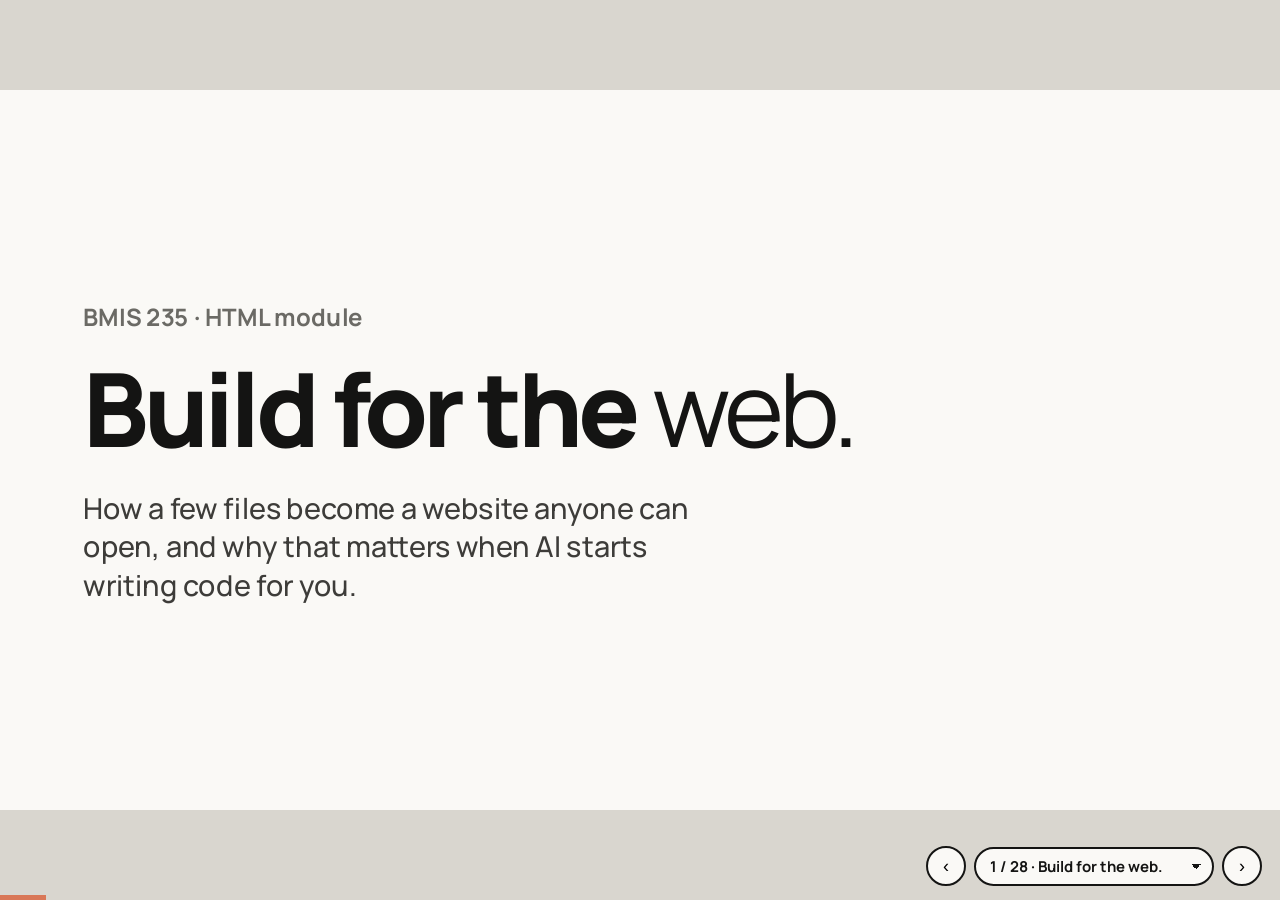
<file: slides/intro.html>
<!DOCTYPE html>
<html lang="en">
<head>
<meta charset="utf-8">
<meta name="viewport" content="width=device-width, initial-scale=1">
<meta name="author" content="John Correia">
<title>Build for the web · BMIS 235</title>
<link rel="preconnect" href="https://fonts.googleapis.com">
<link rel="preconnect" href="https://fonts.gstatic.com" crossorigin>
<link href="https://fonts.googleapis.com/css2?family=Manrope:wght@400;500;600;700;800&family=JetBrains+Mono:wght@500;700&display=swap" rel="stylesheet">
<style>
/* Inland Custom Tech colors (BRAND.md), tuned for a faded classroom projector:
   heavy black borders, large type, orange only for big shapes and the "you" dot. */
:root {
  --black: #141413;
  --graphite: #262624;
  --orange: #D97757;
  --paper: #FAF9F6;
  --stone: #ECEAE5;
  --muted: #3D3C39;
  --soft: #6B6A65;
  --hair: #E3E0D9;
  --sans: "Manrope", "Segoe UI", system-ui, sans-serif;
  --mono: "JetBrains Mono", ui-monospace, "SF Mono", Menlo, Consolas, monospace;
}
* { box-sizing: border-box; }
html, body { margin: 0; height: 100%; background: #d9d6cf; overflow: hidden; }
body { font-family: var(--sans); color: var(--black); -webkit-font-smoothing: antialiased; }

#stage { position: absolute; width: 1600px; height: 900px; left: 50%; top: 50%; transform-origin: center; }
.slide { position: absolute; inset: 0; padding: 84px 104px 76px; display: none; flex-direction: column; background: var(--paper); }
.slide.on { display: flex; }
.slide.b { background: var(--stone); }
.slide.dark { background: var(--graphite); color: var(--paper); }

/* section title with the brand's 3px rule above */
.t { font-weight: 800; font-size: 76px; line-height: 1.02; letter-spacing: -0.045em; margin: 0 0 36px; padding-top: 26px; border-top: 3px solid currentColor; max-width: 22ch; }
.t .lite { font-weight: 400; }
.t.xl { font-size: 128px; border-top: 0; padding-top: 0; max-width: 12ch; }
.lead { font-size: 36px; line-height: 1.35; font-weight: 500; color: var(--muted); margin: 0; max-width: 34ch; }
.dark .lead { color: #d9d6cf; }
p { margin: 0; }
.mono { font-family: var(--mono); }
.dot { display: inline-block; width: .62em; height: .62em; border-radius: 50%; background: var(--orange); vertical-align: .06em; }
.where { position: absolute; left: 104px; bottom: 34px; font-size: 20px; font-weight: 600; color: var(--soft); }
.dark .where { color: #a9a69e; }

/* brand cards: 2px black border, 20px radius, no fill */
.cards { display: grid; gap: 28px; grid-auto-flow: column; grid-auto-columns: 1fr; align-items: stretch; }
.card { border: 3px solid var(--black); border-radius: 20px; padding: 32px 34px; }
.card h3 { margin: 0 0 12px; font-size: 38px; letter-spacing: -0.03em; font-weight: 800; line-height: 1.1; }
.card p { font-size: 27px; line-height: 1.4; color: var(--muted); font-weight: 500; }
.card.you { background: var(--orange); }
.card.you p { color: var(--black); }
.card.fill { background: var(--paper); }
.b .card.fill { background: var(--paper); }

/* reveal-on-arrow */
[data-step] { transition: opacity .35s ease, transform .35s ease; }
.slide:not(.static) [data-step].hide { opacity: 0; transform: translateY(14px); pointer-events: none; }

/* code */
.code { font-family: var(--mono); font-size: 30px; line-height: 1.55; background: var(--paper); border: 3px solid var(--black); border-radius: 20px; padding: 28px 34px; white-space: pre; color: var(--black); }
.b .code { background: var(--paper); }
.code .k { font-weight: 700; }
.code .a { color: var(--muted); }
.code .hl { background: var(--orange); border-radius: 6px; padding: 0 4px; margin: 0 -4px; }

/* anatomy */
.anat { display: grid; grid-template-columns: 1.25fr 1fr; gap: 44px; flex: 1; align-items: start; }
.anat .code { font-size: 25px; line-height: 1.6; padding: 24px 30px; }
.anat .code span.part { transition: background .25s; border-radius: 6px; }
.anat .code span.part.lit { background: var(--orange); }
.notes { display: flex; flex-direction: column; gap: 16px; }
.note { font-size: 30px; line-height: 1.3; padding: 18px 24px; border-left: 6px solid var(--hair); color: var(--soft); font-weight: 600; transition: all .25s; }
.note b { color: var(--black); font-weight: 800; }
.note.lit { border-color: var(--orange); color: var(--black); background: var(--paper); border-radius: 0 14px 14px 0; }

/* tag diagram */
.tagdiag { display: flex; align-items: stretch; gap: 0; font-family: var(--mono); font-size: 58px; margin: 30px 0 22px; }
.tagdiag > div { padding: 30px 26px; border: 3px solid var(--black); }
.tagdiag .open { border-radius: 20px 0 0 20px; font-weight: 700; }
.tagdiag .mid { border-left: 0; border-right: 0; background: var(--paper); font-family: var(--sans); font-weight: 600; font-size: 50px; display: flex; align-items: center; }
.tagdiag .close { border-radius: 0 20px 20px 0; font-weight: 700; }
.taglabels { display: grid; grid-template-columns: auto 1fr auto; font-size: 28px; font-weight: 700; color: var(--muted); }

/* request animation */
.req { position: relative; flex: 1; }
.win { position: absolute; border: 3px solid var(--black); border-radius: 20px; background: var(--paper); overflow: hidden; }
.win .bar { height: 54px; border-bottom: 3px solid var(--black); display: flex; align-items: center; gap: 10px; padding: 0 18px; }
.win .bar i { width: 14px; height: 14px; border-radius: 50%; border: 2.5px solid var(--black); }
.win .url { margin-left: 10px; flex: 1; border: 2.5px solid var(--black); border-radius: 999px; padding: 4px 18px; font-family: var(--mono); font-size: 20px; white-space: nowrap; overflow: hidden; }
.browser { left: 0; top: 30px; width: 520px; height: 440px; }
.server { right: 0; top: 30px; width: 420px; height: 440px; background: var(--stone); }
.server .bar { justify-content: center; font-weight: 800; font-size: 24px; }
.files { padding: 26px 30px; display: flex; flex-direction: column; gap: 14px; }
.file { border: 2.5px solid var(--black); border-radius: 12px; padding: 12px 18px; font-family: var(--mono); font-size: 24px; background: var(--paper); transition: background .3s; }
.req.s3 .file { background: var(--orange); }
.rendered { padding: 28px 30px; opacity: 0; transition: opacity .5s; }
.rendered h4 { margin: 0 0 10px; font-size: 44px; letter-spacing: -0.03em; }
.rendered p { font-size: 22px; color: var(--muted); }
.globe { width: 120px; height: 120px; border-radius: 50%; border: 3px solid var(--black); margin-top: 18px; background:
  radial-gradient(circle at 35% 40%, #9fc59a 0 18%, transparent 19%), radial-gradient(circle at 65% 65%, #9fc59a 0 14%, transparent 15%), #8fb3d9; }
.req.s5 .rendered { opacity: 1; }
.wire { position: absolute; left: 520px; right: 420px; top: 220px; height: 0; border-top: 3px dashed var(--black); }
.wire.back { top: 300px; }
.wire::after { content: ""; position: absolute; right: -2px; top: -11px; border: 10px solid transparent; border-left: 16px solid var(--black); border-right: 0; }
.wire.back::after { right: auto; left: -2px; border-left: 0; border-right: 16px solid var(--black); }
.wire span { position: absolute; left: 50%; transform: translate(-50%, -150%); font-size: 24px; font-weight: 800; white-space: nowrap; background: var(--paper); padding: 2px 12px; }
.wire.back span { transform: translate(-50%, 30%); }
.packet { position: absolute; top: 202px; left: 540px; width: 36px; height: 36px; border-radius: 50%; background: var(--black); opacity: 0; transition: left 1.1s cubic-bezier(.6,0,.3,1), opacity .2s; }
.packet.ret { top: 282px; left: auto; right: 440px; width: auto; height: 36px; border-radius: 10px; padding: 0 12px; color: var(--paper); font-family: var(--mono); font-size: 18px; line-height: 36px; transition: right 1.1s cubic-bezier(.6,0,.3,1), opacity .2s; }
.req.s2 .packet.go { opacity: 1; left: calc(100% - 476px); }
.req.s4 .packet.go { opacity: 0; }
.req.s4 .packet.ret { opacity: 1; right: calc(100% - 556px); }
.req.s5 .packet.ret { opacity: 0; }
.reqsteps { position: absolute; left: 0; right: 0; bottom: 0; display: flex; gap: 16px; }
.reqsteps div { flex: 1; font-size: 24px; font-weight: 700; color: var(--soft); border-top: 6px solid var(--hair); padding-top: 12px; transition: all .3s; }
.reqsteps div.on { color: var(--black); border-color: var(--black); }
.reqsteps div.on.cur { border-color: var(--orange); }

/* live editor */
.live { display: grid; grid-template-columns: 1fr 1fr; gap: 32px; flex: 1; min-height: 0; }
.live textarea { width: 100%; height: 100%; resize: none; font-family: var(--mono); font-size: 23px; line-height: 1.55; border: 3px solid var(--black); border-radius: 20px; padding: 22px 26px; background: var(--paper); color: var(--black); outline: none; }
.live textarea:focus { box-shadow: 0 0 0 6px var(--orange); }
.live iframe, .tri iframe { width: 100%; height: 100%; border: 3px solid var(--black); border-radius: 20px; background: #fff; }
.label { font-size: 24px; font-weight: 800; margin-bottom: 10px; display: flex; align-items: center; gap: 10px; }
.pane { display: flex; flex-direction: column; min-height: 0; }

/* HTML / CSS / JS */
.tri { display: grid; grid-template-columns: 420px 1fr; gap: 36px; flex: 1; min-height: 0; }
.tri .btns { display: flex; flex-direction: column; gap: 18px; }
.btn { font-family: var(--sans); font-size: 32px; font-weight: 800; text-align: left; border: 3px solid var(--black); background: transparent; color: var(--black); border-radius: 16px; padding: 22px 26px; cursor: pointer; letter-spacing: -0.02em; }
.btn small { display: block; font-size: 22px; font-weight: 600; color: var(--muted); margin-top: 4px; letter-spacing: 0; }
.btn[aria-pressed="true"] { background: var(--orange); }
.btn[aria-pressed="true"] small { color: var(--black); }
.btn:focus-visible { outline: 4px solid var(--black); outline-offset: 4px; }

/* diagram */
.diagram { flex: 1; min-height: 0; position: relative; }
.diagram svg { position: absolute; inset: 0; width: 100%; height: 100%; }
.diagram .node { transition: opacity .3s; }
.diagram.stepping .node.off, .diagram.stepping .edge.off { opacity: .18; }
.diagram .edge { transition: opacity .3s; }

/* setup steps */
.setup { display: grid; grid-template-columns: 220px 1fr; gap: 56px; flex: 1; align-items: start; }
.bignum { font-size: 260px; font-weight: 800; line-height: .82; letter-spacing: -0.06em; }
.bignum small { display: block; font-size: 26px; letter-spacing: 0; font-weight: 700; color: var(--soft); margin-top: 24px; }
.setup h2 { font-size: 88px; font-weight: 800; letter-spacing: -0.045em; line-height: 1.02; margin: 0 0 28px; }
.do { list-style: none; padding: 0; margin: 0 0 34px; }
.do li { font-size: 40px; line-height: 1.35; font-weight: 500; color: var(--muted); padding: 10px 0 10px 44px; position: relative; }
.do li::before { content: ""; position: absolute; left: 6px; top: 30px; width: 14px; height: 14px; border-radius: 50%; background: var(--black); }
.do b, .do .mono { color: var(--black); }
.do .mono { font-size: 34px; background: var(--paper); border: 2px solid var(--black); border-radius: 8px; padding: 0 10px; }
.check { display: inline-flex; align-items: center; gap: 18px; border: 3px solid var(--black); border-radius: 20px; padding: 22px 32px; font-size: 36px; font-weight: 700; background: var(--paper); }
.check .dot { width: 30px; height: 30px; flex: none; }
.ui { display: inline-block; font-family: var(--sans); font-weight: 800; color: var(--black); background: var(--paper); border: 2.5px solid var(--black); border-radius: 10px; padding: 0 12px; font-size: 34px; }
.ui.go { background: #2da44e; color: #fff; border-color: #1f7a3a; }

/* stuck */
.stuck { counter-reset: s; list-style: none; padding: 0; margin: 0; display: grid; gap: 18px; }
.stuck li { counter-increment: s; display: grid; grid-template-columns: 70px 1fr; align-items: baseline; font-size: 38px; line-height: 1.3; font-weight: 500; color: var(--muted); }
.stuck li::before { content: counter(s); font-weight: 800; font-size: 46px; color: var(--black); }
.stuck b { color: var(--black); font-weight: 800; }
.stuck li.you::before { content: ""; width: 34px; height: 34px; border-radius: 50%; background: var(--orange); }

/* nav */
#nav { position: fixed; right: 18px; bottom: 14px; display: flex; gap: 8px; align-items: center; font: 700 14px var(--sans); color: #55534e; }
#nav button { width: 40px; height: 40px; border-radius: 50%; border: 2px solid var(--black); background: var(--paper); font-size: 18px; cursor: pointer; }
#bar { position: fixed; left: 0; bottom: 0; height: 5px; background: var(--orange); transition: width .3s; }

@media (prefers-reduced-motion: reduce) { *, *::before, *::after { transition: none !important; animation: none !important; } }
@media print {
  html, body { overflow: visible; background: #fff; }
  #stage { position: static; transform: none !important; }
  .slide { display: flex !important; position: relative; width: 1600px; height: 900px; page-break-after: always; }
  [data-step].hide { opacity: 1 !important; transform: none !important; }
  #nav, #bar { display: none; }
}
.stuck.nolink li { font-size: 35px; line-height: 1.3; }
.stuck.nolink li::before { font-size: 38px; }
</style>
</head>
<body>
<div id="stage">

<!-- ============ OPENING ============ -->
<section class="slide" data-sec="Start">
  <div style="margin:auto 0">
    <p style="font-size:30px;font-weight:700;color:var(--soft);margin-bottom:28px">BMIS 235 · HTML module</p>
    <h1 class="t xl">Build for the <span class="lite">web.</span></h1>
    <p class="lead">How a few files become a website anyone can open, and why that matters when AI starts writing code for you.</p>
  </div>
</section>

<section class="slide" data-sec="Why">
  <h2 class="t">Learn it by hand now, <span class="lite">so you can read what AI builds later.</span></h2>
  <div class="cards" style="margin-top:12px">
    <div class="card" data-step><h3>Now</h3><p>Three small pages, built by hand. You'll get stuck, search and fix things yourself.</p></div>
    <div class="card" data-step><h3>Then</h3><p>A final project where AI writes the code with you.</p></div>
    <div class="card you" data-step><h3>Why both</h3><p>AI writes this same HTML and CSS. If you can read it, you can check it, fix it and know when it's wrong.</p></div>
  </div>
</section>

<section class="slide" data-sec="Why HTML">
  <h2 class="t">Why HTML?</h2>
  <div class="cards">
    <div class="card" data-step><h3>You see it instantly</h3><p>Change one line, refresh, and the page changes. Most languages don't show you anything until much later.</p></div>
    <div class="card" data-step><h3>It's everywhere</h3><p>Every website, most marketing emails, and the pages AI builds for you.</p></div>
    <div class="card" data-step><h3>It's yours to shape</h3><p>Colors, images, words, layout. It's a place to be creative, not just correct.</p></div>
  </div>
</section>

<section class="slide b" data-sec="Why HTML">
  <h2 class="t">HTML describes. <span class="lite">It doesn't decide.</span></h2>
  <div class="cards">
    <div class="card fill" data-step>
      <h3>Markup language</h3>
      <p style="margin-bottom:22px">HTML labels what things are: this is a heading, this is a picture, this is a list.</p>
      <div class="code" style="font-size:26px;padding:18px 24px">&lt;<span class="k">h1</span>&gt;Hello&lt;/<span class="k">h1</span>&gt;</div>
    </div>
    <div class="card fill" data-step>
      <h3>Programming language</h3>
      <p style="margin-bottom:22px">JavaScript makes decisions and does things: when you click, change the color.</p>
      <div class="code" style="font-size:26px;padding:18px 24px"><span class="k">if</span> (dark) { … }</div>
    </div>
  </div>
  <p class="lead" data-step style="margin-top:36px;font-size:30px">You'll mostly write HTML. In HTML-2 you'll meet a tiny bit of JavaScript.</p>
</section>

<!-- ============ HOW THE WEB WORKS ============ -->
<section class="slide" data-sec="How the web works" id="s-request">
  <h2 class="t" style="margin-bottom:18px">What happens when you open a website</h2>
  <div class="req" id="req">
    <div class="win browser">
      <div class="bar"><i></i><i></i><i></i><div class="url">you.github.io/hello</div></div>
      <div class="rendered">
        <h4>Hello World!</h4>
        <p>Welcome to <b>Earth</b>.</p>
        <div class="globe"></div>
      </div>
    </div>
    <div class="wire"><span>Can I have that page?</span></div>
    <div class="wire back"><span>Here are the files</span></div>
    <div class="packet go"></div>
    <div class="packet ret">index.html</div>
    <div class="win server">
      <div class="bar">A server in the cloud</div>
      <div class="files">
        <div class="file">index.html</div>
        <div class="file">earth.jpg</div>
        <div class="file">styles.css</div>
      </div>
    </div>
    <div class="reqsteps">
      <div data-r="1">You type an address</div>
      <div data-r="2">Your browser asks a server</div>
      <div data-r="3">The server finds the files</div>
      <div data-r="4">The files travel back</div>
      <div data-r="5">Your browser draws the page</div>
    </div>
  </div>
  <p class="where">Press → to step through</p>
</section>

<section class="slide b" data-sec="How the web works">
  <h2 class="t">A website is files in a folder</h2>
  <div class="cards" style="grid-template-columns: 1fr 1fr; grid-auto-flow: row">
    <div class="card fill" data-step>
      <h3>You already know this</h3>
      <p style="margin-bottom:20px">The ending tells the computer what kind of file it is.</p>
      <div class="code" style="font-size:28px">report<b>.docx</b>   → Word
budget<b>.xlsx</b>   → Excel
index<b>.html</b>    → a web page</div>
    </div>
    <div class="card fill" data-step>
      <h3>A site is a few of them</h3>
      <p style="margin-bottom:20px">Your browser reads them and draws what they say.</p>
      <div class="code" style="font-size:28px">index.html   words + structure
earth.jpg    a picture
styles.css   colors + fonts</div>
    </div>
  </div>
  <p class="lead" data-step style="margin-top:34px;font-size:30px"><b style="color:var(--black)">Hosting</b> means putting that folder on a server, so anyone's browser can ask for it.</p>
</section>

<!-- ============ INSIDE A FILE ============ -->
<section class="slide" data-sec="Inside an HTML file" id="s-anat">
  <h2 class="t" style="margin-bottom:24px">Inside index.html</h2>
  <div class="anat">
<div class="code"><span class="part" data-p="1">&lt;<span class="k">html</span>&gt;</span>
<span class="part" data-p="2">&lt;<span class="k">head</span>&gt;
  &lt;<span class="k">title</span>&gt;Hello World&lt;/<span class="k">title</span>&gt;
&lt;/<span class="k">head</span>&gt;</span>
<span class="part" data-p="3">&lt;<span class="k">body</span>&gt;</span>
  <span class="part" data-p="4">&lt;<span class="k">h1</span>&gt;Hello World!&lt;/<span class="k">h1</span>&gt;</span>
  <span class="part" data-p="5">&lt;<span class="k">p</span>&gt;Welcome to &lt;<span class="k">strong</span>&gt;Earth&lt;/<span class="k">strong</span>&gt;.&lt;/<span class="k">p</span>&gt;</span>
  <span class="part" data-p="6">&lt;<span class="k">ul</span>&gt;
    &lt;<span class="k">li</span>&gt;Third planet&lt;/<span class="k">li</span>&gt;
    &lt;<span class="k">li</span>&gt;71% water&lt;/<span class="k">li</span>&gt;
  &lt;/<span class="k">ul</span>&gt;</span>
  <span class="part" data-p="7">&lt;<span class="k">img</span> <span class="a">src=</span>"earth.jpg" <span class="a">alt=</span>"Earth"&gt;</span>
<span class="part" data-p="3">&lt;/<span class="k">body</span>&gt;</span>
<span class="part" data-p="1">&lt;/<span class="k">html</span>&gt;</span></div>
    <div class="notes">
      <div class="note" data-n="1"><b>html</b> wraps the whole page</div>
      <div class="note" data-n="2"><b>head</b> is behind the scenes, like the tab title</div>
      <div class="note" data-n="3"><b>body</b> is everything you see</div>
      <div class="note" data-n="4"><b>h1</b> is the biggest heading</div>
      <div class="note" data-n="5"><b>p</b> is a paragraph, <b>strong</b> makes bold</div>
      <div class="note" data-n="6"><b>ul</b> is a list, each <b>li</b> is one item</div>
      <div class="note" data-n="7"><b>img</b> shows a file. <b>alt</b> describes it.</div>
    </div>
  </div>
  <p class="where">Press → to walk through each part</p>
</section>

<section class="slide b" data-sec="Inside an HTML file">
  <h2 class="t">Every tag works the same way</h2>
  <div class="tagdiag">
    <div class="open">&lt;h1&gt;</div><div class="mid">Hello World!</div><div class="close">&lt;/h1&gt;</div>
  </div>
  <div class="taglabels"><span>opening tag</span><span style="text-align:center">what shows on the page</span><span>closing tag has a /</span></div>
  <div class="cards" style="margin-top:56px">
    <div class="card fill" data-step><h3>Details go inside the opening tag</h3><div class="code" style="margin-top:14px;font-size:28px;padding:16px 22px">&lt;<span class="k">img</span> <span class="hl">src="earth.jpg"</span>&gt;</div></div>
    <div class="card you" data-step><h3>File names must match exactly</h3><p><span class="mono">Earth.JPG</span> and <span class="mono">earth.jpg</span> are different files. This is the #1 bug you'll hit.</p></div>
  </div>
</section>

<section class="slide" data-sec="Try it" data-interactive>
  <h2 class="t" style="margin-bottom:22px">Try it: change the code</h2>
  <div class="live">
    <div class="pane"><div class="label">The code <span style="font-weight:600;color:var(--soft)">· click and type</span></div>
<textarea id="ed" spellcheck="false" aria-label="Editable HTML">&lt;style&gt;
  body { background: #FAF9F6; color: #141413; }
&lt;/style&gt;

&lt;h1&gt;Hello World!&lt;/h1&gt;
&lt;p&gt;Welcome to &lt;strong&gt;Earth&lt;/strong&gt;.&lt;/p&gt;

&lt;ul&gt;
  &lt;li&gt;Third planet from the sun&lt;/li&gt;
  &lt;li&gt;71% covered in water&lt;/li&gt;
&lt;/ul&gt;</textarea></div>
    <div class="pane"><div class="label"><span class="dot"></span> What the browser draws</div><iframe id="pv" title="Live preview"></iframe></div>
  </div>
  <p class="where">Try: change the h1 text, swap #FAF9F6 for navy, add an &lt;li&gt;</p>
</section>

<section class="slide b" data-sec="HTML · CSS · JavaScript" data-interactive>
  <h2 class="t" style="margin-bottom:24px">Three languages, three jobs</h2>
  <div class="tri">
    <div class="btns" role="group" aria-label="Add a layer">
      <button class="btn" data-layer="0" aria-pressed="true">HTML<small>the structure: what things are</small></button>
      <button class="btn" data-layer="1" aria-pressed="false">+ CSS<small>the look: colors, fonts, space</small></button>
      <button class="btn" data-layer="2" aria-pressed="false">+ JavaScript<small>the action: do something on click</small></button>
      <p style="font-size:24px;color:var(--muted);font-weight:600;margin-top:8px">HTML-1: HTML · HTML-2: a little JavaScript · HTML-3: CSS</p>
    </div>
    <iframe id="tri" title="Layer preview"></iframe>
  </div>
</section>

<!-- ============ GITHUB ============ -->
<section class="slide" data-sec="GitHub">
  <h2 class="t">GitHub keeps the official copy <span class="lite">and every version of it.</span></h2>
  <div class="cards">
    <div class="card" data-step><h3>Repo</h3><p>The warehouse: a project folder with its full history.</p></div>
    <div class="card you" data-step><h3>Commit</h3><p>The dock inspection: you check a change, label it, and log it.</p></div>
    <div class="card" data-step><h3>Main</h3><p>The shelves: the official version, right now.</p></div>
    <div class="card" data-step><h3>Pages</h3><p>The storefront: turns the repo into a live site.</p></div>
  </div>
  <p class="lead" data-step style="margin-top:36px;font-size:30px">Like Google Docs version history, but for a whole folder. Broke something? Go back.</p>
</section>

<section class="slide b" data-sec="GitHub" id="s-loop">
  <h2 class="t" style="margin-bottom:10px">The loop you'll repeat all module</h2>
  <div class="diagram stepping" id="loopdiag"></div>
  <p class="where"><span class="dot"></span> = you decide or review · dashed = start or loop back · press → to step</p>
</section>

<section class="slide" data-sec="Hosting">
  <h2 class="t">GitHub Pages: folder in, <span class="lite">website out</span></h2>
  <div class="diagram" id="pubdiag" style="flex:0 0 330px"></div>
  <div class="cards" style="margin-top:26px">
    <div class="card" data-step><h3>Public means public</h3><p>On a free account the repo must be public, so anyone can see the site and its code. Post only what an employer could see.</p></div>
    <div class="card" data-step><h3>Didn't update?</h3><p>Wait a minute, then hard-refresh: <span class="mono" style="color:var(--black)">Ctrl+Shift+R</span> or <span class="mono" style="color:var(--black)">Cmd+Shift+R</span>.</p></div>
  </div>
</section>

<!-- ============ SET UP TOGETHER ============ -->
<section class="slide dark" data-sec="Set up together">
  <div style="margin:auto 0">
    <h2 class="t xl" style="max-width:14ch">Let's set up <span class="lite">together.</span></h2>
    <p class="lead">Eight steps. We do each one together, then check it before moving on. Laptops open.</p>
  </div>
</section>

<section class="slide" data-sec="Set up together">
  <div class="setup"><div class="bignum">1<small>of 8</small></div><div>
    <h2>Create your GitHub account</h2>
    <ul class="do">
      <li>Go to <span class="mono">github.com/signup</span></li>
      <li>Pick a <b>professional username</b>. It becomes part of your web address.</li>
      <li>Check your email for the <b>verification code</b> and enter it</li>
      <li>Choose the <b>Free</b> plan and skip the survey</li>
    </ul>
    <div class="check"><span class="dot"></span>You should see your GitHub dashboard.</div>
  </div></div>
</section>

<section class="slide" data-sec="Set up together">
  <div class="setup"><div class="bignum">2<small>of 8</small></div><div>
    <h2>Open the HTML-1 page</h2>
    <ul class="do">
      <li>In Canvas, open <b>HTML-1</b> and click the instructions link</li>
      <li>Or go to <span class="mono">gu-27.github.io/html-module</span></li>
      <li>Find the <b>Get this assignment</b> box at the top</li>
    </ul>
    <div class="check"><span class="dot"></span>You should see a green <b>&nbsp;Use this template&nbsp;</b> button.</div>
  </div></div>
</section>

<section class="slide" data-sec="Set up together">
  <div class="setup"><div class="bignum">3<small>of 8</small></div><div>
    <h2>Copy the starter</h2>
    <ul class="do">
      <li>Click <span class="ui go">Use this template</span> → <b>Create a new repository</b></li>
      <li>Name it exactly <span class="mono">bmis235-html-1</span></li>
      <li>Set it to <b>Public</b></li>
      <li>Click <span class="ui go">Create repository</span></li>
    </ul>
    <div class="check"><span class="dot"></span>You should see <span class="mono" style="font-size:28px">index.html</span> and <span class="mono" style="font-size:28px">earth.jpg</span> in your repo.</div>
  </div></div>
</section>

<section class="slide" data-sec="Set up together">
  <div class="setup"><div class="bignum">4<small>of 8</small></div><div>
    <h2>Turn on GitHub Pages</h2>
    <ul class="do">
      <li>In your repo, click <span class="ui">Settings</span> → <span class="ui">Pages</span> (left side)</li>
      <li>Source: <b>Deploy from a branch</b></li>
      <li>Branch: <b>main</b>, folder: <b>/ (root)</b> → <span class="ui">Save</span></li>
    </ul>
    <div class="check"><span class="dot"></span>Within a minute or two it says <b>&nbsp;Your site is live.</b></div>
  </div></div>
</section>

<section class="slide" data-sec="Set up together">
  <div class="setup"><div class="bignum">5<small>of 8</small></div><div>
    <h2>Open your live site</h2>
    <ul class="do">
      <li>Go to <span class="mono">YOUR-USERNAME.github.io/bmis235-html-1/</span></li>
      <li>Seeing a 404? Wait a minute and refresh. First sites can take up to 5 minutes.</li>
      <li>Send the link to your phone. It's on the real internet now.</li>
    </ul>
    <div class="check"><span class="dot"></span>You should see <b>&nbsp;Hello World!</b> and a picture of Earth.</div>
  </div></div>
</section>

<section class="slide" data-sec="Set up together">
  <div class="setup"><div class="bignum">6<small>of 8</small></div><div>
    <h2>Open the file to edit</h2>
    <ul class="do">
      <li>Back in your repo, click <span class="mono">index.html</span></li>
      <li>Click the <b>pencil icon</b> (top right of the file) to edit</li>
      <li>Find the line with <span class="mono">&lt;h1&gt;Hello World!&lt;/h1&gt;</span></li>
    </ul>
    <div class="check"><span class="dot"></span>You should see the code, and you can type in it.</div>
  </div></div>
</section>

<section class="slide" data-sec="Set up together">
  <div class="setup"><div class="bignum">7<small>of 8</small></div><div>
    <h2>Change it and commit</h2>
    <ul class="do">
      <li>Change <b>Hello World!</b> to your name</li>
      <li>Click <span class="ui go">Commit changes…</span></li>
      <li>Message: <span class="mono">Changed heading to my name</span></li>
      <li>Click <span class="ui go">Commit changes</span> again</li>
    </ul>
    <div class="check"><span class="dot"></span>That was a review point. You checked it and labeled it.</div>
  </div></div>
</section>

<section class="slide" data-sec="Set up together">
  <div class="setup"><div class="bignum">8<small>of 8</small></div><div>
    <h2>Check it live</h2>
    <ul class="do">
      <li>Go back to your live site and wait about a minute</li>
      <li>Hard-refresh: <span class="mono">Ctrl+Shift+R</span> / <span class="mono">Cmd+Shift+R</span></li>
    </ul>
    <div class="check"><span class="dot"></span>Your name is on the internet. You just published code.</div>
  </div></div>
</section>

<!-- ============ HOW THE ASSIGNMENTS WORK ============ -->
<section class="slide b" data-sec="How assignments work">
  <h2 class="t">Every assignment, <span class="lite">same rhythm</span></h2>
  <div class="cards">
    <div class="card fill" data-step><h3>Get it</h3><p>Open the assignment page. Use the template. Turn on Pages.</p></div>
    <div class="card fill" data-step><h3>Build it</h3><p>Edit with the pencil. Commit small changes with clear labels.</p></div>
    <div class="card you" data-step><h3>Check it</h3><p>Open your live link. Not right? That's your next change.</p></div>
    <div class="card fill" data-step><h3>Submit it</h3><p>Paste your live link into the Canvas assignment.</p></div>
  </div>
  <p class="lead" data-step style="margin-top:36px;font-size:30px">Each assignment opens on its own. HTML-1 is open now.</p>
</section>

<section class="slide" data-sec="When you're stuck">
  <h2 class="t">When you're stuck</h2>
  <ol class="stuck">
    <li data-step><span><b>Say it in one sentence:</b> "I expected ___, but I see ___."</span></li>
    <li data-step><span><b>Pick one problem.</b> Ignore the rest for now.</span></li>
    <li data-step><span><b>Find the line.</b> Which tag, which file?</span></li>
    <li data-step><span><b>Search your one sentence.</b> W3Schools, Google, YouTube.</span></li>
    <li data-step><span><b>Change one thing,</b> commit, check.</span></li>
  </ol>
  <p class="lead" data-step style="margin-top:30px;font-size:30px">"Nothing works" can't be searched. "My image shows a broken icon" can.</p>
</section>

<section class="slide b" data-sec="No live link?">
  <h2 class="t" style="margin-bottom:14px">No live link on <span class="lite">Settings → Pages?</span></h2>
  <p class="lead" style="font-size:29px;margin-bottom:22px;max-width:62ch">When it works, the top of that page says <b style="color:var(--black)">"Your site is live at…"</b> with your link. No link means GitHub hasn't built your site. Check in this order:</p>
  <ol class="stuck nolink" style="gap:14px">
    <li data-step><span><b>Source says "Deploy from a branch"?</b> Not "GitHub Actions". Pick <b>main</b> and <b>/ (root)</b>, then <b>Save</b>.</span></li>
    <li data-step><span><b>Email verified?</b> Go to <span class="mono" style="font-size:30px">github.com/settings/emails</span>. "Unverified" means click <b>Resend</b>, then verify.</span></li>
    <li data-step><span><b>Actions allowed?</b> <b>Settings → Actions → General → Allow all actions</b> → Save.</span></li>
    <li data-step><span><b>Kick it:</b> edit one word in <span class="mono" style="font-size:30px">README.md</span>, commit, wait 2 minutes, refresh Settings → Pages.</span></li>
    <li data-step><span><b>Still no link?</b> Check the <b>Actions</b> tab for a red X, then show me.</span></li>
  </ol>
</section>

<section class="slide b" data-sec="Save won't save?">
  <h2 class="t" style="margin-bottom:14px">Save button <span class="lite">won't save?</span></h2>
  <p class="lead" style="font-size:29px;margin-bottom:22px;max-width:62ch">Most often the repo is <b style="color:var(--black)">empty</b>: it was made with <b style="color:var(--black)">New repository</b> instead of <b style="color:var(--black)">Use this template</b>. Work down this list:</p>
  <ol class="stuck nolink" style="gap:14px">
    <li data-step><span><b>Repo has no files, or no "main" in the list?</b> It's empty. <b>Settings → rename it</b> (e.g. <span class="mono" style="font-size:30px">old-empty</span>), then go back to the assignment page and click <b>Use this template</b>.</span></li>
    <li data-step><span><b>Branch says "None"?</b> Click it, pick <b>main</b> first. Then the folder box appears: pick <b>/ (root)</b>. Now click <b>Save</b>.</span></li>
    <li data-step><span><b>Already says main and / (root), Save is gray?</b> It's already saved. Nothing to click. Go to the "No live link?" checks.</span></li>
    <li data-step><span><b>Clicking does nothing?</b> Hard-refresh (<span class="mono" style="font-size:30px">Ctrl+Shift+R</span> / <span class="mono" style="font-size:30px">Cmd+Shift+R</span>), or try a private window or another browser. Ad blockers can break GitHub's buttons.</span></li>
    <li data-step><span><b>Still stuck?</b> Check the repo is <b>Public</b> and you're signed in as its owner.</span></li>
  </ol>
</section>

<section class="slide b" data-sec="Changes not showing?">
  <h2 class="t" style="margin-bottom:14px">Committed, <span class="lite">but nothing changed?</span></h2>
  <p class="lead" style="font-size:29px;margin-bottom:22px;max-width:62ch">A change usually shows in <b style="color:var(--black)">1–2 minutes</b>. You can't speed GitHub up, but you can find what's in the way:</p>
  <ol class="stuck nolink" style="gap:14px">
    <li data-step><span><b>Old copy in your browser?</b> Hard-refresh (<span class="mono" style="font-size:30px">Ctrl+Shift+R</span> / <span class="mono" style="font-size:30px">Cmd+Shift+R</span>) or open your link in a <b>private window</b>.</span></li>
    <li data-step><span><b>Still building?</b> <b>Actions</b> tab: yellow means wait, red means it failed. Click it to see why.</span></li>
    <li data-step><span><b>Committed to a new branch?</b> Your change must be on <b>main</b>. Pick "Commit directly to the main branch".</span></li>
    <li data-step><span><b>Right file, right repo?</b> You changed <span class="mono" style="font-size:30px">index.html</span>, and the link you're opening is this repo's.</span></li>
  </ol>
  <p class="lead" data-step style="margin-top:22px;font-size:28px">Habit: always check your live site in a <b style="color:var(--black)">private window</b>.</p>
</section>

<section class="slide dark" data-sec="Where this goes">
  <div style="margin:auto 0">
    <h2 class="t" style="max-width:20ch">Everything you learn here is <span class="lite">what AI writes for you later.</span></h2>
    <p class="lead">In the final, AI joins the edit step. You still commit, check and decide what stays. That's the part that makes you good at this.</p>
  </div>
</section>

</div>

<div id="bar"></div>
<div id="nav"><button id="prev" aria-label="Previous">‹</button><span id="count"></span><button id="next" aria-label="Next">›</button></div>

<script>
/* ===================== DIAGRAMS =====================
   Boxes + arrows from a short list, so new parts can be added later
   without redrawing. kind: "step" | "you" (orange: a person decides)
   edge.dashed = start point or loop back. node.n / edge.n = which
   step (→ press) lights it up on stepping slides.

   LATER, Claude Code: add a zone {title:"Your computer"} on the left with
   Clone/pull, Edit, Commit; a Push edge into a Branch node; a Pull request
   node (kind:"you") before Main.
   LATER, Cloudflare: in "publish", add a second route from repo to a
   Cloudflare node and its own Live site (private repo, own domain).    */
const DIAGRAMS = {
  loop: {
    w: 1400, h: 600,
    zones: [
      { x: 170, y: 70, w: 470, h: 470, title: "GitHub, in your browser" },
      { x: 780, y: 70, w: 470, h: 470, title: "The internet" }
    ],
    labels: [{ x: 560, y: 24, text: "Start: Use this template → your own copy", dashed: true, n: 1 }],
    nodes: [
      { id: "edit",   x: 210, y: 130, w: 390, h: 100, title: "Edit",   sub: "change a file with the pencil", n: 1 },
      { id: "commit", x: 210, y: 270, w: 390, h: 100, title: "Commit", sub: "review it, give it a label", kind: "you", n: 2 },
      { id: "main",   x: 210, y: 410, w: 390, h: 100, title: "Main",   sub: "the official copy updates", n: 3 },
      { id: "pages",  x: 820, y: 130, w: 390, h: 100, title: "Publish", sub: "GitHub Pages rebuilds the site", n: 4 },
      { id: "live",   x: 820, y: 270, w: 390, h: 100, title: "Live site", sub: "you.github.io/repo", n: 5 },
      { id: "check",  x: 820, y: 410, w: 390, h: 100, title: "Check it", sub: "does it look right?", kind: "you", n: 6 }
    ],
    edges: [
      { start: [560, 40], end: [560, 130], dashed: true, n: 1 },
      { from: ["edit", "bottom"], to: ["commit", "top"], n: 2 },
      { from: ["commit", "bottom"], to: ["main", "top"], n: 3 },
      { from: ["main", "right"], to: ["pages", "left"], via: [[710, 460], [710, 180]], n: 4 },
      { from: ["pages", "bottom"], to: ["live", "top"], n: 5 },
      { from: ["live", "bottom"], to: ["check", "top"], n: 6 },
      { from: ["check", "bottom"], to: ["edit", "left"], dashed: true, via: [[1015, 580], [120, 580], [120, 180]], label: "↻ next change", labelAt: [640, 580], n: 7 }
    ]
  },
  publish: {
    w: 1400, h: 300,
    nodes: [
      { id: "repo",  x: 10,   y: 90, w: 300, h: 120, title: "Your repo", sub: "the files on main" },
      { id: "turn",  x: 370,  y: 90, w: 300, h: 120, title: "Turn on Pages", sub: "Settings → Pages", kind: "you" },
      { id: "build", x: 730,  y: 90, w: 300, h: 120, title: "Builds itself", sub: "after every commit" },
      { id: "site",  x: 1090, y: 90, w: 300, h: 120, title: "Live site", sub: "you.github.io/repo" }
    ],
    edges: [
      { from: ["repo", "right"], to: ["turn", "left"] },
      { from: ["turn", "right"], to: ["build", "left"] },
      { from: ["build", "right"], to: ["site", "left"] },
      { from: ["site", "top"], to: ["build", "top"], dashed: true, via: [[1240, 40], [880, 40]], label: "↻ every commit", labelAt: [1060, 40] }
    ]
  }
};

const K = { black: "#141413", orange: "#D97757", paper: "#FAF9F6", stone: "#ECEAE5", muted: "#3D3C39" };
const esc = s => String(s).replace(/&/g, "&amp;").replace(/</g, "&lt;");
function anchor(n, side) {
  return side === "top" ? [n.x + n.w / 2, n.y] : side === "bottom" ? [n.x + n.w / 2, n.y + n.h]
       : side === "left" ? [n.x, n.y + n.h / 2] : [n.x + n.w, n.y + n.h / 2];
}
function render(spec, key) {
  const by = Object.fromEntries(spec.nodes.map(n => [n.id, n]));
  const M = "m-" + key, F = 'font-family="Manrope, Segoe UI, system-ui, sans-serif"';
  let s = `<svg viewBox="0 0 ${spec.w} ${spec.h}" xmlns="http://www.w3.org/2000/svg" ${F}>
  <defs><marker id="${M}" viewBox="0 0 12 12" refX="10" refY="6" markerWidth="7" markerHeight="7" orient="auto-start-reverse"><path d="M0,0 L12,6 L0,12 z" fill="${K.black}"/></marker></defs>`;
  (spec.zones || []).forEach(z => {
    s += `<rect x="${z.x}" y="${z.y}" width="${z.w}" height="${z.h}" rx="26" fill="${K.paper}" stroke="${K.black}" stroke-width="2"/>
    <text x="${z.x + 40}" y="${z.y + 40}" font-size="26" font-weight="800" fill="${K.black}">${esc(z.title)}</text>`;
  });
  // the loop sits on stone, so zones there are drawn paper-colored
  spec.nodes.forEach(n => {
    const you = n.kind === "you";
    s += `<g class="node" data-n="${n.n || 0}">
      <rect x="${n.x}" y="${n.y}" width="${n.w}" height="${n.h}" rx="20" fill="${you ? K.orange : (spec.zones ? K.stone : K.paper)}" stroke="${K.black}" stroke-width="3"/>
      <text x="${n.x + 34}" y="${n.y + n.h / 2 - 6}" font-size="36" font-weight="800" letter-spacing="-1" fill="${K.black}">${esc(n.title)}</text>
      <text x="${n.x + 34}" y="${n.y + n.h / 2 + 30}" font-size="23" font-weight="600" fill="${you ? K.black : K.muted}">${esc(n.sub)}</text>
      ${you ? `<circle cx="${n.x + n.w - 26}" cy="${n.y + 26}" r="11" fill="${K.black}"/>` : ""}
    </g>`;
  });
  spec.edges.forEach(e => {
    const a = e.start || anchor(by[e.from[0]], e.from[1]);
    let b = e.end || anchor(by[e.to[0]], e.to[1]);
    const side = e.end ? "top" : e.to[1], g = 4;
    b = side === "top" ? [b[0], b[1] - g] : side === "bottom" ? [b[0], b[1] + g] : side === "left" ? [b[0] - g, b[1]] : [b[0] + g, b[1]];
    const d = [a, ...(e.via || []), b].map((p, i) => (i ? "L" : "M") + p.join(",")).join(" ");
    s += `<g class="edge" data-n="${e.n || 0}"><path d="${d}" fill="none" stroke="${K.black}" stroke-width="3.5" stroke-linejoin="round" ${e.dashed ? 'stroke-dasharray="12 9"' : ""} marker-end="url(#${M})"/>`;
    if (e.label) {
      const [x, y] = e.labelAt, w = e.label.length * 13 + 40;
      s += `<rect x="${x - w / 2}" y="${y - 22}" width="${w}" height="44" rx="22" fill="${K.paper}" stroke="${K.black}" stroke-width="3"/><text x="${x}" y="${y + 8}" text-anchor="middle" font-size="22" font-weight="800" fill="${K.black}">${esc(e.label)}</text>`;
    }
    s += `</g>`;
  });
  (spec.labels || []).forEach(l => {
    const w = l.text.length * 12.5 + 44;
    s += `<g class="edge" data-n="${l.n || 0}"><rect x="${l.x - w / 2}" y="${l.y - 22}" width="${w}" height="44" rx="22" fill="${K.paper}" stroke="${K.black}" stroke-width="3" stroke-dasharray="9 7"/><text x="${l.x}" y="${l.y + 8}" text-anchor="middle" font-size="22" font-weight="800" fill="${K.black}">${esc(l.text)}</text></g>`;
  });
  return s + "</svg>";
}
document.getElementById("loopdiag").innerHTML = render(DIAGRAMS.loop, "loop");
document.getElementById("pubdiag").innerHTML = render(DIAGRAMS.publish, "pub");

/* ===================== LIVE EDITOR ===================== */
const ed = document.getElementById("ed"), pv = document.getElementById("pv");
const base = `<style>html{font-family:Manrope,system-ui,sans-serif;font-size:26px;padding:10px 18px;line-height:1.4}h1{font-size:60px;letter-spacing:-.03em;margin:.2em 0}</style>`;
const draw = () => { pv.srcdoc = base + ed.value; };
ed.addEventListener("input", draw); draw();

/* ===================== HTML / CSS / JS ===================== */
const LAYERS = [
  `<h1>Hello World!</h1><p>Welcome to <strong>Earth</strong>.</p><ul><li>Third planet</li><li>71% water</li></ul><button>Dark mode</button>`,
  `<style>body{font-family:Manrope,system-ui,sans-serif;background:#FAF9F6;color:#141413;padding:28px 40px;font-size:28px}h1{font-size:76px;letter-spacing:-.04em;margin:0 0 10px;border-top:4px solid #141413;padding-top:14px}button{font:800 26px Manrope,sans-serif;background:#D97757;border:3px solid #141413;border-radius:14px;padding:14px 24px;margin-top:10px}</style>`,
  `<script>document.querySelector("button").onclick=function(){var d=document.body.style.background==="rgb(38, 38, 36)";document.body.style.background=d?"#FAF9F6":"#262624";document.body.style.color=d?"#141413":"#FAF9F6";this.textContent=d?"Dark mode":"Light mode";}<\/script>`
];
const tri = document.getElementById("tri");
function setLayer(k) {
  document.querySelectorAll("[data-layer]").forEach(b => b.setAttribute("aria-pressed", String(+b.dataset.layer <= k)));
  tri.srcdoc = (k >= 1 ? LAYERS[1] : `<style>body{font-size:26px}</style>`) + LAYERS[0] + (k >= 2 ? LAYERS[2] : "");
}
document.querySelectorAll("[data-layer]").forEach(b => b.addEventListener("click", () => setLayer(+b.dataset.layer)));
setLayer(0);

/* ===================== STEPPING ===================== */
// Each slide has "steps": generic [data-step] reveals, or a custom stepper.
const custom = {
  "s-request": { count: 5, set(k) {
    const r = document.getElementById("req");
    r.className = "req" + [1,2,3,4,5].filter(x => x <= k).map(x => " s" + x).join("");
    r.querySelectorAll("[data-r]").forEach(d => { const n = +d.dataset.r; d.classList.toggle("on", n <= k); d.classList.toggle("cur", n === k); });
  }},
  "s-anat": { count: 7, set(k) {
    const sl = document.getElementById("s-anat");
    sl.querySelectorAll(".part").forEach(p => p.classList.toggle("lit", +p.dataset.p === k));
    sl.querySelectorAll(".note").forEach(n => n.classList.toggle("lit", +n.dataset.n === k));
  }},
  "s-loop": { count: 7, set(k) {
    const dg = document.getElementById("loopdiag");
    dg.querySelectorAll(".node, .edge").forEach(g => g.classList.toggle("off", +g.dataset.n > k));
  }}
};
const slides = [...document.querySelectorAll(".slide")];
function stepsOf(sl) { return custom[sl.id] ? custom[sl.id].count : sl.querySelectorAll("[data-step]").length; }
function applyStep(sl, k) {
  if (custom[sl.id]) return custom[sl.id].set(k);
  sl.querySelectorAll("[data-step]").forEach((el, idx) => el.classList.toggle("hide", idx >= k));
}
let i = 0, step = 0;
function show(n, st) {
  i = Math.max(0, Math.min(slides.length - 1, n));
  const sl = slides[i];
  step = st === "end" ? stepsOf(sl) : (st || 0);
  if (!custom[sl.id] && step === 0 && stepsOf(sl) && sl.dataset.reveal === "all") step = stepsOf(sl);
  slides.forEach((s, k) => s.classList.toggle("on", k === i));
  applyStep(sl, step);
  document.getElementById("count").textContent = (i + 1) + " / " + slides.length;
  document.getElementById("bar").style.width = ((i + 1) / slides.length * 100) + "%";
  history.replaceState(null, "", "#" + (i + 1));
}
function next() { const sl = slides[i]; if (step < stepsOf(sl)) { step++; applyStep(sl, step); } else if (i < slides.length - 1) show(i + 1, 0); }
function prev() { const sl = slides[i]; if (step > 0) { step--; applyStep(sl, step); } else if (i > 0) show(i - 1, "end"); }
function fit() {
  const sc = Math.min(innerWidth / 1600, innerHeight / 900);
  document.getElementById("stage").style.transform = `translate(-50%, -50%) scale(${sc})`;
}
addEventListener("resize", fit);
addEventListener("keydown", e => {
  if (e.target.closest("textarea, input, button")) { if (e.key === "Escape") e.target.blur(); if (e.target.tagName !== "BUTTON") return; }
  if (["ArrowRight", "ArrowDown", " ", "PageDown"].includes(e.key)) { e.preventDefault(); next(); }
  else if (["ArrowLeft", "ArrowUp", "PageUp"].includes(e.key)) { e.preventDefault(); prev(); }
  else if (e.key === "Home") show(0);
  else if (e.key === "End") show(slides.length - 1, "end");
});
document.getElementById("next").onclick = next;
document.getElementById("prev").onclick = prev;
const start = (parseInt(location.hash.slice(1)) || 1) - 1;
addEventListener("hashchange", () => { const n = (parseInt(location.hash.slice(1)) || 1) - 1; if (n !== i) show(n, "end"); });
fit(); show(start, location.hash ? "end" : 0);
</script>

<!-- ===== Slide picker: click the counter (bottom right) to jump to any slide,
     or type a slide number and press Enter ===== -->
<style>
#slidepick { font: 700 15px "Manrope", "Inter", system-ui, sans-serif; color: #141413; background: #FAF9F6;
  border: 2px solid #141413; border-radius: 999px; padding: 7px 30px 7px 14px; max-width: 240px; cursor: pointer;
  appearance: none; -webkit-appearance: none;
  background-image: linear-gradient(45deg, transparent 50%, #141413 50%), linear-gradient(135deg, #141413 50%, transparent 50%);
  background-position: calc(100% - 16px) 50%, calc(100% - 11px) 50%; background-size: 5px 5px; background-repeat: no-repeat; }
#slidepick:focus-visible { outline: 3px solid #D97757; outline-offset: 2px; }
#jumpWrap { position: fixed; right: 18px; bottom: 14px; z-index: 50; display: flex; gap: 8px; align-items: center; }
#jumpHint { font: 700 14px system-ui, sans-serif; color: #fff; background: #141413; border-radius: 8px; padding: 6px 10px; display: none; }
@media print { #jumpWrap { display: none; } }
</style>
<script>
(function () {
  var slides = [].slice.call(document.querySelectorAll(".slide"));
  if (!slides.length) return;
  var counter = document.getElementById("count") || document.getElementById("counter");
  var navBox = counter && counter.closest("#nav") ? counter.closest("#nav") : null;

  // build the picker from each slide's heading
  var sel = document.createElement("select");
  sel.id = "slidepick";
  sel.setAttribute("aria-label", "Jump to slide");
  slides.forEach(function (s, k) {
    var h = s.querySelector("h1, h2, .k");
    var t = (h ? h.textContent : (s.getAttribute("data-sec") || "")).replace(/\s+/g, " ").trim();
    if (t.length > 44) t = t.slice(0, 42) + "…";
    var o = document.createElement("option");
    o.value = k;
    o.textContent = (k + 1) + " / " + slides.length + " · " + t;
    sel.appendChild(o);
  });
  var hint = document.createElement("span");
  hint.id = "jumpHint";

  if (navBox) {
    counter.style.display = "none";
    navBox.insertBefore(sel, counter);
    navBox.insertBefore(hint, sel);
  } else {
    var wrap = document.createElement("div");
    wrap.id = "jumpWrap";
    wrap.appendChild(hint);
    wrap.appendChild(sel);
    document.body.appendChild(wrap);
    if (counter) counter.style.visibility = "hidden";
  }

  function current() {
    var on = slides.findIndex(function (s) { return s.classList.contains("on"); });
    return on < 0 ? 0 : on;
  }
  function go(n) {
    n = Math.max(0, Math.min(slides.length - 1, n));
    if (typeof show === "function") show(n, "end");
    sync();
  }
  function sync() { sel.value = String(current()); }

  sel.addEventListener("change", function () { go(+sel.value); sel.blur(); });
  ["click", "mousedown", "pointerdown"].forEach(function (ev) {
    sel.addEventListener(ev, function (e) { e.stopPropagation(); });
  });

  // keep the picker in step with arrow keys and buttons
  new MutationObserver(sync).observe(document.body, { subtree: true, attributes: true, attributeFilter: ["class"] });
  sync();

  // type a number, press Enter
  var buf = "", timer;
  window.addEventListener("keydown", function (e) {
    var t = e.target;
    if (t && t.closest && t.closest("textarea, input")) return;
    if (t === sel) { e.stopPropagation(); return; }
    if (/^[0-9]$/.test(e.key)) {
      buf += e.key; hint.textContent = "Go to " + buf; hint.style.display = "inline-block";
      clearTimeout(timer); timer = setTimeout(function () { buf = ""; hint.style.display = "none"; }, 2500);
      e.preventDefault(); e.stopImmediatePropagation();
    } else if (e.key === "Enter" && buf) {
      go(parseInt(buf, 10) - 1); buf = ""; hint.style.display = "none";
      e.preventDefault(); e.stopImmediatePropagation();
    } else if (e.key === "Escape" && buf) {
      buf = ""; hint.style.display = "none";
    }
  }, true);
})();
</script>

</body>
</html>
</file>
<file: style.css>
:root {
  --ink: #16202e;
  --muted: #5b6573;
  --line: #e2e5ea;
  --bg: #f7f7f5;
  --card: #ffffff;
  --accent: #1f5fbf;
  --accent-soft: #e8f0fb;
  --warn: #9a5b00;
  --warn-soft: #fdf3e2;
  --ok: #1d7a46;
}
* { box-sizing: border-box; }
html { font-size: 18px; }
body {
  margin: 0;
  font-family: -apple-system, "Segoe UI", Roboto, Helvetica, Arial, sans-serif;
  color: var(--ink);
  background: var(--bg);
  line-height: 1.6;
}
a { color: var(--accent); }
code, pre { font-family: ui-monospace, "SF Mono", Menlo, Consolas, monospace; font-size: 0.85em; }
code { background: #eef0f3; padding: 0.1em 0.35em; border-radius: 4px; }
pre { background: #16202e; color: #e8edf3; padding: 1rem 1.2rem; border-radius: 10px; overflow-x: auto; line-height: 1.5; }
pre code { background: none; padding: 0; color: inherit; }

/* top bar */
.top { background: var(--ink); color: #fff; }
.top .wrap { display: flex; align-items: center; justify-content: space-between; gap: 1rem; padding-top: 0.9rem; padding-bottom: 0.9rem; flex-wrap: wrap; }
.brand { color: #fff; text-decoration: none; font-weight: 800; letter-spacing: 0.02em; }
.nav { display: flex; gap: 0.4rem; flex-wrap: wrap; }
.nav a { color: #c9d3df; text-decoration: none; padding: 0.3rem 0.7rem; border-radius: 999px; font-weight: 600; font-size: 0.85rem; }
.nav a:hover { color: #fff; background: rgba(255,255,255,0.1); }
.nav a.on { color: var(--ink); background: #fff; }

.wrap { max-width: 880px; margin: 0 auto; padding-left: 1.25rem; padding-right: 1.25rem; }

/* hero */
.hero { padding: 3rem 0 1.5rem; }
.kicker { text-transform: uppercase; letter-spacing: 0.12em; font-size: 0.75rem; font-weight: 800; color: var(--accent); margin: 0 0 0.4rem; }
h1 { font-size: 2.6rem; line-height: 1.1; margin: 0 0 0.8rem; letter-spacing: -0.02em; }
.lede { font-size: 1.15rem; color: var(--muted); margin: 0; max-width: 40em; }
.meta { display: flex; gap: 0.6rem; flex-wrap: wrap; margin-top: 1.2rem; }
.pill { background: var(--card); border: 1px solid var(--line); border-radius: 999px; padding: 0.25rem 0.8rem; font-size: 0.8rem; font-weight: 700; }

/* sections */
section.block { background: var(--card); border: 1px solid var(--line); border-radius: 14px; padding: 1.5rem 1.75rem; margin: 1.25rem 0; }
h2 { font-size: 1.4rem; margin: 0 0 0.8rem; letter-spacing: -0.01em; }
h3 { font-size: 1.05rem; margin: 1.2rem 0 0.4rem; }
ol, ul { padding-left: 1.3rem; }
li { margin: 0.35rem 0; }

.callout { border-left: 5px solid var(--accent); background: var(--accent-soft); padding: 0.9rem 1.1rem; border-radius: 8px; margin: 1rem 0; }
.callout.warn { border-color: var(--warn); background: var(--warn-soft); }
.callout p { margin: 0.2rem 0; }

/* task list */
.tasks { list-style: none; padding: 0; margin: 0; }
.tasks li { display: flex; gap: 1rem; justify-content: space-between; align-items: baseline; padding: 0.7rem 0; border-bottom: 1px solid var(--line); margin: 0; }
.tasks li:last-child { border-bottom: none; }
.pts { flex: none; font-weight: 800; color: var(--accent); white-space: nowrap; }

/* rubric */
table.rubric { width: 100%; border-collapse: collapse; font-size: 0.9rem; }
table.rubric th, table.rubric td { text-align: left; padding: 0.6rem 0.7rem; border-bottom: 1px solid var(--line); vertical-align: top; }
table.rubric th { background: #f1f3f6; font-weight: 800; }
table.rubric td.n { text-align: right; font-weight: 800; white-space: nowrap; }
table.rubric tr.total td { font-weight: 800; border-bottom: none; }

/* buttons */
.btn { display: inline-block; background: var(--accent); color: #fff; text-decoration: none; font-weight: 800; padding: 0.75rem 1.3rem; border-radius: 10px; margin: 0.3rem 0.5rem 0.3rem 0; }
.btn:hover { filter: brightness(1.1); }
.btn.ghost { background: transparent; color: var(--accent); border: 2px solid var(--accent); }

/* cards on home */
.cards { display: grid; grid-template-columns: repeat(auto-fit, minmax(240px, 1fr)); gap: 1rem; margin: 1rem 0; }
.card { display: block; background: var(--card); border: 1px solid var(--line); border-radius: 14px; padding: 1.2rem 1.3rem; text-decoration: none; color: var(--ink); transition: transform 0.15s, box-shadow 0.15s; }
.card:hover { transform: translateY(-2px); box-shadow: 0 8px 24px rgba(22,32,46,0.08); }
.card .num { font-size: 0.75rem; font-weight: 800; letter-spacing: 0.1em; color: var(--accent); }
.card h3 { margin: 0.2rem 0 0.3rem; font-size: 1.15rem; }
.card p { margin: 0; color: var(--muted); font-size: 0.9rem; }

figure { margin: 1rem 0 0; }
figure img { width: 100%; border: 1px solid var(--line); border-radius: 10px; display: block; }
figcaption { color: var(--muted); font-size: 0.85rem; margin-top: 0.4rem; }

.next { display: flex; justify-content: space-between; gap: 1rem; margin: 2rem 0 3rem; flex-wrap: wrap; }
footer { color: var(--muted); font-size: 0.8rem; padding: 1.5rem 0 3rem; border-top: 1px solid var(--line); }

@media (max-width: 600px) {
  html { font-size: 16px; }
  h1 { font-size: 2rem; }
  section.block { padding: 1.2rem; }
}
table.rubric code { word-break: break-all; }
figure img { max-width: 560px; margin: 0 auto; }
figcaption { text-align: center; }

/* before / after screenshots */
.ba { display: grid; grid-template-columns: 1fr 1fr; gap: 1rem; margin-top: 0.5rem; }
.ba figure { margin: 0; }
.ba figure a { display: block; }
.ba figure img { max-width: none; width: 100%; margin: 0; }
.ba figcaption { font-weight: 700; color: var(--ink); }
@media (max-width: 700px) { .ba { grid-template-columns: 1fr; } }

/* "What's happening" notes under each step (HTML-3) */
.why { color: var(--muted); font-size: 0.92rem; background: #f4f5f7; border-left: 4px solid #c3c9d2; padding: 0.7rem 1rem; border-radius: 0 8px 8px 0; margin: 0.6rem 0 1rem; }
li.why-item { color: var(--muted); }
</file>
